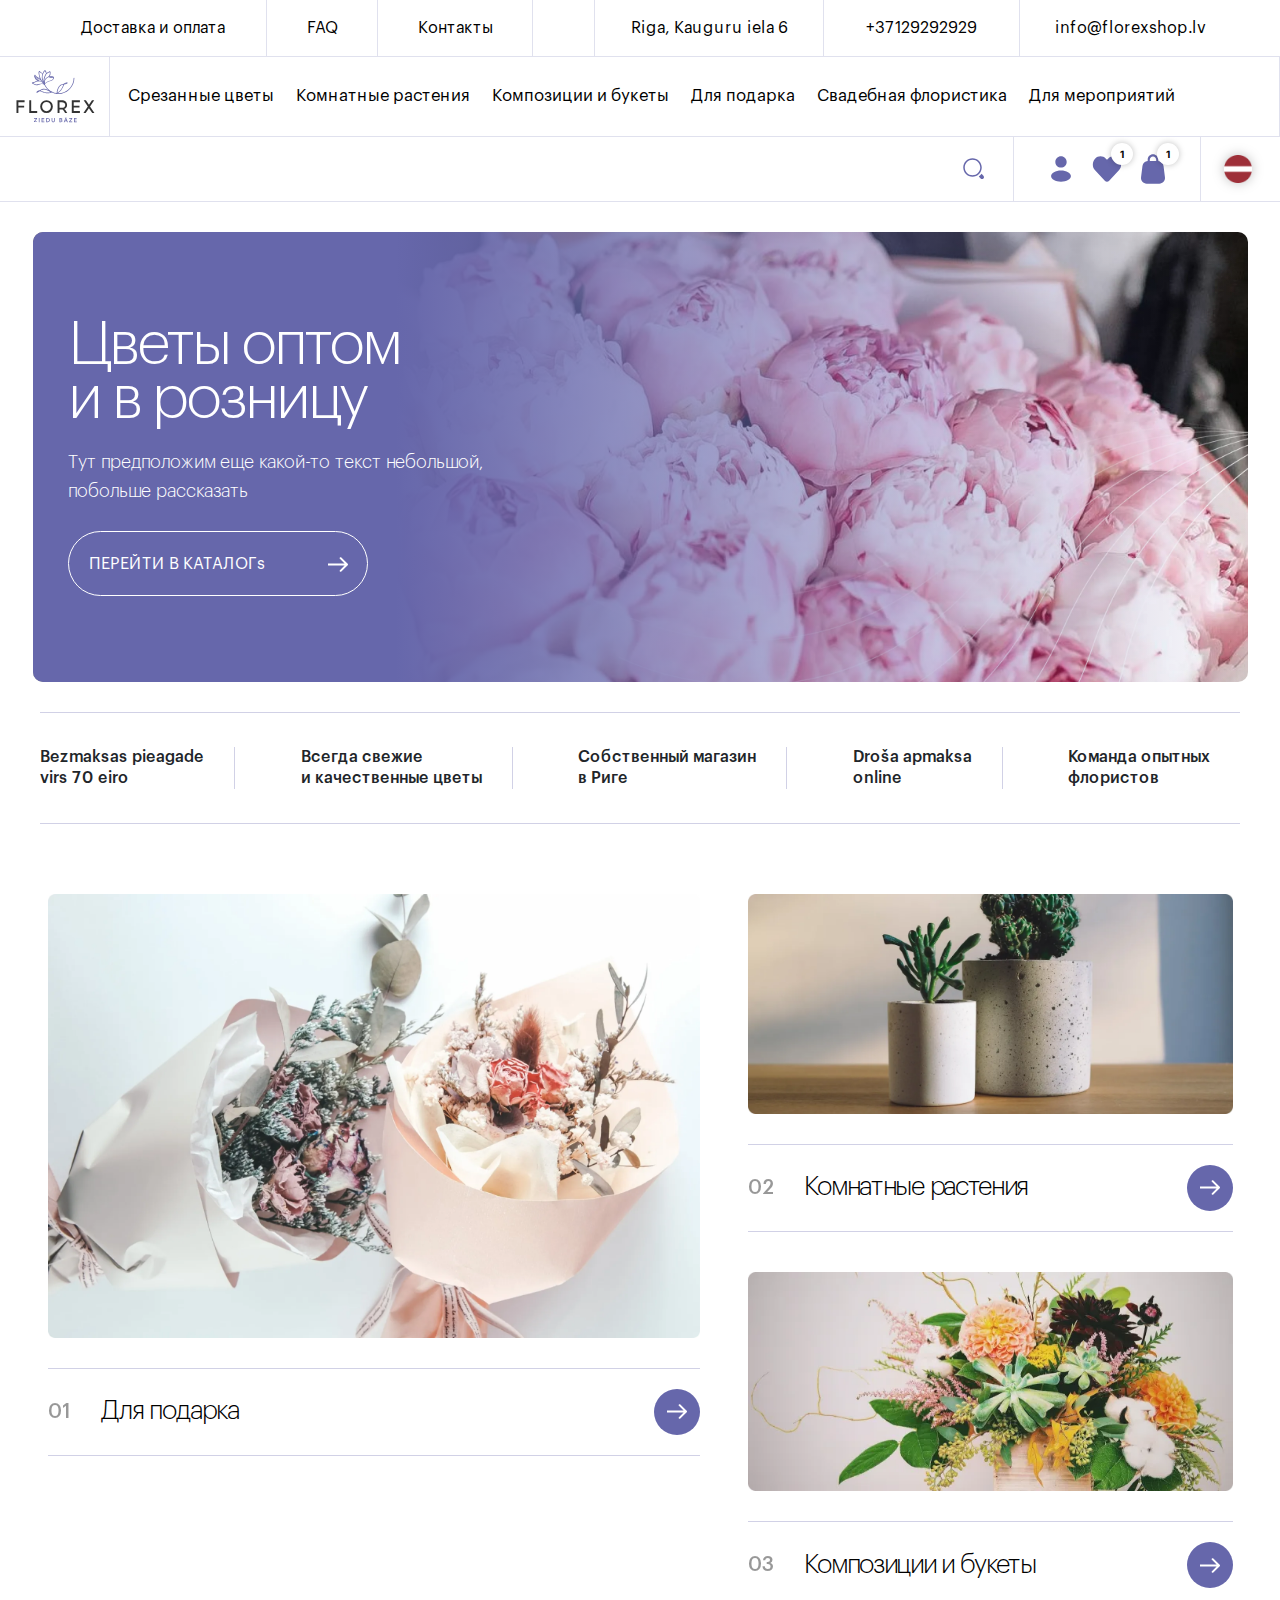
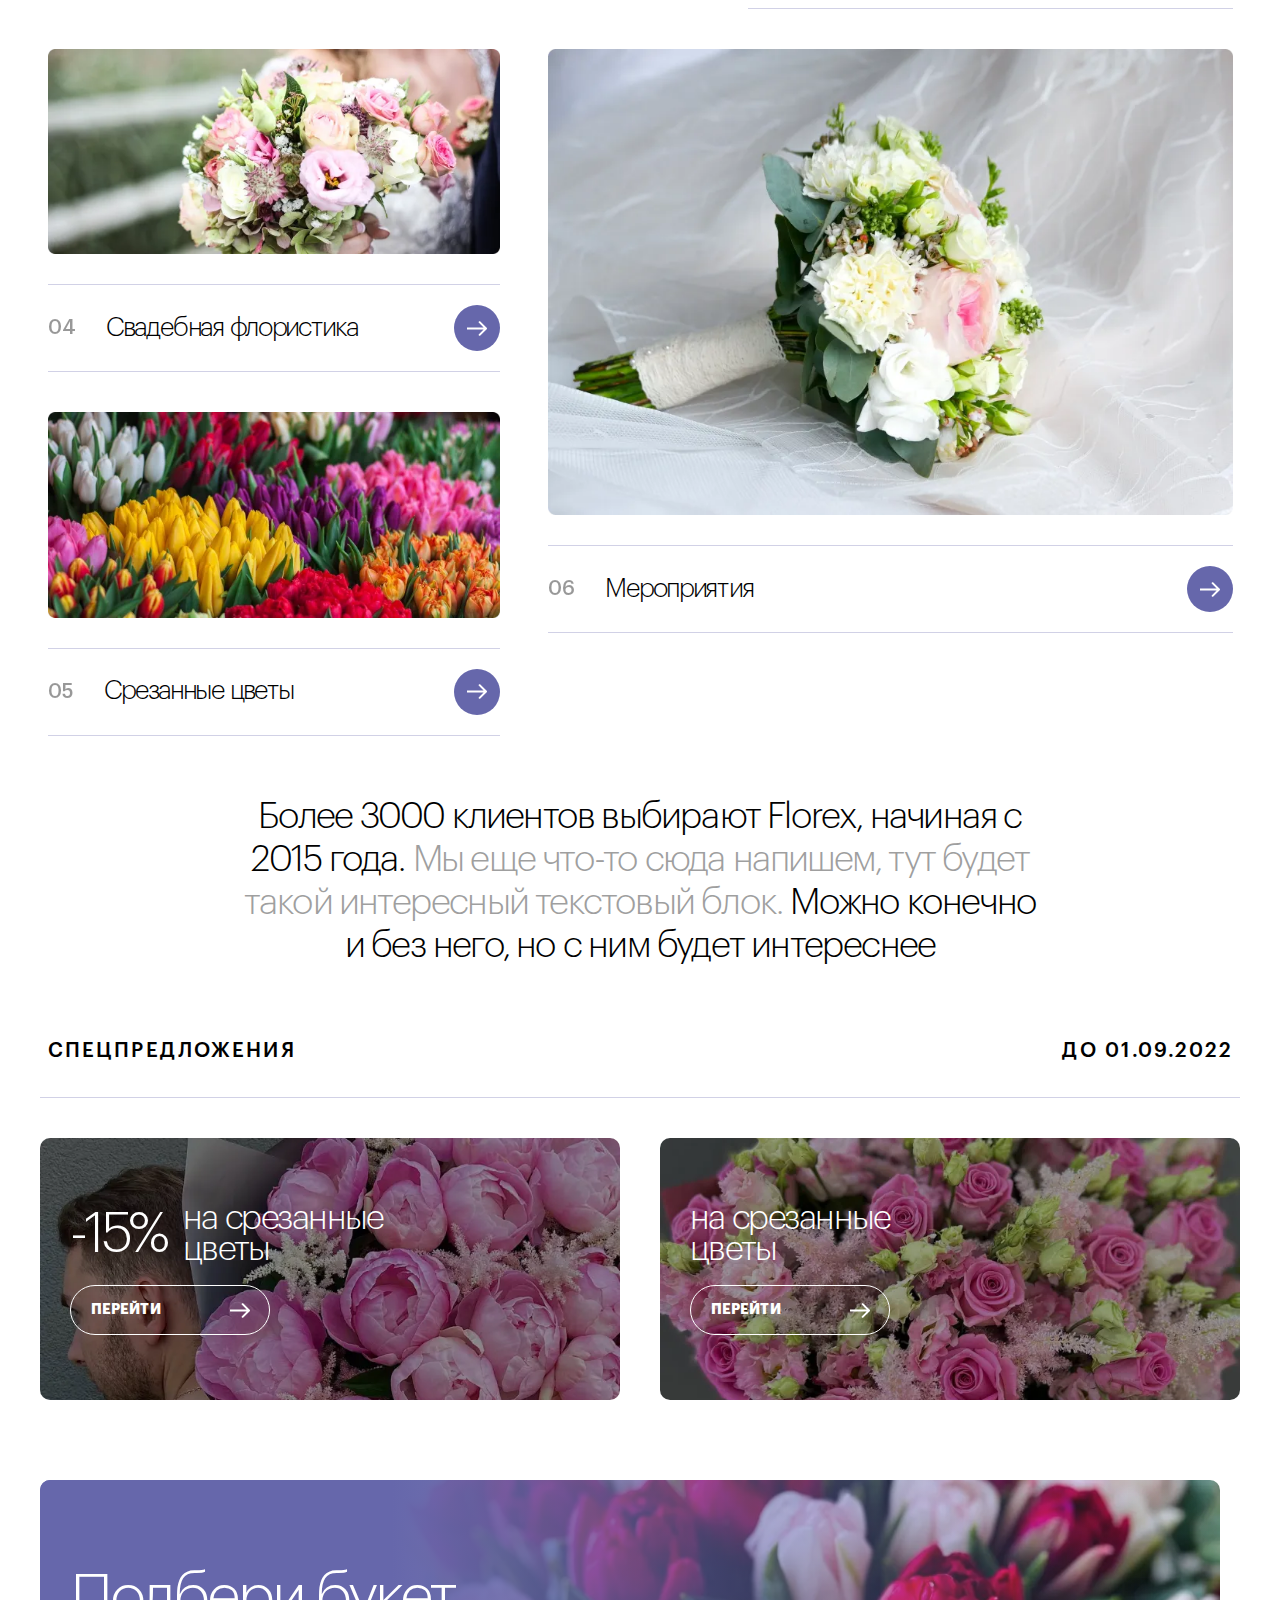
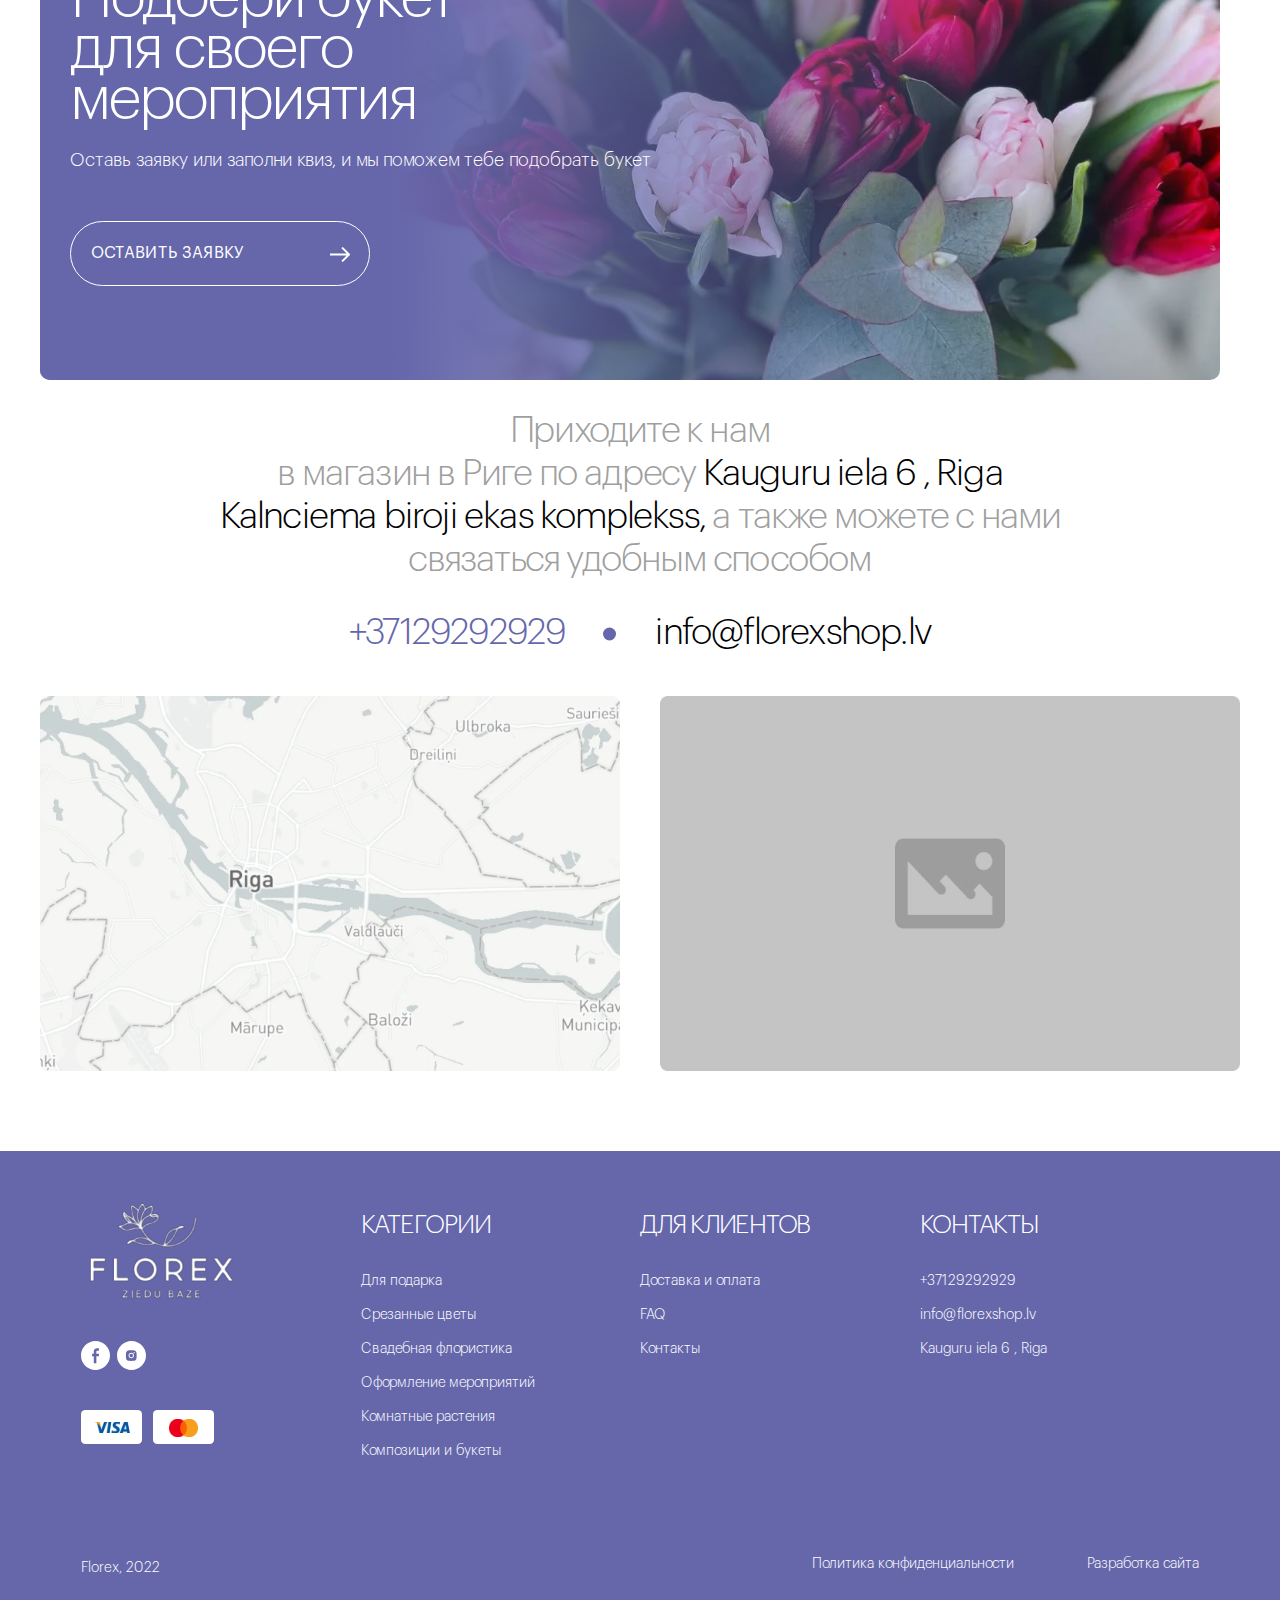
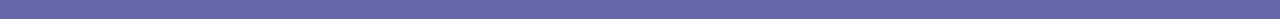
<file: index.html>
<!doctype html>
<html lang="en">

<head>
  <meta charset="utf-8">
  <meta name="viewport" content="width=device-width, initial-scale=1">
  <title>Florex</title>
  <link rel="stylesheet" href="css/bootstrap.min.css">
  <link rel="stylesheet" href="css/swiper-bundle.min.css">
  <link rel="stylesheet" href="css/ion.rangeSlider.min.css">
  <link rel="stylesheet" href="css/main.css">
  <link rel="stylesheet" href="css/responsive.css">
</head>

<body>
  <!-- ======================== -->
  <!-- ======================== -->
  <!-- ======================== -->
  <header>
    <div class="nav__top d-none d-lg-block">
      <nav class="navbar navbar-expand-lg p-0 h-100">
        <div class="container-fluid">
          <button class="navbar-toggler" type="button" data-bs-toggle="collapse" data-bs-target="#navbarNavDropdown"
            aria-controls="navbarNavDropdown" aria-expanded="false" aria-label="Toggle navigation">
            <span class="navbar-toggler-icon"></span>
          </button>
          <div class="collapse navbar-collapse justify-content-between align-items-center" id="navbarNavDropdown">
            <ul class="navbar-nav w-100 d-flex justify-content-between">
              <div class="d-flex align-items-center">
                <li class="nav-item">
                  <a class="nav-link" href="cart_01.html">Доставка и оплата</a>
                </li>
                <li class="nav-item">
                  <a class="nav-link" href="#">FAQ</a>
                </li>
                <li class="nav-item">
                  <a class="nav-link" href="../contact_404/contact.html">Контакты</a>
                </li>
              </div>
              <div class="w-100 d-none">
                <form class="position-relative h-100" role="search">
                  <input class="form-control bg-transparent me-2 h-100 w-100 shadow-none" type="search"
                    placeholder="Поиск по каталогу..." aria-label="Search">
                  <button class="btn position-absolute" type="submit">
                    <svg width="25" height="25" viewBox="0 0 25 25" xmlns="http://www.w3.org/2000/svg">
                      <path fill-rule="evenodd" clip-rule="evenodd"
                        d="M19.0104 10.9377C19.0104 15.3962 15.396 19.0106 10.9375 19.0106C6.47893 19.0106 2.86456 15.3962 2.86456 10.9377C2.86456 6.47911 6.47893 2.86475 10.9375 2.86475C15.396 2.86475 19.0104 6.47911 19.0104 10.9377ZM10.9375 20.5731C16.259 20.5731 20.5729 16.2592 20.5729 10.9377C20.5729 5.61617 16.259 1.30225 10.9375 1.30225C5.61599 1.30225 1.30206 5.61617 1.30206 10.9377C1.30206 16.2592 5.61599 20.5731 10.9375 20.5731ZM22.3142 22.3144C21.511 23.1176 20.2087 23.1176 19.4055 22.3144L17.4545 20.3635C18.5901 19.5768 19.5767 18.5903 20.3633 17.4547L22.3142 19.4056C23.1175 20.2089 23.1175 21.5112 22.3142 22.3144Z" />
                    </svg>

                  </button>
                </form>
              </div>



              <div class="right d-flex align-items-center">
                <li class="nav-item">
                  <a class="nav-link " href="#">Riga, Kauguru iela 6</a>
                </li>
                <li class="nav-item">
                  <a class="nav-link" href="#">+37129292929</a>
                </li>
                <li class="nav-item">
                  <a class="nav-link" href="#">info@florexshop.lv</a>
                </li>
              </div>

            </ul>

          </div>
        </div>
      </nav>
    </div>
    <div class="nav__bottom d-none d-lg-block">
      <nav class="navbar navbar-expand-lg h-100 p-0 flex-column">
        <div class="container-fluid h-100">
          <a class="navbar-brand p-0 m-0 h-100" href="index.html">
            <img src="images/logo.svg" alt="">
          </a>
          <button class="navbar-toggler" type="button" data-bs-toggle="collapse"
            data-bs-target="#navbarSupportedContent" aria-controls="navbarSupportedContent" aria-expanded="false"
            aria-label="Toggle navigation">
            <span class="navbar-toggler-icon"></span>
          </button>
          <div class="collapse navbar-collapse h-100" id="navbarSupportedContent">
            <ul class="navbar-nav mb-2 mb-lg-0 h-100 align-items-center">
              <li class="nav-item">
                <a class="nav-link" href="#">Срезанные цветы</a>
              </li>
              <li class="nav-item">
                <a class="nav-link" href="#">Комнатные растения</a>
              </li>
              <li class="nav-item">
                <a class="nav-link" href="#">Композиции и букеты</a>
              </li>
              <li class="nav-item">
                <a class="nav-link" href="#">Для подарка</a>
              </li>
              <li class="nav-item">
                <a class="nav-link" href="#">Свадебная флористика</a>
              </li>
              <li class="nav-item">
                <a class="nav-link pe-0" href="#">Для мероприятий</a>
              </li>
            </ul>
            <ul class="search__bar">
              <li><a href="#">
                  <svg width="34" height="34" viewBox="0 0 34 34" fill="none" xmlns="http://www.w3.org/2000/svg">
                    <path fill-rule="evenodd" clip-rule="evenodd"
                      d="M25.8542 14.8752C25.8542 20.9388 20.9386 25.8543 14.875 25.8543C8.81138 25.8543 3.89584 20.9388 3.89584 14.8752C3.89584 8.81154 8.81138 3.896 14.875 3.896C20.9386 3.896 25.8542 8.81154 25.8542 14.8752ZM14.875 27.9793C22.1122 27.9793 27.9792 22.1124 27.9792 14.8752C27.9792 7.63793 22.1122 1.771 14.875 1.771C7.63778 1.771 1.77084 7.63793 1.77084 14.8752C1.77084 22.1124 7.63778 27.9793 14.875 27.9793ZM30.3474 30.3475C29.255 31.4399 27.4839 31.4399 26.3915 30.3475L23.7382 27.6943C25.2826 26.6244 26.6243 25.2827 27.6941 23.7383L30.3474 26.3916C31.4398 27.484 31.4398 29.2551 30.3474 30.3475Z"
                      fill="#6667AB" />
                  </svg>
                </a>
                <input type="text" class="form-control" placeholder="Search">
              </li>
            </ul>
            <ul class="shopping__bar">
              <li class="buy__bar">
                <a href="#">
                  <svg width="34" height="34" viewBox="0 0 34 34" fill="none" xmlns="http://www.w3.org/2000/svg">
                    <path fill-rule="evenodd" clip-rule="evenodd"
                      d="M17 15.5833C20.1296 15.5833 22.6667 13.0463 22.6667 9.91667C22.6667 6.78705 20.1296 4.25 17 4.25C13.8704 4.25 11.3333 6.78705 11.3333 9.91667C11.3333 13.0463 13.8704 15.5833 17 15.5833ZM17 29.75C22.4768 29.75 26.9167 27.2129 26.9167 24.0833C26.9167 20.9537 22.4768 18.4167 17 18.4167C11.5232 18.4167 7.08334 20.9537 7.08334 24.0833C7.08334 27.2129 11.5232 29.75 17 29.75Z"
                      fill="#6667AB" />
                  </svg>
                  <div class="add__number d-none">1</div>
                </a>
              </li>
              <li class="buy__bar">
                <a href="#" type="button" data-bs-toggle="modal" data-bs-target="#exampleModal">
                  <svg width="34" height="34" viewBox="0 0 34 34" fill="none" xmlns="http://www.w3.org/2000/svg">
                    <path
                      d="M18.0838 6.66157L17 7.82598L15.9162 6.66158C12.9233 3.44614 8.07089 3.44614 5.07801 6.66157C2.08512 9.877 2.08512 15.0902 5.078 18.3057L14.8324 28.7854C16.0295 30.0715 17.9705 30.0715 19.1676 28.7854L28.922 18.3057C31.9149 15.0902 31.9149 9.877 28.922 6.66157C25.9291 3.44614 21.0767 3.44614 18.0838 6.66157Z"
                      fill="#6667AB" />
                  </svg>
                  <div class="add__number">1</div>
                </a>
              </li>
              <li class="buy__bar me-0">
                <a href="#" type="button" data-bs-toggle="offcanvas" data-bs-target="#offcanvasRight"
                  aria-controls="offcanvasRight">
                  <svg width="34" height="34" viewBox="0 0 34 34" fill="none" xmlns="http://www.w3.org/2000/svg">
                    <path fill-rule="evenodd" clip-rule="evenodd"
                      d="M17 2.30225C14.066 2.30225 11.6875 4.68073 11.6875 7.61475V9.04526C9.00675 9.23221 6.80075 11.2922 6.46288 13.9952L5.04621 25.3285C4.62344 28.7107 7.26063 31.6981 10.6691 31.6981H23.3309C26.7394 31.6981 29.3766 28.7107 28.9538 25.3285L27.5372 13.9952C27.1993 11.2922 24.9933 9.23221 22.3125 9.04526V7.61475C22.3125 4.68073 19.934 2.30225 17 2.30225ZM20.1875 9.03141V7.61475C20.1875 5.85434 18.7604 4.42725 17 4.42725C15.2396 4.42725 13.8125 5.85434 13.8125 7.61475V9.03141H20.1875Z"
                      fill="#6667AB" />
                  </svg>
                  <div class="add__number">1</div>
                </a>
              </li>
            </ul>
            <ul class="flag__bar">
              <li>
                <div class="dropdown border-0 shadow-none">
                  <a class="btn dropdown-toggle  border-0 shadow-none d-flex align-items-center" href="#" role="button"
                    data-bs-toggle="dropdown" aria-expanded="false">
                    <div class="dropdown__img"><img class="w-100" src="images/flag_Latvian.png" alt=""></div>
                    <div class="dropdown__text">Latviski</div>
                  </a>

                  <ul class="dropdown-menu">
                    <li>
                      <a class="dropdown-item" href="#">
                        <div class="dropdown__img"><img class="w-100" src="images/Russian.png" alt=""></div>
                        <div class="dropdown__text">Russian</div>
                      </a>
                    </li>
                    <li>
                      <a class="dropdown-item" href="#">
                        <div class="dropdown__img"><img class="w-100" src="images/Germany.png" alt=""></div>
                        <div class="dropdown__text">Germany</div>
                      </a>
                    </li>
                    <li>
                      <a class="dropdown-item" href="#">
                        <div class="dropdown__img"><img class="w-100" src="images/Spain.png" alt=""></div>
                        <div class="dropdown__text">Spain</div>
                      </a>
                    </li>
                  </ul>
                </div>
                </a>
              </li>
            </ul>
          </div>
        </div>

      </nav>
    </div>
    <!-- END HEADER NEXT LINE  -->
    <div class="spearte__header nav__bottom h-auto justify-content-end align-items-center">
      <ul class="search__bar py-4 pe-5 h-100">
        <li><a href="#" class="field">
            <svg width="34" height="34" viewBox="0 0 34 34" fill="none" xmlns="http://www.w3.org/2000/svg">
              <path fill-rule="evenodd" clip-rule="evenodd"
                d="M25.8542 14.8752C25.8542 20.9388 20.9386 25.8543 14.875 25.8543C8.81138 25.8543 3.89584 20.9388 3.89584 14.8752C3.89584 8.81154 8.81138 3.896 14.875 3.896C20.9386 3.896 25.8542 8.81154 25.8542 14.8752ZM14.875 27.9793C22.1122 27.9793 27.9792 22.1124 27.9792 14.8752C27.9792 7.63793 22.1122 1.771 14.875 1.771C7.63778 1.771 1.77084 7.63793 1.77084 14.8752C1.77084 22.1124 7.63778 27.9793 14.875 27.9793ZM30.3474 30.3475C29.255 31.4399 27.4839 31.4399 26.3915 30.3475L23.7382 27.6943C25.2826 26.6244 26.6243 25.2827 27.6941 23.7383L30.3474 26.3916C31.4398 27.484 31.4398 29.2551 30.3474 30.3475Z"
                fill="#6667AB" />
            </svg>
          </a>

          <input type="text" class="form-control" placeholder="Search">
        </li>
      </ul>
      <ul class="shopping__bar py-4 px-5 w-auto">
        <li class="buy__bar">
          <a href="#">
            <svg width="34" height="34" viewBox="0 0 34 34" fill="none" xmlns="http://www.w3.org/2000/svg">
              <path fill-rule="evenodd" clip-rule="evenodd"
                d="M17 15.5833C20.1296 15.5833 22.6667 13.0463 22.6667 9.91667C22.6667 6.78705 20.1296 4.25 17 4.25C13.8704 4.25 11.3333 6.78705 11.3333 9.91667C11.3333 13.0463 13.8704 15.5833 17 15.5833ZM17 29.75C22.4768 29.75 26.9167 27.2129 26.9167 24.0833C26.9167 20.9537 22.4768 18.4167 17 18.4167C11.5232 18.4167 7.08334 20.9537 7.08334 24.0833C7.08334 27.2129 11.5232 29.75 17 29.75Z"
                fill="#6667AB" />
            </svg>
            <div class="add__number d-none">1</div>
          </a>
        </li>
        <li class="buy__bar">
          <a href="#" type="button" data-bs-toggle="modal" data-bs-target="#exampleModal">
            <svg width="34" height="34" viewBox="0 0 34 34" fill="none" xmlns="http://www.w3.org/2000/svg">
              <path
                d="M18.0838 6.66157L17 7.82598L15.9162 6.66158C12.9233 3.44614 8.07089 3.44614 5.07801 6.66157C2.08512 9.877 2.08512 15.0902 5.078 18.3057L14.8324 28.7854C16.0295 30.0715 17.9705 30.0715 19.1676 28.7854L28.922 18.3057C31.9149 15.0902 31.9149 9.877 28.922 6.66157C25.9291 3.44614 21.0767 3.44614 18.0838 6.66157Z"
                fill="#6667AB" />
            </svg>
            <div class="add__number">1</div>
          </a>
        </li>
        <li class="buy__bar me-0">
          <a href="#" type="button" data-bs-toggle="offcanvas" data-bs-target="#offcanvasRight"
            aria-controls="offcanvasRight">
            <svg width="34" height="34" viewBox="0 0 34 34" fill="none" xmlns="http://www.w3.org/2000/svg">
              <path fill-rule="evenodd" clip-rule="evenodd"
                d="M17 2.30225C14.066 2.30225 11.6875 4.68073 11.6875 7.61475V9.04526C9.00675 9.23221 6.80075 11.2922 6.46288 13.9952L5.04621 25.3285C4.62344 28.7107 7.26063 31.6981 10.6691 31.6981H23.3309C26.7394 31.6981 29.3766 28.7107 28.9538 25.3285L27.5372 13.9952C27.1993 11.2922 24.9933 9.23221 22.3125 9.04526V7.61475C22.3125 4.68073 19.934 2.30225 17 2.30225ZM20.1875 9.03141V7.61475C20.1875 5.85434 18.7604 4.42725 17 4.42725C15.2396 4.42725 13.8125 5.85434 13.8125 7.61475V9.03141H20.1875Z"
                fill="#6667AB" />
            </svg>
            <div class="add__number">1</div>
          </a>
        </li>
      </ul>
      <ul class="flag__bar ms-4 me-0">
        <li>
          <div class="dropdown border-0 shadow-none">
            <a class="btn dropdown-toggle  border-0 shadow-none d-flex align-items-center" href="#" role="button"
              data-bs-toggle="dropdown" aria-expanded="false">
              <div class="dropdown__img"><img class="w-100" src="images/flag_Latvian.png" alt=""></div>
              <div class="dropdown__text">Latviski</div>
            </a>

            <ul class="dropdown-menu">
              <li>
                <a class="dropdown-item" href="#">
                  <div class="dropdown__img"><img class="w-100" src="images/Russian.png" alt=""></div>
                  <div class="dropdown__text">Russian</div>
                </a>
              </li>
              <li>
                <a class="dropdown-item" href="#">
                  <div class="dropdown__img"><img class="w-100" src="images/Germany.png" alt=""></div>
                  <div class="dropdown__text">Germany</div>
                </a>
              </li>
              <li>
                <a class="dropdown-item" href="#">
                  <div class="dropdown__img"><img class="w-100" src="images/Spain.png" alt=""></div>
                  <div class="dropdown__text">Spain</div>
                </a>
              </li>
            </ul>
          </div>
          </a>
        </li>
      </ul>
    </div>
    <!-- MOBO VIEW  -->
    <div class="d-block d-lg-none h-100 mobile">
      <div class="mobo bg-white h-100 d-flex align-items-center justify-content-between">
        <div class="h-100">
          <a class="brand p-0 m-0 h-100" href="index.html">
            <img src="images/logo.svg" alt="">
          </a>
        </div>
        <div class="small__menu">
          <a class="btn border-0 rounded-0" data-bs-toggle="offcanvas" href="#offcanvasExample" role="button"
            aria-controls="offcanvasExample">
            <img src="images/menu.svg" alt="">
          </a>
        </div>
        <div class="mobo__shopping">
          <ul class="shopping__bar">
            <li class="buy__bar">
              <a href="#">
                <svg width="34" height="34" viewBox="0 0 34 34" fill="none" xmlns="http://www.w3.org/2000/svg">
                  <path fill-rule="evenodd" clip-rule="evenodd"
                    d="M17 15.5833C20.1296 15.5833 22.6667 13.0463 22.6667 9.91667C22.6667 6.78705 20.1296 4.25 17 4.25C13.8704 4.25 11.3333 6.78705 11.3333 9.91667C11.3333 13.0463 13.8704 15.5833 17 15.5833ZM17 29.75C22.4768 29.75 26.9167 27.2129 26.9167 24.0833C26.9167 20.9537 22.4768 18.4167 17 18.4167C11.5232 18.4167 7.08334 20.9537 7.08334 24.0833C7.08334 27.2129 11.5232 29.75 17 29.75Z"
                    fill="#6667AB" />
                </svg>
              </a>
            </li>
            <li class="buy__bar">
              <a href="#" type="button" data-bs-toggle="modal" data-bs-target="#exampleModal">
                <svg width="34" height="34" viewBox="0 0 34 34" fill="none" xmlns="http://www.w3.org/2000/svg">
                  <path
                    d="M18.0838 6.66157L17 7.82598L15.9162 6.66158C12.9233 3.44614 8.07089 3.44614 5.07801 6.66157C2.08512 9.877 2.08512 15.0902 5.078 18.3057L14.8324 28.7854C16.0295 30.0715 17.9705 30.0715 19.1676 28.7854L28.922 18.3057C31.9149 15.0902 31.9149 9.877 28.922 6.66157C25.9291 3.44614 21.0767 3.44614 18.0838 6.66157Z"
                    fill="#6667AB" />
                </svg>
                <div class="add__number">1</div>
              </a>
            </li>
            <li class="buy__bar ">
              <a href="#" type="button" data-bs-toggle="offcanvas" data-bs-target="#offcanvasRight"
                aria-controls="offcanvasRight">
                <svg width="34" height="34" viewBox="0 0 34 34" fill="none" xmlns="http://www.w3.org/2000/svg">
                  <path fill-rule="evenodd" clip-rule="evenodd"
                    d="M17 2.30225C14.066 2.30225 11.6875 4.68073 11.6875 7.61475V9.04526C9.00675 9.23221 6.80075 11.2922 6.46288 13.9952L5.04621 25.3285C4.62344 28.7107 7.26063 31.6981 10.6691 31.6981H23.3309C26.7394 31.6981 29.3766 28.7107 28.9538 25.3285L27.5372 13.9952C27.1993 11.2922 24.9933 9.23221 22.3125 9.04526V7.61475C22.3125 4.68073 19.934 2.30225 17 2.30225ZM20.1875 9.03141V7.61475C20.1875 5.85434 18.7604 4.42725 17 4.42725C15.2396 4.42725 13.8125 5.85434 13.8125 7.61475V9.03141H20.1875Z"
                    fill="#6667AB" />
                </svg>
                <div class="add__number">1</div>
              </a>
            </li>
          </ul>
        </div>
      </div>
      <div class="offcanvas offcanvas-start w-100" tabindex="-1" id="offcanvasExample"
        aria-labelledby="offcanvasExampleLabel">
        <div class="offcanvas-header">
          <button type="button" class="btn-close ms-auto shadow-none" data-bs-dismiss="offcanvas"
            aria-label="Close"></button>
        </div>
        <div class="offcanvas-body">
          <form class="d-flex position-relative serach__menu" role="search">
            <input class="form-control me-2 searchField shadow-none" type="search" placeholder="Поиск"
              aria-label="Search">
            <button class="btn position-absolute btn-close shadow-none" type="submit"></button>
            <ul class="menuSearch">
              <li class="media">
                <div class="img">
                  <img src="images/gallery_01.png" alt="">
                </div>
                <div class="media-body">
                  <p>Сезонное предложение </p>
                  <p>PINK ORCHID</p>
                </div>
              </li>
              <li class="media">
                <div class="img">
                  <img src="images/gallery_01.png" alt="">
                </div>
                <div class="media-body">
                  <p>Сезонное предложение </p>
                  <p>Red ORCHID</p>
                </div>
              </li>
              <li class="media">
                <div class="img">
                  <img src="images/gallery_01.png" alt="">
                </div>
                <div class="media-body">
                  <p>Сезонное предложение </p>
                  <p>Brown ORCHID</p>
                </div>
              </li>
            </ul>
          </form>
          <ul class="menu">
            <li><a href="#">Срезанные цветы</a></li>
            <li><a href="#">kомнатные растения</a></li>
            <li><a href="#">Композиции и букеты</a></li>
            <li><a href="#">Для подарка</a></li>
            <li><a href="#">Свадебная флористика</a></li>
            <li><a href="#">Для мероприятий</a></li>
          </ul>
          <ul class="menu">
            <li><a href="#">Доставка и оплата</a></li>
            <li><a href="#">FAQ</a></li>
            <li><a href="#">Контакты</a></li>
          </ul>
          <ul class="menu">
            <li><a href="#">Riga, Kauguru iela 6</a></li>
            <li><a href="#">+37129292929</a></li>
            <li><a href="#">info@florexshop.lv</a></li>
          </ul>
          <ul class="flag">
            <li class="d-flex align-items-center">
              <div class="flag__img"><img class="w-100" src="images/flag_Latvian.png" alt=""></div>
              <div class="flag__text">Latviski</div>
            </li>
          </ul>


        </div>

      </div>
  </header>
  <div class="offcanvas carty offcanvas-end" tabindex="-1" id="offcanvasRight" aria-labelledby="offcanvasRightLabel">
    <div class="offcanvas-header">
      <button type="button" class="btn-close text-white m-0" data-bs-dismiss="offcanvas" aria-label="Close"></button>

      <h5 class="offcanvas-title" id="offcanvasRightLabel">Tavs iepirkumu grozs</h5>
    </div>
    <div class="offcanvas-body">
      <div class="total__items row justify-content-between ">
        <div>
          <div class="items__layouts bb__line">
            <div class="items__layouts_dele">
              <a href="#">
                <svg width="16" height="20" viewBox="0 0 16 20" fill="none" xmlns="http://www.w3.org/2000/svg">
                  <path fill-rule="evenodd" clip-rule="evenodd"
                    d="M5.40627 0.890599C5.7772 0.334202 6.40166 0 7.07037 0H8.92963C9.59834 0 10.2228 0.334202 10.5937 0.8906L11.5 2.25H15.25C15.6642 2.25 16 2.58579 16 3C16 3.41421 15.6642 3.75 15.25 3.75H0.75C0.335786 3.75 0 3.41421 0 3C0 2.58579 0.335786 2.25 0.75 2.25H4.5L5.40627 0.890599ZM11 20H5C2.79086 20 1 18.2091 1 16V5H15V16C15 18.2091 13.2091 20 11 20ZM6 8.25C6.41421 8.25 6.75 8.58579 6.75 9V16C6.75 16.4142 6.41421 16.75 6 16.75C5.58579 16.75 5.25 16.4142 5.25 16L5.25 9C5.25 8.58579 5.58579 8.25 6 8.25ZM10 8.25C10.4142 8.25 10.75 8.58579 10.75 9V16C10.75 16.4142 10.4142 16.75 10 16.75C9.58579 16.75 9.25 16.4142 9.25 16V9C9.25 8.58579 9.58579 8.25 10 8.25Z"
                    fill="#6667AB" />
                </svg>
              </a>

            </div>
            <div class="items__layouts_img">
              <img class="w-100" src="images/demo__pro.png" alt="">
            </div>
            <div class="items__layouts_tittle d-flex flex-column h-100">
              <div class="items__layouts_tittle_name">Сезонное предложение
                PINK ORCHID</div>
              <div class="items__layouts_prize ms-0 d-none">
                <div class="items__layouts_tittle_name">€30.00</div>
              </div>
            </div>
            <div class="items__layouts_prize">
              <div class="items__layouts_tittle_name">€30.00</div>
            </div>


          </div>
          <div class="items__layouts bb__line">
            <div class="items__layouts_dele">
              <a href="#">
                <svg width="16" height="20" viewBox="0 0 16 20" fill="none" xmlns="http://www.w3.org/2000/svg">
                  <path fill-rule="evenodd" clip-rule="evenodd"
                    d="M5.40627 0.890599C5.7772 0.334202 6.40166 0 7.07037 0H8.92963C9.59834 0 10.2228 0.334202 10.5937 0.8906L11.5 2.25H15.25C15.6642 2.25 16 2.58579 16 3C16 3.41421 15.6642 3.75 15.25 3.75H0.75C0.335786 3.75 0 3.41421 0 3C0 2.58579 0.335786 2.25 0.75 2.25H4.5L5.40627 0.890599ZM11 20H5C2.79086 20 1 18.2091 1 16V5H15V16C15 18.2091 13.2091 20 11 20ZM6 8.25C6.41421 8.25 6.75 8.58579 6.75 9V16C6.75 16.4142 6.41421 16.75 6 16.75C5.58579 16.75 5.25 16.4142 5.25 16L5.25 9C5.25 8.58579 5.58579 8.25 6 8.25ZM10 8.25C10.4142 8.25 10.75 8.58579 10.75 9V16C10.75 16.4142 10.4142 16.75 10 16.75C9.58579 16.75 9.25 16.4142 9.25 16V9C9.25 8.58579 9.58579 8.25 10 8.25Z"
                    fill="#6667AB" />
                </svg>
              </a>

            </div>
            <div class="items__layouts_img">
              <img class="w-100" src="images/demo__pro.png" alt="">
            </div>
            <div class="items__layouts_tittle d-flex flex-column h-100">
              <div class="items__layouts_tittle_name">Сезонное предложение
                PINK ORCHID</div>
              <div class="items__layouts_prize ms-0 d-none">
                <div class="items__layouts_tittle_name">€30.00</div>
              </div>
            </div>
            <div class="items__layouts_prize">
              <div class="items__layouts_tittle_name">€30.00</div>
            </div>


          </div>
          <div class="items__layouts bb__line">
            <div class="items__layouts_dele">
              <a href="#">
                <svg width="16" height="20" viewBox="0 0 16 20" fill="none" xmlns="http://www.w3.org/2000/svg">
                  <path fill-rule="evenodd" clip-rule="evenodd"
                    d="M5.40627 0.890599C5.7772 0.334202 6.40166 0 7.07037 0H8.92963C9.59834 0 10.2228 0.334202 10.5937 0.8906L11.5 2.25H15.25C15.6642 2.25 16 2.58579 16 3C16 3.41421 15.6642 3.75 15.25 3.75H0.75C0.335786 3.75 0 3.41421 0 3C0 2.58579 0.335786 2.25 0.75 2.25H4.5L5.40627 0.890599ZM11 20H5C2.79086 20 1 18.2091 1 16V5H15V16C15 18.2091 13.2091 20 11 20ZM6 8.25C6.41421 8.25 6.75 8.58579 6.75 9V16C6.75 16.4142 6.41421 16.75 6 16.75C5.58579 16.75 5.25 16.4142 5.25 16L5.25 9C5.25 8.58579 5.58579 8.25 6 8.25ZM10 8.25C10.4142 8.25 10.75 8.58579 10.75 9V16C10.75 16.4142 10.4142 16.75 10 16.75C9.58579 16.75 9.25 16.4142 9.25 16V9C9.25 8.58579 9.58579 8.25 10 8.25Z"
                    fill="#6667AB" />
                </svg>
              </a>

            </div>
            <div class="items__layouts_img">
              <img class="w-100" src="images/demo__pro.png" alt="">
            </div>
            <div class="items__layouts_tittle d-flex flex-column h-100">
              <div class="items__layouts_tittle_name">Сезонное предложение
                PINK ORCHID</div>
              <div class="items__layouts_prize ms-0 d-none">
                <div class="items__layouts_tittle_name">€30.00</div>
              </div>
            </div>
            <div class="items__layouts_prize">
              <div class="items__layouts_tittle_name">€30.00</div>
            </div>


          </div>
        </div>
        <div class="total__bill_amount bb__line">
          <div class="total__bill_amount_head">Kopsumma</div>
          <div class="total__bill_amount_prize">€120.00</div>
        </div>
        <div class="total__bill_btns">
          <a href="#" class="total__bill_btn">ОТКРЫТЬ КОРЗИНУ</a>
          <a href="#" class="total__bill_btn outline">ОТКРЫТЬ КОРЗИНУ</a>
        </div>
      </div>
    </div>
  </div>
  <!-- MOADAL -->
  <div class="modal fade" id="exampleModal" tabindex="-1" aria-labelledby="exampleModalLabel" aria-hidden="true">
    <div class="modal-dialog">
      <div class="modal-content">
        <div class="modal-header">
          <button type="button" class="btn shadow-none ms-auto" data-bs-dismiss="modal" aria-label="Close">
            <svg width="28" height="27" viewBox="0 0 28 27" fill="none" xmlns="http://www.w3.org/2000/svg">
              <path d="M1.50913 1L26.71 26.2009M1 26.2009L26.2009 1" stroke="#6667AB" />
            </svg>

          </button>
        </div>
        <div class="modal-body">
          <h3>Ссылка скопирована <br>
            в буфер обмена</h3>
          <p>
            www.florexshop.lv/category/offers/pink-orchid
          </p>
          <div class="product__item_add d-flex justify-content-center mb-md-5 pb-5">
            <a href="#" class="product__item_add_btn mx-auto">
              СКОПИРОВАТЬ ЕЩЕ РАЗ
            </a>
          </div>
        </div>

      </div>
    </div>
  </div>
  <!-- ======================== -->
  <!-- ======================== -->
  <!-- ======================== -->
  <!-- ======================== -->
  <section class="hero">
    <div class="container-fluid my__container">
      <div class="row">
        <div class="col-12 mx-auto px-0 mobo">
          <div class="hero__layout">
            <div class="hero__layer">
              <div class="col-xl-7 col-md-9">
                <h2 class="hero__tittle">
                  Цветы оптом <br class="d-none d-lg-block">
                  и в розницу
                </h2>
                <p class="hero__text">
                  Тут предположим еще какой-то текст небольшой, <br> побольше рассказать
                </p>
                <a href="#" class="hero__btn">
                  ПЕРЕЙТИ В КАТАЛОГs
                  <span>
                    <svg width="20" height="15" viewBox="0 0 20 15" fill="none" xmlns="http://www.w3.org/2000/svg">
                      <path
                        d="M19.7071 8.20711C20.0976 7.81658 20.0976 7.18342 19.7071 6.79289L13.3431 0.428932C12.9526 0.0384078 12.3195 0.0384078 11.9289 0.428932C11.5384 0.819457 11.5384 1.45262 11.9289 1.84315L17.5858 7.5L11.9289 13.1569C11.5384 13.5474 11.5384 14.1805 11.9289 14.5711C12.3195 14.9616 12.9526 14.9616 13.3431 14.5711L19.7071 8.20711ZM0 8.5H19V6.5H0V8.5Z"
                        fill="white" />
                    </svg>

                  </span>
                </a>
              </div>
            </div>
          </div>
        </div>
      </div>
    </div>
  </section>
  <!-- ======================== -->
  <!-- ======================== -->
  <!-- ======================== -->
  <!-- ======================== -->
  <section class="sub__cards">
    <div class="container-fluid my__container">
      <div class="row mx-0">
        <div class="col-12 mx-auto px-0">
          <div class="sub__cards__layout">
            <div class="sub__card ps-0">
              <div class="sub__card__img d-block d-lg-none">
                <svg width="34" height="34" viewBox="0 0 34 34" xmlns="http://www.w3.org/2000/svg">
                  <path
                    d="M30.2712 14.3896L29.7582 14.9368L30.2712 14.3896ZM26.3174 10.683L26.8304 10.1358L26.3174 10.683ZM8.5 5H14.1667V3.5H8.5V5ZM19.0833 9.91667V26.9167H20.5833V9.91667H19.0833ZM3.58333 21.25V9.91667H2.08333V21.25H3.58333ZM14.1667 5C16.8821 5 19.0833 7.20127 19.0833 9.91667H20.5833C20.5833 6.37284 17.7105 3.5 14.1667 3.5V5ZM8.5 3.5C4.95617 3.5 2.08333 6.37284 2.08333 9.91667H3.58333C3.58333 7.20127 5.7846 5 8.5 5V3.5ZM19.8333 10.6667H24.3796V9.16667H19.8333V10.6667ZM25.8044 11.2301L29.7582 14.9368L30.7841 13.8425L26.8304 10.1358L25.8044 11.2301ZM30.4167 16.4567V24.0833H31.9167V16.4567H30.4167ZM29.7582 14.9368C30.1783 15.3306 30.4167 15.8808 30.4167 16.4567H31.9167C31.9167 15.4662 31.5067 14.5199 30.7841 13.8425L29.7582 14.9368ZM28.3333 27.6667C30.3123 27.6667 31.9167 26.0624 31.9167 24.0833H30.4167C30.4167 25.2339 29.4839 26.1667 28.3333 26.1667V27.6667ZM24.3796 10.6667C24.9089 10.6667 25.4183 10.8681 25.8044 11.2301L26.8304 10.1358C26.1662 9.51318 25.2899 9.16667 24.3796 9.16667V10.6667ZM12 26.9167C12 28.0673 11.0673 29 9.91666 29V30.5C11.8957 30.5 13.5 28.8957 13.5 26.9167H12ZM9.91666 29C8.76607 29 7.83333 28.0673 7.83333 26.9167H6.33333C6.33333 28.8957 7.93764 30.5 9.91666 30.5V29ZM9.91666 24.8333C11.0673 24.8333 12 25.7661 12 26.9167H13.5C13.5 24.9376 11.8957 23.3333 9.91666 23.3333V24.8333ZM27.5833 26.9167C27.5833 28.0673 26.6506 29 25.5 29V30.5C27.479 30.5 29.0833 28.8957 29.0833 26.9167H27.5833ZM25.5 29C24.3494 29 23.4167 28.0673 23.4167 26.9167H21.9167C21.9167 28.8957 23.521 30.5 25.5 30.5V29ZM23.4167 26.9167C23.4167 25.7661 24.3494 24.8333 25.5 24.8333V23.3333C23.521 23.3333 21.9167 24.9376 21.9167 26.9167H23.4167ZM25.5 24.8333C26.6506 24.8333 27.5833 25.7661 27.5833 26.9167H29.0833C29.0833 24.9376 27.479 23.3333 25.5 23.3333V24.8333ZM19.8333 27.6667H22.6667V26.1667H19.8333V27.6667ZM7.83333 26.9167C7.83333 26.8726 7.83469 26.8289 7.83735 26.7857L6.3402 26.6934C6.33564 26.7673 6.33333 26.8418 6.33333 26.9167H7.83333ZM7.83735 26.7857C7.90454 25.6965 8.81009 24.8333 9.91666 24.8333V23.3333C8.0126 23.3333 6.45587 24.818 6.3402 26.6934L7.83735 26.7857ZM7.27499 26.013C5.15185 25.4688 3.58333 23.5416 3.58333 21.25H2.08333C2.08333 24.2432 4.13203 26.7559 6.90256 27.4661L7.27499 26.013ZM12.75 27.6667H19.8333V26.1667H12.75V27.6667Z" />
                </svg>
              </div>
              <div class="sub__card__tittle">
                Bezmaksas pieagade <br>
                virs 70 eiro
              </div>
            </div>
            <div class="sub__card ">
              <div class="sub__card__img d-block d-lg-none">
                <svg width="34" height="34" viewBox="0 0 34 34" xmlns="http://www.w3.org/2000/svg">
                  <path
                    d="M30.2712 14.3896L29.7582 14.9368L30.2712 14.3896ZM26.3174 10.683L26.8304 10.1358L26.3174 10.683ZM8.5 5H14.1667V3.5H8.5V5ZM19.0833 9.91667V26.9167H20.5833V9.91667H19.0833ZM3.58333 21.25V9.91667H2.08333V21.25H3.58333ZM14.1667 5C16.8821 5 19.0833 7.20127 19.0833 9.91667H20.5833C20.5833 6.37284 17.7105 3.5 14.1667 3.5V5ZM8.5 3.5C4.95617 3.5 2.08333 6.37284 2.08333 9.91667H3.58333C3.58333 7.20127 5.7846 5 8.5 5V3.5ZM19.8333 10.6667H24.3796V9.16667H19.8333V10.6667ZM25.8044 11.2301L29.7582 14.9368L30.7841 13.8425L26.8304 10.1358L25.8044 11.2301ZM30.4167 16.4567V24.0833H31.9167V16.4567H30.4167ZM29.7582 14.9368C30.1783 15.3306 30.4167 15.8808 30.4167 16.4567H31.9167C31.9167 15.4662 31.5067 14.5199 30.7841 13.8425L29.7582 14.9368ZM28.3333 27.6667C30.3123 27.6667 31.9167 26.0624 31.9167 24.0833H30.4167C30.4167 25.2339 29.4839 26.1667 28.3333 26.1667V27.6667ZM24.3796 10.6667C24.9089 10.6667 25.4183 10.8681 25.8044 11.2301L26.8304 10.1358C26.1662 9.51318 25.2899 9.16667 24.3796 9.16667V10.6667ZM12 26.9167C12 28.0673 11.0673 29 9.91666 29V30.5C11.8957 30.5 13.5 28.8957 13.5 26.9167H12ZM9.91666 29C8.76607 29 7.83333 28.0673 7.83333 26.9167H6.33333C6.33333 28.8957 7.93764 30.5 9.91666 30.5V29ZM9.91666 24.8333C11.0673 24.8333 12 25.7661 12 26.9167H13.5C13.5 24.9376 11.8957 23.3333 9.91666 23.3333V24.8333ZM27.5833 26.9167C27.5833 28.0673 26.6506 29 25.5 29V30.5C27.479 30.5 29.0833 28.8957 29.0833 26.9167H27.5833ZM25.5 29C24.3494 29 23.4167 28.0673 23.4167 26.9167H21.9167C21.9167 28.8957 23.521 30.5 25.5 30.5V29ZM23.4167 26.9167C23.4167 25.7661 24.3494 24.8333 25.5 24.8333V23.3333C23.521 23.3333 21.9167 24.9376 21.9167 26.9167H23.4167ZM25.5 24.8333C26.6506 24.8333 27.5833 25.7661 27.5833 26.9167H29.0833C29.0833 24.9376 27.479 23.3333 25.5 23.3333V24.8333ZM19.8333 27.6667H22.6667V26.1667H19.8333V27.6667ZM7.83333 26.9167C7.83333 26.8726 7.83469 26.8289 7.83735 26.7857L6.3402 26.6934C6.33564 26.7673 6.33333 26.8418 6.33333 26.9167H7.83333ZM7.83735 26.7857C7.90454 25.6965 8.81009 24.8333 9.91666 24.8333V23.3333C8.0126 23.3333 6.45587 24.818 6.3402 26.6934L7.83735 26.7857ZM7.27499 26.013C5.15185 25.4688 3.58333 23.5416 3.58333 21.25H2.08333C2.08333 24.2432 4.13203 26.7559 6.90256 27.4661L7.27499 26.013ZM12.75 27.6667H19.8333V26.1667H12.75V27.6667Z" />
                </svg>
              </div>
              <div class="sub__card__tittle">
                Всегда свежие <br>
                и качественные цветы
              </div>
            </div>
            <div class="sub__card">
              <div class="sub__card__img d-block d-lg-none">
                <svg width="34" height="34" viewBox="0 0 34 34" xmlns="http://www.w3.org/2000/svg">
                  <path
                    d="M30.2712 14.3896L29.7582 14.9368L30.2712 14.3896ZM26.3174 10.683L26.8304 10.1358L26.3174 10.683ZM8.5 5H14.1667V3.5H8.5V5ZM19.0833 9.91667V26.9167H20.5833V9.91667H19.0833ZM3.58333 21.25V9.91667H2.08333V21.25H3.58333ZM14.1667 5C16.8821 5 19.0833 7.20127 19.0833 9.91667H20.5833C20.5833 6.37284 17.7105 3.5 14.1667 3.5V5ZM8.5 3.5C4.95617 3.5 2.08333 6.37284 2.08333 9.91667H3.58333C3.58333 7.20127 5.7846 5 8.5 5V3.5ZM19.8333 10.6667H24.3796V9.16667H19.8333V10.6667ZM25.8044 11.2301L29.7582 14.9368L30.7841 13.8425L26.8304 10.1358L25.8044 11.2301ZM30.4167 16.4567V24.0833H31.9167V16.4567H30.4167ZM29.7582 14.9368C30.1783 15.3306 30.4167 15.8808 30.4167 16.4567H31.9167C31.9167 15.4662 31.5067 14.5199 30.7841 13.8425L29.7582 14.9368ZM28.3333 27.6667C30.3123 27.6667 31.9167 26.0624 31.9167 24.0833H30.4167C30.4167 25.2339 29.4839 26.1667 28.3333 26.1667V27.6667ZM24.3796 10.6667C24.9089 10.6667 25.4183 10.8681 25.8044 11.2301L26.8304 10.1358C26.1662 9.51318 25.2899 9.16667 24.3796 9.16667V10.6667ZM12 26.9167C12 28.0673 11.0673 29 9.91666 29V30.5C11.8957 30.5 13.5 28.8957 13.5 26.9167H12ZM9.91666 29C8.76607 29 7.83333 28.0673 7.83333 26.9167H6.33333C6.33333 28.8957 7.93764 30.5 9.91666 30.5V29ZM9.91666 24.8333C11.0673 24.8333 12 25.7661 12 26.9167H13.5C13.5 24.9376 11.8957 23.3333 9.91666 23.3333V24.8333ZM27.5833 26.9167C27.5833 28.0673 26.6506 29 25.5 29V30.5C27.479 30.5 29.0833 28.8957 29.0833 26.9167H27.5833ZM25.5 29C24.3494 29 23.4167 28.0673 23.4167 26.9167H21.9167C21.9167 28.8957 23.521 30.5 25.5 30.5V29ZM23.4167 26.9167C23.4167 25.7661 24.3494 24.8333 25.5 24.8333V23.3333C23.521 23.3333 21.9167 24.9376 21.9167 26.9167H23.4167ZM25.5 24.8333C26.6506 24.8333 27.5833 25.7661 27.5833 26.9167H29.0833C29.0833 24.9376 27.479 23.3333 25.5 23.3333V24.8333ZM19.8333 27.6667H22.6667V26.1667H19.8333V27.6667ZM7.83333 26.9167C7.83333 26.8726 7.83469 26.8289 7.83735 26.7857L6.3402 26.6934C6.33564 26.7673 6.33333 26.8418 6.33333 26.9167H7.83333ZM7.83735 26.7857C7.90454 25.6965 8.81009 24.8333 9.91666 24.8333V23.3333C8.0126 23.3333 6.45587 24.818 6.3402 26.6934L7.83735 26.7857ZM7.27499 26.013C5.15185 25.4688 3.58333 23.5416 3.58333 21.25H2.08333C2.08333 24.2432 4.13203 26.7559 6.90256 27.4661L7.27499 26.013ZM12.75 27.6667H19.8333V26.1667H12.75V27.6667Z" />
                </svg>
              </div>
              <div class="sub__card__tittle">
                Собственный магазин <br>
                в Риге
              </div>
            </div>
            <div class="sub__card">
              <div class="sub__card__img d-block d-lg-none">
                <svg width="34" height="34" viewBox="0 0 34 34" xmlns="http://www.w3.org/2000/svg">
                  <path
                    d="M30.2712 14.3896L29.7582 14.9368L30.2712 14.3896ZM26.3174 10.683L26.8304 10.1358L26.3174 10.683ZM8.5 5H14.1667V3.5H8.5V5ZM19.0833 9.91667V26.9167H20.5833V9.91667H19.0833ZM3.58333 21.25V9.91667H2.08333V21.25H3.58333ZM14.1667 5C16.8821 5 19.0833 7.20127 19.0833 9.91667H20.5833C20.5833 6.37284 17.7105 3.5 14.1667 3.5V5ZM8.5 3.5C4.95617 3.5 2.08333 6.37284 2.08333 9.91667H3.58333C3.58333 7.20127 5.7846 5 8.5 5V3.5ZM19.8333 10.6667H24.3796V9.16667H19.8333V10.6667ZM25.8044 11.2301L29.7582 14.9368L30.7841 13.8425L26.8304 10.1358L25.8044 11.2301ZM30.4167 16.4567V24.0833H31.9167V16.4567H30.4167ZM29.7582 14.9368C30.1783 15.3306 30.4167 15.8808 30.4167 16.4567H31.9167C31.9167 15.4662 31.5067 14.5199 30.7841 13.8425L29.7582 14.9368ZM28.3333 27.6667C30.3123 27.6667 31.9167 26.0624 31.9167 24.0833H30.4167C30.4167 25.2339 29.4839 26.1667 28.3333 26.1667V27.6667ZM24.3796 10.6667C24.9089 10.6667 25.4183 10.8681 25.8044 11.2301L26.8304 10.1358C26.1662 9.51318 25.2899 9.16667 24.3796 9.16667V10.6667ZM12 26.9167C12 28.0673 11.0673 29 9.91666 29V30.5C11.8957 30.5 13.5 28.8957 13.5 26.9167H12ZM9.91666 29C8.76607 29 7.83333 28.0673 7.83333 26.9167H6.33333C6.33333 28.8957 7.93764 30.5 9.91666 30.5V29ZM9.91666 24.8333C11.0673 24.8333 12 25.7661 12 26.9167H13.5C13.5 24.9376 11.8957 23.3333 9.91666 23.3333V24.8333ZM27.5833 26.9167C27.5833 28.0673 26.6506 29 25.5 29V30.5C27.479 30.5 29.0833 28.8957 29.0833 26.9167H27.5833ZM25.5 29C24.3494 29 23.4167 28.0673 23.4167 26.9167H21.9167C21.9167 28.8957 23.521 30.5 25.5 30.5V29ZM23.4167 26.9167C23.4167 25.7661 24.3494 24.8333 25.5 24.8333V23.3333C23.521 23.3333 21.9167 24.9376 21.9167 26.9167H23.4167ZM25.5 24.8333C26.6506 24.8333 27.5833 25.7661 27.5833 26.9167H29.0833C29.0833 24.9376 27.479 23.3333 25.5 23.3333V24.8333ZM19.8333 27.6667H22.6667V26.1667H19.8333V27.6667ZM7.83333 26.9167C7.83333 26.8726 7.83469 26.8289 7.83735 26.7857L6.3402 26.6934C6.33564 26.7673 6.33333 26.8418 6.33333 26.9167H7.83333ZM7.83735 26.7857C7.90454 25.6965 8.81009 24.8333 9.91666 24.8333V23.3333C8.0126 23.3333 6.45587 24.818 6.3402 26.6934L7.83735 26.7857ZM7.27499 26.013C5.15185 25.4688 3.58333 23.5416 3.58333 21.25H2.08333C2.08333 24.2432 4.13203 26.7559 6.90256 27.4661L7.27499 26.013ZM12.75 27.6667H19.8333V26.1667H12.75V27.6667Z" />
                </svg>
              </div>
              <div class="sub__card__tittle">
                Droša apmaksa <br>
                online
              </div>
            </div>
            <div class="sub__card border-end-0">
              <div class="sub__card__img d-block d-lg-none">
                <svg width="34" height="34" viewBox="0 0 34 34" xmlns="http://www.w3.org/2000/svg">
                  <path
                    d="M30.2712 14.3896L29.7582 14.9368L30.2712 14.3896ZM26.3174 10.683L26.8304 10.1358L26.3174 10.683ZM8.5 5H14.1667V3.5H8.5V5ZM19.0833 9.91667V26.9167H20.5833V9.91667H19.0833ZM3.58333 21.25V9.91667H2.08333V21.25H3.58333ZM14.1667 5C16.8821 5 19.0833 7.20127 19.0833 9.91667H20.5833C20.5833 6.37284 17.7105 3.5 14.1667 3.5V5ZM8.5 3.5C4.95617 3.5 2.08333 6.37284 2.08333 9.91667H3.58333C3.58333 7.20127 5.7846 5 8.5 5V3.5ZM19.8333 10.6667H24.3796V9.16667H19.8333V10.6667ZM25.8044 11.2301L29.7582 14.9368L30.7841 13.8425L26.8304 10.1358L25.8044 11.2301ZM30.4167 16.4567V24.0833H31.9167V16.4567H30.4167ZM29.7582 14.9368C30.1783 15.3306 30.4167 15.8808 30.4167 16.4567H31.9167C31.9167 15.4662 31.5067 14.5199 30.7841 13.8425L29.7582 14.9368ZM28.3333 27.6667C30.3123 27.6667 31.9167 26.0624 31.9167 24.0833H30.4167C30.4167 25.2339 29.4839 26.1667 28.3333 26.1667V27.6667ZM24.3796 10.6667C24.9089 10.6667 25.4183 10.8681 25.8044 11.2301L26.8304 10.1358C26.1662 9.51318 25.2899 9.16667 24.3796 9.16667V10.6667ZM12 26.9167C12 28.0673 11.0673 29 9.91666 29V30.5C11.8957 30.5 13.5 28.8957 13.5 26.9167H12ZM9.91666 29C8.76607 29 7.83333 28.0673 7.83333 26.9167H6.33333C6.33333 28.8957 7.93764 30.5 9.91666 30.5V29ZM9.91666 24.8333C11.0673 24.8333 12 25.7661 12 26.9167H13.5C13.5 24.9376 11.8957 23.3333 9.91666 23.3333V24.8333ZM27.5833 26.9167C27.5833 28.0673 26.6506 29 25.5 29V30.5C27.479 30.5 29.0833 28.8957 29.0833 26.9167H27.5833ZM25.5 29C24.3494 29 23.4167 28.0673 23.4167 26.9167H21.9167C21.9167 28.8957 23.521 30.5 25.5 30.5V29ZM23.4167 26.9167C23.4167 25.7661 24.3494 24.8333 25.5 24.8333V23.3333C23.521 23.3333 21.9167 24.9376 21.9167 26.9167H23.4167ZM25.5 24.8333C26.6506 24.8333 27.5833 25.7661 27.5833 26.9167H29.0833C29.0833 24.9376 27.479 23.3333 25.5 23.3333V24.8333ZM19.8333 27.6667H22.6667V26.1667H19.8333V27.6667ZM7.83333 26.9167C7.83333 26.8726 7.83469 26.8289 7.83735 26.7857L6.3402 26.6934C6.33564 26.7673 6.33333 26.8418 6.33333 26.9167H7.83333ZM7.83735 26.7857C7.90454 25.6965 8.81009 24.8333 9.91666 24.8333V23.3333C8.0126 23.3333 6.45587 24.818 6.3402 26.6934L7.83735 26.7857ZM7.27499 26.013C5.15185 25.4688 3.58333 23.5416 3.58333 21.25H2.08333C2.08333 24.2432 4.13203 26.7559 6.90256 27.4661L7.27499 26.013ZM12.75 27.6667H19.8333V26.1667H12.75V27.6667Z" />
                </svg>
              </div>
              <div class="sub__card__tittle">
                Команда опытных <br>
                флористов
              </div>
            </div>

          </div>
        </div>
      </div>
    </div>

  </section>
  <!-- ======================== -->
  <!-- ======================== -->
  <!-- ======================== -->
  <!-- ======================== -->
  <section class="cards">
    <div class="cards__layout">
      <div class="container-fluid my__container">
        <div class="row mx-0">
          <div class="col-12 mx-auto px-0">
            <div class="grids__cards">
              <div class="row mx-0">
                <div class="col-lg-7 e">
                  <!-- 001  -->
                  <div class="card top__01">
                    <div class="card__img">
                      <img class="w-100" src="images/card__01.webp" alt="">
                    </div>
                    <div class="card__info">
                      <div class="d-flex align-items-center">
                        <p class="card__info_no">01</p>
                        <p class="card__info_tittle">Для подарка</p>
                      </div>
                      <a href="#" class="card__info_arrow">
                        <svg width="20" height="15" viewBox="0 0 20 15" xmlns="http://www.w3.org/2000/svg">
                          <path
                            d="M19.7071 8.20711C20.0976 7.81658 20.0976 7.18342 19.7071 6.79289L13.3431 0.428932C12.9526 0.0384078 12.3195 0.0384078 11.9289 0.428932C11.5384 0.819457 11.5384 1.45262 11.9289 1.84315L17.5858 7.5L11.9289 13.1569C11.5384 13.5474 11.5384 14.1805 11.9289 14.5711C12.3195 14.9616 12.9526 14.9616 13.3431 14.5711L19.7071 8.20711ZM0 8.5H19V6.5H0V8.5Z">
                          </path>
                        </svg>
                      </a>

                    </div>
                  </div>
                  <!-- 001 END -->
                </div>
                <div class="col-lg-5">
                  <!-- 001  -->
                  <div class="card ">
                    <div class="card__img">
                      <img class="w-100" src="images/card__02.webp" alt="">
                    </div>
                    <div class="card__info">
                      <div class="d-flex align-items-center">
                        <p class="card__info_no">02</p>
                        <p class="card__info_tittle">Комнатные растения</p>
                      </div>
                      <a href="#" class="card__info_arrow">
                        <svg width="20" height="15" viewBox="0 0 20 15" xmlns="http://www.w3.org/2000/svg">
                          <path
                            d="M19.7071 8.20711C20.0976 7.81658 20.0976 7.18342 19.7071 6.79289L13.3431 0.428932C12.9526 0.0384078 12.3195 0.0384078 11.9289 0.428932C11.5384 0.819457 11.5384 1.45262 11.9289 1.84315L17.5858 7.5L11.9289 13.1569C11.5384 13.5474 11.5384 14.1805 11.9289 14.5711C12.3195 14.9616 12.9526 14.9616 13.3431 14.5711L19.7071 8.20711ZM0 8.5H19V6.5H0V8.5Z">
                          </path>
                        </svg>
                      </a>

                    </div>
                  </div>
                  <div class="card item_02 mb-0">
                    <div class="card__img">
                      <img class="w-100" src="images/card__03.webp" alt="">
                    </div>
                    <div class="card__info ">
                      <div class="d-flex align-items-center">
                        <p class="card__info_no">03</p>
                        <p class="card__info_tittle">Композиции и букеты</p>
                      </div>
                      <a href="#" class="card__info_arrow">
                        <svg width="20" height="15" viewBox="0 0 20 15" xmlns="http://www.w3.org/2000/svg">
                          <path
                            d="M19.7071 8.20711C20.0976 7.81658 20.0976 7.18342 19.7071 6.79289L13.3431 0.428932C12.9526 0.0384078 12.3195 0.0384078 11.9289 0.428932C11.5384 0.819457 11.5384 1.45262 11.9289 1.84315L17.5858 7.5L11.9289 13.1569C11.5384 13.5474 11.5384 14.1805 11.9289 14.5711C12.3195 14.9616 12.9526 14.9616 13.3431 14.5711L19.7071 8.20711ZM0 8.5H19V6.5H0V8.5Z">
                          </path>
                        </svg>
                      </a>

                    </div>
                  </div>
                  <!-- 001 END -->
                </div>
              </div>

              <div class="row mx-0">

                <div class="col-lg-5 e ">
                  <!-- 001  -->
                  <div class="card item_02 top__">
                    <div class="card__img">
                      <img class="w-100" src="images/card__04.webp" alt="">
                    </div>
                    <div class="card__info">
                      <div class="d-flex align-items-center">
                        <p class="card__info_no">04</p>
                        <p class="card__info_tittle">Свадебная флористика</p>
                      </div>
                      <a href="#" class="card__info_arrow">
                        <svg width="20" height="15" viewBox="0 0 20 15" xmlns="http://www.w3.org/2000/svg">
                          <path
                            d="M19.7071 8.20711C20.0976 7.81658 20.0976 7.18342 19.7071 6.79289L13.3431 0.428932C12.9526 0.0384078 12.3195 0.0384078 11.9289 0.428932C11.5384 0.819457 11.5384 1.45262 11.9289 1.84315L17.5858 7.5L11.9289 13.1569C11.5384 13.5474 11.5384 14.1805 11.9289 14.5711C12.3195 14.9616 12.9526 14.9616 13.3431 14.5711L19.7071 8.20711ZM0 8.5H19V6.5H0V8.5Z">
                          </path>
                        </svg>
                      </a>

                    </div>
                  </div>
                  <div class="card item_02 mb-0">
                    <div class="card__img">
                      <img class="w-100" src="images/card__05.webp" alt="">
                    </div>
                    <div class="card__info">
                      <div class="d-flex align-items-center">
                        <p class="card__info_no">05</p>
                        <p class="card__info_tittle">Срезанные цветы</p>
                      </div>
                      <a href="#" class="card__info_arrow">
                        <svg width="20" height="15" viewBox="0 0 20 15" xmlns="http://www.w3.org/2000/svg">
                          <path
                            d="M19.7071 8.20711C20.0976 7.81658 20.0976 7.18342 19.7071 6.79289L13.3431 0.428932C12.9526 0.0384078 12.3195 0.0384078 11.9289 0.428932C11.5384 0.819457 11.5384 1.45262 11.9289 1.84315L17.5858 7.5L11.9289 13.1569C11.5384 13.5474 11.5384 14.1805 11.9289 14.5711C12.3195 14.9616 12.9526 14.9616 13.3431 14.5711L19.7071 8.20711ZM0 8.5H19V6.5H0V8.5Z">
                          </path>
                        </svg>
                      </a>

                    </div>
                  </div>
                  <!-- 001 END -->
                </div>
                <div class="col-lg-7">
                  <div class="card mb-0">
                    <!-- 001  -->

                    <div class="card__img">
                      <img class="w-100" src="images/card__06.webp" alt="">
                    </div>
                    <div class="card__info">
                      <div class="d-flex align-items-center">
                        <p class="card__info_no">06</p>
                        <p class="card__info_tittle">Мероприятия</p>
                      </div>
                      <a href="#" class="card__info_arrow">
                        <svg width="20" height="15" viewBox="0 0 20 15" xmlns="http://www.w3.org/2000/svg">
                          <path
                            d="M19.7071 8.20711C20.0976 7.81658 20.0976 7.18342 19.7071 6.79289L13.3431 0.428932C12.9526 0.0384078 12.3195 0.0384078 11.9289 0.428932C11.5384 0.819457 11.5384 1.45262 11.9289 1.84315L17.5858 7.5L11.9289 13.1569C11.5384 13.5474 11.5384 14.1805 11.9289 14.5711C12.3195 14.9616 12.9526 14.9616 13.3431 14.5711L19.7071 8.20711ZM0 8.5H19V6.5H0V8.5Z">
                          </path>
                        </svg>
                      </a>

                    </div>
                  </div>
                  <!-- 001 END -->
                </div>
              </div>

            </div>
          </div>
        </div>

      </div>
    </div>
  </section>

  <section class="section__tittle">
    <div class="container-fluid">
      <div class="row mx-auto">
        <div class="col-md-8 px-md-5 px-3 mx-auto">
          <h2 class="section__heading">
            Более 3000 клиентов выбирают Florex,
            начиная с 2015 года. <span>Мы еще что-то сюда напишем, тут будет такой интересный текстовый блок.</span>
            Можно конечно и без него, но с ним будет интереснее
          </h2>
        </div>
      </div>
    </div>
  </section>


  <section class="three__cards">
    <div class="container-fluid my__container">
      <div class="row mx-0">
        <div class="three__cards_head_layout">
          <div class="three__cards_head_layout_left">СПЕЦПРЕДЛОЖЕНИЯ</div>
          <div class="three__cards_head_layout_right">ДО 01.09.2022</div>
        </div>
      </div>
      <div class="row mx-0">
        <div class="col-12 mx-auto px-0">
          <div class="row mx-auto justify-content-between">
            <div class="col-lg-6 ps-0 pe_2">
              <div class="hero__layout fif one">
                <div class="hero__layer">
                  <div class="col">
                    <h2 class="hero__tittle d-flex align-items-center">
                      <div class="discount">-15%</div>
                      <div class="hero__tittle__fif">на срезанные <br> цветы</div>
                    </h2>
                    <a href="#" class="hero__btn md">
                      ПЕРЕЙТИ
                      <span>
                        <svg width="20" height="15" viewBox="0 0 20 15" fill="none" xmlns="http://www.w3.org/2000/svg">
                          <path
                            d="M19.7071 8.20711C20.0976 7.81658 20.0976 7.18342 19.7071 6.79289L13.3431 0.428932C12.9526 0.0384078 12.3195 0.0384078 11.9289 0.428932C11.5384 0.819457 11.5384 1.45262 11.9289 1.84315L17.5858 7.5L11.9289 13.1569C11.5384 13.5474 11.5384 14.1805 11.9289 14.5711C12.3195 14.9616 12.9526 14.9616 13.3431 14.5711L19.7071 8.20711ZM0 8.5H19V6.5H0V8.5Z"
                            fill="white" />
                        </svg>

                      </span>
                    </a>
                  </div>
                </div>
              </div>
            </div>
            <div class="col-lg-6 pe-0 ps_2">
              <div class="hero__layout fif two">
                <div class="hero__layer">
                  <div class="col">
                    <h2 class="hero__tittle d-flex align-items-center">
                      <div class="hero__tittle__fif">на срезанные <br> цветы</div>
                    </h2>
                    <a href="#" class="hero__btn md">
                      ПЕРЕЙТИ
                      <span>
                        <svg width="20" height="15" viewBox="0 0 20 15" fill="none" xmlns="http://www.w3.org/2000/svg">
                          <path
                            d="M19.7071 8.20711C20.0976 7.81658 20.0976 7.18342 19.7071 6.79289L13.3431 0.428932C12.9526 0.0384078 12.3195 0.0384078 11.9289 0.428932C11.5384 0.819457 11.5384 1.45262 11.9289 1.84315L17.5858 7.5L11.9289 13.1569C11.5384 13.5474 11.5384 14.1805 11.9289 14.5711C12.3195 14.9616 12.9526 14.9616 13.3431 14.5711L19.7071 8.20711ZM0 8.5H19V6.5H0V8.5Z"
                            fill="white" />
                        </svg>

                      </span>
                    </a>
                  </div>
                </div>
              </div>
            </div>
          </div>
          <div class="row mx-auto justify-content-between">
            <div class="col ps-0 pe_2">
              <div class="hero__layout big three">
                <div class="hero__layer">
                  <div class="col">
                    <h2 class="hero__tittle d-flex align-items-center">
                      Подбери букет <br>
                      для своего <br> мероприятия
                    </h2>
                    <p class="hero__text">
                      Оставь заявку или заполни квиз, и мы поможем тебе подобрать букет
                    </p>
                    <a href="#" class="hero__btn">
                      ОСТАВИТЬ ЗАЯВКУ
                      <span>
                        <svg width="20" height="15" viewBox="0 0 20 15" fill="none" xmlns="http://www.w3.org/2000/svg">
                          <path
                            d="M19.7071 8.20711C20.0976 7.81658 20.0976 7.18342 19.7071 6.79289L13.3431 0.428932C12.9526 0.0384078 12.3195 0.0384078 11.9289 0.428932C11.5384 0.819457 11.5384 1.45262 11.9289 1.84315L17.5858 7.5L11.9289 13.1569C11.5384 13.5474 11.5384 14.1805 11.9289 14.5711C12.3195 14.9616 12.9526 14.9616 13.3431 14.5711L19.7071 8.20711ZM0 8.5H19V6.5H0V8.5Z"
                            fill="white" />
                        </svg>

                      </span>
                    </a>
                  </div>
                </div>
              </div>
            </div>

          </div>
        </div>
      </div>
    </div>
  </section>

  <section class="section__tittle">
    <div class="container-fluid my__container">
      <div class="row mx-auto">
        <div class="col px-md-5 mx-auto">
          <h2 class="section__heading">
            <span>Приходите к нам</span><br>
            <span>в магазин в Риге по адресу</span> Kauguru iela 6 , Riga <br>
            Kalnciema biroji ekas komplekss, <span>а также можете с нами <br>связаться удобным способом</span>
          </h2>
          <div class="section__contact">
            <ul class="d-flex align-items-center justify-content-center">
              <li><a class="number" href="">+37129292929</a></li>
              <li class="ms-0"><a href="">info@florexshop.lv</a></li>
            </ul>
          </div>
        </div>
      </div>
    </div>
  </section>

  <section class="three__cards contact">
    <div class="container-fluid my__container">
      <div class="row mx-0">
        <div class="col-12 mx-auto px-0">
          <div class="row mx-auto justify-content-between">
            <div class="col-lg-6 ps-0 pe_2">
              <div class="hero__layout fif h-100">
                <div class="hero__layer p-0">
                  <div class="col">
                    <img class="w-100" src="images/Map.webp" alt="">
                  </div>
                </div>
              </div>
            </div>
            <div class="col-lg-6 pe-0 ps_2">
              <div class="hero__layout fif h-100">
                <div class="hero__layer p-0">
                  <div class="col">
                    <img class="w-100" src="images/dummy.webp" alt="">
                  </div>
                </div>
              </div>
            </div>
          </div>
        </div>
      </div>
    </div>
  </section>

  <footer id="f">
    <div class="container-fluid h-100">
      <div class="d-flex flex-column justify-content-between h-100">
        <div class="row mx-0 justify-content-start">
          <div class="col-lg-3 px-0 ">
            <div class="d-flex justify-content-between align-items-center">
              <div class="footer__logo">
                <a href="#"><img class="w-100" src="../images/white__logo.svg" alt=""></a>

              </div>
              <ul class="footer__media_link d-flex d-lg-none">
                <li><a href="#"><img class="w-100" src="../images/facebook.svg" alt=""></a></li>
                <li><a href="#"><img class="w-100" src="../images/insta.svg" alt=""></a></li>
              </ul>
            </div>
            <ul class="footer__media_link d-none d-lg-flex">
              <li><a href="#"><img class="w-100" src="../images/facebook.svg" alt=""></a></li>
              <li><a href="#"><img class="w-100" src="../images/insta.svg" alt=""></a></li>
            </ul>
            <ul class="footer__media_card order-1 d-none d-lg-flex">
              <li><a href="#"><img class="w-100" src="../images/visa.svg" alt=""></a></li>
              <li><a href="#"><img class="w-100" src="../images/master.svg" alt=""></a></li>
            </ul>

          </div>
          <div class="col-lg-3 px-0 footer__inner_m">
            <div class="footer__menu">КАТЕГОРИИ</div>
            <ul class="footer__menu_list">
              <li><a class="text-white" href="#">Для подарка</a></li>
              <li><a class="text-white" href="#">Срезанные цветы</a></li>
              <li><a class="text-white" href="#">Свадебная флористика</a></li>
              <li><a class="text-white" href="#">Оформление мероприятий</a></li>
              <li><a class="text-white" href="#">Комнатные растения</a></li>
              <li><a class="text-white" href="#">Композиции и букеты</a></li>
            </ul>
          </div>
          <div class="col-lg-3 px-0 footer__inner_m">
            <div class="footer__menu">ДЛЯ КЛИЕНТОВ</div>
            <ul class="footer__menu_list">
              <li><a class="text-white" href="#">Доставка и оплата</a></li>
              <li><a class="text-white" href="#">FAQ</a></li>
              <li><a class="text-white" href="#">Контакты</a></li>
            </ul>
          </div>
          <div class="col-lg-3 px-0 footer__inner_m">
            <div class="footer__menu">КОНТАКТЫ</div>
            <ul class="footer__menu_list">
              <li><a class="text-white" href="#">+37129292929</a></li>
              <li><a class="text-white" href="#">info@florexshop.lv</a></li>
              <li><a class="text-white" href="#">Kauguru iela 6 , Riga</a></li>
            </ul>
          </div>
          <ul class="footer__media_card d-flex d-lg-none ps-0  my-5">
            <li><a href="#"><img class="w-100" src="../images/visa.svg" alt=""></a></li>
            <li><a href="#"><img class="w-100" src="../images/master.svg" alt=""></a></li>
          </ul>
        </div>
        <div class="row tapy d-none d-lg-block">
          <div class="col d-flex justify-content-between align-items-center flex-wrap">
            <div class="footer__invent">Florex, 2022</div>
            <ul class="footer__menu_list d-flex align-items-center">
              <li class=""><a class="text-white" href="#">Политика конфиденциальности</a></li>
              <li class="me-0"><a class="text-white" href="#">Разработка сайта</a></li>
            </ul>
          </div>
        </div>
        <div class="row tapy d-block d-lg-none">
          <div class="col d-flex justify-content-between align-items-center flex-wrap">
            <ul class="footer__menu_list d-flex align-items-center">
              <li class=""><a class="text-white" href="#">Политика <br> конфиденциальности</a></li>
            </ul>
            <div class="d-flex justify-content-between w-100 my-5">
              <div class="footer__invent">Florex, 2022</div>
              <ul class="footer__menu_list d-flex align-items-end">
                <li class="me-0 ms-auto text-end"><a class="text-white" href="#">Разработка сайта</a></li>
              </ul>
            </div>

          </div>
        </div>
      </div>
    </div>
  </footer>
  <script src="js/jquery.min.js"></script>
  <script src="js/bootstrap.bundle.min.js"></script>
  <script src="js/ion.rangeSlider.min.js"></script>
  <script src="js/swiper-bundle.min.js"></script>
  <script src="js/main.js"></script>
 
</body>

</html>
</file>
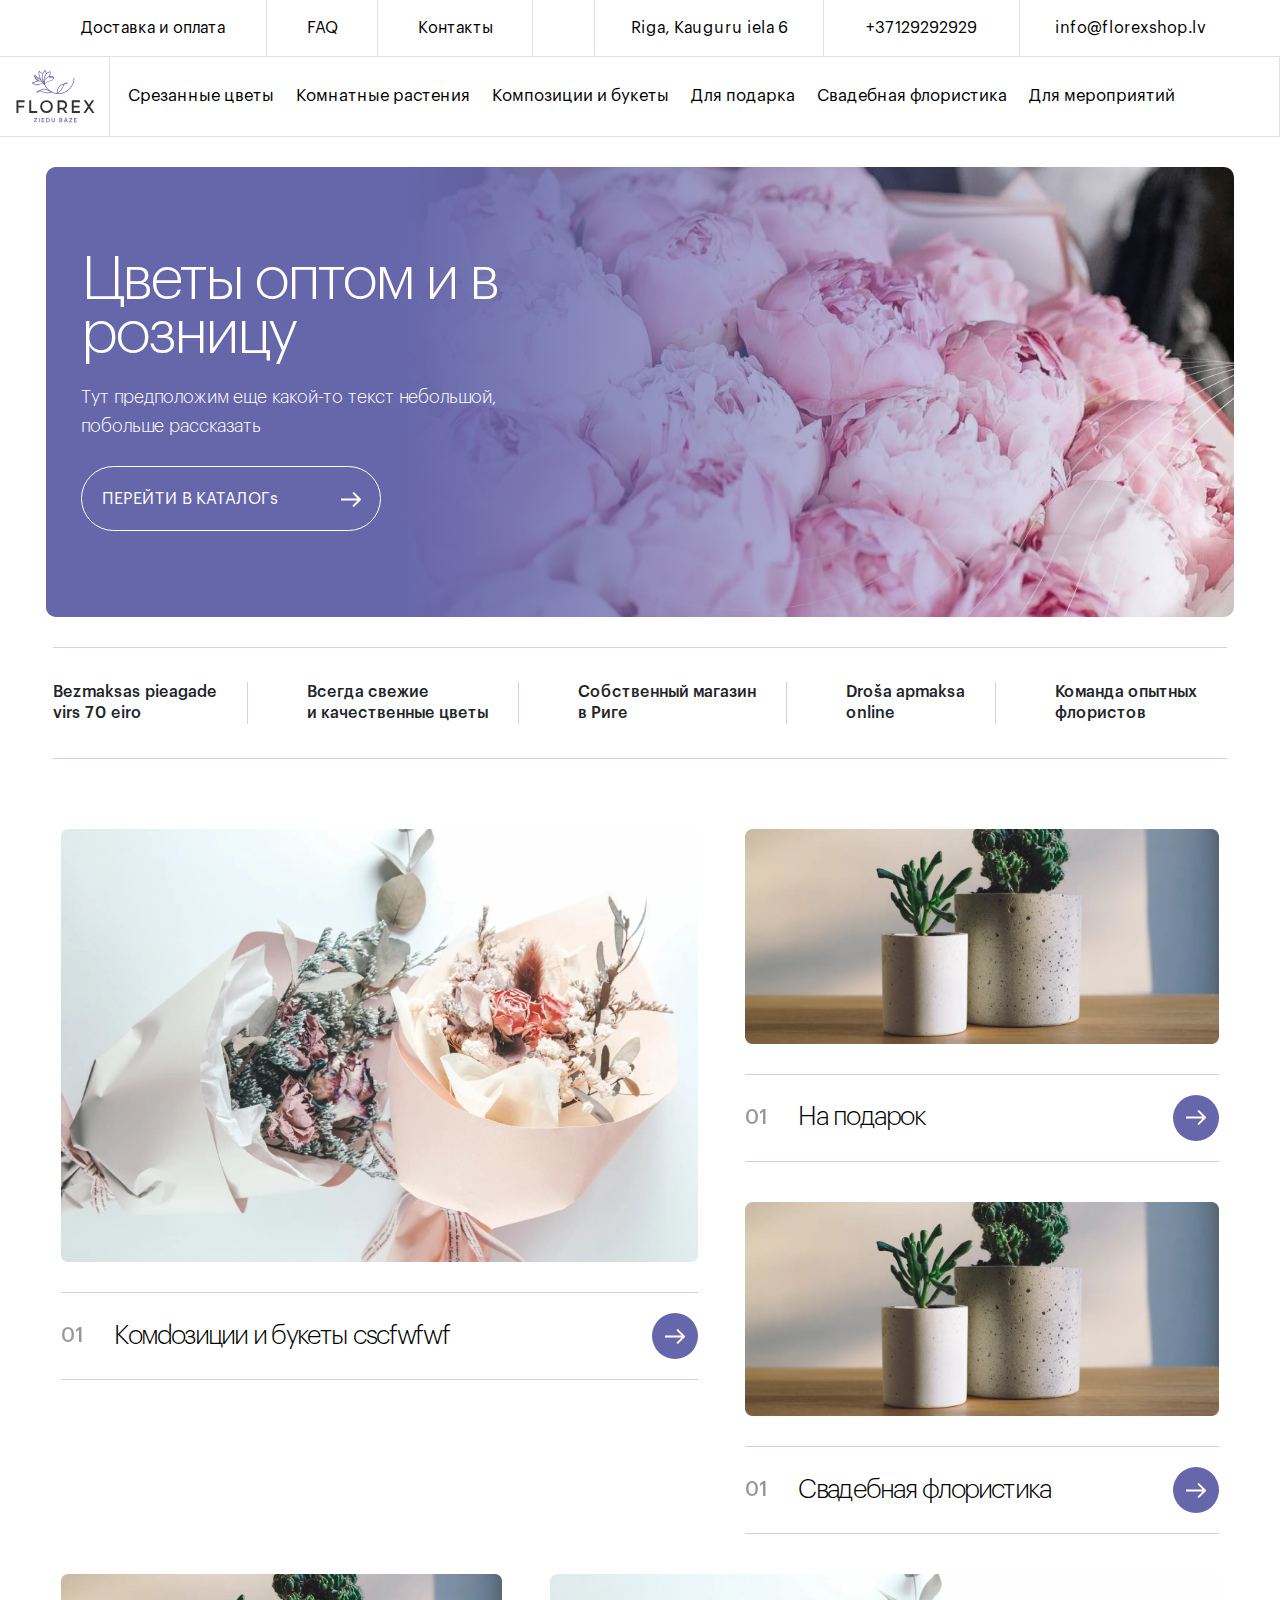
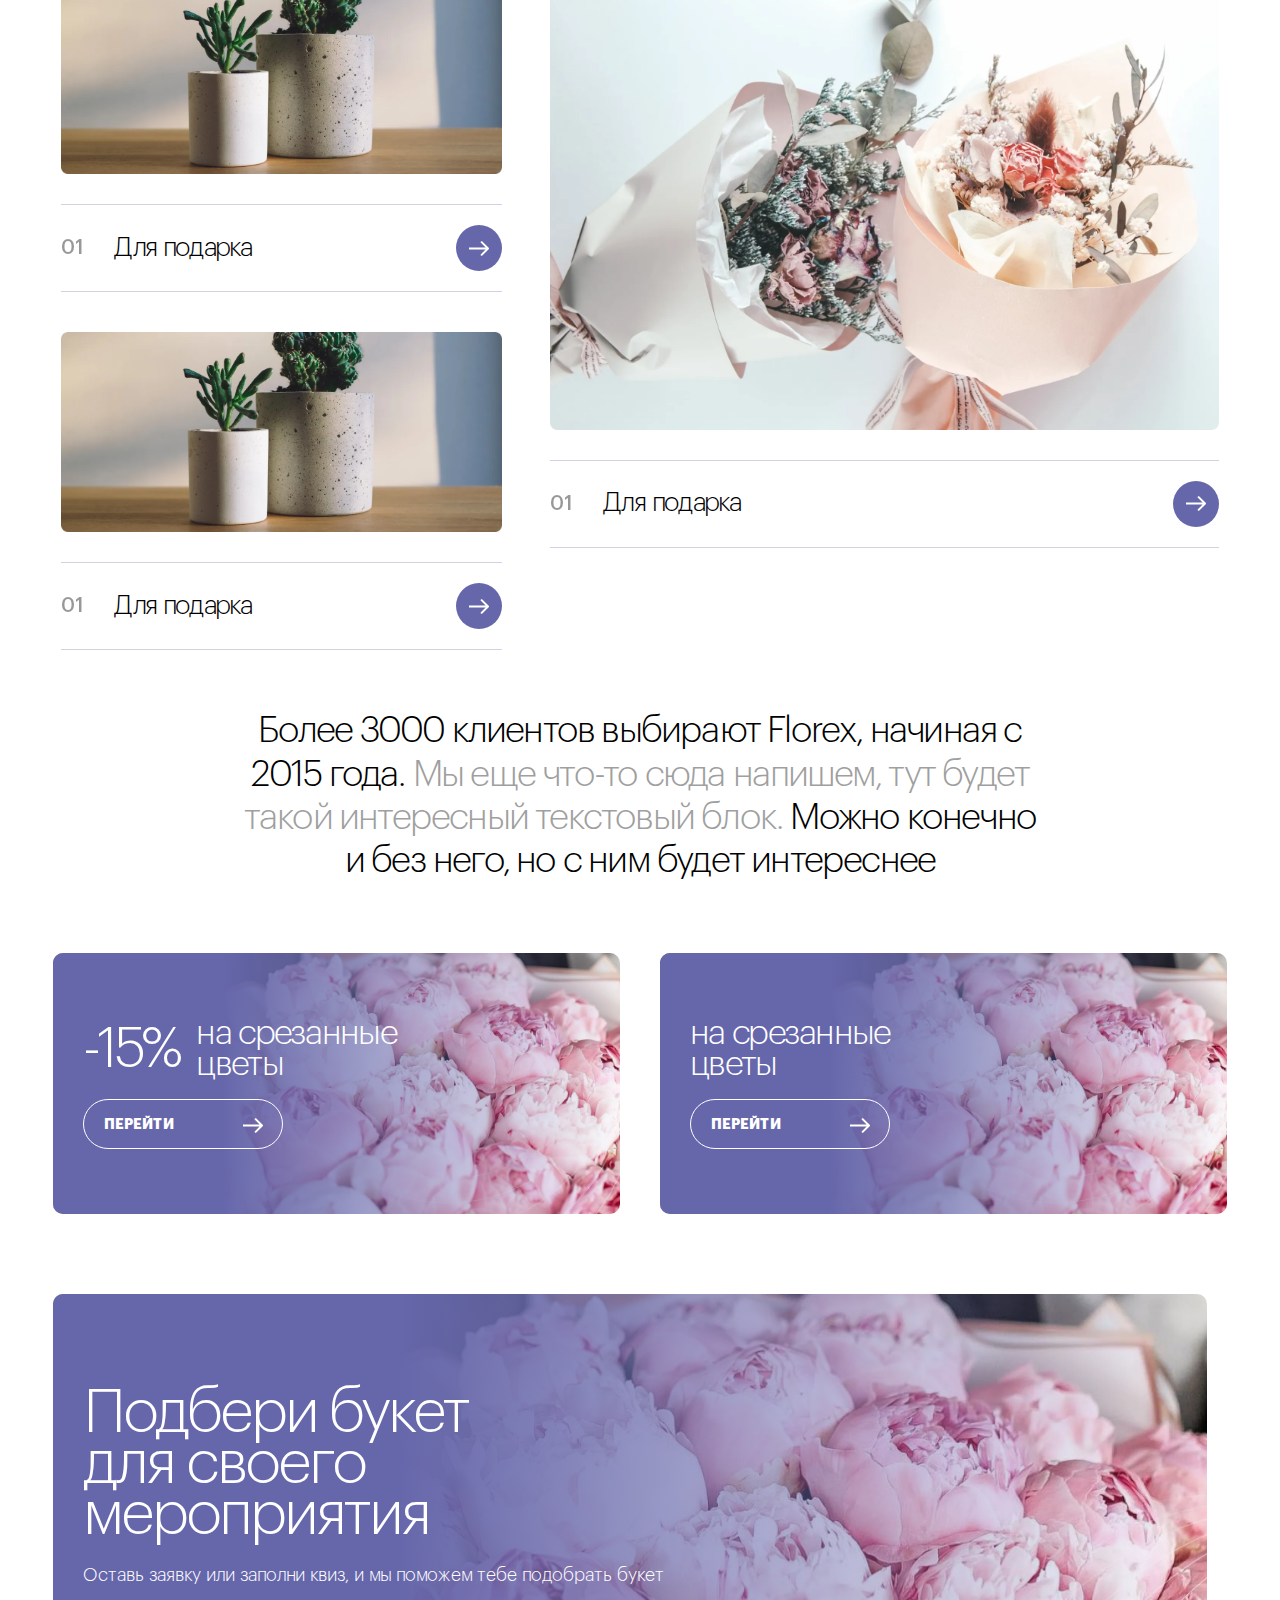
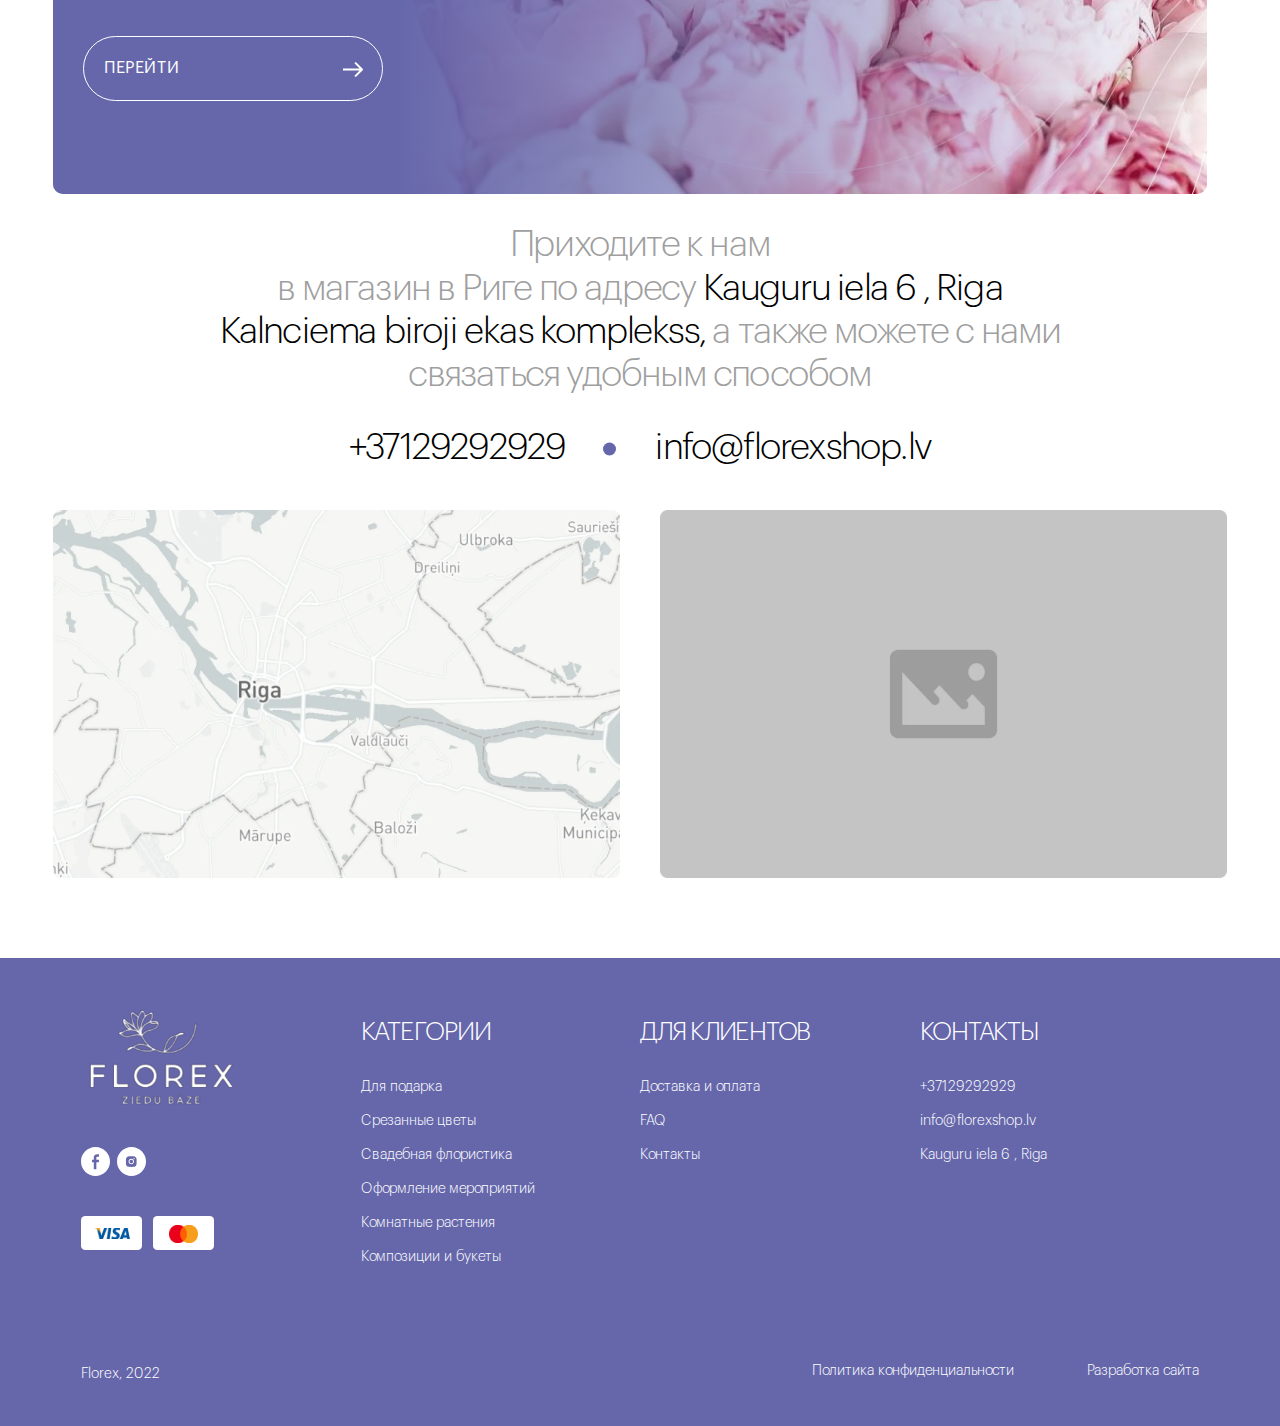
<file: home_01.html>
<!doctype html>
<html lang="en">

<head>
  <meta charset="utf-8">
  <meta name="viewport" content="width=device-width, initial-scale=1">
  <title>Florex</title>
  <link rel="stylesheet" href="css/bootstrap.min.css">
  <link rel="stylesheet" href="css/main.css">
  <link rel="stylesheet" href="css/responsive.css">
</head>

<body>
  <header>
    <div class="nav__top d-none d-lg-block">
      <nav class="navbar navbar-expand-lg p-0 h-100">
        <div class="container-fluid">
          <button class="navbar-toggler" type="button" data-bs-toggle="collapse" data-bs-target="#navbarNavDropdown"
            aria-controls="navbarNavDropdown" aria-expanded="false" aria-label="Toggle navigation">
            <span class="navbar-toggler-icon"></span>
          </button>
          <div class="collapse navbar-collapse justify-content-between align-items-center" id="navbarNavDropdown">
            <ul class="navbar-nav w-100 d-flex justify-content-between">
              <div class="d-flex align-items-center">
                <li class="nav-item">
                  <a class="nav-link" href="#">Доставка и оплата</a>
                </li>
                <li class="nav-item">
                  <a class="nav-link" href="#">FAQ</a>
                </li>
                <li class="nav-item">
                  <a class="nav-link" href="#">Контакты</a>
                </li>
              </div>
              <div class="w-100 d-none">
                <form class="position-relative h-100" role="search">
                  <input class="form-control bg-transparent me-2 h-100 w-100 shadow-none" type="search"
                    placeholder="Поиск по каталогу..." aria-label="Search">
                  <button class="btn position-absolute" type="submit">
                    <svg width="25" height="25" viewBox="0 0 25 25" xmlns="http://www.w3.org/2000/svg">
                      <path fill-rule="evenodd" clip-rule="evenodd"
                        d="M19.0104 10.9377C19.0104 15.3962 15.396 19.0106 10.9375 19.0106C6.47893 19.0106 2.86456 15.3962 2.86456 10.9377C2.86456 6.47911 6.47893 2.86475 10.9375 2.86475C15.396 2.86475 19.0104 6.47911 19.0104 10.9377ZM10.9375 20.5731C16.259 20.5731 20.5729 16.2592 20.5729 10.9377C20.5729 5.61617 16.259 1.30225 10.9375 1.30225C5.61599 1.30225 1.30206 5.61617 1.30206 10.9377C1.30206 16.2592 5.61599 20.5731 10.9375 20.5731ZM22.3142 22.3144C21.511 23.1176 20.2087 23.1176 19.4055 22.3144L17.4545 20.3635C18.5901 19.5768 19.5767 18.5903 20.3633 17.4547L22.3142 19.4056C23.1175 20.2089 23.1175 21.5112 22.3142 22.3144Z" />
                    </svg>

                  </button>
                </form>
              </div>



              <div class="right d-flex align-items-center">
                <li class="nav-item">
                  <a class="nav-link " href="#">Riga, Kauguru iela 6</a>
                </li>
                <li class="nav-item">
                  <a class="nav-link" href="#">+37129292929</a>
                </li>
                <li class="nav-item">
                  <a class="nav-link" href="#">info@florexshop.lv</a>
                </li>
              </div>

            </ul>

          </div>
        </div>
      </nav>
    </div>
    <div class="nav__bottom d-none d-lg-block">
      <nav class="navbar navbar-expand-lg h-100 p-0">
        <div class="container-fluid h-100">
          <a class="navbar-brand p-0 m-0 h-100" href="#">
            <img src="images/logo.svg" alt="">
          </a>
          <button class="navbar-toggler" type="button" data-bs-toggle="collapse"
            data-bs-target="#navbarSupportedContent" aria-controls="navbarSupportedContent" aria-expanded="false"
            aria-label="Toggle navigation">
            <span class="navbar-toggler-icon"></span>
          </button>
          <div class="collapse navbar-collapse h-100" id="navbarSupportedContent">
            <ul class="navbar-nav mb-2 mb-lg-0 h-100 align-items-center">

              <li class="nav-item">
                <a class="nav-link" href="#">Срезанные цветы</a>
              </li>
              <li class="nav-item">
                <a class="nav-link" href="#">Комнатные растения</a>
              </li>
              <li class="nav-item">
                <a class="nav-link" href="#">Композиции и букеты</a>
              </li>
              <li class="nav-item">
                <a class="nav-link" href="#">Для подарка</a>
              </li>
              <li class="nav-item">
                <a class="nav-link" href="#">Свадебная флористика</a>
              </li>
              <li class="nav-item">
                <a class="nav-link pe-0" href="#">Для мероприятий</a>
              </li>



            </ul>
            <ul class="search__bar">
              <li><a href="#">
                  <svg width="34" height="34" viewBox="0 0 34 34" fill="none" xmlns="http://www.w3.org/2000/svg">
                    <path fill-rule="evenodd" clip-rule="evenodd"
                      d="M25.8542 14.8752C25.8542 20.9388 20.9386 25.8543 14.875 25.8543C8.81138 25.8543 3.89584 20.9388 3.89584 14.8752C3.89584 8.81154 8.81138 3.896 14.875 3.896C20.9386 3.896 25.8542 8.81154 25.8542 14.8752ZM14.875 27.9793C22.1122 27.9793 27.9792 22.1124 27.9792 14.8752C27.9792 7.63793 22.1122 1.771 14.875 1.771C7.63778 1.771 1.77084 7.63793 1.77084 14.8752C1.77084 22.1124 7.63778 27.9793 14.875 27.9793ZM30.3474 30.3475C29.255 31.4399 27.4839 31.4399 26.3915 30.3475L23.7382 27.6943C25.2826 26.6244 26.6243 25.2827 27.6941 23.7383L30.3474 26.3916C31.4398 27.484 31.4398 29.2551 30.3474 30.3475Z"
                      fill="#6667AB" />
                  </svg>
                </a></li>
            </ul>
            <ul class="shopping__bar">
              <li class="buy__bar">
                <a href="#">
                  <svg width="34" height="34" viewBox="0 0 34 34" fill="none" xmlns="http://www.w3.org/2000/svg">
                    <path fill-rule="evenodd" clip-rule="evenodd"
                      d="M17 15.5833C20.1296 15.5833 22.6667 13.0463 22.6667 9.91667C22.6667 6.78705 20.1296 4.25 17 4.25C13.8704 4.25 11.3333 6.78705 11.3333 9.91667C11.3333 13.0463 13.8704 15.5833 17 15.5833ZM17 29.75C22.4768 29.75 26.9167 27.2129 26.9167 24.0833C26.9167 20.9537 22.4768 18.4167 17 18.4167C11.5232 18.4167 7.08334 20.9537 7.08334 24.0833C7.08334 27.2129 11.5232 29.75 17 29.75Z"
                      fill="#6667AB" />
                  </svg>
                  <div class="add__number d-none">1</div>
                </a>
              </li>
              <li class="buy__bar">
                <a href="#">
                  <svg width="34" height="34" viewBox="0 0 34 34" fill="none" xmlns="http://www.w3.org/2000/svg">
                    <path
                      d="M18.0838 6.66157L17 7.82598L15.9162 6.66158C12.9233 3.44614 8.07089 3.44614 5.07801 6.66157C2.08512 9.877 2.08512 15.0902 5.078 18.3057L14.8324 28.7854C16.0295 30.0715 17.9705 30.0715 19.1676 28.7854L28.922 18.3057C31.9149 15.0902 31.9149 9.877 28.922 6.66157C25.9291 3.44614 21.0767 3.44614 18.0838 6.66157Z"
                      fill="#6667AB" />
                  </svg>
                  <div class="add__number">1</div>
                </a>
              </li>
              <li class="buy__bar me-0">
                <a href="#">
                  <svg width="34" height="34" viewBox="0 0 34 34" fill="none" xmlns="http://www.w3.org/2000/svg">
                    <path fill-rule="evenodd" clip-rule="evenodd"
                      d="M17 2.30225C14.066 2.30225 11.6875 4.68073 11.6875 7.61475V9.04526C9.00675 9.23221 6.80075 11.2922 6.46288 13.9952L5.04621 25.3285C4.62344 28.7107 7.26063 31.6981 10.6691 31.6981H23.3309C26.7394 31.6981 29.3766 28.7107 28.9538 25.3285L27.5372 13.9952C27.1993 11.2922 24.9933 9.23221 22.3125 9.04526V7.61475C22.3125 4.68073 19.934 2.30225 17 2.30225ZM20.1875 9.03141V7.61475C20.1875 5.85434 18.7604 4.42725 17 4.42725C15.2396 4.42725 13.8125 5.85434 13.8125 7.61475V9.03141H20.1875Z"
                      fill="#6667AB" />
                  </svg>
                  <div class="add__number">1</div>
                </a>
              </li>
            </ul>
            <ul class="flag__bar">
              <li>
                <div class="dropdown border-0 shadow-none">
                  <a class="btn dropdown-toggle  border-0 shadow-none d-flex align-items-center" href="#" role="button"
                    data-bs-toggle="dropdown" aria-expanded="false">
                    <div class="dropdown__img"><img class="w-100" src="images/flag_Latvian.png" alt=""></div>
                    <div class="dropdown__text">Latviski</div>
                  </a>

                  <ul class="dropdown-menu">
                    <li>
                      <a class="dropdown-item" href="#">
                        <div class="dropdown__img"><img class="w-100" src="images/flag_Latvian.png" alt=""></div>
                        <div class="dropdown__text">Latviski</div>
                      </a>
                    </li>
                    <li>
                      <a class="dropdown-item" href="#">
                        <div class="dropdown__img"><img class="w-100" src="images/flag_Latvian.png" alt=""></div>
                        <div class="dropdown__text">Latviski</div>
                      </a>
                    </li>
                    <li>
                      <a class="dropdown-item" href="#">
                        <div class="dropdown__img"><img class="w-100" src="images/flag_Latvian.png" alt=""></div>
                        <div class="dropdown__text">Latviski</div>
                      </a>
                    </li>
                  </ul>
                </div>
                </a>
              </li>
            </ul>
          </div>
        </div>
      </nav>
    </div>
    <!-- MOBO VIEW  -->
    <div class="d-block d-lg-none h-100 mobile">
      <div class="mobo bg-white h-100 d-flex align-items-center justify-content-between">
        <div class="h-100">
          <a class="brand p-0 m-0 h-100" href="#">
            <img src="images/logo.svg" alt="">
          </a>
        </div>
        <div>
          <a class="btn border-0 rounded-0" data-bs-toggle="offcanvas" href="#offcanvasExample" role="button"
            aria-controls="offcanvasExample">
            <img src="images/menu.svg" alt="">
          </a>
        </div>
        <div class="mobo__shopping">
          <ul class="shopping__bar">
            <li class="buy__bar">
              <a href="#">
                <svg width="34" height="34" viewBox="0 0 34 34" fill="none" xmlns="http://www.w3.org/2000/svg">
                  <path fill-rule="evenodd" clip-rule="evenodd"
                    d="M17 15.5833C20.1296 15.5833 22.6667 13.0463 22.6667 9.91667C22.6667 6.78705 20.1296 4.25 17 4.25C13.8704 4.25 11.3333 6.78705 11.3333 9.91667C11.3333 13.0463 13.8704 15.5833 17 15.5833ZM17 29.75C22.4768 29.75 26.9167 27.2129 26.9167 24.0833C26.9167 20.9537 22.4768 18.4167 17 18.4167C11.5232 18.4167 7.08334 20.9537 7.08334 24.0833C7.08334 27.2129 11.5232 29.75 17 29.75Z"
                    fill="#6667AB" />
                </svg>
                <div class="add__number d-none">1</div>
              </a>
            </li>
            <li class="buy__bar">
              <a href="#">
                <svg width="34" height="34" viewBox="0 0 34 34" fill="none" xmlns="http://www.w3.org/2000/svg">
                  <path
                    d="M18.0838 6.66157L17 7.82598L15.9162 6.66158C12.9233 3.44614 8.07089 3.44614 5.07801 6.66157C2.08512 9.877 2.08512 15.0902 5.078 18.3057L14.8324 28.7854C16.0295 30.0715 17.9705 30.0715 19.1676 28.7854L28.922 18.3057C31.9149 15.0902 31.9149 9.877 28.922 6.66157C25.9291 3.44614 21.0767 3.44614 18.0838 6.66157Z"
                    fill="#6667AB" />
                </svg>
                <div class="add__number">1</div>
              </a>
            </li>
            <li class="buy__bar ">
              <a href="#">
                <svg width="34" height="34" viewBox="0 0 34 34" fill="none" xmlns="http://www.w3.org/2000/svg">
                  <path fill-rule="evenodd" clip-rule="evenodd"
                    d="M17 2.30225C14.066 2.30225 11.6875 4.68073 11.6875 7.61475V9.04526C9.00675 9.23221 6.80075 11.2922 6.46288 13.9952L5.04621 25.3285C4.62344 28.7107 7.26063 31.6981 10.6691 31.6981H23.3309C26.7394 31.6981 29.3766 28.7107 28.9538 25.3285L27.5372 13.9952C27.1993 11.2922 24.9933 9.23221 22.3125 9.04526V7.61475C22.3125 4.68073 19.934 2.30225 17 2.30225ZM20.1875 9.03141V7.61475C20.1875 5.85434 18.7604 4.42725 17 4.42725C15.2396 4.42725 13.8125 5.85434 13.8125 7.61475V9.03141H20.1875Z"
                    fill="#6667AB" />
                </svg>
                <div class="add__number">1</div>
              </a>
            </li>
          </ul>
        </div>
      </div>
      <div class="offcanvas offcanvas-start w-100" tabindex="-1" id="offcanvasExample"
        aria-labelledby="offcanvasExampleLabel">
        <div class="offcanvas-header">
          <button type="button" class="btn-close ms-auto shadow-none" data-bs-dismiss="offcanvas"
            aria-label="Close"></button>
        </div>
        <div class="offcanvas-body">
          <form class="d-flex position-relative serach__menu" role="search">
            <input class="form-control me-2 shadow-none" type="search" placeholder="Поиск" aria-label="Search">
            <button class="btn position-absolute btn-close shadow-none" type="submit"></button>
          </form>
          <ul class="menu">
            <li><a href="#">Срезанные цветы</a></li>
            <li><a href="#">kомнатные растения</a></li>
            <li><a href="#">Композиции и букеты</a></li>
            <li><a href="#">Для подарка</a></li>
            <li><a href="#">Свадебная флористика</a></li>
            <li><a href="#">Для мероприятий</a></li>
          </ul>
          <ul class="menu">
            <li><a href="#">Доставка и оплата</a></li>
            <li><a href="#">FAQ</a></li>
            <li><a href="#">Контакты</a></li>
          </ul>
          <ul class="menu">
            <li><a href="#">Riga, Kauguru iela 6</a></li>
            <li><a href="#">+37129292929</a></li>
            <li><a href="#">info@florexshop.lv</a></li>
          </ul>
          <ul class="flag">
            <li class="d-flex align-items-center">
              <div class="flag__img"><img class="w-100" src="images/flag_Latvian.png" alt=""></div>
              <div class="flag__text">Latviski</div>
            </li>
          </ul>


        </div>

      </div>
  </header>
  <!-- ======================== -->
  <!-- ======================== -->
  <!-- ======================== -->
  <!-- ======================== -->
  <section class="hero">
    <div class="container-fluid">
      <div class="row">
        <div class="col-11 mx-auto px-0">
          <div class="hero__layout">
            <div class="hero__layer">
              <div class="col-xl-6 col-md-9">
                <h2 class="hero__tittle">
                  Цветы оптом
                  и в розницу
                </h2>
                <p class="hero__text">
                  Тут предположим еще какой-то текст небольшой, <br> побольше рассказать
                </p>
                <a href="#" class="hero__btn">
                  ПЕРЕЙТИ В КАТАЛОГs
                  <span>
                    <svg width="20" height="15" viewBox="0 0 20 15" fill="none" xmlns="http://www.w3.org/2000/svg">
                      <path
                        d="M19.7071 8.20711C20.0976 7.81658 20.0976 7.18342 19.7071 6.79289L13.3431 0.428932C12.9526 0.0384078 12.3195 0.0384078 11.9289 0.428932C11.5384 0.819457 11.5384 1.45262 11.9289 1.84315L17.5858 7.5L11.9289 13.1569C11.5384 13.5474 11.5384 14.1805 11.9289 14.5711C12.3195 14.9616 12.9526 14.9616 13.3431 14.5711L19.7071 8.20711ZM0 8.5H19V6.5H0V8.5Z"
                        fill="white" />
                    </svg>
  
                  </span>
                </a>
              </div>
            </div>
          </div>
        </div>
      </div>
    </div>
  </section>
  <!-- ======================== -->
  <!-- ======================== -->
  <!-- ======================== -->
  <!-- ======================== -->
  <section class="sub__cards">
    <div class="container-fluid">
      <div class="row mx-0">
        <div class="col-11 mx-auto px-0">
          <div class="sub__cards__layout">
            <div class="sub__card ps-0">
              <div class="sub__card__img d-block d-lg-none">
                <svg width="34" height="34" viewBox="0 0 34 34"  xmlns="http://www.w3.org/2000/svg">
                  <path d="M30.2712 14.3896L29.7582 14.9368L30.2712 14.3896ZM26.3174 10.683L26.8304 10.1358L26.3174 10.683ZM8.5 5H14.1667V3.5H8.5V5ZM19.0833 9.91667V26.9167H20.5833V9.91667H19.0833ZM3.58333 21.25V9.91667H2.08333V21.25H3.58333ZM14.1667 5C16.8821 5 19.0833 7.20127 19.0833 9.91667H20.5833C20.5833 6.37284 17.7105 3.5 14.1667 3.5V5ZM8.5 3.5C4.95617 3.5 2.08333 6.37284 2.08333 9.91667H3.58333C3.58333 7.20127 5.7846 5 8.5 5V3.5ZM19.8333 10.6667H24.3796V9.16667H19.8333V10.6667ZM25.8044 11.2301L29.7582 14.9368L30.7841 13.8425L26.8304 10.1358L25.8044 11.2301ZM30.4167 16.4567V24.0833H31.9167V16.4567H30.4167ZM29.7582 14.9368C30.1783 15.3306 30.4167 15.8808 30.4167 16.4567H31.9167C31.9167 15.4662 31.5067 14.5199 30.7841 13.8425L29.7582 14.9368ZM28.3333 27.6667C30.3123 27.6667 31.9167 26.0624 31.9167 24.0833H30.4167C30.4167 25.2339 29.4839 26.1667 28.3333 26.1667V27.6667ZM24.3796 10.6667C24.9089 10.6667 25.4183 10.8681 25.8044 11.2301L26.8304 10.1358C26.1662 9.51318 25.2899 9.16667 24.3796 9.16667V10.6667ZM12 26.9167C12 28.0673 11.0673 29 9.91666 29V30.5C11.8957 30.5 13.5 28.8957 13.5 26.9167H12ZM9.91666 29C8.76607 29 7.83333 28.0673 7.83333 26.9167H6.33333C6.33333 28.8957 7.93764 30.5 9.91666 30.5V29ZM9.91666 24.8333C11.0673 24.8333 12 25.7661 12 26.9167H13.5C13.5 24.9376 11.8957 23.3333 9.91666 23.3333V24.8333ZM27.5833 26.9167C27.5833 28.0673 26.6506 29 25.5 29V30.5C27.479 30.5 29.0833 28.8957 29.0833 26.9167H27.5833ZM25.5 29C24.3494 29 23.4167 28.0673 23.4167 26.9167H21.9167C21.9167 28.8957 23.521 30.5 25.5 30.5V29ZM23.4167 26.9167C23.4167 25.7661 24.3494 24.8333 25.5 24.8333V23.3333C23.521 23.3333 21.9167 24.9376 21.9167 26.9167H23.4167ZM25.5 24.8333C26.6506 24.8333 27.5833 25.7661 27.5833 26.9167H29.0833C29.0833 24.9376 27.479 23.3333 25.5 23.3333V24.8333ZM19.8333 27.6667H22.6667V26.1667H19.8333V27.6667ZM7.83333 26.9167C7.83333 26.8726 7.83469 26.8289 7.83735 26.7857L6.3402 26.6934C6.33564 26.7673 6.33333 26.8418 6.33333 26.9167H7.83333ZM7.83735 26.7857C7.90454 25.6965 8.81009 24.8333 9.91666 24.8333V23.3333C8.0126 23.3333 6.45587 24.818 6.3402 26.6934L7.83735 26.7857ZM7.27499 26.013C5.15185 25.4688 3.58333 23.5416 3.58333 21.25H2.08333C2.08333 24.2432 4.13203 26.7559 6.90256 27.4661L7.27499 26.013ZM12.75 27.6667H19.8333V26.1667H12.75V27.6667Z" />
                  </svg>
              </div>
              <div class="sub__card__tittle">
                Bezmaksas pieagade <br>
                virs 70 eiro
              </div>
            </div>
            <div class="sub__card ">
              <div class="sub__card__img d-block d-lg-none">
                <svg width="34" height="34" viewBox="0 0 34 34"  xmlns="http://www.w3.org/2000/svg">
                  <path d="M30.2712 14.3896L29.7582 14.9368L30.2712 14.3896ZM26.3174 10.683L26.8304 10.1358L26.3174 10.683ZM8.5 5H14.1667V3.5H8.5V5ZM19.0833 9.91667V26.9167H20.5833V9.91667H19.0833ZM3.58333 21.25V9.91667H2.08333V21.25H3.58333ZM14.1667 5C16.8821 5 19.0833 7.20127 19.0833 9.91667H20.5833C20.5833 6.37284 17.7105 3.5 14.1667 3.5V5ZM8.5 3.5C4.95617 3.5 2.08333 6.37284 2.08333 9.91667H3.58333C3.58333 7.20127 5.7846 5 8.5 5V3.5ZM19.8333 10.6667H24.3796V9.16667H19.8333V10.6667ZM25.8044 11.2301L29.7582 14.9368L30.7841 13.8425L26.8304 10.1358L25.8044 11.2301ZM30.4167 16.4567V24.0833H31.9167V16.4567H30.4167ZM29.7582 14.9368C30.1783 15.3306 30.4167 15.8808 30.4167 16.4567H31.9167C31.9167 15.4662 31.5067 14.5199 30.7841 13.8425L29.7582 14.9368ZM28.3333 27.6667C30.3123 27.6667 31.9167 26.0624 31.9167 24.0833H30.4167C30.4167 25.2339 29.4839 26.1667 28.3333 26.1667V27.6667ZM24.3796 10.6667C24.9089 10.6667 25.4183 10.8681 25.8044 11.2301L26.8304 10.1358C26.1662 9.51318 25.2899 9.16667 24.3796 9.16667V10.6667ZM12 26.9167C12 28.0673 11.0673 29 9.91666 29V30.5C11.8957 30.5 13.5 28.8957 13.5 26.9167H12ZM9.91666 29C8.76607 29 7.83333 28.0673 7.83333 26.9167H6.33333C6.33333 28.8957 7.93764 30.5 9.91666 30.5V29ZM9.91666 24.8333C11.0673 24.8333 12 25.7661 12 26.9167H13.5C13.5 24.9376 11.8957 23.3333 9.91666 23.3333V24.8333ZM27.5833 26.9167C27.5833 28.0673 26.6506 29 25.5 29V30.5C27.479 30.5 29.0833 28.8957 29.0833 26.9167H27.5833ZM25.5 29C24.3494 29 23.4167 28.0673 23.4167 26.9167H21.9167C21.9167 28.8957 23.521 30.5 25.5 30.5V29ZM23.4167 26.9167C23.4167 25.7661 24.3494 24.8333 25.5 24.8333V23.3333C23.521 23.3333 21.9167 24.9376 21.9167 26.9167H23.4167ZM25.5 24.8333C26.6506 24.8333 27.5833 25.7661 27.5833 26.9167H29.0833C29.0833 24.9376 27.479 23.3333 25.5 23.3333V24.8333ZM19.8333 27.6667H22.6667V26.1667H19.8333V27.6667ZM7.83333 26.9167C7.83333 26.8726 7.83469 26.8289 7.83735 26.7857L6.3402 26.6934C6.33564 26.7673 6.33333 26.8418 6.33333 26.9167H7.83333ZM7.83735 26.7857C7.90454 25.6965 8.81009 24.8333 9.91666 24.8333V23.3333C8.0126 23.3333 6.45587 24.818 6.3402 26.6934L7.83735 26.7857ZM7.27499 26.013C5.15185 25.4688 3.58333 23.5416 3.58333 21.25H2.08333C2.08333 24.2432 4.13203 26.7559 6.90256 27.4661L7.27499 26.013ZM12.75 27.6667H19.8333V26.1667H12.75V27.6667Z" />
                  </svg>
              </div>
              <div class="sub__card__tittle">
                Всегда свежие <br>
                и качественные цветы
              </div>
            </div>
            <div class="sub__card">
              <div class="sub__card__img d-block d-lg-none">
                <svg width="34" height="34" viewBox="0 0 34 34"  xmlns="http://www.w3.org/2000/svg">
                  <path d="M30.2712 14.3896L29.7582 14.9368L30.2712 14.3896ZM26.3174 10.683L26.8304 10.1358L26.3174 10.683ZM8.5 5H14.1667V3.5H8.5V5ZM19.0833 9.91667V26.9167H20.5833V9.91667H19.0833ZM3.58333 21.25V9.91667H2.08333V21.25H3.58333ZM14.1667 5C16.8821 5 19.0833 7.20127 19.0833 9.91667H20.5833C20.5833 6.37284 17.7105 3.5 14.1667 3.5V5ZM8.5 3.5C4.95617 3.5 2.08333 6.37284 2.08333 9.91667H3.58333C3.58333 7.20127 5.7846 5 8.5 5V3.5ZM19.8333 10.6667H24.3796V9.16667H19.8333V10.6667ZM25.8044 11.2301L29.7582 14.9368L30.7841 13.8425L26.8304 10.1358L25.8044 11.2301ZM30.4167 16.4567V24.0833H31.9167V16.4567H30.4167ZM29.7582 14.9368C30.1783 15.3306 30.4167 15.8808 30.4167 16.4567H31.9167C31.9167 15.4662 31.5067 14.5199 30.7841 13.8425L29.7582 14.9368ZM28.3333 27.6667C30.3123 27.6667 31.9167 26.0624 31.9167 24.0833H30.4167C30.4167 25.2339 29.4839 26.1667 28.3333 26.1667V27.6667ZM24.3796 10.6667C24.9089 10.6667 25.4183 10.8681 25.8044 11.2301L26.8304 10.1358C26.1662 9.51318 25.2899 9.16667 24.3796 9.16667V10.6667ZM12 26.9167C12 28.0673 11.0673 29 9.91666 29V30.5C11.8957 30.5 13.5 28.8957 13.5 26.9167H12ZM9.91666 29C8.76607 29 7.83333 28.0673 7.83333 26.9167H6.33333C6.33333 28.8957 7.93764 30.5 9.91666 30.5V29ZM9.91666 24.8333C11.0673 24.8333 12 25.7661 12 26.9167H13.5C13.5 24.9376 11.8957 23.3333 9.91666 23.3333V24.8333ZM27.5833 26.9167C27.5833 28.0673 26.6506 29 25.5 29V30.5C27.479 30.5 29.0833 28.8957 29.0833 26.9167H27.5833ZM25.5 29C24.3494 29 23.4167 28.0673 23.4167 26.9167H21.9167C21.9167 28.8957 23.521 30.5 25.5 30.5V29ZM23.4167 26.9167C23.4167 25.7661 24.3494 24.8333 25.5 24.8333V23.3333C23.521 23.3333 21.9167 24.9376 21.9167 26.9167H23.4167ZM25.5 24.8333C26.6506 24.8333 27.5833 25.7661 27.5833 26.9167H29.0833C29.0833 24.9376 27.479 23.3333 25.5 23.3333V24.8333ZM19.8333 27.6667H22.6667V26.1667H19.8333V27.6667ZM7.83333 26.9167C7.83333 26.8726 7.83469 26.8289 7.83735 26.7857L6.3402 26.6934C6.33564 26.7673 6.33333 26.8418 6.33333 26.9167H7.83333ZM7.83735 26.7857C7.90454 25.6965 8.81009 24.8333 9.91666 24.8333V23.3333C8.0126 23.3333 6.45587 24.818 6.3402 26.6934L7.83735 26.7857ZM7.27499 26.013C5.15185 25.4688 3.58333 23.5416 3.58333 21.25H2.08333C2.08333 24.2432 4.13203 26.7559 6.90256 27.4661L7.27499 26.013ZM12.75 27.6667H19.8333V26.1667H12.75V27.6667Z" />
                  </svg>
              </div>
              <div class="sub__card__tittle">
                Собственный магазин <br>
      в Риге
              </div>
            </div>
            <div class="sub__card">
              <div class="sub__card__img d-block d-lg-none">
                <svg width="34" height="34" viewBox="0 0 34 34"  xmlns="http://www.w3.org/2000/svg">
                  <path d="M30.2712 14.3896L29.7582 14.9368L30.2712 14.3896ZM26.3174 10.683L26.8304 10.1358L26.3174 10.683ZM8.5 5H14.1667V3.5H8.5V5ZM19.0833 9.91667V26.9167H20.5833V9.91667H19.0833ZM3.58333 21.25V9.91667H2.08333V21.25H3.58333ZM14.1667 5C16.8821 5 19.0833 7.20127 19.0833 9.91667H20.5833C20.5833 6.37284 17.7105 3.5 14.1667 3.5V5ZM8.5 3.5C4.95617 3.5 2.08333 6.37284 2.08333 9.91667H3.58333C3.58333 7.20127 5.7846 5 8.5 5V3.5ZM19.8333 10.6667H24.3796V9.16667H19.8333V10.6667ZM25.8044 11.2301L29.7582 14.9368L30.7841 13.8425L26.8304 10.1358L25.8044 11.2301ZM30.4167 16.4567V24.0833H31.9167V16.4567H30.4167ZM29.7582 14.9368C30.1783 15.3306 30.4167 15.8808 30.4167 16.4567H31.9167C31.9167 15.4662 31.5067 14.5199 30.7841 13.8425L29.7582 14.9368ZM28.3333 27.6667C30.3123 27.6667 31.9167 26.0624 31.9167 24.0833H30.4167C30.4167 25.2339 29.4839 26.1667 28.3333 26.1667V27.6667ZM24.3796 10.6667C24.9089 10.6667 25.4183 10.8681 25.8044 11.2301L26.8304 10.1358C26.1662 9.51318 25.2899 9.16667 24.3796 9.16667V10.6667ZM12 26.9167C12 28.0673 11.0673 29 9.91666 29V30.5C11.8957 30.5 13.5 28.8957 13.5 26.9167H12ZM9.91666 29C8.76607 29 7.83333 28.0673 7.83333 26.9167H6.33333C6.33333 28.8957 7.93764 30.5 9.91666 30.5V29ZM9.91666 24.8333C11.0673 24.8333 12 25.7661 12 26.9167H13.5C13.5 24.9376 11.8957 23.3333 9.91666 23.3333V24.8333ZM27.5833 26.9167C27.5833 28.0673 26.6506 29 25.5 29V30.5C27.479 30.5 29.0833 28.8957 29.0833 26.9167H27.5833ZM25.5 29C24.3494 29 23.4167 28.0673 23.4167 26.9167H21.9167C21.9167 28.8957 23.521 30.5 25.5 30.5V29ZM23.4167 26.9167C23.4167 25.7661 24.3494 24.8333 25.5 24.8333V23.3333C23.521 23.3333 21.9167 24.9376 21.9167 26.9167H23.4167ZM25.5 24.8333C26.6506 24.8333 27.5833 25.7661 27.5833 26.9167H29.0833C29.0833 24.9376 27.479 23.3333 25.5 23.3333V24.8333ZM19.8333 27.6667H22.6667V26.1667H19.8333V27.6667ZM7.83333 26.9167C7.83333 26.8726 7.83469 26.8289 7.83735 26.7857L6.3402 26.6934C6.33564 26.7673 6.33333 26.8418 6.33333 26.9167H7.83333ZM7.83735 26.7857C7.90454 25.6965 8.81009 24.8333 9.91666 24.8333V23.3333C8.0126 23.3333 6.45587 24.818 6.3402 26.6934L7.83735 26.7857ZM7.27499 26.013C5.15185 25.4688 3.58333 23.5416 3.58333 21.25H2.08333C2.08333 24.2432 4.13203 26.7559 6.90256 27.4661L7.27499 26.013ZM12.75 27.6667H19.8333V26.1667H12.75V27.6667Z" />
                  </svg>
              </div>
              <div class="sub__card__tittle">
                Droša apmaksa <br>
                online
              </div>
            </div>
            <div class="sub__card border-end-0">
              <div class="sub__card__img d-block d-lg-none">
                <svg width="34" height="34" viewBox="0 0 34 34"  xmlns="http://www.w3.org/2000/svg">
                  <path d="M30.2712 14.3896L29.7582 14.9368L30.2712 14.3896ZM26.3174 10.683L26.8304 10.1358L26.3174 10.683ZM8.5 5H14.1667V3.5H8.5V5ZM19.0833 9.91667V26.9167H20.5833V9.91667H19.0833ZM3.58333 21.25V9.91667H2.08333V21.25H3.58333ZM14.1667 5C16.8821 5 19.0833 7.20127 19.0833 9.91667H20.5833C20.5833 6.37284 17.7105 3.5 14.1667 3.5V5ZM8.5 3.5C4.95617 3.5 2.08333 6.37284 2.08333 9.91667H3.58333C3.58333 7.20127 5.7846 5 8.5 5V3.5ZM19.8333 10.6667H24.3796V9.16667H19.8333V10.6667ZM25.8044 11.2301L29.7582 14.9368L30.7841 13.8425L26.8304 10.1358L25.8044 11.2301ZM30.4167 16.4567V24.0833H31.9167V16.4567H30.4167ZM29.7582 14.9368C30.1783 15.3306 30.4167 15.8808 30.4167 16.4567H31.9167C31.9167 15.4662 31.5067 14.5199 30.7841 13.8425L29.7582 14.9368ZM28.3333 27.6667C30.3123 27.6667 31.9167 26.0624 31.9167 24.0833H30.4167C30.4167 25.2339 29.4839 26.1667 28.3333 26.1667V27.6667ZM24.3796 10.6667C24.9089 10.6667 25.4183 10.8681 25.8044 11.2301L26.8304 10.1358C26.1662 9.51318 25.2899 9.16667 24.3796 9.16667V10.6667ZM12 26.9167C12 28.0673 11.0673 29 9.91666 29V30.5C11.8957 30.5 13.5 28.8957 13.5 26.9167H12ZM9.91666 29C8.76607 29 7.83333 28.0673 7.83333 26.9167H6.33333C6.33333 28.8957 7.93764 30.5 9.91666 30.5V29ZM9.91666 24.8333C11.0673 24.8333 12 25.7661 12 26.9167H13.5C13.5 24.9376 11.8957 23.3333 9.91666 23.3333V24.8333ZM27.5833 26.9167C27.5833 28.0673 26.6506 29 25.5 29V30.5C27.479 30.5 29.0833 28.8957 29.0833 26.9167H27.5833ZM25.5 29C24.3494 29 23.4167 28.0673 23.4167 26.9167H21.9167C21.9167 28.8957 23.521 30.5 25.5 30.5V29ZM23.4167 26.9167C23.4167 25.7661 24.3494 24.8333 25.5 24.8333V23.3333C23.521 23.3333 21.9167 24.9376 21.9167 26.9167H23.4167ZM25.5 24.8333C26.6506 24.8333 27.5833 25.7661 27.5833 26.9167H29.0833C29.0833 24.9376 27.479 23.3333 25.5 23.3333V24.8333ZM19.8333 27.6667H22.6667V26.1667H19.8333V27.6667ZM7.83333 26.9167C7.83333 26.8726 7.83469 26.8289 7.83735 26.7857L6.3402 26.6934C6.33564 26.7673 6.33333 26.8418 6.33333 26.9167H7.83333ZM7.83735 26.7857C7.90454 25.6965 8.81009 24.8333 9.91666 24.8333V23.3333C8.0126 23.3333 6.45587 24.818 6.3402 26.6934L7.83735 26.7857ZM7.27499 26.013C5.15185 25.4688 3.58333 23.5416 3.58333 21.25H2.08333C2.08333 24.2432 4.13203 26.7559 6.90256 27.4661L7.27499 26.013ZM12.75 27.6667H19.8333V26.1667H12.75V27.6667Z" />
                  </svg>
              </div>
              <div class="sub__card__tittle">
                Команда опытных <br>
      флористов
              </div>
            </div>
      
          </div>
        </div>
      </div>
    </div>
    
  </section>
    <!-- ======================== -->
  <!-- ======================== -->
  <!-- ======================== -->
  <!-- ======================== -->
  <section class="cards">
    <div class="cards__layout">
      <div class="container-fluid">
        <div class="row mx-0">
          <div class="col-11 mx-auto px-0">
            <div class="grids__cards">
              <div class="container-fluid">
                <div class="row mx-0">
                  <div class="col-lg-7 e">
                    <!-- 001  -->
                    <div class="card">
                      <div class="card__img">
                        <img class="w-100" src="images/card__01.webp" alt="">
                      </div>
                      <div class="card__info">
                        <div class="d-flex align-items-center">
                          <p class="card__info_no">01</p>
                          <p class="card__info_tittle">Комdозиции и букеты cscfwfwf</p>
                        </div>
                        <a href="#" class="card__info_arrow">
                          <svg width="20" height="15" viewBox="0 0 20 15"  xmlns="http://www.w3.org/2000/svg">
                            <path d="M19.7071 8.20711C20.0976 7.81658 20.0976 7.18342 19.7071 6.79289L13.3431 0.428932C12.9526 0.0384078 12.3195 0.0384078 11.9289 0.428932C11.5384 0.819457 11.5384 1.45262 11.9289 1.84315L17.5858 7.5L11.9289 13.1569C11.5384 13.5474 11.5384 14.1805 11.9289 14.5711C12.3195 14.9616 12.9526 14.9616 13.3431 14.5711L19.7071 8.20711ZM0 8.5H19V6.5H0V8.5Z" ></path>
                          </svg>
                        </a>
            
                      </div>
                    </div>
                    <!-- 001 END -->
                  </div>
                  <div class="col-lg-5">
                     <!-- 001  -->
                    <div class="card item_02">
                      <div class="card__img">
                        <img class="w-100" src="images/card__02.webp" alt="">
                      </div>
                      <div class="card__info">
                        <div class="d-flex align-items-center">
                          <p class="card__info_no">01</p>
                          <p class="card__info_tittle">На подарок</p>
                        </div>
                        <a href="#" class="card__info_arrow">
                          <svg width="20" height="15" viewBox="0 0 20 15"  xmlns="http://www.w3.org/2000/svg">
                            <path d="M19.7071 8.20711C20.0976 7.81658 20.0976 7.18342 19.7071 6.79289L13.3431 0.428932C12.9526 0.0384078 12.3195 0.0384078 11.9289 0.428932C11.5384 0.819457 11.5384 1.45262 11.9289 1.84315L17.5858 7.5L11.9289 13.1569C11.5384 13.5474 11.5384 14.1805 11.9289 14.5711C12.3195 14.9616 12.9526 14.9616 13.3431 14.5711L19.7071 8.20711ZM0 8.5H19V6.5H0V8.5Z" ></path>
                          </svg>
                        </a>
      
                      </div>
                    </div>
                    <div class="card item_02 mb-0">
                      <div class="card__img">
                        <img class="w-100" src="images/card__02.webp" alt="">
                      </div>
                      <div class="card__info ">
                        <div class="d-flex align-items-center">
                          <p class="card__info_no">01</p>
                          <p class="card__info_tittle">Свадебная флористика</p>
                        </div>
                        <a href="#" class="card__info_arrow">
                          <svg width="20" height="15" viewBox="0 0 20 15"  xmlns="http://www.w3.org/2000/svg">
                            <path d="M19.7071 8.20711C20.0976 7.81658 20.0976 7.18342 19.7071 6.79289L13.3431 0.428932C12.9526 0.0384078 12.3195 0.0384078 11.9289 0.428932C11.5384 0.819457 11.5384 1.45262 11.9289 1.84315L17.5858 7.5L11.9289 13.1569C11.5384 13.5474 11.5384 14.1805 11.9289 14.5711C12.3195 14.9616 12.9526 14.9616 13.3431 14.5711L19.7071 8.20711ZM0 8.5H19V6.5H0V8.5Z" ></path>
                          </svg>
                        </a>
      
                      </div>
                    </div>
               <!-- 001 END -->
                  </div>
                </div>
      
                <div class="row mx-0">
                  
                  <div class="col-lg-5 e ">
                     <!-- 001  -->
                    <div class="card item_02 top__">
                      <div class="card__img">
                        <img class="w-100" src="images/card__02.webp" alt="">
                      </div>
                      <div class="card__info">
                        <div class="d-flex align-items-center">
                          <p class="card__info_no">01</p>
                          <p class="card__info_tittle">Для подарка</p>
                        </div>
                        <a href="#" class="card__info_arrow">
                          <svg width="20" height="15" viewBox="0 0 20 15"  xmlns="http://www.w3.org/2000/svg">
                            <path d="M19.7071 8.20711C20.0976 7.81658 20.0976 7.18342 19.7071 6.79289L13.3431 0.428932C12.9526 0.0384078 12.3195 0.0384078 11.9289 0.428932C11.5384 0.819457 11.5384 1.45262 11.9289 1.84315L17.5858 7.5L11.9289 13.1569C11.5384 13.5474 11.5384 14.1805 11.9289 14.5711C12.3195 14.9616 12.9526 14.9616 13.3431 14.5711L19.7071 8.20711ZM0 8.5H19V6.5H0V8.5Z" ></path>
                          </svg>
                        </a>
      
                      </div>
                    </div>
                    <div class="card item_02 mb-0">
                      <div class="card__img">
                        <img class="w-100" src="images/card__02.webp" alt="">
                      </div>
                      <div class="card__info">
                        <div class="d-flex align-items-center">
                          <p class="card__info_no">01</p>
                          <p class="card__info_tittle">Для подарка</p>
                        </div>
                        <a href="#" class="card__info_arrow">
                          <svg width="20" height="15" viewBox="0 0 20 15"  xmlns="http://www.w3.org/2000/svg">
                            <path d="M19.7071 8.20711C20.0976 7.81658 20.0976 7.18342 19.7071 6.79289L13.3431 0.428932C12.9526 0.0384078 12.3195 0.0384078 11.9289 0.428932C11.5384 0.819457 11.5384 1.45262 11.9289 1.84315L17.5858 7.5L11.9289 13.1569C11.5384 13.5474 11.5384 14.1805 11.9289 14.5711C12.3195 14.9616 12.9526 14.9616 13.3431 14.5711L19.7071 8.20711ZM0 8.5H19V6.5H0V8.5Z" ></path>
                          </svg>
                        </a>
      
                      </div>
                    </div>
               <!-- 001 END -->
                  </div>
                  <div class="col-lg-7">
                     <div class="card mb-0" >
                      <!-- 001  -->
                      
                      <div class="card__img">
                        <img class="w-100" src="images/card__01.webp" alt="">
                      </div>
                      <div class="card__info">
                        <div class="d-flex align-items-center">
                          <p class="card__info_no">01</p>
                          <p class="card__info_tittle">Для подарка</p>
                        </div>
                        <a href="#" class="card__info_arrow">
                          <svg width="20" height="15" viewBox="0 0 20 15"  xmlns="http://www.w3.org/2000/svg">
                            <path d="M19.7071 8.20711C20.0976 7.81658 20.0976 7.18342 19.7071 6.79289L13.3431 0.428932C12.9526 0.0384078 12.3195 0.0384078 11.9289 0.428932C11.5384 0.819457 11.5384 1.45262 11.9289 1.84315L17.5858 7.5L11.9289 13.1569C11.5384 13.5474 11.5384 14.1805 11.9289 14.5711C12.3195 14.9616 12.9526 14.9616 13.3431 14.5711L19.7071 8.20711ZM0 8.5H19V6.5H0V8.5Z" ></path>
                          </svg>
                        </a>
            
                      </div>
                    </div>
               <!-- 001 END -->
                  </div>
                </div>
              </div>
      
            </div>
          </div>
        </div>
        
      </div>
    </div>
  </section>

  <section class="section__tittle">
    <div class="container-fluid">
      <div class="row mx-auto">
        <div class="col-md-8 px-md-5 px-3 mx-auto">
          <h2 class="section__heading">
            Более 3000 клиентов выбирают Florex,
            начиная с 2015 года. <span>Мы еще что-то сюда напишем, тут будет такой интересный текстовый блок.</span> Можно конечно и без него, но с ним будет интереснее
          </h2>
        </div>
      </div>
    </div>
  </section>


  <section class="three__cards">
    <div class="container-fluid">
      <div class="row mx-0">
        <div class="col-11 mx-auto px-0">
          <div class="row mx-auto justify-content-between">
            <div class="col-lg-6 ps-0 pe_2">
              <div class="hero__layout fif">
                <div class="hero__layer">
                  <div class="col">
                    <h2 class="hero__tittle d-flex align-items-center">
                      <div class="discount">-15%</div>
                      <div class="hero__tittle__fif">на срезанные <br> цветы</div>
                    </h2>
                    <a href="#" class="hero__btn md">
                      ПЕРЕЙТИ
                      <span>
                        <svg width="20" height="15" viewBox="0 0 20 15" fill="none" xmlns="http://www.w3.org/2000/svg">
                          <path
                            d="M19.7071 8.20711C20.0976 7.81658 20.0976 7.18342 19.7071 6.79289L13.3431 0.428932C12.9526 0.0384078 12.3195 0.0384078 11.9289 0.428932C11.5384 0.819457 11.5384 1.45262 11.9289 1.84315L17.5858 7.5L11.9289 13.1569C11.5384 13.5474 11.5384 14.1805 11.9289 14.5711C12.3195 14.9616 12.9526 14.9616 13.3431 14.5711L19.7071 8.20711ZM0 8.5H19V6.5H0V8.5Z"
                            fill="white" />
                        </svg>
      
                      </span>
                    </a>
                  </div>
                </div>
              </div>
            </div>
            <div class="col-lg-6 pe-0 ps_2">
              <div class="hero__layout fif">
                <div class="hero__layer">
                  <div class="col">
                    <h2 class="hero__tittle d-flex align-items-center">
                      <div class="hero__tittle__fif">на срезанные <br> цветы</div>
                    </h2>
                    <a href="#" class="hero__btn md">
                      ПЕРЕЙТИ
                      <span>
                        <svg width="20" height="15" viewBox="0 0 20 15" fill="none" xmlns="http://www.w3.org/2000/svg">
                          <path
                            d="M19.7071 8.20711C20.0976 7.81658 20.0976 7.18342 19.7071 6.79289L13.3431 0.428932C12.9526 0.0384078 12.3195 0.0384078 11.9289 0.428932C11.5384 0.819457 11.5384 1.45262 11.9289 1.84315L17.5858 7.5L11.9289 13.1569C11.5384 13.5474 11.5384 14.1805 11.9289 14.5711C12.3195 14.9616 12.9526 14.9616 13.3431 14.5711L19.7071 8.20711ZM0 8.5H19V6.5H0V8.5Z"
                            fill="white" />
                        </svg>
      
                      </span>
                    </a>
                  </div>
                </div>
              </div>
            </div>
          </div>
          <div class="row mx-auto justify-content-between">
            <div class="col ps-0 pe_2">
              <div class="hero__layout big">
                <div class="hero__layer">
                  <div class="col">
                    <h2 class="hero__tittle d-flex align-items-center">
                      Подбери букет  <br>
для своего <br> мероприятия
                    </h2>
                    <p class="hero__text">
                      Оставь заявку или заполни квиз, и мы поможем тебе подобрать букет
                    </p>
                    <a href="#" class="hero__btn">
                      ПЕРЕЙТИ
                      <span>
                        <svg width="20" height="15" viewBox="0 0 20 15" fill="none" xmlns="http://www.w3.org/2000/svg">
                          <path
                            d="M19.7071 8.20711C20.0976 7.81658 20.0976 7.18342 19.7071 6.79289L13.3431 0.428932C12.9526 0.0384078 12.3195 0.0384078 11.9289 0.428932C11.5384 0.819457 11.5384 1.45262 11.9289 1.84315L17.5858 7.5L11.9289 13.1569C11.5384 13.5474 11.5384 14.1805 11.9289 14.5711C12.3195 14.9616 12.9526 14.9616 13.3431 14.5711L19.7071 8.20711ZM0 8.5H19V6.5H0V8.5Z"
                            fill="white" />
                        </svg>
      
                      </span>
                    </a>
                  </div>
                </div>
              </div>
            </div>
            
          </div>
        </div>
        
      </div>
    </div>
  </section>

  <section class="section__tittle">
    <div class="container-fluid">
      <div class="row mx-auto">
        <div class="col px-md-5 mx-auto">
          <h2 class="section__heading">
            <span>Приходите к нам</span><br>
<span>в магазин в Риге по адресу</span> Kauguru iela 6 , Riga <br>
Kalnciema biroji ekas komplekss, <span>а также можете с нами <br>связаться удобным способом</span>
          </h2>
          <div class="section__contact">
            <ul class="d-flex align-items-center justify-content-center">
              <li><a href="">+37129292929</a></li>
              <li class="ms-0"><a href="">info@florexshop.lv</a></li>
            </ul>
          </div>
        </div>
      </div>
    </div>
  </section>

  <section class="three__cards contact">
    <div class="container-fluid">
      <div class="row mx-0">
        <div class="col-11 mx-auto px-0">
          <div class="row mx-auto justify-content-between">
            <div class="col-lg-6 ps-0 pe_2">
              <div class="hero__layout fif h-100">
                <div class="hero__layer p-0">
                  <div class="col">
                    <img class="w-100" src="images/Map.webp" alt="">
                  </div>
                </div>
              </div>
            </div>
            <div class="col-lg-6 pe-0 ps_2">
              <div class="hero__layout fif h-100">
                <div class="hero__layer p-0">
                  <div class="col">
                    <img class="w-100" src="images/dummy.webp" alt="">
                  </div>
                </div>
              </div>
            </div>
          </div>
        </div>
      </div>
    </div>
  </section>

  <footer>
    <div class="container-fluid h-100">
      <div class="d-flex flex-column justify-content-between h-100">
        <div class="row mx-0 justify-content-start">
          <div class="col-lg-3 px-0 ">
            <div class="footer__logo"><a href="#"><img class="w-100" src="images/white__logo.svg" alt=""></a></div>
            <ul class="footer__media_link">
              <li><a href="#"><img class="w-100" src="images/facebook.svg" alt=""></a></li>
              <li><a href="#"><img class="w-100" src="images/insta.svg" alt=""></a></li>
            </ul>
            <ul class="footer__media_card">
              <li><a href="#"><img class="w-100" src="images/visa.svg" alt=""></a></li>
              <li><a href="#"><img class="w-100" src="images/master.svg" alt=""></a></li>
            </ul>
            
          </div>
          <div class="col-lg-3 px-0 footer__inner_m">
            <div class="footer__menu">КАТЕГОРИИ</div>
            <ul class="footer__menu_list">
              <li><a class="text-white" href="#">Для подарка</a></li>
              <li><a class="text-white" href="#">Срезанные цветы</a></li>
              <li><a class="text-white" href="#">Свадебная флористика</a></li>
              <li><a class="text-white" href="#">Оформление мероприятий</a></li>
              <li><a class="text-white" href="#">Комнатные растения</a></li>
              <li><a class="text-white" href="#">Композиции и букеты</a></li>
            </ul>
          </div>
          <div class="col-lg-3 px-0 footer__inner_m">
            <div class="footer__menu">ДЛЯ КЛИЕНТОВ</div>
            <ul class="footer__menu_list">
              <li><a class="text-white" href="#">Доставка и оплата</a></li>
              <li><a class="text-white" href="#">FAQ</a></li>
              <li><a class="text-white" href="#">Контакты</a></li>
            </ul>
          </div>
          <div class="col-lg-3 px-0 footer__inner_m">
            <div class="footer__menu">КОНТАКТЫ</div>
            <ul class="footer__menu_list">
              <li><a class="text-white" href="#">+37129292929</a></li>
              <li><a class="text-white" href="#">info@florexshop.lv</a></li>
              <li><a class="text-white" href="#">Kauguru iela 6 , Riga</a></li>
            </ul>
          </div>
        </div>
        <div class="row tapy">
          <div class="col d-flex justify-content-between align-items-center">
            <div class="footer__invent">Florex, 2022</div>
            <ul class="footer__menu_list d-flex align-items-center">
              <li class=""><a class="text-white" href="#">Политика конфиденциальности</a></li>
              <li class="me-0"><a class="text-white" href="#">Разработка сайта</a></li>
            </ul>
          </div>
        </div>
      </div>
    </div>
  </footer>

  <script src="js/bootstrap.bundle.min.js"></script>
  <script src="js/main.js"></script>
</body>

</html>
</file>
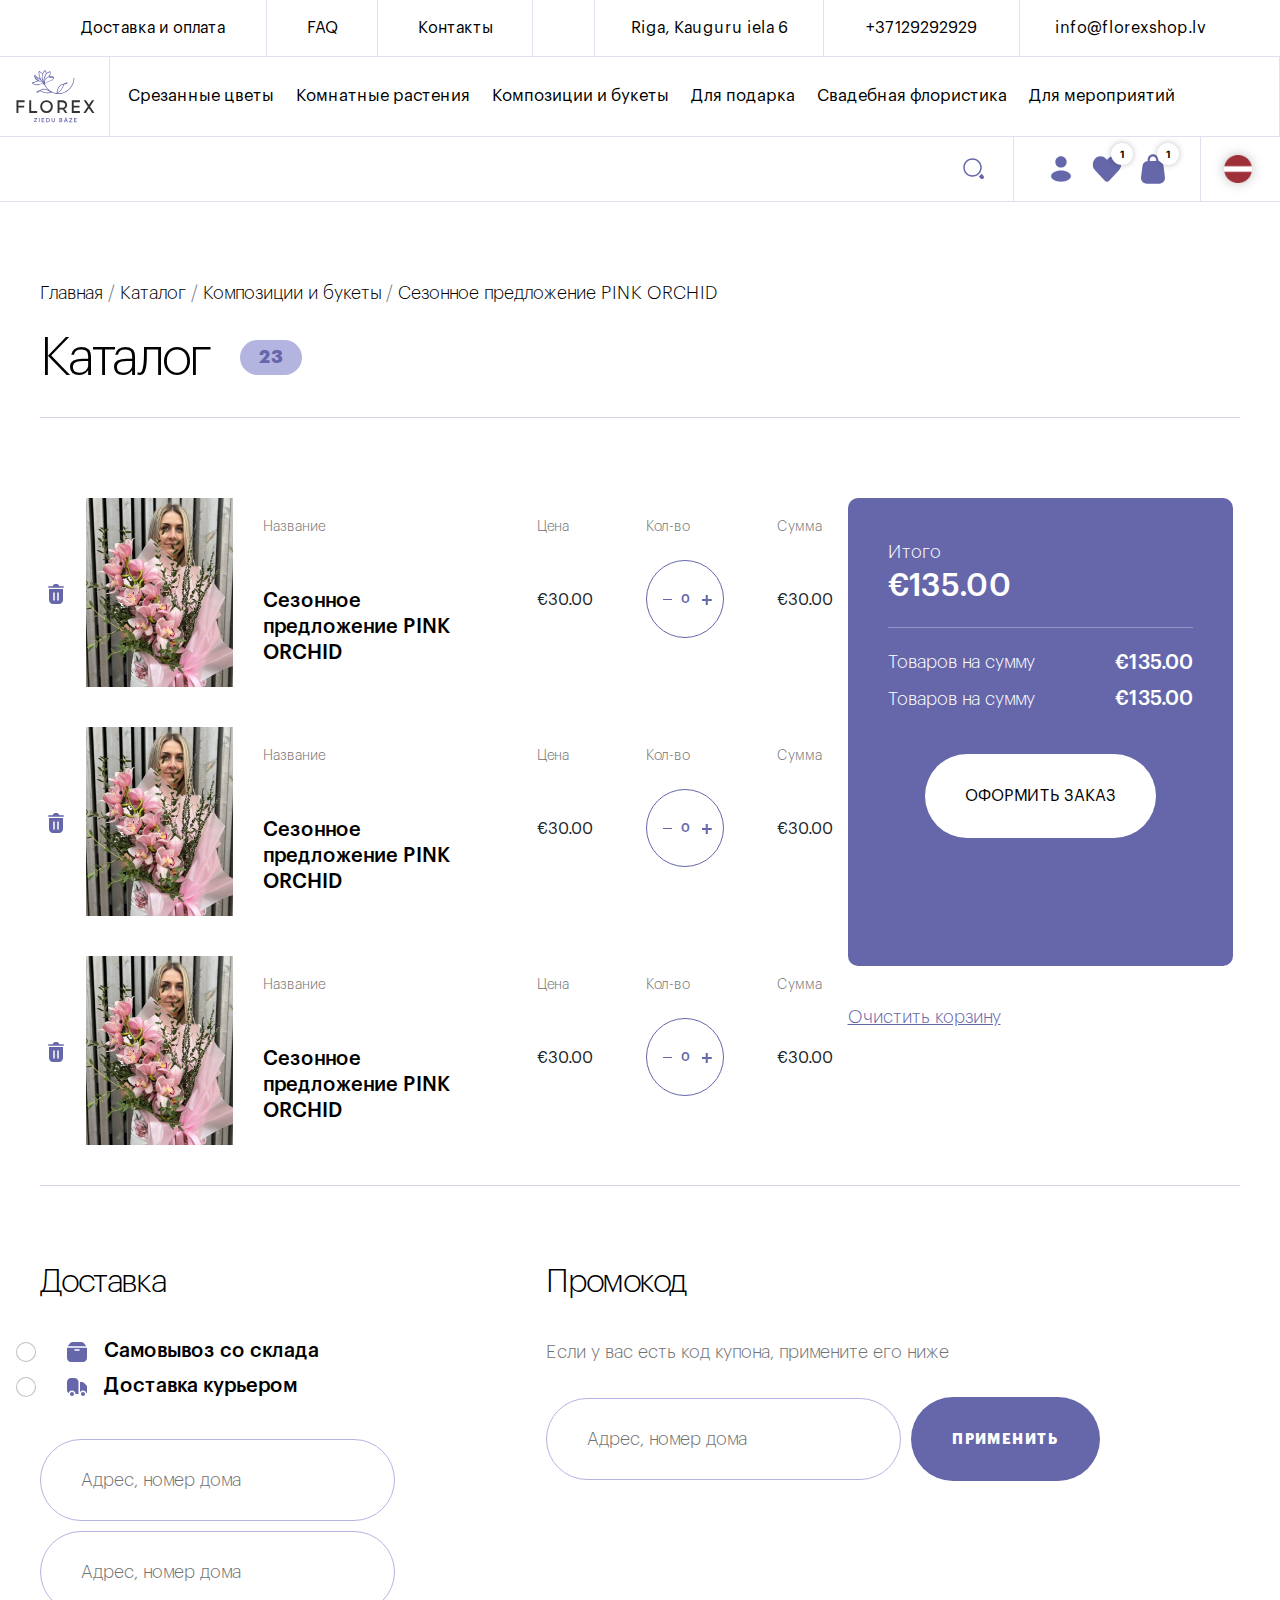
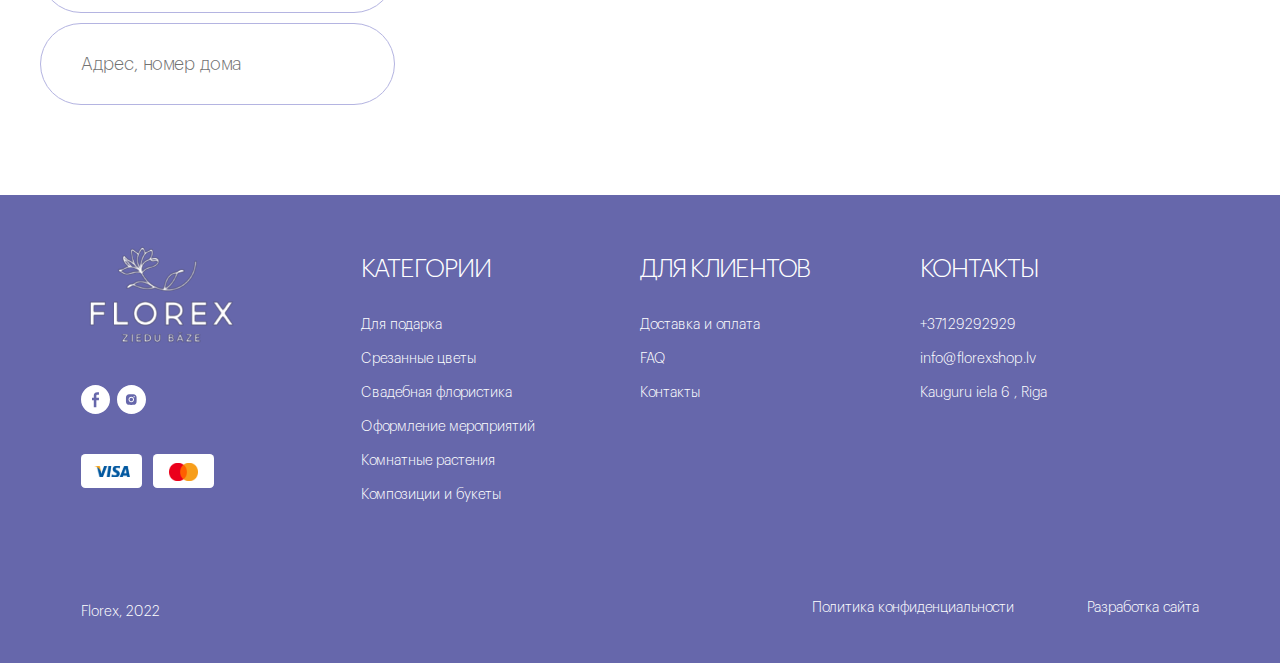
<file: cart/cart_01.html>
<!doctype html>
<html lang="en">

<head>
    <meta charset="utf-8">
    <meta name="viewport" content="width=device-width, initial-scale=1">
    <title>CART HOME</title>
    <link rel="stylesheet" href="../css/bootstrap.min.css">
    <link rel="stylesheet" href="../css/swiper-bundle.min.css">
    <link rel="stylesheet" href="../css/ion.rangeSlider.min.css">
    <link rel="stylesheet" href="../css/main.css">
    <link rel="stylesheet" href="../css/responsive.css">
</head>

<body>
    <!-- ======================== -->
    <!-- ======================== -->
    <!-- ======================== -->
    <header>
      <div class="nav__top d-none d-lg-block">
        <nav class="navbar navbar-expand-lg p-0 h-100">
          <div class="container-fluid">
            <button class="navbar-toggler" type="button" data-bs-toggle="collapse" data-bs-target="#navbarNavDropdown"
              aria-controls="navbarNavDropdown" aria-expanded="false" aria-label="Toggle navigation">
              <span class="navbar-toggler-icon"></span>
            </button>
            <div class="collapse navbar-collapse justify-content-between align-items-center" id="navbarNavDropdown">
              <ul class="navbar-nav w-100 d-flex justify-content-between">
                <div class="d-flex align-items-center">
                  <li class="nav-item">
                    <a class="nav-link" href="cart_01.html">Доставка и оплата</a>
                  </li>
                  <li class="nav-item">
                    <a class="nav-link" href="#">FAQ</a>
                  </li>
                  <li class="nav-item">
                    <a class="nav-link" href="../contact_404/contact.html">Контакты</a>
                  </li>
                </div>
                <div class="w-100 d-none">
                  <form class="position-relative h-100" role="search">
                    <input class="form-control bg-transparent me-2 h-100 w-100 shadow-none" type="search"
                      placeholder="Поиск по каталогу..." aria-label="Search">
                    <button class="btn position-absolute" type="submit">
                      <svg width="25" height="25" viewBox="0 0 25 25" xmlns="http://www.w3.org/2000/svg">
                        <path fill-rule="evenodd" clip-rule="evenodd"
                          d="M19.0104 10.9377C19.0104 15.3962 15.396 19.0106 10.9375 19.0106C6.47893 19.0106 2.86456 15.3962 2.86456 10.9377C2.86456 6.47911 6.47893 2.86475 10.9375 2.86475C15.396 2.86475 19.0104 6.47911 19.0104 10.9377ZM10.9375 20.5731C16.259 20.5731 20.5729 16.2592 20.5729 10.9377C20.5729 5.61617 16.259 1.30225 10.9375 1.30225C5.61599 1.30225 1.30206 5.61617 1.30206 10.9377C1.30206 16.2592 5.61599 20.5731 10.9375 20.5731ZM22.3142 22.3144C21.511 23.1176 20.2087 23.1176 19.4055 22.3144L17.4545 20.3635C18.5901 19.5768 19.5767 18.5903 20.3633 17.4547L22.3142 19.4056C23.1175 20.2089 23.1175 21.5112 22.3142 22.3144Z" />
                      </svg>
  
                    </button>
                  </form>
                </div>
   
                
                <div class="right d-flex align-items-center">
                  <li class="nav-item">
                    <a class="nav-link " href="#">Riga, Kauguru iela 6</a>
                  </li>
                  <li class="nav-item">
                    <a class="nav-link" href="#">+37129292929</a>
                  </li>
                  <li class="nav-item">
                    <a class="nav-link" href="#">info@florexshop.lv</a>
                  </li>
                </div>
  
              </ul>
  
            </div>
          </div>
        </nav>
      </div>
      <div class="nav__bottom d-none d-lg-block">
        <nav class="navbar navbar-expand-lg h-100 p-0 flex-column">
          <div class="container-fluid h-100">
            <a class="navbar-brand p-0 m-0 h-100" href="index.html">
              <img src="../images/logo.svg" alt="">
            </a>
            <button class="navbar-toggler" type="button" data-bs-toggle="collapse"
              data-bs-target="#navbarSupportedContent" aria-controls="navbarSupportedContent" aria-expanded="false"
              aria-label="Toggle navigation">
              <span class="navbar-toggler-icon"></span>
            </button>
            <div class="collapse navbar-collapse h-100" id="navbarSupportedContent">
              <ul class="navbar-nav mb-2 mb-lg-0 h-100 align-items-center">
                <li class="nav-item">
                  <a class="nav-link" href="#">Срезанные цветы</a>
                </li>
                <li class="nav-item">
                  <a class="nav-link" href="#">Комнатные растения</a>
                </li>
                <li class="nav-item">
                  <a class="nav-link" href="#">Композиции и букеты</a>
                </li>
                <li class="nav-item">
                  <a class="nav-link" href="#">Для подарка</a>
                </li>
                <li class="nav-item">
                  <a class="nav-link" href="#">Свадебная флористика</a>
                </li>
                <li class="nav-item">
                  <a class="nav-link pe-0" href="#">Для мероприятий</a>
                </li>
              </ul>
              <ul class="search__bar">
                <li><a href="#">
                    <svg width="34" height="34" viewBox="0 0 34 34" fill="none" xmlns="http://www.w3.org/2000/svg">
                      <path fill-rule="evenodd" clip-rule="evenodd"
                        d="M25.8542 14.8752C25.8542 20.9388 20.9386 25.8543 14.875 25.8543C8.81138 25.8543 3.89584 20.9388 3.89584 14.8752C3.89584 8.81154 8.81138 3.896 14.875 3.896C20.9386 3.896 25.8542 8.81154 25.8542 14.8752ZM14.875 27.9793C22.1122 27.9793 27.9792 22.1124 27.9792 14.8752C27.9792 7.63793 22.1122 1.771 14.875 1.771C7.63778 1.771 1.77084 7.63793 1.77084 14.8752C1.77084 22.1124 7.63778 27.9793 14.875 27.9793ZM30.3474 30.3475C29.255 31.4399 27.4839 31.4399 26.3915 30.3475L23.7382 27.6943C25.2826 26.6244 26.6243 25.2827 27.6941 23.7383L30.3474 26.3916C31.4398 27.484 31.4398 29.2551 30.3474 30.3475Z"
                        fill="#6667AB" />
                    </svg>
                  </a>
                  <input type="text" class="form-control" placeholder="Search">
                </li>
              </ul>
              <ul class="shopping__bar">
                <li class="buy__bar">
                  <a href="#">
                    <svg width="34" height="34" viewBox="0 0 34 34" fill="none" xmlns="http://www.w3.org/2000/svg">
                      <path fill-rule="evenodd" clip-rule="evenodd"
                        d="M17 15.5833C20.1296 15.5833 22.6667 13.0463 22.6667 9.91667C22.6667 6.78705 20.1296 4.25 17 4.25C13.8704 4.25 11.3333 6.78705 11.3333 9.91667C11.3333 13.0463 13.8704 15.5833 17 15.5833ZM17 29.75C22.4768 29.75 26.9167 27.2129 26.9167 24.0833C26.9167 20.9537 22.4768 18.4167 17 18.4167C11.5232 18.4167 7.08334 20.9537 7.08334 24.0833C7.08334 27.2129 11.5232 29.75 17 29.75Z"
                        fill="#6667AB" />
                    </svg>
                    <div class="add__number d-none">1</div>
                  </a>
                </li>
                <li class="buy__bar">
                  <a href="#" type="button" data-bs-toggle="modal" data-bs-target="#exampleModal">
                    <svg width="34" height="34" viewBox="0 0 34 34" fill="none" xmlns="http://www.w3.org/2000/svg">
                      <path
                        d="M18.0838 6.66157L17 7.82598L15.9162 6.66158C12.9233 3.44614 8.07089 3.44614 5.07801 6.66157C2.08512 9.877 2.08512 15.0902 5.078 18.3057L14.8324 28.7854C16.0295 30.0715 17.9705 30.0715 19.1676 28.7854L28.922 18.3057C31.9149 15.0902 31.9149 9.877 28.922 6.66157C25.9291 3.44614 21.0767 3.44614 18.0838 6.66157Z"
                        fill="#6667AB" />
                    </svg>
                    <div class="add__number">1</div>
                  </a>
                </li>
                <li class="buy__bar me-0">
                  <a href="#" type="button" data-bs-toggle="offcanvas" data-bs-target="#offcanvasRight"
                    aria-controls="offcanvasRight">
                    <svg width="34" height="34" viewBox="0 0 34 34" fill="none" xmlns="http://www.w3.org/2000/svg">
                      <path fill-rule="evenodd" clip-rule="evenodd"
                        d="M17 2.30225C14.066 2.30225 11.6875 4.68073 11.6875 7.61475V9.04526C9.00675 9.23221 6.80075 11.2922 6.46288 13.9952L5.04621 25.3285C4.62344 28.7107 7.26063 31.6981 10.6691 31.6981H23.3309C26.7394 31.6981 29.3766 28.7107 28.9538 25.3285L27.5372 13.9952C27.1993 11.2922 24.9933 9.23221 22.3125 9.04526V7.61475C22.3125 4.68073 19.934 2.30225 17 2.30225ZM20.1875 9.03141V7.61475C20.1875 5.85434 18.7604 4.42725 17 4.42725C15.2396 4.42725 13.8125 5.85434 13.8125 7.61475V9.03141H20.1875Z"
                        fill="#6667AB" />
                    </svg>
                    <div class="add__number">1</div>
                  </a>
                </li>
              </ul>
              <ul class="flag__bar">
                <li>
                  <div class="dropdown border-0 shadow-none">
                    <a class="btn dropdown-toggle  border-0 shadow-none d-flex align-items-center" href="#" role="button"
                      data-bs-toggle="dropdown" aria-expanded="false">
                      <div class="dropdown__img"><img class="w-100" src="../images/flag_Latvian.png" alt=""></div>
                      <div class="dropdown__text">Latviski</div>
                    </a>
  
                    <ul class="dropdown-menu">
                      <li>
                        <a class="dropdown-item" href="#">
                          <div class="dropdown__img"><img class="w-100" src="../images/Russian.png" alt=""></div>
                          <div class="dropdown__text">Russian</div>
                        </a>
                      </li>
                      <li>
                        <a class="dropdown-item" href="#">
                          <div class="dropdown__img"><img class="w-100" src="../images/Germany.png" alt=""></div>
                          <div class="dropdown__text">Germany</div>
                        </a>
                      </li>
                      <li>
                        <a class="dropdown-item" href="#">
                          <div class="dropdown__img"><img class="w-100" src="../images/Spain.png" alt=""></div>
                          <div class="dropdown__text">Spain</div>
                        </a>
                      </li>
                    </ul>
                  </div>
                  </a>
                </li>
              </ul>
            </div>
          </div>
  
        </nav>
      </div>
      <!-- END HEADER NEXT LINE  -->
      <div class="spearte__header nav__bottom h-auto justify-content-end align-items-center">
        <ul class="search__bar py-4 pe-5 h-100">
          <li><a href="#" class="field">
              <svg width="34" height="34" viewBox="0 0 34 34" fill="none" xmlns="http://www.w3.org/2000/svg">
                <path fill-rule="evenodd" clip-rule="evenodd"
                  d="M25.8542 14.8752C25.8542 20.9388 20.9386 25.8543 14.875 25.8543C8.81138 25.8543 3.89584 20.9388 3.89584 14.8752C3.89584 8.81154 8.81138 3.896 14.875 3.896C20.9386 3.896 25.8542 8.81154 25.8542 14.8752ZM14.875 27.9793C22.1122 27.9793 27.9792 22.1124 27.9792 14.8752C27.9792 7.63793 22.1122 1.771 14.875 1.771C7.63778 1.771 1.77084 7.63793 1.77084 14.8752C1.77084 22.1124 7.63778 27.9793 14.875 27.9793ZM30.3474 30.3475C29.255 31.4399 27.4839 31.4399 26.3915 30.3475L23.7382 27.6943C25.2826 26.6244 26.6243 25.2827 27.6941 23.7383L30.3474 26.3916C31.4398 27.484 31.4398 29.2551 30.3474 30.3475Z"
                  fill="#6667AB" />
              </svg>
            </a>
  
            <input type="text" class="form-control" placeholder="Search">
          </li>
        </ul>
        <ul class="shopping__bar py-4 px-5 w-auto">
          <li class="buy__bar">
            <a href="#">
              <svg width="34" height="34" viewBox="0 0 34 34" fill="none" xmlns="http://www.w3.org/2000/svg">
                <path fill-rule="evenodd" clip-rule="evenodd"
                  d="M17 15.5833C20.1296 15.5833 22.6667 13.0463 22.6667 9.91667C22.6667 6.78705 20.1296 4.25 17 4.25C13.8704 4.25 11.3333 6.78705 11.3333 9.91667C11.3333 13.0463 13.8704 15.5833 17 15.5833ZM17 29.75C22.4768 29.75 26.9167 27.2129 26.9167 24.0833C26.9167 20.9537 22.4768 18.4167 17 18.4167C11.5232 18.4167 7.08334 20.9537 7.08334 24.0833C7.08334 27.2129 11.5232 29.75 17 29.75Z"
                  fill="#6667AB" />
              </svg>
              <div class="add__number d-none">1</div>
            </a>
          </li>
          <li class="buy__bar">
            <a href="#" type="button" data-bs-toggle="modal" data-bs-target="#exampleModal">
              <svg width="34" height="34" viewBox="0 0 34 34" fill="none" xmlns="http://www.w3.org/2000/svg">
                <path
                  d="M18.0838 6.66157L17 7.82598L15.9162 6.66158C12.9233 3.44614 8.07089 3.44614 5.07801 6.66157C2.08512 9.877 2.08512 15.0902 5.078 18.3057L14.8324 28.7854C16.0295 30.0715 17.9705 30.0715 19.1676 28.7854L28.922 18.3057C31.9149 15.0902 31.9149 9.877 28.922 6.66157C25.9291 3.44614 21.0767 3.44614 18.0838 6.66157Z"
                  fill="#6667AB" />
              </svg>
              <div class="add__number">1</div>
            </a>
          </li>
          <li class="buy__bar me-0">
            <a href="#" type="button" data-bs-toggle="offcanvas" data-bs-target="#offcanvasRight"
              aria-controls="offcanvasRight">
              <svg width="34" height="34" viewBox="0 0 34 34" fill="none" xmlns="http://www.w3.org/2000/svg">
                <path fill-rule="evenodd" clip-rule="evenodd"
                  d="M17 2.30225C14.066 2.30225 11.6875 4.68073 11.6875 7.61475V9.04526C9.00675 9.23221 6.80075 11.2922 6.46288 13.9952L5.04621 25.3285C4.62344 28.7107 7.26063 31.6981 10.6691 31.6981H23.3309C26.7394 31.6981 29.3766 28.7107 28.9538 25.3285L27.5372 13.9952C27.1993 11.2922 24.9933 9.23221 22.3125 9.04526V7.61475C22.3125 4.68073 19.934 2.30225 17 2.30225ZM20.1875 9.03141V7.61475C20.1875 5.85434 18.7604 4.42725 17 4.42725C15.2396 4.42725 13.8125 5.85434 13.8125 7.61475V9.03141H20.1875Z"
                  fill="#6667AB" />
              </svg>
              <div class="add__number">1</div>
            </a>
          </li>
        </ul>
        <ul class="flag__bar ms-4 me-0">
          <li>
            <div class="dropdown border-0 shadow-none">
              <a class="btn dropdown-toggle  border-0 shadow-none d-flex align-items-center" href="#" role="button"
                data-bs-toggle="dropdown" aria-expanded="false">
                <div class="dropdown__img"><img class="w-100" src="../images/flag_Latvian.png" alt=""></div>
                <div class="dropdown__text">Latviski</div>
              </a>
  
              <ul class="dropdown-menu">
                <li>
                  <a class="dropdown-item" href="#">
                    <div class="dropdown__img"><img class="w-100" src="../images/Russian.png" alt=""></div>
                    <div class="dropdown__text">Russian</div>
                  </a>
                </li>
                <li>
                  <a class="dropdown-item" href="#">
                    <div class="dropdown__img"><img class="w-100" src="../images/Germany.png" alt=""></div>
                    <div class="dropdown__text">Germany</div>
                  </a>
                </li>
                <li>
                  <a class="dropdown-item" href="#">
                    <div class="dropdown__img"><img class="w-100" src="../images/Spain.png" alt=""></div>
                    <div class="dropdown__text">Spain</div>
                  </a>
                </li>
              </ul>
            </div>
            </a>
          </li>
        </ul>
      </div>
      <!-- MOBO VIEW  -->
      <div class="d-block d-lg-none h-100 mobile">
        <div class="mobo bg-white h-100 d-flex align-items-center justify-content-between">
          <div class="h-100">
            <a class="brand p-0 m-0 h-100" href="index.html">
              <img src="../images/logo.svg" alt="">
            </a>
          </div>
          <div class="small__menu">
            <a class="btn border-0 rounded-0" data-bs-toggle="offcanvas" href="#offcanvasExample" role="button"
              aria-controls="offcanvasExample">
              <img src="../images/menu.svg" alt="">
            </a>
          </div>
          <div class="mobo__shopping">
            <ul class="shopping__bar">
              <li class="buy__bar">
                <a href="#">
                  <svg width="34" height="34" viewBox="0 0 34 34" fill="none" xmlns="http://www.w3.org/2000/svg">
                    <path fill-rule="evenodd" clip-rule="evenodd"
                      d="M17 15.5833C20.1296 15.5833 22.6667 13.0463 22.6667 9.91667C22.6667 6.78705 20.1296 4.25 17 4.25C13.8704 4.25 11.3333 6.78705 11.3333 9.91667C11.3333 13.0463 13.8704 15.5833 17 15.5833ZM17 29.75C22.4768 29.75 26.9167 27.2129 26.9167 24.0833C26.9167 20.9537 22.4768 18.4167 17 18.4167C11.5232 18.4167 7.08334 20.9537 7.08334 24.0833C7.08334 27.2129 11.5232 29.75 17 29.75Z"
                      fill="#6667AB" />
                  </svg>
                </a>
              </li>
              <li class="buy__bar">
                <a href="#" type="button" data-bs-toggle="modal" data-bs-target="#exampleModal">
                  <svg width="34" height="34" viewBox="0 0 34 34" fill="none" xmlns="http://www.w3.org/2000/svg">
                    <path
                      d="M18.0838 6.66157L17 7.82598L15.9162 6.66158C12.9233 3.44614 8.07089 3.44614 5.07801 6.66157C2.08512 9.877 2.08512 15.0902 5.078 18.3057L14.8324 28.7854C16.0295 30.0715 17.9705 30.0715 19.1676 28.7854L28.922 18.3057C31.9149 15.0902 31.9149 9.877 28.922 6.66157C25.9291 3.44614 21.0767 3.44614 18.0838 6.66157Z"
                      fill="#6667AB" />
                  </svg>
                  <div class="add__number">1</div>
                </a>
              </li>
              <li class="buy__bar ">
                <a href="#" type="button" data-bs-toggle="offcanvas" data-bs-target="#offcanvasRight"
                  aria-controls="offcanvasRight">
                  <svg width="34" height="34" viewBox="0 0 34 34" fill="none" xmlns="http://www.w3.org/2000/svg">
                    <path fill-rule="evenodd" clip-rule="evenodd"
                      d="M17 2.30225C14.066 2.30225 11.6875 4.68073 11.6875 7.61475V9.04526C9.00675 9.23221 6.80075 11.2922 6.46288 13.9952L5.04621 25.3285C4.62344 28.7107 7.26063 31.6981 10.6691 31.6981H23.3309C26.7394 31.6981 29.3766 28.7107 28.9538 25.3285L27.5372 13.9952C27.1993 11.2922 24.9933 9.23221 22.3125 9.04526V7.61475C22.3125 4.68073 19.934 2.30225 17 2.30225ZM20.1875 9.03141V7.61475C20.1875 5.85434 18.7604 4.42725 17 4.42725C15.2396 4.42725 13.8125 5.85434 13.8125 7.61475V9.03141H20.1875Z"
                      fill="#6667AB" />
                  </svg>
                  <div class="add__number">1</div>
                </a>
              </li>
            </ul>
          </div>
        </div>
        <div class="offcanvas offcanvas-start w-100" tabindex="-1" id="offcanvasExample"
          aria-labelledby="offcanvasExampleLabel">
          <div class="offcanvas-header">
            <button type="button" class="btn-close ms-auto shadow-none" data-bs-dismiss="offcanvas"
              aria-label="Close"></button>
          </div>
          <div class="offcanvas-body">
            <form class="d-flex position-relative serach__menu" role="search">
              <input class="form-control me-2 searchField shadow-none" type="search" placeholder="Поиск"
                aria-label="Search">
              <button class="btn position-absolute btn-close shadow-none" type="submit"></button>
              <ul class="menuSearch">
                <li class="media">
                  <div class="img">
                    <img src="../images/gallery_01.png" alt="">
                  </div>
                  <div class="media-body">
                    <p>Сезонное предложение </p>
                    <p>PINK ORCHID</p>
                  </div>
                </li>
                <li class="media">
                  <div class="img">
                    <img src="../images/gallery_01.png" alt="">
                  </div>
                  <div class="media-body">
                    <p>Сезонное предложение </p>
                    <p>Red ORCHID</p>
                  </div>
                </li>
                <li class="media">
                  <div class="img">
                    <img src="../images/gallery_01.png" alt="">
                  </div>
                  <div class="media-body">
                    <p>Сезонное предложение </p>
                    <p>Brown ORCHID</p>
                  </div>
                </li>
              </ul>
            </form>
            <ul class="menu">
              <li><a href="#">Срезанные цветы</a></li>
              <li><a href="#">kомнатные растения</a></li>
              <li><a href="#">Композиции и букеты</a></li>
              <li><a href="#">Для подарка</a></li>
              <li><a href="#">Свадебная флористика</a></li>
              <li><a href="#">Для мероприятий</a></li>
            </ul>
            <ul class="menu">
              <li><a href="#">Доставка и оплата</a></li>
              <li><a href="#">FAQ</a></li>
              <li><a href="#">Контакты</a></li>
            </ul>
            <ul class="menu">
              <li><a href="#">Riga, Kauguru iela 6</a></li>
              <li><a href="#">+37129292929</a></li>
              <li><a href="#">info@florexshop.lv</a></li>
            </ul>
            <ul class="flag">
              <li class="d-flex align-items-center">
                <div class="flag__img"><img class="w-100" src="../images/flag_Latvian.png" alt=""></div>
                <div class="flag__text">Latviski</div>
              </li>
            </ul>
  
  
          </div>
  
        </div>
    </header>
    <div class="offcanvas carty offcanvas-end" tabindex="-1" id="offcanvasRight" aria-labelledby="offcanvasRightLabel">
        <div class="offcanvas-header">
            <button type="button" class="btn-close text-white m-0" data-bs-dismiss="offcanvas"
                aria-label="Close"></button>

            <h5 class="offcanvas-title" id="offcanvasRightLabel">Tavs iepirkumu grozs</h5>
        </div>
        <div class="offcanvas-body">
            <div class="total__items row justify-content-between ">
                <div>
                    <div class="items__layouts bb__line">
                        <div class="items__layouts_dele">
                            <a href="#">
                                <svg width="16" height="20" viewBox="0 0 16 20" fill="none"
                                    xmlns="http://www.w3.org/2000/svg">
                                    <path fill-rule="evenodd" clip-rule="evenodd"
                                        d="M5.40627 0.890599C5.7772 0.334202 6.40166 0 7.07037 0H8.92963C9.59834 0 10.2228 0.334202 10.5937 0.8906L11.5 2.25H15.25C15.6642 2.25 16 2.58579 16 3C16 3.41421 15.6642 3.75 15.25 3.75H0.75C0.335786 3.75 0 3.41421 0 3C0 2.58579 0.335786 2.25 0.75 2.25H4.5L5.40627 0.890599ZM11 20H5C2.79086 20 1 18.2091 1 16V5H15V16C15 18.2091 13.2091 20 11 20ZM6 8.25C6.41421 8.25 6.75 8.58579 6.75 9V16C6.75 16.4142 6.41421 16.75 6 16.75C5.58579 16.75 5.25 16.4142 5.25 16L5.25 9C5.25 8.58579 5.58579 8.25 6 8.25ZM10 8.25C10.4142 8.25 10.75 8.58579 10.75 9V16C10.75 16.4142 10.4142 16.75 10 16.75C9.58579 16.75 9.25 16.4142 9.25 16V9C9.25 8.58579 9.58579 8.25 10 8.25Z"
                                        fill="#6667AB" />
                                </svg>
                            </a>

                        </div>
                        <div class="items__layouts_img">
                            <img class="w-100" src="../images/demo__pro.png" alt="">
                        </div>
                        <div class="items__layouts_tittle d-flex flex-column h-100">
                            <div class="items__layouts_tittle_name">Сезонное предложение
                                PINK ORCHID</div>
                            <div class="items__layouts_prize ms-0 d-none">
                                <div class="items__layouts_tittle_name">€30.00</div>
                            </div>
                        </div>
                        <div class="items__layouts_prize">
                            <div class="items__layouts_tittle_name">€30.00</div>
                        </div>


                    </div>
                    <div class="items__layouts bb__line">
                        <div class="items__layouts_dele">
                            <a href="#">
                                <svg width="16" height="20" viewBox="0 0 16 20" fill="none"
                                    xmlns="http://www.w3.org/2000/svg">
                                    <path fill-rule="evenodd" clip-rule="evenodd"
                                        d="M5.40627 0.890599C5.7772 0.334202 6.40166 0 7.07037 0H8.92963C9.59834 0 10.2228 0.334202 10.5937 0.8906L11.5 2.25H15.25C15.6642 2.25 16 2.58579 16 3C16 3.41421 15.6642 3.75 15.25 3.75H0.75C0.335786 3.75 0 3.41421 0 3C0 2.58579 0.335786 2.25 0.75 2.25H4.5L5.40627 0.890599ZM11 20H5C2.79086 20 1 18.2091 1 16V5H15V16C15 18.2091 13.2091 20 11 20ZM6 8.25C6.41421 8.25 6.75 8.58579 6.75 9V16C6.75 16.4142 6.41421 16.75 6 16.75C5.58579 16.75 5.25 16.4142 5.25 16L5.25 9C5.25 8.58579 5.58579 8.25 6 8.25ZM10 8.25C10.4142 8.25 10.75 8.58579 10.75 9V16C10.75 16.4142 10.4142 16.75 10 16.75C9.58579 16.75 9.25 16.4142 9.25 16V9C9.25 8.58579 9.58579 8.25 10 8.25Z"
                                        fill="#6667AB" />
                                </svg>
                            </a>

                        </div>
                        <div class="items__layouts_img">
                            <img class="w-100" src="../images/demo__pro.png" alt="">
                        </div>
                        <div class="items__layouts_tittle d-flex flex-column h-100">
                            <div class="items__layouts_tittle_name">Сезонное предложение
                                PINK ORCHID</div>
                            <div class="items__layouts_prize ms-0 d-none">
                                <div class="items__layouts_tittle_name">€30.00</div>
                            </div>
                        </div>
                        <div class="items__layouts_prize">
                            <div class="items__layouts_tittle_name">€30.00</div>
                        </div>


                    </div>
                    <div class="items__layouts bb__line">
                        <div class="items__layouts_dele">
                            <a href="#">
                                <svg width="16" height="20" viewBox="0 0 16 20" fill="none"
                                    xmlns="http://www.w3.org/2000/svg">
                                    <path fill-rule="evenodd" clip-rule="evenodd"
                                        d="M5.40627 0.890599C5.7772 0.334202 6.40166 0 7.07037 0H8.92963C9.59834 0 10.2228 0.334202 10.5937 0.8906L11.5 2.25H15.25C15.6642 2.25 16 2.58579 16 3C16 3.41421 15.6642 3.75 15.25 3.75H0.75C0.335786 3.75 0 3.41421 0 3C0 2.58579 0.335786 2.25 0.75 2.25H4.5L5.40627 0.890599ZM11 20H5C2.79086 20 1 18.2091 1 16V5H15V16C15 18.2091 13.2091 20 11 20ZM6 8.25C6.41421 8.25 6.75 8.58579 6.75 9V16C6.75 16.4142 6.41421 16.75 6 16.75C5.58579 16.75 5.25 16.4142 5.25 16L5.25 9C5.25 8.58579 5.58579 8.25 6 8.25ZM10 8.25C10.4142 8.25 10.75 8.58579 10.75 9V16C10.75 16.4142 10.4142 16.75 10 16.75C9.58579 16.75 9.25 16.4142 9.25 16V9C9.25 8.58579 9.58579 8.25 10 8.25Z"
                                        fill="#6667AB" />
                                </svg>
                            </a>

                        </div>
                        <div class="items__layouts_img">
                            <img class="w-100" src="../images/demo__pro.png" alt="">
                        </div>
                        <div class="items__layouts_tittle d-flex flex-column h-100">
                            <div class="items__layouts_tittle_name">Сезонное предложение
                                PINK ORCHID</div>
                            <div class="items__layouts_prize ms-0 d-none">
                                <div class="items__layouts_tittle_name">€30.00</div>
                            </div>
                        </div>
                        <div class="items__layouts_prize">
                            <div class="items__layouts_tittle_name">€30.00</div>
                        </div>


                    </div>
                </div>
                <div class="total__bill_amount bb__line">
                    <div class="total__bill_amount_head">Kopsumma</div>
                    <div class="total__bill_amount_prize">€120.00</div>
                </div>
                <div class="total__bill_btns">
                    <a href="#" class="total__bill_btn">ОТКРЫТЬ КОРЗИНУ</a>
                    <a href="#" class="total__bill_btn outline">ОТКРЫТЬ КОРЗИНУ</a>
                </div>
            </div>
        </div>
    </div>
    <!-- MOADAL -->
    <div class="modal fade" id="exampleModal" tabindex="-1" aria-labelledby="exampleModalLabel" aria-hidden="true">
        <div class="modal-dialog">
            <div class="modal-content">
                <div class="modal-header">
                    <button type="button" class="btn shadow-none ms-auto" data-bs-dismiss="modal" aria-label="Close">
                        <svg width="28" height="27" viewBox="0 0 28 27" fill="none" xmlns="http://www.w3.org/2000/svg">
                            <path d="M1.50913 1L26.71 26.2009M1 26.2009L26.2009 1" stroke="#6667AB" />
                        </svg>

                    </button>
                </div>
                <div class="modal-body">
                    <h3>Ссылка скопирована <br>
                        в буфер обмена</h3>
                    <p>
                        www.florexshop.lv/category/offers/pink-orchid
                    </p>
                    <div class="product__item_add d-flex justify-content-center mb-md-5 pb-5">
                        <a href="#" class="product__item_add_btn mx-auto">
                            СКОПИРОВАТЬ ЕЩЕ РАЗ
                        </a>
                    </div>
                </div>

            </div>
        </div>
    </div>
    <!-- ======================== -->
    <!-- ======================== -->
    <!-- ======================== -->
    <!-- ======================== -->
    <section class="head__border start__space end__space">
        <div class="container-fluid my__container">
            <nav aria-label="breadcrumb">
                <ol class="breadcrumb">
                    <li class="breadcrumb-item"><a href="#">Главная</a></li>
                    <li class="breadcrumb-item"><a href="#">Каталог</a></li>
                    <li class="breadcrumb-item"><a href="#">Композиции и букеты</a></li>
                    <li class="breadcrumb-item active" aria-current="page">Сезонное предложение PINK ORCHID</li>
                </ol>
            </nav>
          

        </div>
        <div class="container-fluid my__container">
            <div class="filter__item_layout bb__line">
                <h2 class="head__border__tittle text-start border-bottom-0">
                    Каталог
                </h2>
                <div class="filter__item">
                    23
                </div>
            </div>
            <div class="total__items row justify-content-between bb__line">
                <div class="col-xl-8">
                    <div class="items__layouts">
                        <div class="items__layouts_dele">
                            <a href="#">
                                <svg width="16" height="20" viewBox="0 0 16 20" fill="none"
                                    xmlns="http://www.w3.org/2000/svg">
                                    <path fill-rule="evenodd" clip-rule="evenodd"
                                        d="M5.40627 0.890599C5.7772 0.334202 6.40166 0 7.07037 0H8.92963C9.59834 0 10.2228 0.334202 10.5937 0.8906L11.5 2.25H15.25C15.6642 2.25 16 2.58579 16 3C16 3.41421 15.6642 3.75 15.25 3.75H0.75C0.335786 3.75 0 3.41421 0 3C0 2.58579 0.335786 2.25 0.75 2.25H4.5L5.40627 0.890599ZM11 20H5C2.79086 20 1 18.2091 1 16V5H15V16C15 18.2091 13.2091 20 11 20ZM6 8.25C6.41421 8.25 6.75 8.58579 6.75 9V16C6.75 16.4142 6.41421 16.75 6 16.75C5.58579 16.75 5.25 16.4142 5.25 16L5.25 9C5.25 8.58579 5.58579 8.25 6 8.25ZM10 8.25C10.4142 8.25 10.75 8.58579 10.75 9V16C10.75 16.4142 10.4142 16.75 10 16.75C9.58579 16.75 9.25 16.4142 9.25 16V9C9.25 8.58579 9.58579 8.25 10 8.25Z"
                                        fill="#6667AB" />
                                </svg>
                            </a>

                        </div>
                        <div class="items__layouts_img">
                            <img class="w-100" src="../images/gallery_01.png" alt="">
                        </div>
                        <div class="media-body">
                        <div class="items__layouts_tittle d-flex flex-column h-100">
                            <div class="items__layouts_tittle_bar">Название</div>
                            <div class="items__layouts_tittle_name">Сезонное предложение
                                PINK ORCHID</div>
                        </div>
                        <div class="items__layouts_prize mb-auto">
                            <div class="items__layouts_tittle_bar">Цена</div>
                            <div class="items__layouts_tittle_name">€30.00</div>
                        </div>
                        <div class="items__layouts_counter mb-auto">
                            <div class="items__layouts_tittle_bar">Кол-во</div>
                            <div class="items__layouts_tittle_name">
                                <div class="product__item_add_counter">
                                    <div class="frame">
                                        <div class=" d-flex align-items-center justify-content-between">
                                            <div class="button col col-1">
                                                <button id="minus-btn">
                                                    <svg width="9" height="1" viewBox="0 0 9 1"
                                                        xmlns="http://www.w3.org/2000/svg">
                                                        <line y1="0.5" x2="9" y2="0.5"></line>
                                                    </svg>

                                                </button>
                                            </div>
                                            <div class="number col col-2">
                                                <div id="count">0</div>
                                            </div>
                                            <div class="button col col-1">
                                                <button id="plus-btn">
                                                    <svg width="10" height="10" viewBox="0 0 10 10"
                                                        xmlns="http://www.w3.org/2000/svg">
                                                        <path
                                                            d="M4.20259 5.49569H0V4.50431H4.20259V0H5.23707V4.50431H9.43966V5.49569H5.23707V10H4.20259V5.49569Z">
                                                        </path>
                                                    </svg>

                                                </button>
                                            </div>
                                        </div>
                                    </div>
                                    <style>

                                    </style>

                                </div>
                            </div>
                        </div>
                        <div class="items__layouts_tottal_prize mb-auto">
                            <div class="items__layouts_tittle_bar">Сумма</div>
                            <div class="items__layouts_tittle_name">€30.00</div>
                        </div>
                    </div>
                     </div>
                     <div class="items__layouts">
                        <div class="items__layouts_dele">
                            <a href="#">
                                <svg width="16" height="20" viewBox="0 0 16 20" fill="none"
                                    xmlns="http://www.w3.org/2000/svg">
                                    <path fill-rule="evenodd" clip-rule="evenodd"
                                        d="M5.40627 0.890599C5.7772 0.334202 6.40166 0 7.07037 0H8.92963C9.59834 0 10.2228 0.334202 10.5937 0.8906L11.5 2.25H15.25C15.6642 2.25 16 2.58579 16 3C16 3.41421 15.6642 3.75 15.25 3.75H0.75C0.335786 3.75 0 3.41421 0 3C0 2.58579 0.335786 2.25 0.75 2.25H4.5L5.40627 0.890599ZM11 20H5C2.79086 20 1 18.2091 1 16V5H15V16C15 18.2091 13.2091 20 11 20ZM6 8.25C6.41421 8.25 6.75 8.58579 6.75 9V16C6.75 16.4142 6.41421 16.75 6 16.75C5.58579 16.75 5.25 16.4142 5.25 16L5.25 9C5.25 8.58579 5.58579 8.25 6 8.25ZM10 8.25C10.4142 8.25 10.75 8.58579 10.75 9V16C10.75 16.4142 10.4142 16.75 10 16.75C9.58579 16.75 9.25 16.4142 9.25 16V9C9.25 8.58579 9.58579 8.25 10 8.25Z"
                                        fill="#6667AB" />
                                </svg>
                            </a>

                        </div>
                        <div class="items__layouts_img">
                            <img class="w-100" src="../images/gallery_01.png" alt="">
                        </div>
                        <div class="media-body">
                        <div class="items__layouts_tittle d-flex flex-column h-100">
                            <div class="items__layouts_tittle_bar">Название</div>
                            <div class="items__layouts_tittle_name">Сезонное предложение
                                PINK ORCHID</div>
                        </div>
                        <div class="items__layouts_prize mb-auto">
                            <div class="items__layouts_tittle_bar">Цена</div>
                            <div class="items__layouts_tittle_name">€30.00</div>
                        </div>
                        <div class="items__layouts_counter mb-auto">
                            <div class="items__layouts_tittle_bar">Кол-во</div>
                            <div class="items__layouts_tittle_name">
                                <div class="product__item_add_counter">
                                    <div class="frame">
                                        <div class=" d-flex align-items-center justify-content-between">
                                            <div class="button col col-1">
                                                <button id="minus-btn">
                                                    <svg width="9" height="1" viewBox="0 0 9 1"
                                                        xmlns="http://www.w3.org/2000/svg">
                                                        <line y1="0.5" x2="9" y2="0.5"></line>
                                                    </svg>

                                                </button>
                                            </div>
                                            <div class="number col col-2">
                                                <div id="count">0</div>
                                            </div>
                                            <div class="button col col-1">
                                                <button id="plus-btn">
                                                    <svg width="10" height="10" viewBox="0 0 10 10"
                                                        xmlns="http://www.w3.org/2000/svg">
                                                        <path
                                                            d="M4.20259 5.49569H0V4.50431H4.20259V0H5.23707V4.50431H9.43966V5.49569H5.23707V10H4.20259V5.49569Z">
                                                        </path>
                                                    </svg>

                                                </button>
                                            </div>
                                        </div>
                                    </div>
                                    <style>

                                    </style>

                                </div>
                            </div>
                        </div>
                        <div class="items__layouts_tottal_prize mb-auto">
                            <div class="items__layouts_tittle_bar">Сумма</div>
                            <div class="items__layouts_tittle_name">€30.00</div>
                        </div>
                    </div>
                     </div>
                     <div class="items__layouts">
                        <div class="items__layouts_dele">
                            <a href="#">
                                <svg width="16" height="20" viewBox="0 0 16 20" fill="none"
                                    xmlns="http://www.w3.org/2000/svg">
                                    <path fill-rule="evenodd" clip-rule="evenodd"
                                        d="M5.40627 0.890599C5.7772 0.334202 6.40166 0 7.07037 0H8.92963C9.59834 0 10.2228 0.334202 10.5937 0.8906L11.5 2.25H15.25C15.6642 2.25 16 2.58579 16 3C16 3.41421 15.6642 3.75 15.25 3.75H0.75C0.335786 3.75 0 3.41421 0 3C0 2.58579 0.335786 2.25 0.75 2.25H4.5L5.40627 0.890599ZM11 20H5C2.79086 20 1 18.2091 1 16V5H15V16C15 18.2091 13.2091 20 11 20ZM6 8.25C6.41421 8.25 6.75 8.58579 6.75 9V16C6.75 16.4142 6.41421 16.75 6 16.75C5.58579 16.75 5.25 16.4142 5.25 16L5.25 9C5.25 8.58579 5.58579 8.25 6 8.25ZM10 8.25C10.4142 8.25 10.75 8.58579 10.75 9V16C10.75 16.4142 10.4142 16.75 10 16.75C9.58579 16.75 9.25 16.4142 9.25 16V9C9.25 8.58579 9.58579 8.25 10 8.25Z"
                                        fill="#6667AB" />
                                </svg>
                            </a>

                        </div>
                        <div class="items__layouts_img">
                            <img class="w-100" src="../images/gallery_01.png" alt="">
                        </div>
                        <div class="media-body">
                        <div class="items__layouts_tittle d-flex flex-column h-100">
                            <div class="items__layouts_tittle_bar">Название</div>
                            <div class="items__layouts_tittle_name">Сезонное предложение
                                PINK ORCHID</div>
                        </div>
                        <div class="items__layouts_prize mb-auto">
                            <div class="items__layouts_tittle_bar">Цена</div>
                            <div class="items__layouts_tittle_name">€30.00</div>
                        </div>
                        <div class="items__layouts_counter mb-auto">
                            <div class="items__layouts_tittle_bar">Кол-во</div>
                            <div class="items__layouts_tittle_name">
                                <div class="product__item_add_counter">
                                    <div class="frame">
                                        <div class=" d-flex align-items-center justify-content-between">
                                            <div class="button col col-1">
                                                <button id="minus-btn">
                                                    <svg width="9" height="1" viewBox="0 0 9 1"
                                                        xmlns="http://www.w3.org/2000/svg">
                                                        <line y1="0.5" x2="9" y2="0.5"></line>
                                                    </svg>

                                                </button>
                                            </div>
                                            <div class="number col col-2">
                                                <div id="count">0</div>
                                            </div>
                                            <div class="button col col-1">
                                                <button id="plus-btn">
                                                    <svg width="10" height="10" viewBox="0 0 10 10"
                                                        xmlns="http://www.w3.org/2000/svg">
                                                        <path
                                                            d="M4.20259 5.49569H0V4.50431H4.20259V0H5.23707V4.50431H9.43966V5.49569H5.23707V10H4.20259V5.49569Z">
                                                        </path>
                                                    </svg>

                                                </button>
                                            </div>
                                        </div>
                                    </div>
                                    <style>

                                    </style>

                                </div>
                            </div>
                        </div>
                        <div class="items__layouts_tottal_prize mb-auto">
                            <div class="items__layouts_tittle_bar">Сумма</div>
                            <div class="items__layouts_tittle_name">€30.00</div>
                        </div>
                    </div>
                     </div>
                </div>
          
                <div class="col-xl-4 d-none d-xl-block">
                    <div class="total__bill">
                        <div class="total__bill_head_small">Итого</div>
                        <div class="total__bill_head">€135.00</div>
                        <div class="products__prize">
                            <div class="products__prize_name">Товаров на сумму</div>
                            <div class="products__prize_amount">€135.00</div>
                        </div>
                        <div class="products__prize">
                            <div class="products__prize_name">Товаров на сумму</div>
                            <div class="products__prize_amount">€135.00</div>
                        </div>
                        <div class="text-center text-xl-start">
                        <a href="" class="products__pay_btn mx-xl-start mx-auto">
                            ОФОРМИТЬ ЗАКАЗ
                        </a>
                        <br>
                        <a href="" class="total__bill__message d-xl-inline-none d-inline-block text-white">
                            Очистить корзину
                        </a>
                    </div>
                    </div>
                    <a href="" class="total__bill__message d-xl-inline-block d-none">
                        Очистить корзину
                    </a>

                </div>
            </div>

        </div>
    </section>

    <!-- ======================== -->
    <!-- ======================== -->
    <!-- ======================== -->
    <!-- ======================== -->
    <section class="head__border start__space end__space">
        <div class="container-fluid my__container">

            <div class="row flex-wrap">
                <div class="col-lg-5">
                    <div class="fill_form">
                        <div class="fill_form_tittle">Доставка</div>
                        <div class="fill_form_checks">
                            <div class="form-check">
                                <input class="form-check-input" type="checkbox" value="" id="flexCheckDefault">
                                <label class="form-check-label" for="flexCheckDefault">
                                    <span>
                                        <svg width="24" height="24" viewBox="0 0 24 24" fill="none"
                                            xmlns="http://www.w3.org/2000/svg">
                                            <path fill-rule="evenodd" clip-rule="evenodd"
                                                d="M22 18V8.40312C22 8.18314 21.9819 7.96475 21.9463 7.75H2.05367C2.01813 7.96475 2 8.18314 2 8.40312V18C2 20.2091 3.79086 22 6 22H18C20.2091 22 22 20.2091 22 18ZM2.62893 6.25H21.3711C21.295 6.13093 21.2124 6.01552 21.1235 5.90434L19.201 3.50122C18.4419 2.55236 17.2926 2 16.0775 2H7.9225C6.70736 2 5.55811 2.55236 4.79902 3.50122L2.87652 5.90434C2.78758 6.01552 2.70499 6.13093 2.62893 6.25ZM9.25 10C9.25 9.58579 9.58579 9.25 10 9.25H14C14.4142 9.25 14.75 9.58579 14.75 10C14.75 10.4142 14.4142 10.75 14 10.75H10C9.58579 10.75 9.25 10.4142 9.25 10Z"
                                                fill="#6667AB" />
                                        </svg>

                                    </span>
                                    Самовывоз со склада
                                </label>
                            </div>
                            <div class="form-check">
                                <input class="form-check-input" type="checkbox" value="" id="flexCheckDefault1">
                                <label class="form-check-label" for="flexCheckDefault1">
                                    <span>
                                        <svg width="24" height="24" viewBox="0 0 24 24" fill="none"
                                            xmlns="http://www.w3.org/2000/svg">
                                            <path fill-rule="evenodd" clip-rule="evenodd"
                                                d="M6 3.06216H9.5C11.7091 3.06216 13.5 4.85303 13.5 7.06216V19.0622H10.5C10.5 17.1292 8.933 15.5622 7 15.5622C5.34384 15.5622 3.95711 16.7118 3.59319 18.2573C2.62551 17.5273 2 16.3678 2 15.0622V7.06216C2 4.85303 3.79086 3.06216 6 3.06216ZM9 19.0622C9 20.1667 8.10457 21.0622 7 21.0622C5.89543 21.0622 5 20.1667 5 19.0622C5 19.0202 5.00129 18.9785 5.00384 18.9371C5.06838 17.8908 5.93742 17.0622 7 17.0622C8.10457 17.0622 9 17.9576 9 19.0622ZM20 19.0622C20 20.1667 19.1046 21.0622 18 21.0622C16.8954 21.0622 16 20.1667 16 19.0622C16 17.9576 16.8954 17.0622 18 17.0622C19.1046 17.0622 20 17.9576 20 19.0622ZM18 15.5622C19.7222 15.5622 21.1538 16.806 21.4456 18.4443C21.7891 18.0851 22 17.5983 22 17.0622V11.6786C22 11.1258 21.7712 10.5976 21.3679 10.2196L18.577 7.60309C18.2063 7.25557 17.7172 7.06216 17.2091 7.06216H15V17.2584C15.6124 16.242 16.7268 15.5622 18 15.5622Z"
                                                fill="#6667AB" />
                                        </svg>


                                    </span>
                                    Доставка курьером
                                </label>
                            </div>

                        </div>
                        <div class="fill_form_feilds">
                            <input class="form-control" type="text" placeholder="Адрес, номер дома">
                            <input class="form-control" type="text" placeholder="Адрес, номер дома">
                            <input class="form-control" type="text" placeholder="Адрес, номер дома">
                        </div>
                    </div>
                </div>
                <div class="col-lg-7">
                    <div class="fill_form">
                        <div class="fill_form_tittle">Промокод</div>
                        <div class="fill_form_tittle_small">Если у вас есть код купона, примените его ниже</div>

                        <div class="fill_form_feilds newsletter cart_01">
                            <input class="form-control" type="text" placeholder="Адрес, номер дома">
                            <button class="btn" type="submit">ПРИМЕНИТЬ</button>

                        </div>
                    </div>
                </div>
            </div>

        </div>
    </section>
    <!-- ======================== -->
    <!-- ======================== -->
    <!-- ======================== -->

    <div class="container-fluid px-4 mb-5 mb-xl-0">
        <div class="total__bill d-block d-xl-none">
            <div class="total__bill_head_small">Итого</div>
            <div class="total__bill_head">€135.00</div>
            <div class="products__prize">
                <div class="products__prize_name">Товаров на сумму</div>
                <div class="products__prize_amount">€135.00</div>
            </div>
            <div class="products__prize">
                <div class="products__prize_name">Товаров на сумму</div>
                <div class="products__prize_amount">€135.00</div>
            </div>
            <div class="text-center text-xl-start">
            <a href="" class="products__pay_btn mx-xl-start mx-auto">
                ОФОРМИТЬ ЗАКАЗ
            </a>
            <br>
            <a href="" class="total__bill__message d-xl-inline-none d-inline-block text-white">
                Очистить корзину
            </a>
        </div>
        </div>
    </div>

    <footer id="f">
        <div class="container-fluid h-100">
            <div class="d-flex flex-column justify-content-between h-100">
                <div class="row mx-0 justify-content-start">
                    <div class="col-lg-3 px-0 ">
                        <div class="d-flex justify-content-between align-items-center">
                            <div class="footer__logo">
                                <a href="#"><img class="w-100" src="../images/white__logo.svg" alt=""></a>

                            </div>
                            <ul class="footer__media_link d-flex d-lg-none">
                                <li><a href="#"><img class="w-100" src="../images/facebook.svg" alt=""></a></li>
                                <li><a href="#"><img class="w-100" src="../images/insta.svg" alt=""></a></li>
                            </ul>
                        </div>
                        <ul class="footer__media_link d-none d-lg-flex">
                            <li><a href="#"><img class="w-100" src="../images/facebook.svg" alt=""></a></li>
                            <li><a href="#"><img class="w-100" src="../images/insta.svg" alt=""></a></li>
                        </ul>
                        <ul class="footer__media_card order-1 d-none d-lg-flex">
                            <li><a href="#"><img class="w-100" src="../images/visa.svg" alt=""></a></li>
                            <li><a href="#"><img class="w-100" src="../images/master.svg" alt=""></a></li>
                        </ul>

                    </div>
                    <div class="col-lg-3 px-0 footer__inner_m">
                        <div class="footer__menu">КАТЕГОРИИ</div>
                        <ul class="footer__menu_list">
                            <li><a class="text-white" href="#">Для подарка</a></li>
                            <li><a class="text-white" href="#">Срезанные цветы</a></li>
                            <li><a class="text-white" href="#">Свадебная флористика</a></li>
                            <li><a class="text-white" href="#">Оформление мероприятий</a></li>
                            <li><a class="text-white" href="#">Комнатные растения</a></li>
                            <li><a class="text-white" href="#">Композиции и букеты</a></li>
                        </ul>
                    </div>
                    <div class="col-lg-3 px-0 footer__inner_m">
                        <div class="footer__menu">ДЛЯ КЛИЕНТОВ</div>
                        <ul class="footer__menu_list">
                            <li><a class="text-white" href="#">Доставка и оплата</a></li>
                            <li><a class="text-white" href="#">FAQ</a></li>
                            <li><a class="text-white" href="#">Контакты</a></li>
                        </ul>
                    </div>
                    <div class="col-lg-3 px-0 footer__inner_m">
                        <div class="footer__menu">КОНТАКТЫ</div>
                        <ul class="footer__menu_list">
                            <li><a class="text-white" href="#">+37129292929</a></li>
                            <li><a class="text-white" href="#">info@florexshop.lv</a></li>
                            <li><a class="text-white" href="#">Kauguru iela 6 , Riga</a></li>
                        </ul>
                    </div>
                    <ul class="footer__media_card d-flex d-lg-none ps-0  my-5">
                        <li><a href="#"><img class="w-100" src="../images/visa.svg" alt=""></a></li>
                        <li><a href="#"><img class="w-100" src="../images/master.svg" alt=""></a></li>
                    </ul>
                </div>
                <div class="row tapy d-none d-lg-block">
                    <div class="col d-flex justify-content-between align-items-center flex-wrap">
                        <div class="footer__invent">Florex, 2022</div>
                        <ul class="footer__menu_list d-flex align-items-center">
                            <li class=""><a class="text-white" href="#">Политика конфиденциальности</a></li>
                            <li class="me-0"><a class="text-white" href="#">Разработка сайта</a></li>
                        </ul>
                    </div>
                </div>
                <div class="row tapy d-block d-lg-none">
                    <div class="col d-flex justify-content-between align-items-center flex-wrap">
                        <ul class="footer__menu_list d-flex align-items-center">
                            <li class=""><a class="text-white" href="#">Политика <br> конфиденциальности</a></li>
                        </ul>
                        <div class="d-flex justify-content-between w-100 my-5">
                            <div class="footer__invent">Florex, 2022</div>
                            <ul class="footer__menu_list d-flex align-items-end">
                                <li class="me-0 ms-auto text-end"><a class="text-white" href="#">Разработка сайта</a>
                                </li>
                            </ul>
                        </div>

                    </div>
                </div>
            </div>
        </div>
    </footer>





    <script src="../js/jquery.min.js"></script>
    <script src="../js/bootstrap.bundle.min.js"></script>
    <script src="../js/ion.rangeSlider.min.js"></script>
    <script src="../js/swiper-bundle.min.js"></script>
    <script src="../js/main.js"></script>

 

</body>

</html>
</file>
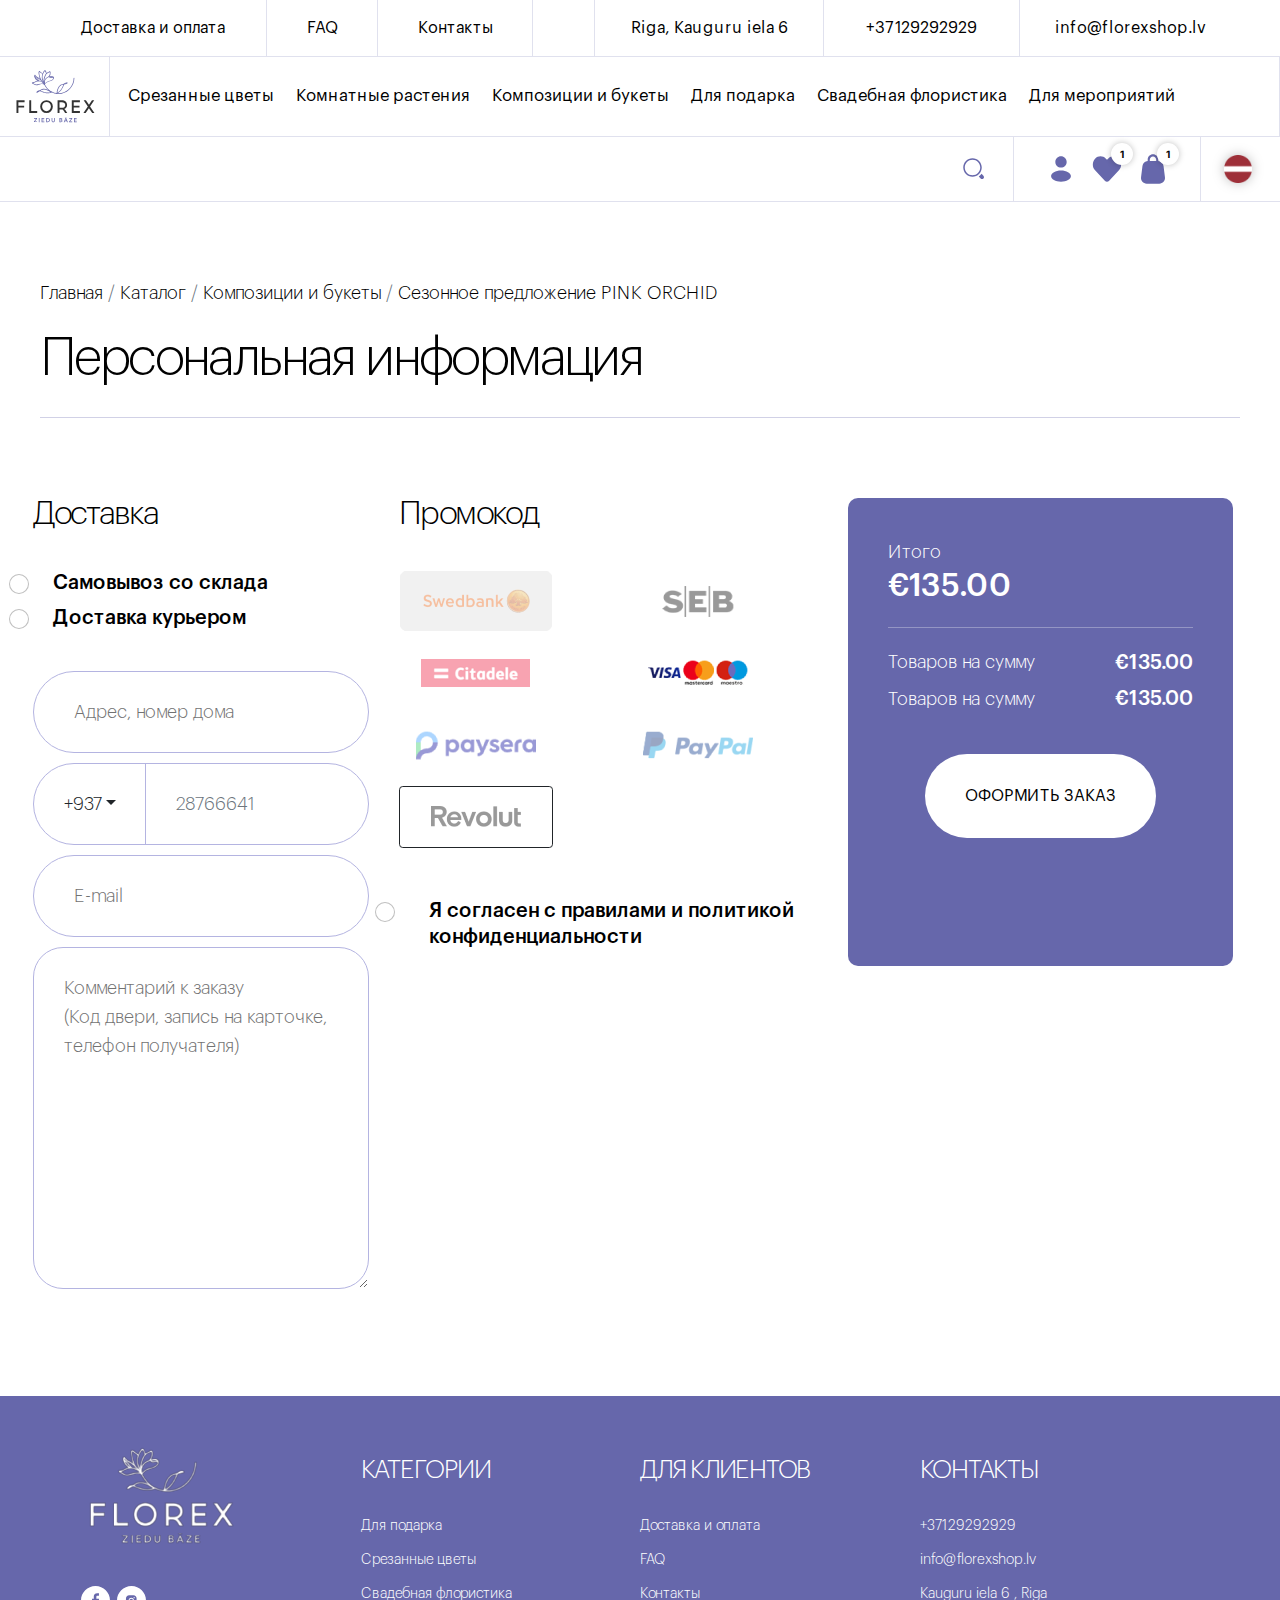
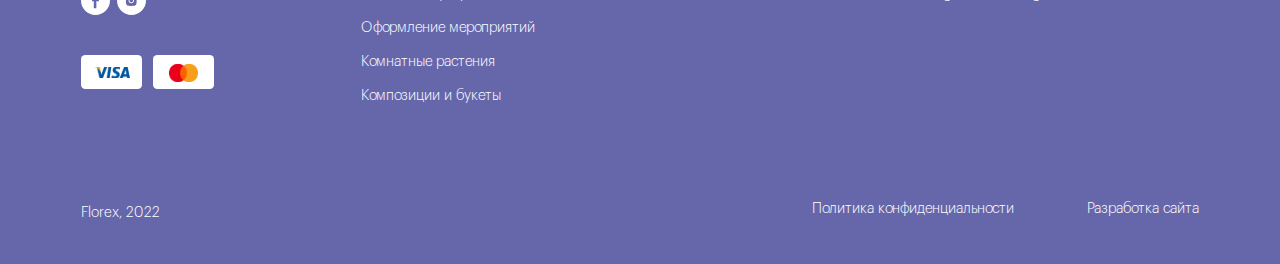
<file: cart/cart_02.html>
<!doctype html>
<html lang="en">

<head>
    <meta charset="utf-8">
    <meta name="viewport" content="width=device-width, initial-scale=1">
    <title>CART 02</title>
    <link rel="stylesheet" href="../css/bootstrap.min.css">
    <link rel="stylesheet" href="../css/swiper-bundle.min.css">
    <link rel="stylesheet" href="../css/ion.rangeSlider.min.css">
    <link rel="stylesheet" href="../css/main.css">
    <link rel="stylesheet" href="../css/responsive.css">
</head>

<body>
    <!-- ======================== -->
    <!-- ======================== -->
    <!-- ======================== -->
    <header>
      <div class="nav__top d-none d-lg-block">
        <nav class="navbar navbar-expand-lg p-0 h-100">
          <div class="container-fluid">
            <button class="navbar-toggler" type="button" data-bs-toggle="collapse" data-bs-target="#navbarNavDropdown"
              aria-controls="navbarNavDropdown" aria-expanded="false" aria-label="Toggle navigation">
              <span class="navbar-toggler-icon"></span>
            </button>
            <div class="collapse navbar-collapse justify-content-between align-items-center" id="navbarNavDropdown">
              <ul class="navbar-nav w-100 d-flex justify-content-between">
                <div class="d-flex align-items-center">
                  <li class="nav-item">
                    <a class="nav-link" href="cart_01.html">Доставка и оплата</a>
                  </li>
                  <li class="nav-item">
                    <a class="nav-link" href="#">FAQ</a>
                  </li>
                  <li class="nav-item">
                    <a class="nav-link" href="../contact_404/contact.html">Контакты</a>
                  </li>
                </div>
                <div class="w-100 d-none">
                  <form class="position-relative h-100" role="search">
                    <input class="form-control bg-transparent me-2 h-100 w-100 shadow-none" type="search"
                      placeholder="Поиск по каталогу..." aria-label="Search">
                    <button class="btn position-absolute" type="submit">
                      <svg width="25" height="25" viewBox="0 0 25 25" xmlns="http://www.w3.org/2000/svg">
                        <path fill-rule="evenodd" clip-rule="evenodd"
                          d="M19.0104 10.9377C19.0104 15.3962 15.396 19.0106 10.9375 19.0106C6.47893 19.0106 2.86456 15.3962 2.86456 10.9377C2.86456 6.47911 6.47893 2.86475 10.9375 2.86475C15.396 2.86475 19.0104 6.47911 19.0104 10.9377ZM10.9375 20.5731C16.259 20.5731 20.5729 16.2592 20.5729 10.9377C20.5729 5.61617 16.259 1.30225 10.9375 1.30225C5.61599 1.30225 1.30206 5.61617 1.30206 10.9377C1.30206 16.2592 5.61599 20.5731 10.9375 20.5731ZM22.3142 22.3144C21.511 23.1176 20.2087 23.1176 19.4055 22.3144L17.4545 20.3635C18.5901 19.5768 19.5767 18.5903 20.3633 17.4547L22.3142 19.4056C23.1175 20.2089 23.1175 21.5112 22.3142 22.3144Z" />
                      </svg>
  
                    </button>
                  </form>
                </div>
   
                
                <div class="right d-flex align-items-center">
                  <li class="nav-item">
                    <a class="nav-link " href="#">Riga, Kauguru iela 6</a>
                  </li>
                  <li class="nav-item">
                    <a class="nav-link" href="#">+37129292929</a>
                  </li>
                  <li class="nav-item">
                    <a class="nav-link" href="#">info@florexshop.lv</a>
                  </li>
                </div>
  
              </ul>
  
            </div>
          </div>
        </nav>
      </div>
      <div class="nav__bottom d-none d-lg-block">
        <nav class="navbar navbar-expand-lg h-100 p-0 flex-column">
          <div class="container-fluid h-100">
            <a class="navbar-brand p-0 m-0 h-100" href="index.html">
              <img src="../images/logo.svg" alt="">
            </a>
            <button class="navbar-toggler" type="button" data-bs-toggle="collapse"
              data-bs-target="#navbarSupportedContent" aria-controls="navbarSupportedContent" aria-expanded="false"
              aria-label="Toggle navigation">
              <span class="navbar-toggler-icon"></span>
            </button>
            <div class="collapse navbar-collapse h-100" id="navbarSupportedContent">
              <ul class="navbar-nav mb-2 mb-lg-0 h-100 align-items-center">
                <li class="nav-item">
                  <a class="nav-link" href="#">Срезанные цветы</a>
                </li>
                <li class="nav-item">
                  <a class="nav-link" href="#">Комнатные растения</a>
                </li>
                <li class="nav-item">
                  <a class="nav-link" href="#">Композиции и букеты</a>
                </li>
                <li class="nav-item">
                  <a class="nav-link" href="#">Для подарка</a>
                </li>
                <li class="nav-item">
                  <a class="nav-link" href="#">Свадебная флористика</a>
                </li>
                <li class="nav-item">
                  <a class="nav-link pe-0" href="#">Для мероприятий</a>
                </li>
              </ul>
              <ul class="search__bar">
                <li><a href="#">
                    <svg width="34" height="34" viewBox="0 0 34 34" fill="none" xmlns="http://www.w3.org/2000/svg">
                      <path fill-rule="evenodd" clip-rule="evenodd"
                        d="M25.8542 14.8752C25.8542 20.9388 20.9386 25.8543 14.875 25.8543C8.81138 25.8543 3.89584 20.9388 3.89584 14.8752C3.89584 8.81154 8.81138 3.896 14.875 3.896C20.9386 3.896 25.8542 8.81154 25.8542 14.8752ZM14.875 27.9793C22.1122 27.9793 27.9792 22.1124 27.9792 14.8752C27.9792 7.63793 22.1122 1.771 14.875 1.771C7.63778 1.771 1.77084 7.63793 1.77084 14.8752C1.77084 22.1124 7.63778 27.9793 14.875 27.9793ZM30.3474 30.3475C29.255 31.4399 27.4839 31.4399 26.3915 30.3475L23.7382 27.6943C25.2826 26.6244 26.6243 25.2827 27.6941 23.7383L30.3474 26.3916C31.4398 27.484 31.4398 29.2551 30.3474 30.3475Z"
                        fill="#6667AB" />
                    </svg>
                  </a>
                  <input type="text" class="form-control" placeholder="Search">
                </li>
              </ul>
              <ul class="shopping__bar">
                <li class="buy__bar">
                  <a href="#">
                    <svg width="34" height="34" viewBox="0 0 34 34" fill="none" xmlns="http://www.w3.org/2000/svg">
                      <path fill-rule="evenodd" clip-rule="evenodd"
                        d="M17 15.5833C20.1296 15.5833 22.6667 13.0463 22.6667 9.91667C22.6667 6.78705 20.1296 4.25 17 4.25C13.8704 4.25 11.3333 6.78705 11.3333 9.91667C11.3333 13.0463 13.8704 15.5833 17 15.5833ZM17 29.75C22.4768 29.75 26.9167 27.2129 26.9167 24.0833C26.9167 20.9537 22.4768 18.4167 17 18.4167C11.5232 18.4167 7.08334 20.9537 7.08334 24.0833C7.08334 27.2129 11.5232 29.75 17 29.75Z"
                        fill="#6667AB" />
                    </svg>
                    <div class="add__number d-none">1</div>
                  </a>
                </li>
                <li class="buy__bar">
                  <a href="#" type="button" data-bs-toggle="modal" data-bs-target="#exampleModal">
                    <svg width="34" height="34" viewBox="0 0 34 34" fill="none" xmlns="http://www.w3.org/2000/svg">
                      <path
                        d="M18.0838 6.66157L17 7.82598L15.9162 6.66158C12.9233 3.44614 8.07089 3.44614 5.07801 6.66157C2.08512 9.877 2.08512 15.0902 5.078 18.3057L14.8324 28.7854C16.0295 30.0715 17.9705 30.0715 19.1676 28.7854L28.922 18.3057C31.9149 15.0902 31.9149 9.877 28.922 6.66157C25.9291 3.44614 21.0767 3.44614 18.0838 6.66157Z"
                        fill="#6667AB" />
                    </svg>
                    <div class="add__number">1</div>
                  </a>
                </li>
                <li class="buy__bar me-0">
                  <a href="#" type="button" data-bs-toggle="offcanvas" data-bs-target="#offcanvasRight"
                    aria-controls="offcanvasRight">
                    <svg width="34" height="34" viewBox="0 0 34 34" fill="none" xmlns="http://www.w3.org/2000/svg">
                      <path fill-rule="evenodd" clip-rule="evenodd"
                        d="M17 2.30225C14.066 2.30225 11.6875 4.68073 11.6875 7.61475V9.04526C9.00675 9.23221 6.80075 11.2922 6.46288 13.9952L5.04621 25.3285C4.62344 28.7107 7.26063 31.6981 10.6691 31.6981H23.3309C26.7394 31.6981 29.3766 28.7107 28.9538 25.3285L27.5372 13.9952C27.1993 11.2922 24.9933 9.23221 22.3125 9.04526V7.61475C22.3125 4.68073 19.934 2.30225 17 2.30225ZM20.1875 9.03141V7.61475C20.1875 5.85434 18.7604 4.42725 17 4.42725C15.2396 4.42725 13.8125 5.85434 13.8125 7.61475V9.03141H20.1875Z"
                        fill="#6667AB" />
                    </svg>
                    <div class="add__number">1</div>
                  </a>
                </li>
              </ul>
              <ul class="flag__bar">
                <li>
                  <div class="dropdown border-0 shadow-none">
                    <a class="btn dropdown-toggle  border-0 shadow-none d-flex align-items-center" href="#" role="button"
                      data-bs-toggle="dropdown" aria-expanded="false">
                      <div class="dropdown__img"><img class="w-100" src="../images/flag_Latvian.png" alt=""></div>
                      <div class="dropdown__text">Latviski</div>
                    </a>
  
                    <ul class="dropdown-menu">
                      <li>
                        <a class="dropdown-item" href="#">
                          <div class="dropdown__img"><img class="w-100" src="../images/Russian.png" alt=""></div>
                          <div class="dropdown__text">Russian</div>
                        </a>
                      </li>
                      <li>
                        <a class="dropdown-item" href="#">
                          <div class="dropdown__img"><img class="w-100" src="../images/Germany.png" alt=""></div>
                          <div class="dropdown__text">Germany</div>
                        </a>
                      </li>
                      <li>
                        <a class="dropdown-item" href="#">
                          <div class="dropdown__img"><img class="w-100" src="../images/Spain.png" alt=""></div>
                          <div class="dropdown__text">Spain</div>
                        </a>
                      </li>
                    </ul>
                  </div>
                  </a>
                </li>
              </ul>
            </div>
          </div>
  
        </nav>
      </div>
      <!-- END HEADER NEXT LINE  -->
      <div class="spearte__header nav__bottom h-auto justify-content-end align-items-center">
        <ul class="search__bar py-4 pe-5 h-100">
          <li><a href="#" class="field">
              <svg width="34" height="34" viewBox="0 0 34 34" fill="none" xmlns="http://www.w3.org/2000/svg">
                <path fill-rule="evenodd" clip-rule="evenodd"
                  d="M25.8542 14.8752C25.8542 20.9388 20.9386 25.8543 14.875 25.8543C8.81138 25.8543 3.89584 20.9388 3.89584 14.8752C3.89584 8.81154 8.81138 3.896 14.875 3.896C20.9386 3.896 25.8542 8.81154 25.8542 14.8752ZM14.875 27.9793C22.1122 27.9793 27.9792 22.1124 27.9792 14.8752C27.9792 7.63793 22.1122 1.771 14.875 1.771C7.63778 1.771 1.77084 7.63793 1.77084 14.8752C1.77084 22.1124 7.63778 27.9793 14.875 27.9793ZM30.3474 30.3475C29.255 31.4399 27.4839 31.4399 26.3915 30.3475L23.7382 27.6943C25.2826 26.6244 26.6243 25.2827 27.6941 23.7383L30.3474 26.3916C31.4398 27.484 31.4398 29.2551 30.3474 30.3475Z"
                  fill="#6667AB" />
              </svg>
            </a>
  
            <input type="text" class="form-control" placeholder="Search">
          </li>
        </ul>
        <ul class="shopping__bar py-4 px-5 w-auto">
          <li class="buy__bar">
            <a href="#">
              <svg width="34" height="34" viewBox="0 0 34 34" fill="none" xmlns="http://www.w3.org/2000/svg">
                <path fill-rule="evenodd" clip-rule="evenodd"
                  d="M17 15.5833C20.1296 15.5833 22.6667 13.0463 22.6667 9.91667C22.6667 6.78705 20.1296 4.25 17 4.25C13.8704 4.25 11.3333 6.78705 11.3333 9.91667C11.3333 13.0463 13.8704 15.5833 17 15.5833ZM17 29.75C22.4768 29.75 26.9167 27.2129 26.9167 24.0833C26.9167 20.9537 22.4768 18.4167 17 18.4167C11.5232 18.4167 7.08334 20.9537 7.08334 24.0833C7.08334 27.2129 11.5232 29.75 17 29.75Z"
                  fill="#6667AB" />
              </svg>
              <div class="add__number d-none">1</div>
            </a>
          </li>
          <li class="buy__bar">
            <a href="#" type="button" data-bs-toggle="modal" data-bs-target="#exampleModal">
              <svg width="34" height="34" viewBox="0 0 34 34" fill="none" xmlns="http://www.w3.org/2000/svg">
                <path
                  d="M18.0838 6.66157L17 7.82598L15.9162 6.66158C12.9233 3.44614 8.07089 3.44614 5.07801 6.66157C2.08512 9.877 2.08512 15.0902 5.078 18.3057L14.8324 28.7854C16.0295 30.0715 17.9705 30.0715 19.1676 28.7854L28.922 18.3057C31.9149 15.0902 31.9149 9.877 28.922 6.66157C25.9291 3.44614 21.0767 3.44614 18.0838 6.66157Z"
                  fill="#6667AB" />
              </svg>
              <div class="add__number">1</div>
            </a>
          </li>
          <li class="buy__bar me-0">
            <a href="#" type="button" data-bs-toggle="offcanvas" data-bs-target="#offcanvasRight"
              aria-controls="offcanvasRight">
              <svg width="34" height="34" viewBox="0 0 34 34" fill="none" xmlns="http://www.w3.org/2000/svg">
                <path fill-rule="evenodd" clip-rule="evenodd"
                  d="M17 2.30225C14.066 2.30225 11.6875 4.68073 11.6875 7.61475V9.04526C9.00675 9.23221 6.80075 11.2922 6.46288 13.9952L5.04621 25.3285C4.62344 28.7107 7.26063 31.6981 10.6691 31.6981H23.3309C26.7394 31.6981 29.3766 28.7107 28.9538 25.3285L27.5372 13.9952C27.1993 11.2922 24.9933 9.23221 22.3125 9.04526V7.61475C22.3125 4.68073 19.934 2.30225 17 2.30225ZM20.1875 9.03141V7.61475C20.1875 5.85434 18.7604 4.42725 17 4.42725C15.2396 4.42725 13.8125 5.85434 13.8125 7.61475V9.03141H20.1875Z"
                  fill="#6667AB" />
              </svg>
              <div class="add__number">1</div>
            </a>
          </li>
        </ul>
        <ul class="flag__bar ms-4 me-0">
          <li>
            <div class="dropdown border-0 shadow-none">
              <a class="btn dropdown-toggle  border-0 shadow-none d-flex align-items-center" href="#" role="button"
                data-bs-toggle="dropdown" aria-expanded="false">
                <div class="dropdown__img"><img class="w-100" src="../images/flag_Latvian.png" alt=""></div>
                <div class="dropdown__text">Latviski</div>
              </a>
  
              <ul class="dropdown-menu">
                <li>
                  <a class="dropdown-item" href="#">
                    <div class="dropdown__img"><img class="w-100" src="../images/Russian.png" alt=""></div>
                    <div class="dropdown__text">Russian</div>
                  </a>
                </li>
                <li>
                  <a class="dropdown-item" href="#">
                    <div class="dropdown__img"><img class="w-100" src="../images/Germany.png" alt=""></div>
                    <div class="dropdown__text">Germany</div>
                  </a>
                </li>
                <li>
                  <a class="dropdown-item" href="#">
                    <div class="dropdown__img"><img class="w-100" src="../images/Spain.png" alt=""></div>
                    <div class="dropdown__text">Spain</div>
                  </a>
                </li>
              </ul>
            </div>
            </a>
          </li>
        </ul>
      </div>
      <!-- MOBO VIEW  -->
      <div class="d-block d-lg-none h-100 mobile">
        <div class="mobo bg-white h-100 d-flex align-items-center justify-content-between">
          <div class="h-100">
            <a class="brand p-0 m-0 h-100" href="index.html">
              <img src="../images/logo.svg" alt="">
            </a>
          </div>
          <div class="small__menu">
            <a class="btn border-0 rounded-0" data-bs-toggle="offcanvas" href="#offcanvasExample" role="button"
              aria-controls="offcanvasExample">
              <img src="../images/menu.svg" alt="">
            </a>
          </div>
          <div class="mobo__shopping">
            <ul class="shopping__bar">
              <li class="buy__bar">
                <a href="#">
                  <svg width="34" height="34" viewBox="0 0 34 34" fill="none" xmlns="http://www.w3.org/2000/svg">
                    <path fill-rule="evenodd" clip-rule="evenodd"
                      d="M17 15.5833C20.1296 15.5833 22.6667 13.0463 22.6667 9.91667C22.6667 6.78705 20.1296 4.25 17 4.25C13.8704 4.25 11.3333 6.78705 11.3333 9.91667C11.3333 13.0463 13.8704 15.5833 17 15.5833ZM17 29.75C22.4768 29.75 26.9167 27.2129 26.9167 24.0833C26.9167 20.9537 22.4768 18.4167 17 18.4167C11.5232 18.4167 7.08334 20.9537 7.08334 24.0833C7.08334 27.2129 11.5232 29.75 17 29.75Z"
                      fill="#6667AB" />
                  </svg>
                </a>
              </li>
              <li class="buy__bar">
                <a href="#" type="button" data-bs-toggle="modal" data-bs-target="#exampleModal">
                  <svg width="34" height="34" viewBox="0 0 34 34" fill="none" xmlns="http://www.w3.org/2000/svg">
                    <path
                      d="M18.0838 6.66157L17 7.82598L15.9162 6.66158C12.9233 3.44614 8.07089 3.44614 5.07801 6.66157C2.08512 9.877 2.08512 15.0902 5.078 18.3057L14.8324 28.7854C16.0295 30.0715 17.9705 30.0715 19.1676 28.7854L28.922 18.3057C31.9149 15.0902 31.9149 9.877 28.922 6.66157C25.9291 3.44614 21.0767 3.44614 18.0838 6.66157Z"
                      fill="#6667AB" />
                  </svg>
                  <div class="add__number">1</div>
                </a>
              </li>
              <li class="buy__bar ">
                <a href="#" type="button" data-bs-toggle="offcanvas" data-bs-target="#offcanvasRight"
                  aria-controls="offcanvasRight">
                  <svg width="34" height="34" viewBox="0 0 34 34" fill="none" xmlns="http://www.w3.org/2000/svg">
                    <path fill-rule="evenodd" clip-rule="evenodd"
                      d="M17 2.30225C14.066 2.30225 11.6875 4.68073 11.6875 7.61475V9.04526C9.00675 9.23221 6.80075 11.2922 6.46288 13.9952L5.04621 25.3285C4.62344 28.7107 7.26063 31.6981 10.6691 31.6981H23.3309C26.7394 31.6981 29.3766 28.7107 28.9538 25.3285L27.5372 13.9952C27.1993 11.2922 24.9933 9.23221 22.3125 9.04526V7.61475C22.3125 4.68073 19.934 2.30225 17 2.30225ZM20.1875 9.03141V7.61475C20.1875 5.85434 18.7604 4.42725 17 4.42725C15.2396 4.42725 13.8125 5.85434 13.8125 7.61475V9.03141H20.1875Z"
                      fill="#6667AB" />
                  </svg>
                  <div class="add__number">1</div>
                </a>
              </li>
            </ul>
          </div>
        </div>
        <div class="offcanvas offcanvas-start w-100" tabindex="-1" id="offcanvasExample"
          aria-labelledby="offcanvasExampleLabel">
          <div class="offcanvas-header">
            <button type="button" class="btn-close ms-auto shadow-none" data-bs-dismiss="offcanvas"
              aria-label="Close"></button>
          </div>
          <div class="offcanvas-body">
            <form class="d-flex position-relative serach__menu" role="search">
              <input class="form-control me-2 searchField shadow-none" type="search" placeholder="Поиск"
                aria-label="Search">
              <button class="btn position-absolute btn-close shadow-none" type="submit"></button>
              <ul class="menuSearch">
                <li class="media">
                  <div class="img">
                    <img src="../images/gallery_01.png" alt="">
                  </div>
                  <div class="media-body">
                    <p>Сезонное предложение </p>
                    <p>PINK ORCHID</p>
                  </div>
                </li>
                <li class="media">
                  <div class="img">
                    <img src="../images/gallery_01.png" alt="">
                  </div>
                  <div class="media-body">
                    <p>Сезонное предложение </p>
                    <p>Red ORCHID</p>
                  </div>
                </li>
                <li class="media">
                  <div class="img">
                    <img src="../images/gallery_01.png" alt="">
                  </div>
                  <div class="media-body">
                    <p>Сезонное предложение </p>
                    <p>Brown ORCHID</p>
                  </div>
                </li>
              </ul>
            </form>
            <ul class="menu">
              <li><a href="#">Срезанные цветы</a></li>
              <li><a href="#">kомнатные растения</a></li>
              <li><a href="#">Композиции и букеты</a></li>
              <li><a href="#">Для подарка</a></li>
              <li><a href="#">Свадебная флористика</a></li>
              <li><a href="#">Для мероприятий</a></li>
            </ul>
            <ul class="menu">
              <li><a href="#">Доставка и оплата</a></li>
              <li><a href="#">FAQ</a></li>
              <li><a href="#">Контакты</a></li>
            </ul>
            <ul class="menu">
              <li><a href="#">Riga, Kauguru iela 6</a></li>
              <li><a href="#">+37129292929</a></li>
              <li><a href="#">info@florexshop.lv</a></li>
            </ul>
            <ul class="flag">
              <li class="d-flex align-items-center">
                <div class="flag__img"><img class="w-100" src="../images/flag_Latvian.png" alt=""></div>
                <div class="flag__text">Latviski</div>
              </li>
            </ul>
  
  
          </div>
  
        </div>
    </header>
    <div class="offcanvas carty offcanvas-end" tabindex="-1" id="offcanvasRight" aria-labelledby="offcanvasRightLabel">
        <div class="offcanvas-header">
            <button type="button" class="btn-close text-white m-0" data-bs-dismiss="offcanvas" aria-label="Close"></button>

            <h5 class="offcanvas-title" id="offcanvasRightLabel">Tavs iepirkumu grozs</h5>
        </div>
        <div class="offcanvas-body">
            <div class="total__items row justify-content-between ">
                <div>
                    <div class="items__layouts bb__line">
                        <div class="items__layouts_dele">
                            <a href="#">
                                <svg width="16" height="20" viewBox="0 0 16 20" fill="none" xmlns="http://www.w3.org/2000/svg">
                                    <path fill-rule="evenodd" clip-rule="evenodd" d="M5.40627 0.890599C5.7772 0.334202 6.40166 0 7.07037 0H8.92963C9.59834 0 10.2228 0.334202 10.5937 0.8906L11.5 2.25H15.25C15.6642 2.25 16 2.58579 16 3C16 3.41421 15.6642 3.75 15.25 3.75H0.75C0.335786 3.75 0 3.41421 0 3C0 2.58579 0.335786 2.25 0.75 2.25H4.5L5.40627 0.890599ZM11 20H5C2.79086 20 1 18.2091 1 16V5H15V16C15 18.2091 13.2091 20 11 20ZM6 8.25C6.41421 8.25 6.75 8.58579 6.75 9V16C6.75 16.4142 6.41421 16.75 6 16.75C5.58579 16.75 5.25 16.4142 5.25 16L5.25 9C5.25 8.58579 5.58579 8.25 6 8.25ZM10 8.25C10.4142 8.25 10.75 8.58579 10.75 9V16C10.75 16.4142 10.4142 16.75 10 16.75C9.58579 16.75 9.25 16.4142 9.25 16V9C9.25 8.58579 9.58579 8.25 10 8.25Z" fill="#6667AB"/>
                                    </svg>
                            </a>
                                
                        </div>
                        <div class="items__layouts_img">
                            <img class="w-100" src="../images/demo__pro.png" alt="">
                        </div>
                        <div class="items__layouts_tittle d-flex flex-column h-100">
                            <div class="items__layouts_tittle_name">Сезонное предложение 
                                PINK ORCHID</div>
                                <div class="items__layouts_prize ms-0 d-none">
                                    <div class="items__layouts_tittle_name">€30.00</div>
                                </div>
                        </div>
                        <div class="items__layouts_prize">
                            <div class="items__layouts_tittle_name">€30.00</div>
                        </div>
                        
                        
                    </div>
                    <div class="items__layouts bb__line">
                        <div class="items__layouts_dele">
                            <a href="#">
                                <svg width="16" height="20" viewBox="0 0 16 20" fill="none" xmlns="http://www.w3.org/2000/svg">
                                    <path fill-rule="evenodd" clip-rule="evenodd" d="M5.40627 0.890599C5.7772 0.334202 6.40166 0 7.07037 0H8.92963C9.59834 0 10.2228 0.334202 10.5937 0.8906L11.5 2.25H15.25C15.6642 2.25 16 2.58579 16 3C16 3.41421 15.6642 3.75 15.25 3.75H0.75C0.335786 3.75 0 3.41421 0 3C0 2.58579 0.335786 2.25 0.75 2.25H4.5L5.40627 0.890599ZM11 20H5C2.79086 20 1 18.2091 1 16V5H15V16C15 18.2091 13.2091 20 11 20ZM6 8.25C6.41421 8.25 6.75 8.58579 6.75 9V16C6.75 16.4142 6.41421 16.75 6 16.75C5.58579 16.75 5.25 16.4142 5.25 16L5.25 9C5.25 8.58579 5.58579 8.25 6 8.25ZM10 8.25C10.4142 8.25 10.75 8.58579 10.75 9V16C10.75 16.4142 10.4142 16.75 10 16.75C9.58579 16.75 9.25 16.4142 9.25 16V9C9.25 8.58579 9.58579 8.25 10 8.25Z" fill="#6667AB"/>
                                    </svg>
                            </a>
                                
                        </div>
                        <div class="items__layouts_img">
                            <img class="w-100" src="../images/demo__pro.png" alt="">
                        </div>
                        <div class="items__layouts_tittle d-flex flex-column h-100">
                            <div class="items__layouts_tittle_name">Сезонное предложение 
                                PINK ORCHID</div>
                                <div class="items__layouts_prize ms-0 d-none">
                                    <div class="items__layouts_tittle_name">€30.00</div>
                                </div>
                        </div>
                        <div class="items__layouts_prize">
                            <div class="items__layouts_tittle_name">€30.00</div>
                        </div>
                        
                        
                    </div>
                    <div class="items__layouts bb__line">
                        <div class="items__layouts_dele">
                            <a href="#">
                                <svg width="16" height="20" viewBox="0 0 16 20" fill="none" xmlns="http://www.w3.org/2000/svg">
                                    <path fill-rule="evenodd" clip-rule="evenodd" d="M5.40627 0.890599C5.7772 0.334202 6.40166 0 7.07037 0H8.92963C9.59834 0 10.2228 0.334202 10.5937 0.8906L11.5 2.25H15.25C15.6642 2.25 16 2.58579 16 3C16 3.41421 15.6642 3.75 15.25 3.75H0.75C0.335786 3.75 0 3.41421 0 3C0 2.58579 0.335786 2.25 0.75 2.25H4.5L5.40627 0.890599ZM11 20H5C2.79086 20 1 18.2091 1 16V5H15V16C15 18.2091 13.2091 20 11 20ZM6 8.25C6.41421 8.25 6.75 8.58579 6.75 9V16C6.75 16.4142 6.41421 16.75 6 16.75C5.58579 16.75 5.25 16.4142 5.25 16L5.25 9C5.25 8.58579 5.58579 8.25 6 8.25ZM10 8.25C10.4142 8.25 10.75 8.58579 10.75 9V16C10.75 16.4142 10.4142 16.75 10 16.75C9.58579 16.75 9.25 16.4142 9.25 16V9C9.25 8.58579 9.58579 8.25 10 8.25Z" fill="#6667AB"/>
                                    </svg>
                            </a>
                                
                        </div>
                        <div class="items__layouts_img">
                            <img class="w-100" src="../images/demo__pro.png" alt="">
                        </div>
                        <div class="items__layouts_tittle d-flex flex-column h-100">
                            <div class="items__layouts_tittle_name">Сезонное предложение 
                                PINK ORCHID</div>
                                <div class="items__layouts_prize ms-0 d-none">
                                    <div class="items__layouts_tittle_name">€30.00</div>
                                </div>
                        </div>
                        <div class="items__layouts_prize">
                            <div class="items__layouts_tittle_name">€30.00</div>
                        </div>
                        
                        
                    </div>
                </div>
                <div class="total__bill_amount bb__line">
                    <div class="total__bill_amount_head">Kopsumma</div>
                    <div class="total__bill_amount_prize">€120.00</div>
                </div>
                <div class="total__bill_btns">
                    <a href="#" class="total__bill_btn">ОТКРЫТЬ КОРЗИНУ</a>
                    <a href="#" class="total__bill_btn outline">ОТКРЫТЬ КОРЗИНУ</a>
                </div>
            </div>
        </div>
    </div>
     <!-- MOADAL -->
    <div class="modal fade" id="exampleModal" tabindex="-1" aria-labelledby="exampleModalLabel" aria-hidden="true">
        <div class="modal-dialog">
        <div class="modal-content">
            <div class="modal-header">
            <button type="button" class="btn shadow-none ms-auto" data-bs-dismiss="modal" aria-label="Close">
                <svg width="28" height="27" viewBox="0 0 28 27" fill="none" xmlns="http://www.w3.org/2000/svg">
                    <path d="M1.50913 1L26.71 26.2009M1 26.2009L26.2009 1" stroke="#6667AB"/>
                    </svg>
                    
            </button>
            </div>
            <div class="modal-body">
            <h3>Ссылка скопирована <br>
                в буфер обмена</h3>
                <p>
                    www.florexshop.lv/category/offers/pink-orchid
                </p>
                <div class="product__item_add d-flex justify-content-center mb-md-5 pb-5">
                    <a href="#" class="product__item_add_btn mx-auto">
                        СКОПИРОВАТЬ ЕЩЕ РАЗ
                    </a>
                </div>
            </div>
            
        </div>
        </div>
    </div>
    <!-- ======================== -->
    <!-- ======================== -->
    <!-- ======================== -->
    <!-- ======================== -->
    <section class="head__border start__space end__space">
        <div class="container-fluid my__container">
                    <nav aria-label="breadcrumb">
                        <ol class="breadcrumb">
                            <li class="breadcrumb-item"><a href="#">Главная</a></li>
                            <li class="breadcrumb-item"><a href="#">Каталог</a></li>
                            <li class="breadcrumb-item"><a href="#">Композиции и букеты</a></li>
                            <li class="breadcrumb-item active" aria-current="page">Сезонное предложение PINK ORCHID</li>
                        </ol>
                    </nav>

            </div>
            <div class="container-fluid my__container">
                    <div class="filter__item_layout bb__line">
                        <h2 class="head__border__tittle text-start border-bottom-0">
                            Персональная информация
                        </h2>
                    </div>
                    <div class="total__items row justify-content-between">
                        <div class="col-xl-8 ps-0">
                            <div class="row flex-wrap">
                                <div class="col-lg-5 px-lg-0">
                                    <div class="fill_form">
                                        <div class="fill_form_tittle">Доставка</div>
                                        <div class="fill_form_checks">
                                            <div class="form-check">
                                                <input class="form-check-input" type="checkbox" value="" id="flexCheckDefault">
                                                <label class="form-check-label" for="flexCheckDefault">
                                                  
                                                  Самовывоз со склада
                                                </label>
                                            </div>
                                            <div class="form-check">
                                                <input class="form-check-input" type="checkbox" value="" id="flexCheckDefault1">
                                                <label class="form-check-label" for="flexCheckDefault1">
                                                    
                                                      Доставка курьером
                                                </label>
                                            </div>


                                              
                                        </div>
                                        <div class="fill_form_feilds">
                                            <input class="form-control" type="text" placeholder="Адрес, номер дома">
                                        </div>
                                        <div class="">
                                            <div class="input-group mb-3">
                                                <button class="btn border-0 shadow-none dropdown-toggle" type="button" data-bs-toggle="dropdown" aria-expanded="false">+937</button>
                                                <ul class="dropdown-menu ">
                                                  <li><a class="dropdown-item" href="#">+937</a></li>
                                                  <li><a class="dropdown-item" href="#">+937</a></li>
                                                  <li><a class="dropdown-item" href="#">+937</a></li>
                                                  <li><a class="dropdown-item" href="#">+937</a></li>
                                                </ul>
                                                <input type="text" class="form-control shadow-none border-0 bg-transparent" placeholder="28766641" aria-label="Text input with dropdown button">
                                            </div>
                                        </div>
                                        <div class="fill_form_feilds">
                                            <input class="form-control" type="text" placeholder="E-mail">
                                        </div>
                                        <div class="fill_form_feilds">
                                            <textarea class="text__area" name="message" cols="30" rows="10" placeholder="Комментарий к заказу 
(Код двери, запись на карточке, 
телефон получателя)"></textarea>
                                        </div>
                                    </div>
                                </div>
                                <div class="col-lg-7 ps-lg-5">
                                    <div class="fill_form">
                                        <div class="fill_form_tittle">Промокод</div>
                                        
                                        <ul class="checkBtn">
                                            <li>
                                            <div class="check__btn">
                                                <input type="radio" class="btn-check bg-transparent" name="options" id="option1" autocomplete="off" checked>
                                                <label class="btn shadow-none bg-transparent p-0" for="option1"><img src="../images/swiedbank.png" alt=""></label>
                                            </div>
                                        </li>
                                        <li>
                                            <div class="check__btn">
                                                <input type="radio" class="btn-check bg-transparent" name="options" id="option2" autocomplete="off" checked>
                                                <label class="btn shadow-none bg-transparent p-0" for="option2"><img src="../images/seb.png" alt=""></label>
                                            </div>
                                        </li>
                                    <li>
                                            <div class="check__btn">
                                                <input type="radio" class="btn-check bg-transparent" name="options" id="option3" autocomplete="off" checked>
                                                <label class="btn shadow-none bg-transparent p-0" for="option3"><img src="../images/citadele.png" alt=""></label>
                                            </div>
                                        </li>  <li>
                                            <div class="check__btn">
                                                <input type="radio" class="btn-check bg-transparent" name="options" id="option4" autocomplete="off" checked>
                                                <label class="btn shadow-none bg-transparent p-0" for="option4"><img src="../images/visam.png" alt=""></label>
                                            </div>
                                        </li>  <li>
                                            <div class="check__btn">
                                                <input type="radio" class="btn-check bg-transparent" name="options" id="option5" autocomplete="off" checked>
                                                <label class="btn shadow-none bg-transparent p-0" for="option5"><img src="../images/paysera.png" alt=""></label>
                                            </div>
                                        </li>  <li>
                                            <div class="check__btn">
                                                <input type="radio" class="btn-check bg-transparent" name="options" id="option6" autocomplete="off" checked>
                                                <label class="btn shadow-none bg-transparent p-0" for="option6"><img src="../images/paypal.png" alt=""></label>
                                            </div>
                                        </li>  <li>
                                            <div class="check__btn">
                                                <input type="radio" class="btn-check bg-transparent" name="options" id="option7" autocomplete="off" checked>
                                                <label class="btn shadow-none bg-transparent p-0" for="option7"><img src="../images/revoult.png" alt=""></label>
                                            </div>
                                        </li>
                                        </ul>
                                        <div class="fill_form_checks card_select">
                                            <div class="form-check">
                                                <input class="form-check-input" type="checkbox" value="" id="flexCheck1">
                                                <label class="form-check-label" for="flexCheck1">
                                                  
                                                    Я согласен с правилами и политикой конфиденциальности
                                                </label>
                                            </div>
                                        </div>
                                    </div>
                                </div>
                            </div>
                        </div>
                        
                <div class="col-xl-4 d-none d-xl-block">
                            <div class="total__bill ">
                                <div class="total__bill_head_small">Итого</div>
                                <div class="total__bill_head">€135.00</div>
                                <div class="products__prize">
                                    <div class="products__prize_name">Товаров на сумму</div>
                                    <div class="products__prize_amount">€135.00</div>
                                </div>
                                <div class="products__prize">
                                    <div class="products__prize_name">Товаров на сумму</div>
                                    <div class="products__prize_amount">€135.00</div>
                                </div>
                                <div class="text-center text-xl-start">
                                <a href="" class="products__pay_btn mx-xl-start mx-auto">
                                    ОФОРМИТЬ ЗАКАЗ
                                </a>
                                <br>
                                <a href="" class="total__bill__message d-xl-inline-none d-inline-block text-white">
                                    Очистить корзину
                                </a>
                            </div>
                            </div>
                           
                            
                        </div>
                    </div>
             
        </div>
        </div>
    </section>
    <div class="container-fluid px-4 mb-5 mb-xl-0">
        <div class="total__bill d-block d-xl-none">
            <div class="total__bill_head_small">Итого</div>
            <div class="total__bill_head">€135.00</div>
            <div class="products__prize">
                <div class="products__prize_name">Товаров на сумму</div>
                <div class="products__prize_amount">€135.00</div>
            </div>
            <div class="products__prize">
                <div class="products__prize_name">Товаров на сумму</div>
                <div class="products__prize_amount">€135.00</div>
            </div>
            <div class="text-center text-xl-start">
            <a href="" class="products__pay_btn mx-xl-start mx-auto">
                ОФОРМИТЬ ЗАКАЗ
            </a>
            <br>
            <a href="" class="total__bill__message d-xl-inline-none d-inline-block text-white">
                Очистить корзину
            </a>
        </div>
        </div>
    </div>
    <!-- ======================== -->
    <!-- ======================== -->
    <!-- ======================== -->
    <!-- ======================== -->

    <!-- ======================== -->
    <!-- ======================== -->
    <!-- ======================== -->



    <footer id="f">
        <div class="container-fluid h-100">
            <div class="d-flex flex-column justify-content-between h-100">
                <div class="row mx-0 justify-content-start">
                    <div class="col-lg-3 px-0 ">
                        <div class="d-flex justify-content-between align-items-center">
                            <div class="footer__logo">
                                <a href="#"><img class="w-100" src="../images/white__logo.svg" alt=""></a>
    
                            </div>
                            <ul class="footer__media_link d-flex d-lg-none">
                                <li><a href="#"><img class="w-100" src="../images/facebook.svg" alt=""></a></li>
                                <li><a href="#"><img class="w-100" src="../images/insta.svg" alt=""></a></li>
                            </ul>
                        </div>
                        <ul class="footer__media_link d-none d-lg-flex">
                            <li><a href="#"><img class="w-100" src="../images/facebook.svg" alt=""></a></li>
                            <li><a href="#"><img class="w-100" src="../images/insta.svg" alt=""></a></li>
                        </ul>
                        <ul class="footer__media_card order-1 d-none d-lg-flex">
                            <li><a href="#"><img class="w-100" src="../images/visa.svg" alt=""></a></li>
                            <li><a href="#"><img class="w-100" src="../images/master.svg" alt=""></a></li>
                        </ul>
    
                    </div>
                    <div class="col-lg-3 px-0 footer__inner_m">
                        <div class="footer__menu">КАТЕГОРИИ</div>
                        <ul class="footer__menu_list">
                            <li><a class="text-white" href="#">Для подарка</a></li>
                            <li><a class="text-white" href="#">Срезанные цветы</a></li>
                            <li><a class="text-white" href="#">Свадебная флористика</a></li>
                            <li><a class="text-white" href="#">Оформление мероприятий</a></li>
                            <li><a class="text-white" href="#">Комнатные растения</a></li>
                            <li><a class="text-white" href="#">Композиции и букеты</a></li>
                        </ul>
                    </div>
                    <div class="col-lg-3 px-0 footer__inner_m">
                        <div class="footer__menu">ДЛЯ КЛИЕНТОВ</div>
                        <ul class="footer__menu_list">
                            <li><a class="text-white" href="#">Доставка и оплата</a></li>
                            <li><a class="text-white" href="#">FAQ</a></li>
                            <li><a class="text-white" href="#">Контакты</a></li>
                        </ul>
                    </div>
                    <div class="col-lg-3 px-0 footer__inner_m">
                        <div class="footer__menu">КОНТАКТЫ</div>
                        <ul class="footer__menu_list">
                            <li><a class="text-white" href="#">+37129292929</a></li>
                            <li><a class="text-white" href="#">info@florexshop.lv</a></li>
                            <li><a class="text-white" href="#">Kauguru iela 6 , Riga</a></li>
                        </ul>
                    </div>
                    <ul class="footer__media_card d-flex d-lg-none ps-0  my-5">
                        <li><a href="#"><img class="w-100" src="../images/visa.svg" alt=""></a></li>
                        <li><a href="#"><img class="w-100" src="../images/master.svg" alt=""></a></li>
                    </ul>
                </div>
                <div class="row tapy d-none d-lg-block">
                    <div class="col d-flex justify-content-between align-items-center flex-wrap">
                        <div class="footer__invent">Florex, 2022</div>
                        <ul class="footer__menu_list d-flex align-items-center">
                            <li class=""><a class="text-white" href="#">Политика конфиденциальности</a></li>
                            <li class="me-0"><a class="text-white" href="#">Разработка сайта</a></li>
                        </ul>
                    </div>
                </div>
                <div class="row tapy d-block d-lg-none">
                    <div class="col d-flex justify-content-between align-items-center flex-wrap">
                        <ul class="footer__menu_list d-flex align-items-center">
                            <li class=""><a class="text-white" href="#">Политика <br> конфиденциальности</a></li>
                        </ul>
                        <div class="d-flex justify-content-between w-100 my-5">
                            <div class="footer__invent">Florex, 2022</div>
                            <ul class="footer__menu_list d-flex align-items-end">
                                <li class="me-0 ms-auto text-end"><a class="text-white" href="#">Разработка сайта</a></li>
                            </ul>
                        </div>
    
                    </div>
                </div>
            </div>
        </div>
         </footer>




         <script src="../js/jquery.min.js"></script>
    <script src="../js/bootstrap.bundle.min.js"></script>
    <script src="../js/ion.rangeSlider.min.js"></script>
    <script src="../js/swiper-bundle.min.js"></script>
    <script src="../js/main.js"></script>
</body>

</html>
</file>
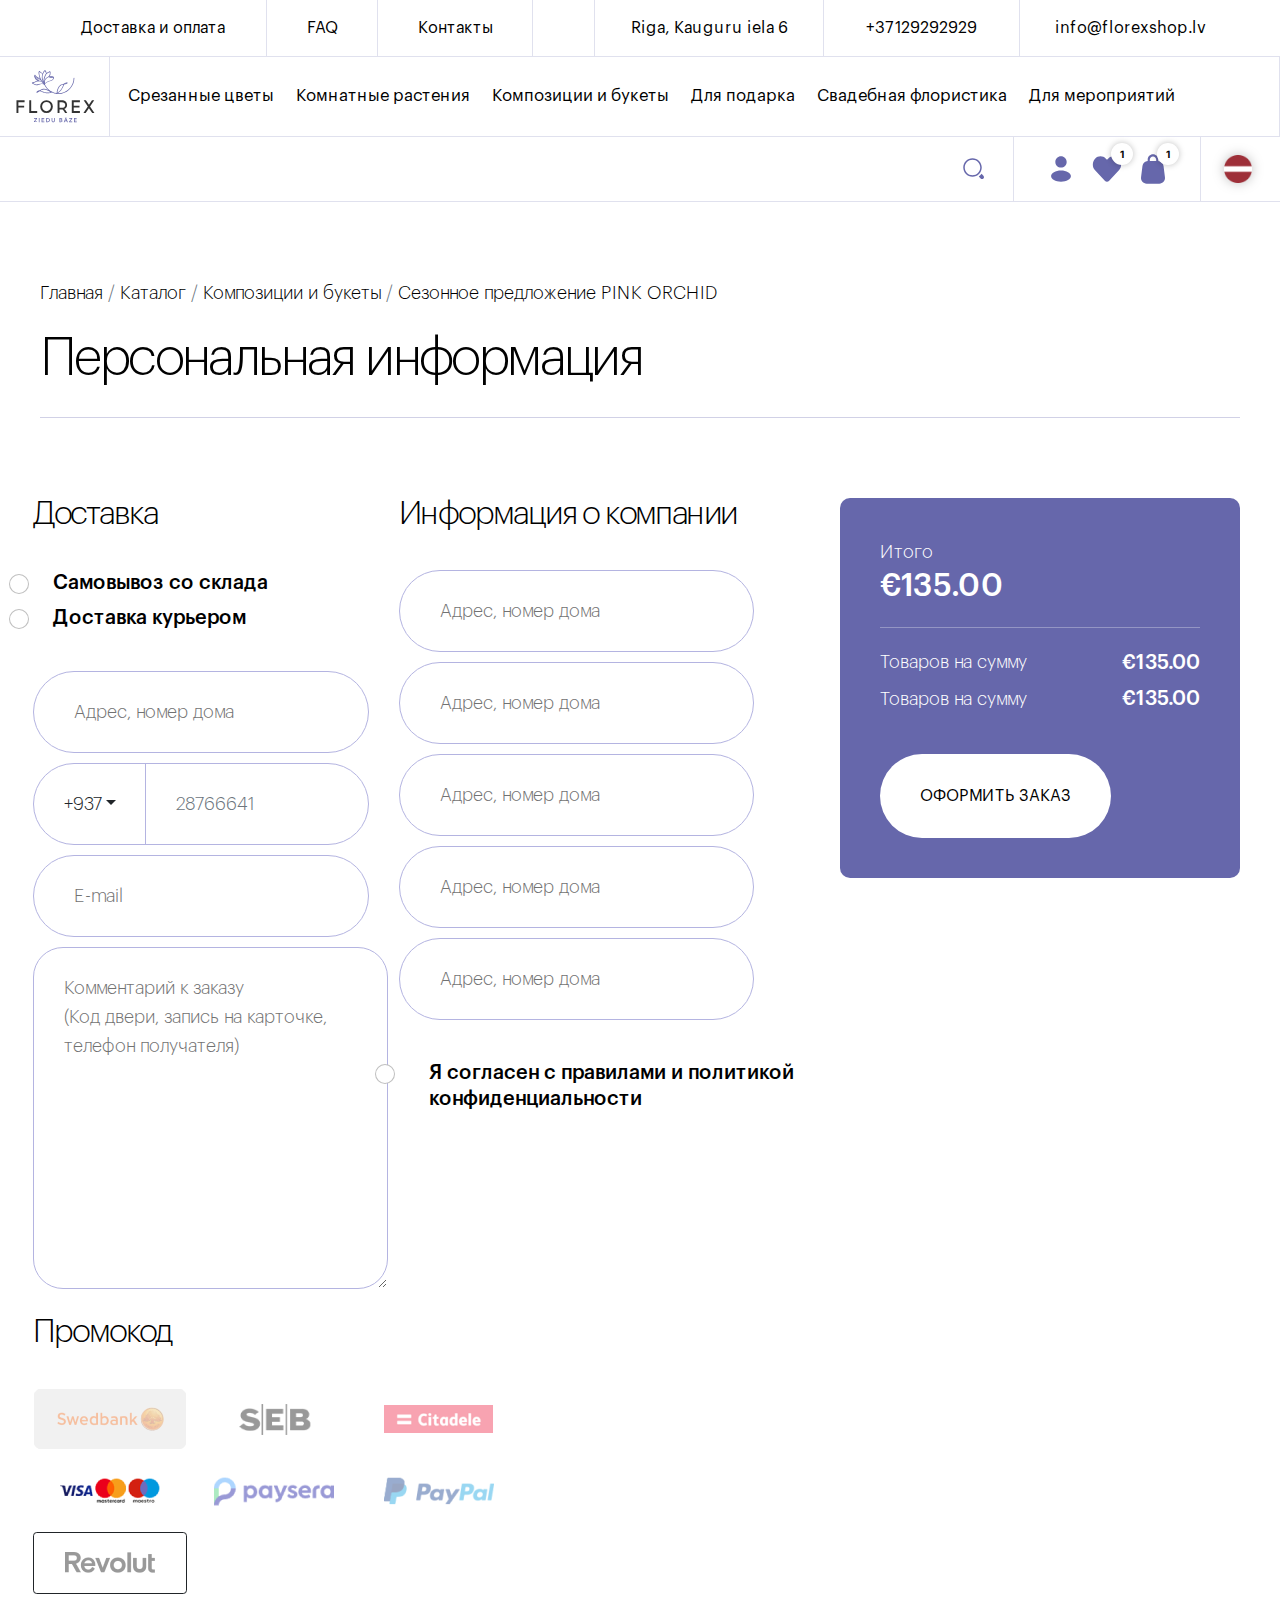
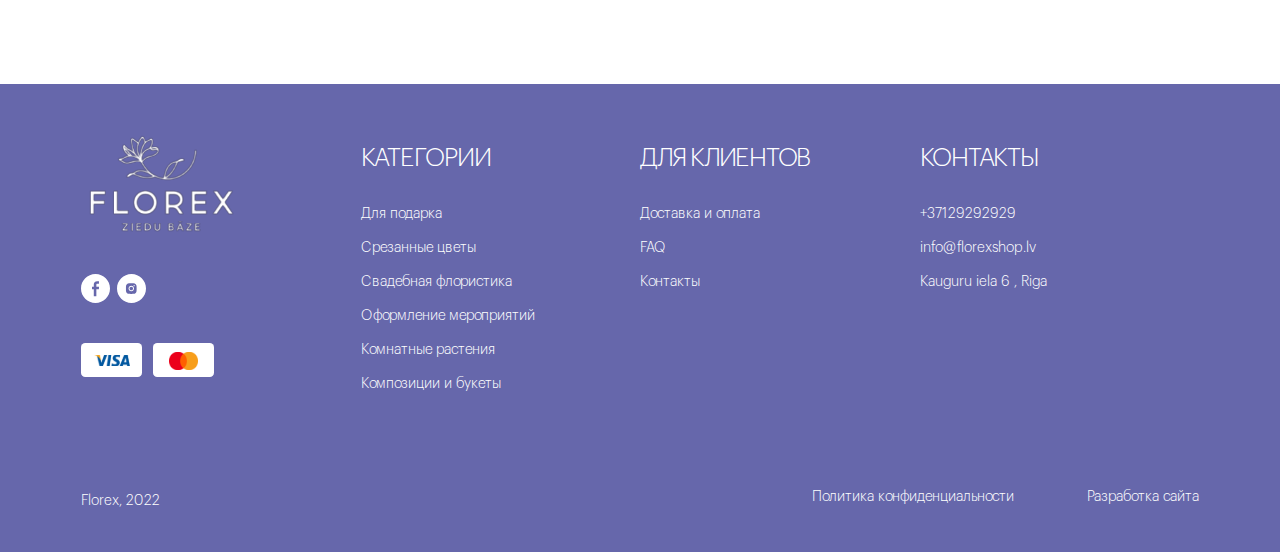
<file: cart/cart_03.html>
<!doctype html>
<html lang="en">

<head>
    <meta charset="utf-8">
    <meta name="viewport" content="width=device-width, initial-scale=1">
    <title>CART 03</title>
    <link rel="stylesheet" href="../css/bootstrap.min.css">
    <link rel="stylesheet" href="../css/swiper-bundle.min.css">
    <link rel="stylesheet" href="../css/ion.rangeSlider.min.css">
    <link rel="stylesheet" href="../css/main.css">
    <link rel="stylesheet" href="../css/responsive.css">
</head>

<body>
    <!-- ======================== -->
    <!-- ======================== -->
    <!-- ======================== -->
    <header>
      <div class="nav__top d-none d-lg-block">
        <nav class="navbar navbar-expand-lg p-0 h-100">
          <div class="container-fluid">
            <button class="navbar-toggler" type="button" data-bs-toggle="collapse" data-bs-target="#navbarNavDropdown"
              aria-controls="navbarNavDropdown" aria-expanded="false" aria-label="Toggle navigation">
              <span class="navbar-toggler-icon"></span>
            </button>
            <div class="collapse navbar-collapse justify-content-between align-items-center" id="navbarNavDropdown">
              <ul class="navbar-nav w-100 d-flex justify-content-between">
                <div class="d-flex align-items-center">
                  <li class="nav-item">
                    <a class="nav-link" href="cart_01.html">Доставка и оплата</a>
                  </li>
                  <li class="nav-item">
                    <a class="nav-link" href="#">FAQ</a>
                  </li>
                  <li class="nav-item">
                    <a class="nav-link" href="../contact_404/contact.html">Контакты</a>
                  </li>
                </div>
                <div class="w-100 d-none">
                  <form class="position-relative h-100" role="search">
                    <input class="form-control bg-transparent me-2 h-100 w-100 shadow-none" type="search"
                      placeholder="Поиск по каталогу..." aria-label="Search">
                    <button class="btn position-absolute" type="submit">
                      <svg width="25" height="25" viewBox="0 0 25 25" xmlns="http://www.w3.org/2000/svg">
                        <path fill-rule="evenodd" clip-rule="evenodd"
                          d="M19.0104 10.9377C19.0104 15.3962 15.396 19.0106 10.9375 19.0106C6.47893 19.0106 2.86456 15.3962 2.86456 10.9377C2.86456 6.47911 6.47893 2.86475 10.9375 2.86475C15.396 2.86475 19.0104 6.47911 19.0104 10.9377ZM10.9375 20.5731C16.259 20.5731 20.5729 16.2592 20.5729 10.9377C20.5729 5.61617 16.259 1.30225 10.9375 1.30225C5.61599 1.30225 1.30206 5.61617 1.30206 10.9377C1.30206 16.2592 5.61599 20.5731 10.9375 20.5731ZM22.3142 22.3144C21.511 23.1176 20.2087 23.1176 19.4055 22.3144L17.4545 20.3635C18.5901 19.5768 19.5767 18.5903 20.3633 17.4547L22.3142 19.4056C23.1175 20.2089 23.1175 21.5112 22.3142 22.3144Z" />
                      </svg>
  
                    </button>
                  </form>
                </div>
   
                
                <div class="right d-flex align-items-center">
                  <li class="nav-item">
                    <a class="nav-link " href="#">Riga, Kauguru iela 6</a>
                  </li>
                  <li class="nav-item">
                    <a class="nav-link" href="#">+37129292929</a>
                  </li>
                  <li class="nav-item">
                    <a class="nav-link" href="#">info@florexshop.lv</a>
                  </li>
                </div>
  
              </ul>
  
            </div>
          </div>
        </nav>
      </div>
      <div class="nav__bottom d-none d-lg-block">
        <nav class="navbar navbar-expand-lg h-100 p-0 flex-column">
          <div class="container-fluid h-100">
            <a class="navbar-brand p-0 m-0 h-100" href="index.html">
              <img src="../images/logo.svg" alt="">
            </a>
            <button class="navbar-toggler" type="button" data-bs-toggle="collapse"
              data-bs-target="#navbarSupportedContent" aria-controls="navbarSupportedContent" aria-expanded="false"
              aria-label="Toggle navigation">
              <span class="navbar-toggler-icon"></span>
            </button>
            <div class="collapse navbar-collapse h-100" id="navbarSupportedContent">
              <ul class="navbar-nav mb-2 mb-lg-0 h-100 align-items-center">
                <li class="nav-item">
                  <a class="nav-link" href="#">Срезанные цветы</a>
                </li>
                <li class="nav-item">
                  <a class="nav-link" href="#">Комнатные растения</a>
                </li>
                <li class="nav-item">
                  <a class="nav-link" href="#">Композиции и букеты</a>
                </li>
                <li class="nav-item">
                  <a class="nav-link" href="#">Для подарка</a>
                </li>
                <li class="nav-item">
                  <a class="nav-link" href="#">Свадебная флористика</a>
                </li>
                <li class="nav-item">
                  <a class="nav-link pe-0" href="#">Для мероприятий</a>
                </li>
              </ul>
              <ul class="search__bar">
                <li><a href="#">
                    <svg width="34" height="34" viewBox="0 0 34 34" fill="none" xmlns="http://www.w3.org/2000/svg">
                      <path fill-rule="evenodd" clip-rule="evenodd"
                        d="M25.8542 14.8752C25.8542 20.9388 20.9386 25.8543 14.875 25.8543C8.81138 25.8543 3.89584 20.9388 3.89584 14.8752C3.89584 8.81154 8.81138 3.896 14.875 3.896C20.9386 3.896 25.8542 8.81154 25.8542 14.8752ZM14.875 27.9793C22.1122 27.9793 27.9792 22.1124 27.9792 14.8752C27.9792 7.63793 22.1122 1.771 14.875 1.771C7.63778 1.771 1.77084 7.63793 1.77084 14.8752C1.77084 22.1124 7.63778 27.9793 14.875 27.9793ZM30.3474 30.3475C29.255 31.4399 27.4839 31.4399 26.3915 30.3475L23.7382 27.6943C25.2826 26.6244 26.6243 25.2827 27.6941 23.7383L30.3474 26.3916C31.4398 27.484 31.4398 29.2551 30.3474 30.3475Z"
                        fill="#6667AB" />
                    </svg>
                  </a>
                  <input type="text" class="form-control" placeholder="Search">
                </li>
              </ul>
              <ul class="shopping__bar">
                <li class="buy__bar">
                  <a href="#">
                    <svg width="34" height="34" viewBox="0 0 34 34" fill="none" xmlns="http://www.w3.org/2000/svg">
                      <path fill-rule="evenodd" clip-rule="evenodd"
                        d="M17 15.5833C20.1296 15.5833 22.6667 13.0463 22.6667 9.91667C22.6667 6.78705 20.1296 4.25 17 4.25C13.8704 4.25 11.3333 6.78705 11.3333 9.91667C11.3333 13.0463 13.8704 15.5833 17 15.5833ZM17 29.75C22.4768 29.75 26.9167 27.2129 26.9167 24.0833C26.9167 20.9537 22.4768 18.4167 17 18.4167C11.5232 18.4167 7.08334 20.9537 7.08334 24.0833C7.08334 27.2129 11.5232 29.75 17 29.75Z"
                        fill="#6667AB" />
                    </svg>
                    <div class="add__number d-none">1</div>
                  </a>
                </li>
                <li class="buy__bar">
                  <a href="#" type="button" data-bs-toggle="modal" data-bs-target="#exampleModal">
                    <svg width="34" height="34" viewBox="0 0 34 34" fill="none" xmlns="http://www.w3.org/2000/svg">
                      <path
                        d="M18.0838 6.66157L17 7.82598L15.9162 6.66158C12.9233 3.44614 8.07089 3.44614 5.07801 6.66157C2.08512 9.877 2.08512 15.0902 5.078 18.3057L14.8324 28.7854C16.0295 30.0715 17.9705 30.0715 19.1676 28.7854L28.922 18.3057C31.9149 15.0902 31.9149 9.877 28.922 6.66157C25.9291 3.44614 21.0767 3.44614 18.0838 6.66157Z"
                        fill="#6667AB" />
                    </svg>
                    <div class="add__number">1</div>
                  </a>
                </li>
                <li class="buy__bar me-0">
                  <a href="#" type="button" data-bs-toggle="offcanvas" data-bs-target="#offcanvasRight"
                    aria-controls="offcanvasRight">
                    <svg width="34" height="34" viewBox="0 0 34 34" fill="none" xmlns="http://www.w3.org/2000/svg">
                      <path fill-rule="evenodd" clip-rule="evenodd"
                        d="M17 2.30225C14.066 2.30225 11.6875 4.68073 11.6875 7.61475V9.04526C9.00675 9.23221 6.80075 11.2922 6.46288 13.9952L5.04621 25.3285C4.62344 28.7107 7.26063 31.6981 10.6691 31.6981H23.3309C26.7394 31.6981 29.3766 28.7107 28.9538 25.3285L27.5372 13.9952C27.1993 11.2922 24.9933 9.23221 22.3125 9.04526V7.61475C22.3125 4.68073 19.934 2.30225 17 2.30225ZM20.1875 9.03141V7.61475C20.1875 5.85434 18.7604 4.42725 17 4.42725C15.2396 4.42725 13.8125 5.85434 13.8125 7.61475V9.03141H20.1875Z"
                        fill="#6667AB" />
                    </svg>
                    <div class="add__number">1</div>
                  </a>
                </li>
              </ul>
              <ul class="flag__bar">
                <li>
                  <div class="dropdown border-0 shadow-none">
                    <a class="btn dropdown-toggle  border-0 shadow-none d-flex align-items-center" href="#" role="button"
                      data-bs-toggle="dropdown" aria-expanded="false">
                      <div class="dropdown__img"><img class="w-100" src="../images/flag_Latvian.png" alt=""></div>
                      <div class="dropdown__text">Latviski</div>
                    </a>
  
                    <ul class="dropdown-menu">
                      <li>
                        <a class="dropdown-item" href="#">
                          <div class="dropdown__img"><img class="w-100" src="../images/Russian.png" alt=""></div>
                          <div class="dropdown__text">Russian</div>
                        </a>
                      </li>
                      <li>
                        <a class="dropdown-item" href="#">
                          <div class="dropdown__img"><img class="w-100" src="../images/Germany.png" alt=""></div>
                          <div class="dropdown__text">Germany</div>
                        </a>
                      </li>
                      <li>
                        <a class="dropdown-item" href="#">
                          <div class="dropdown__img"><img class="w-100" src="../images/Spain.png" alt=""></div>
                          <div class="dropdown__text">Spain</div>
                        </a>
                      </li>
                    </ul>
                  </div>
                  </a>
                </li>
              </ul>
            </div>
          </div>
  
        </nav>
      </div>
      <!-- END HEADER NEXT LINE  -->
      <div class="spearte__header nav__bottom h-auto justify-content-end align-items-center">
        <ul class="search__bar py-4 pe-5 h-100">
          <li><a href="#" class="field">
              <svg width="34" height="34" viewBox="0 0 34 34" fill="none" xmlns="http://www.w3.org/2000/svg">
                <path fill-rule="evenodd" clip-rule="evenodd"
                  d="M25.8542 14.8752C25.8542 20.9388 20.9386 25.8543 14.875 25.8543C8.81138 25.8543 3.89584 20.9388 3.89584 14.8752C3.89584 8.81154 8.81138 3.896 14.875 3.896C20.9386 3.896 25.8542 8.81154 25.8542 14.8752ZM14.875 27.9793C22.1122 27.9793 27.9792 22.1124 27.9792 14.8752C27.9792 7.63793 22.1122 1.771 14.875 1.771C7.63778 1.771 1.77084 7.63793 1.77084 14.8752C1.77084 22.1124 7.63778 27.9793 14.875 27.9793ZM30.3474 30.3475C29.255 31.4399 27.4839 31.4399 26.3915 30.3475L23.7382 27.6943C25.2826 26.6244 26.6243 25.2827 27.6941 23.7383L30.3474 26.3916C31.4398 27.484 31.4398 29.2551 30.3474 30.3475Z"
                  fill="#6667AB" />
              </svg>
            </a>
  
            <input type="text" class="form-control" placeholder="Search">
          </li>
        </ul>
        <ul class="shopping__bar py-4 px-5 w-auto">
          <li class="buy__bar">
            <a href="#">
              <svg width="34" height="34" viewBox="0 0 34 34" fill="none" xmlns="http://www.w3.org/2000/svg">
                <path fill-rule="evenodd" clip-rule="evenodd"
                  d="M17 15.5833C20.1296 15.5833 22.6667 13.0463 22.6667 9.91667C22.6667 6.78705 20.1296 4.25 17 4.25C13.8704 4.25 11.3333 6.78705 11.3333 9.91667C11.3333 13.0463 13.8704 15.5833 17 15.5833ZM17 29.75C22.4768 29.75 26.9167 27.2129 26.9167 24.0833C26.9167 20.9537 22.4768 18.4167 17 18.4167C11.5232 18.4167 7.08334 20.9537 7.08334 24.0833C7.08334 27.2129 11.5232 29.75 17 29.75Z"
                  fill="#6667AB" />
              </svg>
              <div class="add__number d-none">1</div>
            </a>
          </li>
          <li class="buy__bar">
            <a href="#" type="button" data-bs-toggle="modal" data-bs-target="#exampleModal">
              <svg width="34" height="34" viewBox="0 0 34 34" fill="none" xmlns="http://www.w3.org/2000/svg">
                <path
                  d="M18.0838 6.66157L17 7.82598L15.9162 6.66158C12.9233 3.44614 8.07089 3.44614 5.07801 6.66157C2.08512 9.877 2.08512 15.0902 5.078 18.3057L14.8324 28.7854C16.0295 30.0715 17.9705 30.0715 19.1676 28.7854L28.922 18.3057C31.9149 15.0902 31.9149 9.877 28.922 6.66157C25.9291 3.44614 21.0767 3.44614 18.0838 6.66157Z"
                  fill="#6667AB" />
              </svg>
              <div class="add__number">1</div>
            </a>
          </li>
          <li class="buy__bar me-0">
            <a href="#" type="button" data-bs-toggle="offcanvas" data-bs-target="#offcanvasRight"
              aria-controls="offcanvasRight">
              <svg width="34" height="34" viewBox="0 0 34 34" fill="none" xmlns="http://www.w3.org/2000/svg">
                <path fill-rule="evenodd" clip-rule="evenodd"
                  d="M17 2.30225C14.066 2.30225 11.6875 4.68073 11.6875 7.61475V9.04526C9.00675 9.23221 6.80075 11.2922 6.46288 13.9952L5.04621 25.3285C4.62344 28.7107 7.26063 31.6981 10.6691 31.6981H23.3309C26.7394 31.6981 29.3766 28.7107 28.9538 25.3285L27.5372 13.9952C27.1993 11.2922 24.9933 9.23221 22.3125 9.04526V7.61475C22.3125 4.68073 19.934 2.30225 17 2.30225ZM20.1875 9.03141V7.61475C20.1875 5.85434 18.7604 4.42725 17 4.42725C15.2396 4.42725 13.8125 5.85434 13.8125 7.61475V9.03141H20.1875Z"
                  fill="#6667AB" />
              </svg>
              <div class="add__number">1</div>
            </a>
          </li>
        </ul>
        <ul class="flag__bar ms-4 me-0">
          <li>
            <div class="dropdown border-0 shadow-none">
              <a class="btn dropdown-toggle  border-0 shadow-none d-flex align-items-center" href="#" role="button"
                data-bs-toggle="dropdown" aria-expanded="false">
                <div class="dropdown__img"><img class="w-100" src="../images/flag_Latvian.png" alt=""></div>
                <div class="dropdown__text">Latviski</div>
              </a>
  
              <ul class="dropdown-menu">
                <li>
                  <a class="dropdown-item" href="#">
                    <div class="dropdown__img"><img class="w-100" src="../images/Russian.png" alt=""></div>
                    <div class="dropdown__text">Russian</div>
                  </a>
                </li>
                <li>
                  <a class="dropdown-item" href="#">
                    <div class="dropdown__img"><img class="w-100" src="../images/Germany.png" alt=""></div>
                    <div class="dropdown__text">Germany</div>
                  </a>
                </li>
                <li>
                  <a class="dropdown-item" href="#">
                    <div class="dropdown__img"><img class="w-100" src="../images/Spain.png" alt=""></div>
                    <div class="dropdown__text">Spain</div>
                  </a>
                </li>
              </ul>
            </div>
            </a>
          </li>
        </ul>
      </div>
      <!-- MOBO VIEW  -->
      <div class="d-block d-lg-none h-100 mobile">
        <div class="mobo bg-white h-100 d-flex align-items-center justify-content-between">
          <div class="h-100">
            <a class="brand p-0 m-0 h-100" href="index.html">
              <img src="../images/logo.svg" alt="">
            </a>
          </div>
          <div class="small__menu">
            <a class="btn border-0 rounded-0" data-bs-toggle="offcanvas" href="#offcanvasExample" role="button"
              aria-controls="offcanvasExample">
              <img src="../images/menu.svg" alt="">
            </a>
          </div>
          <div class="mobo__shopping">
            <ul class="shopping__bar">
              <li class="buy__bar">
                <a href="#">
                  <svg width="34" height="34" viewBox="0 0 34 34" fill="none" xmlns="http://www.w3.org/2000/svg">
                    <path fill-rule="evenodd" clip-rule="evenodd"
                      d="M17 15.5833C20.1296 15.5833 22.6667 13.0463 22.6667 9.91667C22.6667 6.78705 20.1296 4.25 17 4.25C13.8704 4.25 11.3333 6.78705 11.3333 9.91667C11.3333 13.0463 13.8704 15.5833 17 15.5833ZM17 29.75C22.4768 29.75 26.9167 27.2129 26.9167 24.0833C26.9167 20.9537 22.4768 18.4167 17 18.4167C11.5232 18.4167 7.08334 20.9537 7.08334 24.0833C7.08334 27.2129 11.5232 29.75 17 29.75Z"
                      fill="#6667AB" />
                  </svg>
                </a>
              </li>
              <li class="buy__bar">
                <a href="#" type="button" data-bs-toggle="modal" data-bs-target="#exampleModal">
                  <svg width="34" height="34" viewBox="0 0 34 34" fill="none" xmlns="http://www.w3.org/2000/svg">
                    <path
                      d="M18.0838 6.66157L17 7.82598L15.9162 6.66158C12.9233 3.44614 8.07089 3.44614 5.07801 6.66157C2.08512 9.877 2.08512 15.0902 5.078 18.3057L14.8324 28.7854C16.0295 30.0715 17.9705 30.0715 19.1676 28.7854L28.922 18.3057C31.9149 15.0902 31.9149 9.877 28.922 6.66157C25.9291 3.44614 21.0767 3.44614 18.0838 6.66157Z"
                      fill="#6667AB" />
                  </svg>
                  <div class="add__number">1</div>
                </a>
              </li>
              <li class="buy__bar ">
                <a href="#" type="button" data-bs-toggle="offcanvas" data-bs-target="#offcanvasRight"
                  aria-controls="offcanvasRight">
                  <svg width="34" height="34" viewBox="0 0 34 34" fill="none" xmlns="http://www.w3.org/2000/svg">
                    <path fill-rule="evenodd" clip-rule="evenodd"
                      d="M17 2.30225C14.066 2.30225 11.6875 4.68073 11.6875 7.61475V9.04526C9.00675 9.23221 6.80075 11.2922 6.46288 13.9952L5.04621 25.3285C4.62344 28.7107 7.26063 31.6981 10.6691 31.6981H23.3309C26.7394 31.6981 29.3766 28.7107 28.9538 25.3285L27.5372 13.9952C27.1993 11.2922 24.9933 9.23221 22.3125 9.04526V7.61475C22.3125 4.68073 19.934 2.30225 17 2.30225ZM20.1875 9.03141V7.61475C20.1875 5.85434 18.7604 4.42725 17 4.42725C15.2396 4.42725 13.8125 5.85434 13.8125 7.61475V9.03141H20.1875Z"
                      fill="#6667AB" />
                  </svg>
                  <div class="add__number">1</div>
                </a>
              </li>
            </ul>
          </div>
        </div>
        <div class="offcanvas offcanvas-start w-100" tabindex="-1" id="offcanvasExample"
          aria-labelledby="offcanvasExampleLabel">
          <div class="offcanvas-header">
            <button type="button" class="btn-close ms-auto shadow-none" data-bs-dismiss="offcanvas"
              aria-label="Close"></button>
          </div>
          <div class="offcanvas-body">
            <form class="d-flex position-relative serach__menu" role="search">
              <input class="form-control me-2 searchField shadow-none" type="search" placeholder="Поиск"
                aria-label="Search">
              <button class="btn position-absolute btn-close shadow-none" type="submit"></button>
              <ul class="menuSearch">
                <li class="media">
                  <div class="img">
                    <img src="../images/gallery_01.png" alt="">
                  </div>
                  <div class="media-body">
                    <p>Сезонное предложение </p>
                    <p>PINK ORCHID</p>
                  </div>
                </li>
                <li class="media">
                  <div class="img">
                    <img src="../images/gallery_01.png" alt="">
                  </div>
                  <div class="media-body">
                    <p>Сезонное предложение </p>
                    <p>Red ORCHID</p>
                  </div>
                </li>
                <li class="media">
                  <div class="img">
                    <img src="../images/gallery_01.png" alt="">
                  </div>
                  <div class="media-body">
                    <p>Сезонное предложение </p>
                    <p>Brown ORCHID</p>
                  </div>
                </li>
              </ul>
            </form>
            <ul class="menu">
              <li><a href="#">Срезанные цветы</a></li>
              <li><a href="#">kомнатные растения</a></li>
              <li><a href="#">Композиции и букеты</a></li>
              <li><a href="#">Для подарка</a></li>
              <li><a href="#">Свадебная флористика</a></li>
              <li><a href="#">Для мероприятий</a></li>
            </ul>
            <ul class="menu">
              <li><a href="#">Доставка и оплата</a></li>
              <li><a href="#">FAQ</a></li>
              <li><a href="#">Контакты</a></li>
            </ul>
            <ul class="menu">
              <li><a href="#">Riga, Kauguru iela 6</a></li>
              <li><a href="#">+37129292929</a></li>
              <li><a href="#">info@florexshop.lv</a></li>
            </ul>
            <ul class="flag">
              <li class="d-flex align-items-center">
                <div class="flag__img"><img class="w-100" src="../images/flag_Latvian.png" alt=""></div>
                <div class="flag__text">Latviski</div>
              </li>
            </ul>
  
  
          </div>
  
        </div>
    </header>
    <div class="offcanvas carty offcanvas-end" tabindex="-1" id="offcanvasRight" aria-labelledby="offcanvasRightLabel">
        <div class="offcanvas-header">
            <button type="button" class="btn-close text-white m-0" data-bs-dismiss="offcanvas" aria-label="Close"></button>

            <h5 class="offcanvas-title" id="offcanvasRightLabel">Tavs iepirkumu grozs</h5>
        </div>
        <div class="offcanvas-body">
            <div class="total__items row justify-content-between ">
                <div>
                    <div class="items__layouts bb__line">
                        <div class="items__layouts_dele">
                            <a href="#">
                                <svg width="16" height="20" viewBox="0 0 16 20" fill="none" xmlns="http://www.w3.org/2000/svg">
                                    <path fill-rule="evenodd" clip-rule="evenodd" d="M5.40627 0.890599C5.7772 0.334202 6.40166 0 7.07037 0H8.92963C9.59834 0 10.2228 0.334202 10.5937 0.8906L11.5 2.25H15.25C15.6642 2.25 16 2.58579 16 3C16 3.41421 15.6642 3.75 15.25 3.75H0.75C0.335786 3.75 0 3.41421 0 3C0 2.58579 0.335786 2.25 0.75 2.25H4.5L5.40627 0.890599ZM11 20H5C2.79086 20 1 18.2091 1 16V5H15V16C15 18.2091 13.2091 20 11 20ZM6 8.25C6.41421 8.25 6.75 8.58579 6.75 9V16C6.75 16.4142 6.41421 16.75 6 16.75C5.58579 16.75 5.25 16.4142 5.25 16L5.25 9C5.25 8.58579 5.58579 8.25 6 8.25ZM10 8.25C10.4142 8.25 10.75 8.58579 10.75 9V16C10.75 16.4142 10.4142 16.75 10 16.75C9.58579 16.75 9.25 16.4142 9.25 16V9C9.25 8.58579 9.58579 8.25 10 8.25Z" fill="#6667AB"/>
                                    </svg>
                            </a>
                                
                        </div>
                        <div class="items__layouts_img">
                            <img class="w-100" src="../images/demo__pro.png" alt="">
                        </div>
                        <div class="items__layouts_tittle d-flex flex-column h-100">
                            <div class="items__layouts_tittle_name">Сезонное предложение 
                                PINK ORCHID</div>
                                <div class="items__layouts_prize ms-0 d-none">
                                    <div class="items__layouts_tittle_name">€30.00</div>
                                </div>
                        </div>
                        <div class="items__layouts_prize">
                            <div class="items__layouts_tittle_name">€30.00</div>
                        </div>
                        
                        
                    </div>
                    <div class="items__layouts bb__line">
                        <div class="items__layouts_dele">
                            <a href="#">
                                <svg width="16" height="20" viewBox="0 0 16 20" fill="none" xmlns="http://www.w3.org/2000/svg">
                                    <path fill-rule="evenodd" clip-rule="evenodd" d="M5.40627 0.890599C5.7772 0.334202 6.40166 0 7.07037 0H8.92963C9.59834 0 10.2228 0.334202 10.5937 0.8906L11.5 2.25H15.25C15.6642 2.25 16 2.58579 16 3C16 3.41421 15.6642 3.75 15.25 3.75H0.75C0.335786 3.75 0 3.41421 0 3C0 2.58579 0.335786 2.25 0.75 2.25H4.5L5.40627 0.890599ZM11 20H5C2.79086 20 1 18.2091 1 16V5H15V16C15 18.2091 13.2091 20 11 20ZM6 8.25C6.41421 8.25 6.75 8.58579 6.75 9V16C6.75 16.4142 6.41421 16.75 6 16.75C5.58579 16.75 5.25 16.4142 5.25 16L5.25 9C5.25 8.58579 5.58579 8.25 6 8.25ZM10 8.25C10.4142 8.25 10.75 8.58579 10.75 9V16C10.75 16.4142 10.4142 16.75 10 16.75C9.58579 16.75 9.25 16.4142 9.25 16V9C9.25 8.58579 9.58579 8.25 10 8.25Z" fill="#6667AB"/>
                                    </svg>
                            </a>
                                
                        </div>
                        <div class="items__layouts_img">
                            <img class="w-100" src="../images/demo__pro.png" alt="">
                        </div>
                        <div class="items__layouts_tittle d-flex flex-column h-100">
                            <div class="items__layouts_tittle_name">Сезонное предложение 
                                PINK ORCHID</div>
                                <div class="items__layouts_prize ms-0 d-none">
                                    <div class="items__layouts_tittle_name">€30.00</div>
                                </div>
                        </div>
                        <div class="items__layouts_prize">
                            <div class="items__layouts_tittle_name">€30.00</div>
                        </div>
                        
                        
                    </div>
                    <div class="items__layouts bb__line">
                        <div class="items__layouts_dele">
                            <a href="#">
                                <svg width="16" height="20" viewBox="0 0 16 20" fill="none" xmlns="http://www.w3.org/2000/svg">
                                    <path fill-rule="evenodd" clip-rule="evenodd" d="M5.40627 0.890599C5.7772 0.334202 6.40166 0 7.07037 0H8.92963C9.59834 0 10.2228 0.334202 10.5937 0.8906L11.5 2.25H15.25C15.6642 2.25 16 2.58579 16 3C16 3.41421 15.6642 3.75 15.25 3.75H0.75C0.335786 3.75 0 3.41421 0 3C0 2.58579 0.335786 2.25 0.75 2.25H4.5L5.40627 0.890599ZM11 20H5C2.79086 20 1 18.2091 1 16V5H15V16C15 18.2091 13.2091 20 11 20ZM6 8.25C6.41421 8.25 6.75 8.58579 6.75 9V16C6.75 16.4142 6.41421 16.75 6 16.75C5.58579 16.75 5.25 16.4142 5.25 16L5.25 9C5.25 8.58579 5.58579 8.25 6 8.25ZM10 8.25C10.4142 8.25 10.75 8.58579 10.75 9V16C10.75 16.4142 10.4142 16.75 10 16.75C9.58579 16.75 9.25 16.4142 9.25 16V9C9.25 8.58579 9.58579 8.25 10 8.25Z" fill="#6667AB"/>
                                    </svg>
                            </a>
                                
                        </div>
                        <div class="items__layouts_img">
                            <img class="w-100" src="../images/demo__pro.png" alt="">
                        </div>
                        <div class="items__layouts_tittle d-flex flex-column h-100">
                            <div class="items__layouts_tittle_name">Сезонное предложение 
                                PINK ORCHID</div>
                                <div class="items__layouts_prize ms-0 d-none">
                                    <div class="items__layouts_tittle_name">€30.00</div>
                                </div>
                        </div>
                        <div class="items__layouts_prize">
                            <div class="items__layouts_tittle_name">€30.00</div>
                        </div>
                        
                        
                    </div>
                </div>
                <div class="total__bill_amount bb__line">
                    <div class="total__bill_amount_head">Kopsumma</div>
                    <div class="total__bill_amount_prize">€120.00</div>
                </div>
                <div class="total__bill_btns">
                    <a href="#" class="total__bill_btn">ОТКРЫТЬ КОРЗИНУ</a>
                    <a href="#" class="total__bill_btn outline">ОТКРЫТЬ КОРЗИНУ</a>
                </div>
            </div>
        </div>
    </div>
     <!-- MOADAL -->
    <div class="modal fade" id="exampleModal" tabindex="-1" aria-labelledby="exampleModalLabel" aria-hidden="true">
        <div class="modal-dialog">
        <div class="modal-content">
            <div class="modal-header">
            <button type="button" class="btn shadow-none ms-auto" data-bs-dismiss="modal" aria-label="Close">
                <svg width="28" height="27" viewBox="0 0 28 27" fill="none" xmlns="http://www.w3.org/2000/svg">
                    <path d="M1.50913 1L26.71 26.2009M1 26.2009L26.2009 1" stroke="#6667AB"/>
                    </svg>
                    
            </button>
            </div>
            <div class="modal-body">
            <h3>Ссылка скопирована <br>
                в буфер обмена</h3>
                <p>
                    www.florexshop.lv/category/offers/pink-orchid
                </p>
                <div class="product__item_add d-flex justify-content-center mb-md-5 pb-5">
                    <a href="#" class="product__item_add_btn mx-auto">
                        СКОПИРОВАТЬ ЕЩЕ РАЗ
                    </a>
                </div>
            </div>
            
        </div>
        </div>
    </div>
    <!-- ======================== -->
    <!-- ======================== -->
    <!-- ======================== -->
    <!-- ======================== -->
    <section class="head__border start__space end__space">
        <div class="container-fluid my__container">
                    <nav aria-label="breadcrumb">
                        <ol class="breadcrumb">
                            <li class="breadcrumb-item"><a href="#">Главная</a></li>
                            <li class="breadcrumb-item"><a href="#">Каталог</a></li>
                            <li class="breadcrumb-item"><a href="#">Композиции и букеты</a></li>
                            <li class="breadcrumb-item active" aria-current="page">Сезонное предложение PINK ORCHID</li>
                        </ol>
                    </nav>

                    <div class="filter__item_layout bb__line">
                        <h2 class="head__border__tittle text-start border-bottom-0">
                            Персональная информация
                        </h2>
                    </div>
                    

                    <div class="total__items row justify-content-between">
                        <div class="col-lg-8 ps-0">
                            <div class="row flex-wrap">
                                <div class="col-lg-5 px-lg-0">
                                    <div class="fill_form">
                                        <div class="fill_form_tittle">Доставка</div>
                                        <div class="fill_form_checks">
                                            <div class="form-check">
                                                <input class="form-check-input" type="checkbox" value="" id="flexCheckDefault">
                                                <label class="form-check-label" for="flexCheckDefault">
                                                  
                                                  Самовывоз со склада
                                                </label>
                                            </div>
                                            <div class="form-check">
                                                <input class="form-check-input" type="checkbox" value="" id="flexCheckDefault1">
                                                <label class="form-check-label" for="flexCheckDefault1">
                                                    
                                                      Доставка курьером
                                                </label>
                                            </div>


                                              
                                        </div>
                                        <div class="fill_form_feilds">
                                            <input class="form-control" type="text" placeholder="Адрес, номер дома">
                                        </div>
                                        <div class="">
                                            <div class="input-group mb-3 three__355">
                                                <button class="btn border-0 shadow-none dropdown-toggle" type="button" data-bs-toggle="dropdown" aria-expanded="false">+937</button>
                                                <ul class="dropdown-menu ">
                                                  <li><a class="dropdown-item" href="#">+937</a></li>
                                                  <li><a class="dropdown-item" href="#">+937</a></li>
                                                  <li><a class="dropdown-item" href="#">+937</a></li>
                                                  <li><a class="dropdown-item" href="#">+937</a></li>
                                                </ul>
                                                <input type="text" class="form-control shadow-none border-0 bg-transparent" placeholder="28766641" aria-label="Text input with dropdown button">
                                            </div>
                                        </div>
                                        <div class="fill_form_feilds">
                                            <input class="form-control" type="text" placeholder="E-mail">
                                        </div>
                                        <div class="fill_form_feilds">
                                            <textarea class="text__area three__355" style="width: 355px;" name="message" cols="30" rows="10" placeholder="Комментарий к заказу 
(Код двери, запись на карточке, 
телефон получателя)"></textarea>
                                        </div>
                                        
                                    </div>
                                </div>
                                <div class="col-lg-7 ps-lg-5">
                                    <div class="fill_form">
                                        <div class="fill_form_tittle">Информация о компании</div>
                                        
                                        <div class="fill_form_feilds">
                                            <input class="form-control" type="text" placeholder="Адрес, номер дома">
                                            <input class="form-control" type="text" placeholder="Адрес, номер дома">
                                            <input class="form-control" type="text" placeholder="Адрес, номер дома">
                                            <input class="form-control" type="text" placeholder="Адрес, номер дома">
                                            <input class="form-control" type="text" placeholder="Адрес, номер дома">
                                        </div>
                                        <div class="fill_form_checks card_select">
                                            <div class="form-check">
                                                <input class="form-check-input" type="checkbox" value="" id="flexCheck1">
                                                <label class="form-check-label" for="flexCheck1">
                                                  
                                                    Я согласен с правилами и политикой конфиденциальности
                                                </label>
                                            </div>
                                        </div>
                                        
                                    </div>
                                </div>
                            </div>
                            <div class="row">
                                <div class="col-lg-9 ps-0">
                                    <div class="fill_form">
                                        <div class="fill_form_tittle">Промокод</div>
                                        
                                        <ul class="checkBtn">
                                            <li>
                                            <div class="check__btn">
                                                <input type="radio" class="btn-check bg-transparent" name="options" id="option1" autocomplete="off" checked>
                                                <label class="btn shadow-none bg-transparent p-0" for="option1"><img src="../images/swiedbank.png" alt=""></label>
                                            </div>
                                        </li>
                                        <li>
                                            <div class="check__btn">
                                                <input type="radio" class="btn-check bg-transparent" name="options" id="option2" autocomplete="off" checked>
                                                <label class="btn shadow-none bg-transparent p-0" for="option2"><img src="../images/seb.png" alt=""></label>
                                            </div>
                                        </li>
                                    <li>
                                            <div class="check__btn">
                                                <input type="radio" class="btn-check bg-transparent" name="options" id="option3" autocomplete="off" checked>
                                                <label class="btn shadow-none bg-transparent p-0" for="option3"><img src="../images/citadele.png" alt=""></label>
                                            </div>
                                        </li>  <li>
                                            <div class="check__btn">
                                                <input type="radio" class="btn-check bg-transparent" name="options" id="option4" autocomplete="off" checked>
                                                <label class="btn shadow-none bg-transparent p-0" for="option4"><img src="../images/visam.png" alt=""></label>
                                            </div>
                                        </li>  <li>
                                            <div class="check__btn">
                                                <input type="radio" class="btn-check bg-transparent" name="options" id="option5" autocomplete="off" checked>
                                                <label class="btn shadow-none bg-transparent p-0" for="option5"><img src="../images/paysera.png" alt=""></label>
                                            </div>
                                        </li>  <li>
                                            <div class="check__btn">
                                                <input type="radio" class="btn-check bg-transparent" name="options" id="option6" autocomplete="off" checked>
                                                <label class="btn shadow-none bg-transparent p-0" for="option6"><img src="../images/paypal.png" alt=""></label>
                                            </div>
                                        </li>  <li>
                                            <div class="check__btn">
                                                <input type="radio" class="btn-check bg-transparent" name="options" id="option7" autocomplete="off" checked>
                                                <label class="btn shadow-none bg-transparent p-0" for="option7"><img src="../images/revoult.png" alt=""></label>
                                            </div>
                                        </li>
                                        </ul>
                                        
                                    </div>
                                </div>
                            </div>
                        </div>
                        
                        <div class="col-lg-4 d-none d-md-block px-0">
                            <div class="total__bill">
                                <div class="total__bill_head_small">Итого</div>
                                <div class="total__bill_head">€135.00</div>
                                <div class="products__prize">
                                    <div class="products__prize_name">Товаров на сумму</div>
                                    <div class="products__prize_amount">€135.00</div>
                                </div>
                                <div class="products__prize">
                                    <div class="products__prize_name">Товаров на сумму</div>
                                    <div class="products__prize_amount">€135.00</div>
                                </div>
                                <a href="" class="products__pay_btn">
                                    ОФОРМИТЬ ЗАКАЗ
                                </a>
                            </div>
                           
                            
                        </div>
                    </div>
        </div>
    </section>

    <!-- ======================== -->
    <!-- ======================== -->
    <!-- ======================== -->
    <!-- ======================== -->

    <!-- ======================== -->
    <!-- ======================== -->
    <!-- ======================== -->



    <footer id="f">
        <div class="container-fluid h-100">
            <div class="d-flex flex-column justify-content-between h-100">
                <div class="row mx-0 justify-content-start">
                    <div class="col-lg-3 px-0 ">
                        <div class="d-flex justify-content-between align-items-center">
                            <div class="footer__logo">
                                <a href="#"><img class="w-100" src="../images/white__logo.svg" alt=""></a>
    
                            </div>
                            <ul class="footer__media_link d-flex d-lg-none">
                                <li><a href="#"><img class="w-100" src="../images/facebook.svg" alt=""></a></li>
                                <li><a href="#"><img class="w-100" src="../images/insta.svg" alt=""></a></li>
                            </ul>
                        </div>
                        <ul class="footer__media_link d-none d-lg-flex">
                            <li><a href="#"><img class="w-100" src="../images/facebook.svg" alt=""></a></li>
                            <li><a href="#"><img class="w-100" src="../images/insta.svg" alt=""></a></li>
                        </ul>
                        <ul class="footer__media_card order-1 d-none d-lg-flex">
                            <li><a href="#"><img class="w-100" src="../images/visa.svg" alt=""></a></li>
                            <li><a href="#"><img class="w-100" src="../images/master.svg" alt=""></a></li>
                        </ul>
    
                    </div>
                    <div class="col-lg-3 px-0 footer__inner_m">
                        <div class="footer__menu">КАТЕГОРИИ</div>
                        <ul class="footer__menu_list">
                            <li><a class="text-white" href="#">Для подарка</a></li>
                            <li><a class="text-white" href="#">Срезанные цветы</a></li>
                            <li><a class="text-white" href="#">Свадебная флористика</a></li>
                            <li><a class="text-white" href="#">Оформление мероприятий</a></li>
                            <li><a class="text-white" href="#">Комнатные растения</a></li>
                            <li><a class="text-white" href="#">Композиции и букеты</a></li>
                        </ul>
                    </div>
                    <div class="col-lg-3 px-0 footer__inner_m">
                        <div class="footer__menu">ДЛЯ КЛИЕНТОВ</div>
                        <ul class="footer__menu_list">
                            <li><a class="text-white" href="#">Доставка и оплата</a></li>
                            <li><a class="text-white" href="#">FAQ</a></li>
                            <li><a class="text-white" href="#">Контакты</a></li>
                        </ul>
                    </div>
                    <div class="col-lg-3 px-0 footer__inner_m">
                        <div class="footer__menu">КОНТАКТЫ</div>
                        <ul class="footer__menu_list">
                            <li><a class="text-white" href="#">+37129292929</a></li>
                            <li><a class="text-white" href="#">info@florexshop.lv</a></li>
                            <li><a class="text-white" href="#">Kauguru iela 6 , Riga</a></li>
                        </ul>
                    </div>
                    <ul class="footer__media_card d-flex d-lg-none ps-0  my-5">
                        <li><a href="#"><img class="w-100" src="../images/visa.svg" alt=""></a></li>
                        <li><a href="#"><img class="w-100" src="../images/master.svg" alt=""></a></li>
                    </ul>
                </div>
                <div class="row tapy d-none d-lg-block">
                    <div class="col d-flex justify-content-between align-items-center flex-wrap">
                        <div class="footer__invent">Florex, 2022</div>
                        <ul class="footer__menu_list d-flex align-items-center">
                            <li class=""><a class="text-white" href="#">Политика конфиденциальности</a></li>
                            <li class="me-0"><a class="text-white" href="#">Разработка сайта</a></li>
                        </ul>
                    </div>
                </div>
                <div class="row tapy d-block d-lg-none">
                    <div class="col d-flex justify-content-between align-items-center flex-wrap">
                        <ul class="footer__menu_list d-flex align-items-center">
                            <li class=""><a class="text-white" href="#">Политика <br> конфиденциальности</a></li>
                        </ul>
                        <div class="d-flex justify-content-between w-100 my-5">
                            <div class="footer__invent">Florex, 2022</div>
                            <ul class="footer__menu_list d-flex align-items-end">
                                <li class="me-0 ms-auto text-end"><a class="text-white" href="#">Разработка сайта</a></li>
                            </ul>
                        </div>
    
                    </div>
                </div>
            </div>
        </div>
         </footer>

         <script src="../js/jquery.min.js"></script>
         <script src="../js/bootstrap.bundle.min.js"></script>
         <script src="../js/ion.rangeSlider.min.js"></script>
         <script src="../js/swiper-bundle.min.js"></script>
         <script src="../js/main.js"></script>
</body>

</html>
</file>
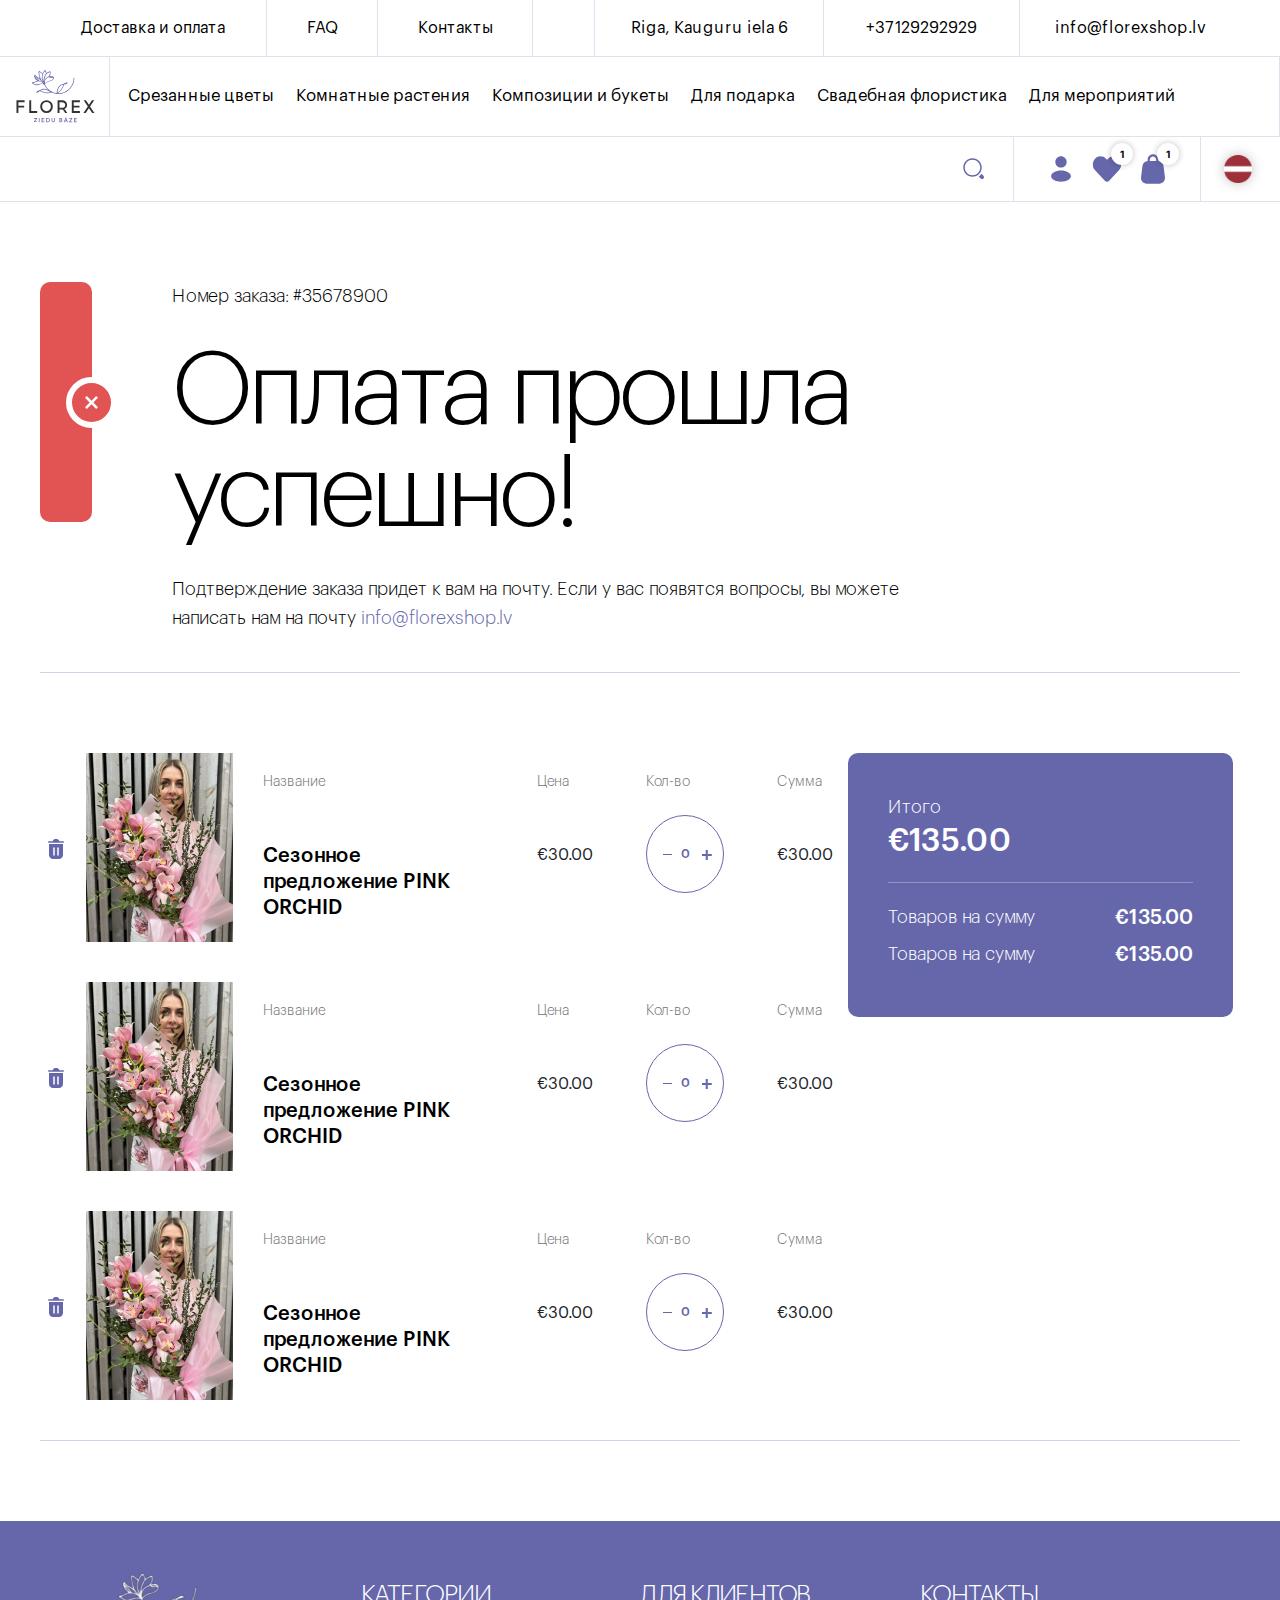
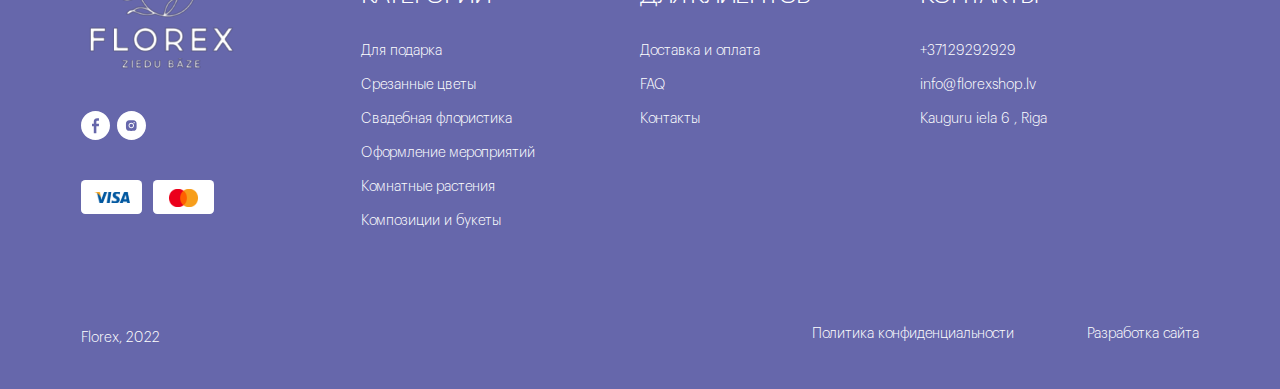
<file: cart/payment__failed.html>
<!doctype html>
<html lang="en">

<head>
    <meta charset="utf-8">
    <meta name="viewport" content="width=device-width, initial-scale=1">
    <title>payment Failed</title>
    <link rel="stylesheet" href="../css/bootstrap.min.css">
    <link rel="stylesheet" href="../css/swiper-bundle.min.css">
    <link rel="stylesheet" href="../css/ion.rangeSlider.min.css">
    <link rel="stylesheet" href="../css/main.css">
    <link rel="stylesheet" href="../css/responsive.css">
</head>

<body>
    <!-- ======================== -->
    <!-- ======================== -->
    <!-- ======================== -->
    <header>
      <div class="nav__top d-none d-lg-block">
        <nav class="navbar navbar-expand-lg p-0 h-100">
          <div class="container-fluid">
            <button class="navbar-toggler" type="button" data-bs-toggle="collapse" data-bs-target="#navbarNavDropdown"
              aria-controls="navbarNavDropdown" aria-expanded="false" aria-label="Toggle navigation">
              <span class="navbar-toggler-icon"></span>
            </button>
            <div class="collapse navbar-collapse justify-content-between align-items-center" id="navbarNavDropdown">
              <ul class="navbar-nav w-100 d-flex justify-content-between">
                <div class="d-flex align-items-center">
                  <li class="nav-item">
                    <a class="nav-link" href="cart_01.html">Доставка и оплата</a>
                  </li>
                  <li class="nav-item">
                    <a class="nav-link" href="#">FAQ</a>
                  </li>
                  <li class="nav-item">
                    <a class="nav-link" href="../contact_404/contact.html">Контакты</a>
                  </li>
                </div>
                <div class="w-100 d-none">
                  <form class="position-relative h-100" role="search">
                    <input class="form-control bg-transparent me-2 h-100 w-100 shadow-none" type="search"
                      placeholder="Поиск по каталогу..." aria-label="Search">
                    <button class="btn position-absolute" type="submit">
                      <svg width="25" height="25" viewBox="0 0 25 25" xmlns="http://www.w3.org/2000/svg">
                        <path fill-rule="evenodd" clip-rule="evenodd"
                          d="M19.0104 10.9377C19.0104 15.3962 15.396 19.0106 10.9375 19.0106C6.47893 19.0106 2.86456 15.3962 2.86456 10.9377C2.86456 6.47911 6.47893 2.86475 10.9375 2.86475C15.396 2.86475 19.0104 6.47911 19.0104 10.9377ZM10.9375 20.5731C16.259 20.5731 20.5729 16.2592 20.5729 10.9377C20.5729 5.61617 16.259 1.30225 10.9375 1.30225C5.61599 1.30225 1.30206 5.61617 1.30206 10.9377C1.30206 16.2592 5.61599 20.5731 10.9375 20.5731ZM22.3142 22.3144C21.511 23.1176 20.2087 23.1176 19.4055 22.3144L17.4545 20.3635C18.5901 19.5768 19.5767 18.5903 20.3633 17.4547L22.3142 19.4056C23.1175 20.2089 23.1175 21.5112 22.3142 22.3144Z" />
                      </svg>
  
                    </button>
                  </form>
                </div>
   
                
                <div class="right d-flex align-items-center">
                  <li class="nav-item">
                    <a class="nav-link " href="#">Riga, Kauguru iela 6</a>
                  </li>
                  <li class="nav-item">
                    <a class="nav-link" href="#">+37129292929</a>
                  </li>
                  <li class="nav-item">
                    <a class="nav-link" href="#">info@florexshop.lv</a>
                  </li>
                </div>
  
              </ul>
  
            </div>
          </div>
        </nav>
      </div>
      <div class="nav__bottom d-none d-lg-block">
        <nav class="navbar navbar-expand-lg h-100 p-0 flex-column">
          <div class="container-fluid h-100">
            <a class="navbar-brand p-0 m-0 h-100" href="index.html">
              <img src="../images/logo.svg" alt="">
            </a>
            <button class="navbar-toggler" type="button" data-bs-toggle="collapse"
              data-bs-target="#navbarSupportedContent" aria-controls="navbarSupportedContent" aria-expanded="false"
              aria-label="Toggle navigation">
              <span class="navbar-toggler-icon"></span>
            </button>
            <div class="collapse navbar-collapse h-100" id="navbarSupportedContent">
              <ul class="navbar-nav mb-2 mb-lg-0 h-100 align-items-center">
                <li class="nav-item">
                  <a class="nav-link" href="#">Срезанные цветы</a>
                </li>
                <li class="nav-item">
                  <a class="nav-link" href="#">Комнатные растения</a>
                </li>
                <li class="nav-item">
                  <a class="nav-link" href="#">Композиции и букеты</a>
                </li>
                <li class="nav-item">
                  <a class="nav-link" href="#">Для подарка</a>
                </li>
                <li class="nav-item">
                  <a class="nav-link" href="#">Свадебная флористика</a>
                </li>
                <li class="nav-item">
                  <a class="nav-link pe-0" href="#">Для мероприятий</a>
                </li>
              </ul>
              <ul class="search__bar">
                <li><a href="#">
                    <svg width="34" height="34" viewBox="0 0 34 34" fill="none" xmlns="http://www.w3.org/2000/svg">
                      <path fill-rule="evenodd" clip-rule="evenodd"
                        d="M25.8542 14.8752C25.8542 20.9388 20.9386 25.8543 14.875 25.8543C8.81138 25.8543 3.89584 20.9388 3.89584 14.8752C3.89584 8.81154 8.81138 3.896 14.875 3.896C20.9386 3.896 25.8542 8.81154 25.8542 14.8752ZM14.875 27.9793C22.1122 27.9793 27.9792 22.1124 27.9792 14.8752C27.9792 7.63793 22.1122 1.771 14.875 1.771C7.63778 1.771 1.77084 7.63793 1.77084 14.8752C1.77084 22.1124 7.63778 27.9793 14.875 27.9793ZM30.3474 30.3475C29.255 31.4399 27.4839 31.4399 26.3915 30.3475L23.7382 27.6943C25.2826 26.6244 26.6243 25.2827 27.6941 23.7383L30.3474 26.3916C31.4398 27.484 31.4398 29.2551 30.3474 30.3475Z"
                        fill="#6667AB" />
                    </svg>
                  </a>
                  <input type="text" class="form-control" placeholder="Search">
                </li>
              </ul>
              <ul class="shopping__bar">
                <li class="buy__bar">
                  <a href="#">
                    <svg width="34" height="34" viewBox="0 0 34 34" fill="none" xmlns="http://www.w3.org/2000/svg">
                      <path fill-rule="evenodd" clip-rule="evenodd"
                        d="M17 15.5833C20.1296 15.5833 22.6667 13.0463 22.6667 9.91667C22.6667 6.78705 20.1296 4.25 17 4.25C13.8704 4.25 11.3333 6.78705 11.3333 9.91667C11.3333 13.0463 13.8704 15.5833 17 15.5833ZM17 29.75C22.4768 29.75 26.9167 27.2129 26.9167 24.0833C26.9167 20.9537 22.4768 18.4167 17 18.4167C11.5232 18.4167 7.08334 20.9537 7.08334 24.0833C7.08334 27.2129 11.5232 29.75 17 29.75Z"
                        fill="#6667AB" />
                    </svg>
                    <div class="add__number d-none">1</div>
                  </a>
                </li>
                <li class="buy__bar">
                  <a href="#" type="button" data-bs-toggle="modal" data-bs-target="#exampleModal">
                    <svg width="34" height="34" viewBox="0 0 34 34" fill="none" xmlns="http://www.w3.org/2000/svg">
                      <path
                        d="M18.0838 6.66157L17 7.82598L15.9162 6.66158C12.9233 3.44614 8.07089 3.44614 5.07801 6.66157C2.08512 9.877 2.08512 15.0902 5.078 18.3057L14.8324 28.7854C16.0295 30.0715 17.9705 30.0715 19.1676 28.7854L28.922 18.3057C31.9149 15.0902 31.9149 9.877 28.922 6.66157C25.9291 3.44614 21.0767 3.44614 18.0838 6.66157Z"
                        fill="#6667AB" />
                    </svg>
                    <div class="add__number">1</div>
                  </a>
                </li>
                <li class="buy__bar me-0">
                  <a href="#" type="button" data-bs-toggle="offcanvas" data-bs-target="#offcanvasRight"
                    aria-controls="offcanvasRight">
                    <svg width="34" height="34" viewBox="0 0 34 34" fill="none" xmlns="http://www.w3.org/2000/svg">
                      <path fill-rule="evenodd" clip-rule="evenodd"
                        d="M17 2.30225C14.066 2.30225 11.6875 4.68073 11.6875 7.61475V9.04526C9.00675 9.23221 6.80075 11.2922 6.46288 13.9952L5.04621 25.3285C4.62344 28.7107 7.26063 31.6981 10.6691 31.6981H23.3309C26.7394 31.6981 29.3766 28.7107 28.9538 25.3285L27.5372 13.9952C27.1993 11.2922 24.9933 9.23221 22.3125 9.04526V7.61475C22.3125 4.68073 19.934 2.30225 17 2.30225ZM20.1875 9.03141V7.61475C20.1875 5.85434 18.7604 4.42725 17 4.42725C15.2396 4.42725 13.8125 5.85434 13.8125 7.61475V9.03141H20.1875Z"
                        fill="#6667AB" />
                    </svg>
                    <div class="add__number">1</div>
                  </a>
                </li>
              </ul>
              <ul class="flag__bar">
                <li>
                  <div class="dropdown border-0 shadow-none">
                    <a class="btn dropdown-toggle  border-0 shadow-none d-flex align-items-center" href="#" role="button"
                      data-bs-toggle="dropdown" aria-expanded="false">
                      <div class="dropdown__img"><img class="w-100" src="../images/flag_Latvian.png" alt=""></div>
                      <div class="dropdown__text">Latviski</div>
                    </a>
  
                    <ul class="dropdown-menu">
                      <li>
                        <a class="dropdown-item" href="#">
                          <div class="dropdown__img"><img class="w-100" src="../images/Russian.png" alt=""></div>
                          <div class="dropdown__text">Russian</div>
                        </a>
                      </li>
                      <li>
                        <a class="dropdown-item" href="#">
                          <div class="dropdown__img"><img class="w-100" src="../images/Germany.png" alt=""></div>
                          <div class="dropdown__text">Germany</div>
                        </a>
                      </li>
                      <li>
                        <a class="dropdown-item" href="#">
                          <div class="dropdown__img"><img class="w-100" src="../images/Spain.png" alt=""></div>
                          <div class="dropdown__text">Spain</div>
                        </a>
                      </li>
                    </ul>
                  </div>
                  </a>
                </li>
              </ul>
            </div>
          </div>
  
        </nav>
      </div>
      <!-- END HEADER NEXT LINE  -->
      <div class="spearte__header nav__bottom h-auto justify-content-end align-items-center">
        <ul class="search__bar py-4 pe-5 h-100">
          <li><a href="#" class="field">
              <svg width="34" height="34" viewBox="0 0 34 34" fill="none" xmlns="http://www.w3.org/2000/svg">
                <path fill-rule="evenodd" clip-rule="evenodd"
                  d="M25.8542 14.8752C25.8542 20.9388 20.9386 25.8543 14.875 25.8543C8.81138 25.8543 3.89584 20.9388 3.89584 14.8752C3.89584 8.81154 8.81138 3.896 14.875 3.896C20.9386 3.896 25.8542 8.81154 25.8542 14.8752ZM14.875 27.9793C22.1122 27.9793 27.9792 22.1124 27.9792 14.8752C27.9792 7.63793 22.1122 1.771 14.875 1.771C7.63778 1.771 1.77084 7.63793 1.77084 14.8752C1.77084 22.1124 7.63778 27.9793 14.875 27.9793ZM30.3474 30.3475C29.255 31.4399 27.4839 31.4399 26.3915 30.3475L23.7382 27.6943C25.2826 26.6244 26.6243 25.2827 27.6941 23.7383L30.3474 26.3916C31.4398 27.484 31.4398 29.2551 30.3474 30.3475Z"
                  fill="#6667AB" />
              </svg>
            </a>
  
            <input type="text" class="form-control" placeholder="Search">
          </li>
        </ul>
        <ul class="shopping__bar py-4 px-5 w-auto">
          <li class="buy__bar">
            <a href="#">
              <svg width="34" height="34" viewBox="0 0 34 34" fill="none" xmlns="http://www.w3.org/2000/svg">
                <path fill-rule="evenodd" clip-rule="evenodd"
                  d="M17 15.5833C20.1296 15.5833 22.6667 13.0463 22.6667 9.91667C22.6667 6.78705 20.1296 4.25 17 4.25C13.8704 4.25 11.3333 6.78705 11.3333 9.91667C11.3333 13.0463 13.8704 15.5833 17 15.5833ZM17 29.75C22.4768 29.75 26.9167 27.2129 26.9167 24.0833C26.9167 20.9537 22.4768 18.4167 17 18.4167C11.5232 18.4167 7.08334 20.9537 7.08334 24.0833C7.08334 27.2129 11.5232 29.75 17 29.75Z"
                  fill="#6667AB" />
              </svg>
              <div class="add__number d-none">1</div>
            </a>
          </li>
          <li class="buy__bar">
            <a href="#" type="button" data-bs-toggle="modal" data-bs-target="#exampleModal">
              <svg width="34" height="34" viewBox="0 0 34 34" fill="none" xmlns="http://www.w3.org/2000/svg">
                <path
                  d="M18.0838 6.66157L17 7.82598L15.9162 6.66158C12.9233 3.44614 8.07089 3.44614 5.07801 6.66157C2.08512 9.877 2.08512 15.0902 5.078 18.3057L14.8324 28.7854C16.0295 30.0715 17.9705 30.0715 19.1676 28.7854L28.922 18.3057C31.9149 15.0902 31.9149 9.877 28.922 6.66157C25.9291 3.44614 21.0767 3.44614 18.0838 6.66157Z"
                  fill="#6667AB" />
              </svg>
              <div class="add__number">1</div>
            </a>
          </li>
          <li class="buy__bar me-0">
            <a href="#" type="button" data-bs-toggle="offcanvas" data-bs-target="#offcanvasRight"
              aria-controls="offcanvasRight">
              <svg width="34" height="34" viewBox="0 0 34 34" fill="none" xmlns="http://www.w3.org/2000/svg">
                <path fill-rule="evenodd" clip-rule="evenodd"
                  d="M17 2.30225C14.066 2.30225 11.6875 4.68073 11.6875 7.61475V9.04526C9.00675 9.23221 6.80075 11.2922 6.46288 13.9952L5.04621 25.3285C4.62344 28.7107 7.26063 31.6981 10.6691 31.6981H23.3309C26.7394 31.6981 29.3766 28.7107 28.9538 25.3285L27.5372 13.9952C27.1993 11.2922 24.9933 9.23221 22.3125 9.04526V7.61475C22.3125 4.68073 19.934 2.30225 17 2.30225ZM20.1875 9.03141V7.61475C20.1875 5.85434 18.7604 4.42725 17 4.42725C15.2396 4.42725 13.8125 5.85434 13.8125 7.61475V9.03141H20.1875Z"
                  fill="#6667AB" />
              </svg>
              <div class="add__number">1</div>
            </a>
          </li>
        </ul>
        <ul class="flag__bar ms-4 me-0">
          <li>
            <div class="dropdown border-0 shadow-none">
              <a class="btn dropdown-toggle  border-0 shadow-none d-flex align-items-center" href="#" role="button"
                data-bs-toggle="dropdown" aria-expanded="false">
                <div class="dropdown__img"><img class="w-100" src="../images/flag_Latvian.png" alt=""></div>
                <div class="dropdown__text">Latviski</div>
              </a>
  
              <ul class="dropdown-menu">
                <li>
                  <a class="dropdown-item" href="#">
                    <div class="dropdown__img"><img class="w-100" src="../images/Russian.png" alt=""></div>
                    <div class="dropdown__text">Russian</div>
                  </a>
                </li>
                <li>
                  <a class="dropdown-item" href="#">
                    <div class="dropdown__img"><img class="w-100" src="../images/Germany.png" alt=""></div>
                    <div class="dropdown__text">Germany</div>
                  </a>
                </li>
                <li>
                  <a class="dropdown-item" href="#">
                    <div class="dropdown__img"><img class="w-100" src="../images/Spain.png" alt=""></div>
                    <div class="dropdown__text">Spain</div>
                  </a>
                </li>
              </ul>
            </div>
            </a>
          </li>
        </ul>
      </div>
      <!-- MOBO VIEW  -->
      <div class="d-block d-lg-none h-100 mobile">
        <div class="mobo bg-white h-100 d-flex align-items-center justify-content-between">
          <div class="h-100">
            <a class="brand p-0 m-0 h-100" href="index.html">
              <img src="../images/logo.svg" alt="">
            </a>
          </div>
          <div class="small__menu">
            <a class="btn border-0 rounded-0" data-bs-toggle="offcanvas" href="#offcanvasExample" role="button"
              aria-controls="offcanvasExample">
              <img src="../images/menu.svg" alt="">
            </a>
          </div>
          <div class="mobo__shopping">
            <ul class="shopping__bar">
              <li class="buy__bar">
                <a href="#">
                  <svg width="34" height="34" viewBox="0 0 34 34" fill="none" xmlns="http://www.w3.org/2000/svg">
                    <path fill-rule="evenodd" clip-rule="evenodd"
                      d="M17 15.5833C20.1296 15.5833 22.6667 13.0463 22.6667 9.91667C22.6667 6.78705 20.1296 4.25 17 4.25C13.8704 4.25 11.3333 6.78705 11.3333 9.91667C11.3333 13.0463 13.8704 15.5833 17 15.5833ZM17 29.75C22.4768 29.75 26.9167 27.2129 26.9167 24.0833C26.9167 20.9537 22.4768 18.4167 17 18.4167C11.5232 18.4167 7.08334 20.9537 7.08334 24.0833C7.08334 27.2129 11.5232 29.75 17 29.75Z"
                      fill="#6667AB" />
                  </svg>
                </a>
              </li>
              <li class="buy__bar">
                <a href="#" type="button" data-bs-toggle="modal" data-bs-target="#exampleModal">
                  <svg width="34" height="34" viewBox="0 0 34 34" fill="none" xmlns="http://www.w3.org/2000/svg">
                    <path
                      d="M18.0838 6.66157L17 7.82598L15.9162 6.66158C12.9233 3.44614 8.07089 3.44614 5.07801 6.66157C2.08512 9.877 2.08512 15.0902 5.078 18.3057L14.8324 28.7854C16.0295 30.0715 17.9705 30.0715 19.1676 28.7854L28.922 18.3057C31.9149 15.0902 31.9149 9.877 28.922 6.66157C25.9291 3.44614 21.0767 3.44614 18.0838 6.66157Z"
                      fill="#6667AB" />
                  </svg>
                  <div class="add__number">1</div>
                </a>
              </li>
              <li class="buy__bar ">
                <a href="#" type="button" data-bs-toggle="offcanvas" data-bs-target="#offcanvasRight"
                  aria-controls="offcanvasRight">
                  <svg width="34" height="34" viewBox="0 0 34 34" fill="none" xmlns="http://www.w3.org/2000/svg">
                    <path fill-rule="evenodd" clip-rule="evenodd"
                      d="M17 2.30225C14.066 2.30225 11.6875 4.68073 11.6875 7.61475V9.04526C9.00675 9.23221 6.80075 11.2922 6.46288 13.9952L5.04621 25.3285C4.62344 28.7107 7.26063 31.6981 10.6691 31.6981H23.3309C26.7394 31.6981 29.3766 28.7107 28.9538 25.3285L27.5372 13.9952C27.1993 11.2922 24.9933 9.23221 22.3125 9.04526V7.61475C22.3125 4.68073 19.934 2.30225 17 2.30225ZM20.1875 9.03141V7.61475C20.1875 5.85434 18.7604 4.42725 17 4.42725C15.2396 4.42725 13.8125 5.85434 13.8125 7.61475V9.03141H20.1875Z"
                      fill="#6667AB" />
                  </svg>
                  <div class="add__number">1</div>
                </a>
              </li>
            </ul>
          </div>
        </div>
        <div class="offcanvas offcanvas-start w-100" tabindex="-1" id="offcanvasExample"
          aria-labelledby="offcanvasExampleLabel">
          <div class="offcanvas-header">
            <button type="button" class="btn-close ms-auto shadow-none" data-bs-dismiss="offcanvas"
              aria-label="Close"></button>
          </div>
          <div class="offcanvas-body">
            <form class="d-flex position-relative serach__menu" role="search">
              <input class="form-control me-2 searchField shadow-none" type="search" placeholder="Поиск"
                aria-label="Search">
              <button class="btn position-absolute btn-close shadow-none" type="submit"></button>
              <ul class="menuSearch">
                <li class="media">
                  <div class="img">
                    <img src="../images/gallery_01.png" alt="">
                  </div>
                  <div class="media-body">
                    <p>Сезонное предложение </p>
                    <p>PINK ORCHID</p>
                  </div>
                </li>
                <li class="media">
                  <div class="img">
                    <img src="../images/gallery_01.png" alt="">
                  </div>
                  <div class="media-body">
                    <p>Сезонное предложение </p>
                    <p>Red ORCHID</p>
                  </div>
                </li>
                <li class="media">
                  <div class="img">
                    <img src="../images/gallery_01.png" alt="">
                  </div>
                  <div class="media-body">
                    <p>Сезонное предложение </p>
                    <p>Brown ORCHID</p>
                  </div>
                </li>
              </ul>
            </form>
            <ul class="menu">
              <li><a href="#">Срезанные цветы</a></li>
              <li><a href="#">kомнатные растения</a></li>
              <li><a href="#">Композиции и букеты</a></li>
              <li><a href="#">Для подарка</a></li>
              <li><a href="#">Свадебная флористика</a></li>
              <li><a href="#">Для мероприятий</a></li>
            </ul>
            <ul class="menu">
              <li><a href="#">Доставка и оплата</a></li>
              <li><a href="#">FAQ</a></li>
              <li><a href="#">Контакты</a></li>
            </ul>
            <ul class="menu">
              <li><a href="#">Riga, Kauguru iela 6</a></li>
              <li><a href="#">+37129292929</a></li>
              <li><a href="#">info@florexshop.lv</a></li>
            </ul>
            <ul class="flag">
              <li class="d-flex align-items-center">
                <div class="flag__img"><img class="w-100" src="../images/flag_Latvian.png" alt=""></div>
                <div class="flag__text">Latviski</div>
              </li>
            </ul>
  
  
          </div>
  
        </div>
    </header>
    <div class="offcanvas carty offcanvas-end" tabindex="-1" id="offcanvasRight" aria-labelledby="offcanvasRightLabel">
        <div class="offcanvas-header">
            <button type="button" class="btn-close text-white m-0" data-bs-dismiss="offcanvas" aria-label="Close"></button>

            <h5 class="offcanvas-title" id="offcanvasRightLabel">Tavs iepirkumu grozs</h5>
        </div>
        <div class="offcanvas-body">
            <div class="total__items row justify-content-between ">
                <div>
                    <div class="items__layouts bb__line">
                        <div class="items__layouts_dele">
                            <a href="#">
                                <svg width="16" height="20" viewBox="0 0 16 20" fill="none" xmlns="http://www.w3.org/2000/svg">
                                    <path fill-rule="evenodd" clip-rule="evenodd" d="M5.40627 0.890599C5.7772 0.334202 6.40166 0 7.07037 0H8.92963C9.59834 0 10.2228 0.334202 10.5937 0.8906L11.5 2.25H15.25C15.6642 2.25 16 2.58579 16 3C16 3.41421 15.6642 3.75 15.25 3.75H0.75C0.335786 3.75 0 3.41421 0 3C0 2.58579 0.335786 2.25 0.75 2.25H4.5L5.40627 0.890599ZM11 20H5C2.79086 20 1 18.2091 1 16V5H15V16C15 18.2091 13.2091 20 11 20ZM6 8.25C6.41421 8.25 6.75 8.58579 6.75 9V16C6.75 16.4142 6.41421 16.75 6 16.75C5.58579 16.75 5.25 16.4142 5.25 16L5.25 9C5.25 8.58579 5.58579 8.25 6 8.25ZM10 8.25C10.4142 8.25 10.75 8.58579 10.75 9V16C10.75 16.4142 10.4142 16.75 10 16.75C9.58579 16.75 9.25 16.4142 9.25 16V9C9.25 8.58579 9.58579 8.25 10 8.25Z" fill="#6667AB"/>
                                    </svg>
                            </a>
                                
                        </div>
                        <div class="items__layouts_img">
                            <img class="w-100" src="../images/demo__pro.png" alt="">
                        </div>
                        <div class="items__layouts_tittle d-flex flex-column h-100">
                            <div class="items__layouts_tittle_name">Сезонное предложение 
                                PINK ORCHID</div>
                                <div class="items__layouts_prize ms-0 d-none">
                                    <div class="items__layouts_tittle_name">€30.00</div>
                                </div>
                        </div>
                        <div class="items__layouts_prize">
                            <div class="items__layouts_tittle_name">€30.00</div>
                        </div>
                        
                        
                    </div>
                    <div class="items__layouts bb__line">
                        <div class="items__layouts_dele">
                            <a href="#">
                                <svg width="16" height="20" viewBox="0 0 16 20" fill="none" xmlns="http://www.w3.org/2000/svg">
                                    <path fill-rule="evenodd" clip-rule="evenodd" d="M5.40627 0.890599C5.7772 0.334202 6.40166 0 7.07037 0H8.92963C9.59834 0 10.2228 0.334202 10.5937 0.8906L11.5 2.25H15.25C15.6642 2.25 16 2.58579 16 3C16 3.41421 15.6642 3.75 15.25 3.75H0.75C0.335786 3.75 0 3.41421 0 3C0 2.58579 0.335786 2.25 0.75 2.25H4.5L5.40627 0.890599ZM11 20H5C2.79086 20 1 18.2091 1 16V5H15V16C15 18.2091 13.2091 20 11 20ZM6 8.25C6.41421 8.25 6.75 8.58579 6.75 9V16C6.75 16.4142 6.41421 16.75 6 16.75C5.58579 16.75 5.25 16.4142 5.25 16L5.25 9C5.25 8.58579 5.58579 8.25 6 8.25ZM10 8.25C10.4142 8.25 10.75 8.58579 10.75 9V16C10.75 16.4142 10.4142 16.75 10 16.75C9.58579 16.75 9.25 16.4142 9.25 16V9C9.25 8.58579 9.58579 8.25 10 8.25Z" fill="#6667AB"/>
                                    </svg>
                            </a>
                                
                        </div>
                        <div class="items__layouts_img">
                            <img class="w-100" src="../images/demo__pro.png" alt="">
                        </div>
                        <div class="items__layouts_tittle d-flex flex-column h-100">
                            <div class="items__layouts_tittle_name">Сезонное предложение 
                                PINK ORCHID</div>
                                <div class="items__layouts_prize ms-0 d-none">
                                    <div class="items__layouts_tittle_name">€30.00</div>
                                </div>
                        </div>
                        <div class="items__layouts_prize">
                            <div class="items__layouts_tittle_name">€30.00</div>
                        </div>
                        
                        
                    </div>
                    <div class="items__layouts bb__line">
                        <div class="items__layouts_dele">
                            <a href="#">
                                <svg width="16" height="20" viewBox="0 0 16 20" fill="none" xmlns="http://www.w3.org/2000/svg">
                                    <path fill-rule="evenodd" clip-rule="evenodd" d="M5.40627 0.890599C5.7772 0.334202 6.40166 0 7.07037 0H8.92963C9.59834 0 10.2228 0.334202 10.5937 0.8906L11.5 2.25H15.25C15.6642 2.25 16 2.58579 16 3C16 3.41421 15.6642 3.75 15.25 3.75H0.75C0.335786 3.75 0 3.41421 0 3C0 2.58579 0.335786 2.25 0.75 2.25H4.5L5.40627 0.890599ZM11 20H5C2.79086 20 1 18.2091 1 16V5H15V16C15 18.2091 13.2091 20 11 20ZM6 8.25C6.41421 8.25 6.75 8.58579 6.75 9V16C6.75 16.4142 6.41421 16.75 6 16.75C5.58579 16.75 5.25 16.4142 5.25 16L5.25 9C5.25 8.58579 5.58579 8.25 6 8.25ZM10 8.25C10.4142 8.25 10.75 8.58579 10.75 9V16C10.75 16.4142 10.4142 16.75 10 16.75C9.58579 16.75 9.25 16.4142 9.25 16V9C9.25 8.58579 9.58579 8.25 10 8.25Z" fill="#6667AB"/>
                                    </svg>
                            </a>
                                
                        </div>
                        <div class="items__layouts_img">
                            <img class="w-100" src="../images/demo__pro.png" alt="">
                        </div>
                        <div class="items__layouts_tittle d-flex flex-column h-100">
                            <div class="items__layouts_tittle_name">Сезонное предложение 
                                PINK ORCHID</div>
                                <div class="items__layouts_prize ms-0 d-none">
                                    <div class="items__layouts_tittle_name">€30.00</div>
                                </div>
                        </div>
                        <div class="items__layouts_prize">
                            <div class="items__layouts_tittle_name">€30.00</div>
                        </div>
                        
                        
                    </div>
                </div>
                <div class="total__bill_amount bb__line">
                    <div class="total__bill_amount_head">Kopsumma</div>
                    <div class="total__bill_amount_prize">€120.00</div>
                </div>
                <div class="total__bill_btns">
                    <a href="#" class="total__bill_btn">ОТКРЫТЬ КОРЗИНУ</a>
                    <a href="#" class="total__bill_btn outline">ОТКРЫТЬ КОРЗИНУ</a>
                </div>
            </div>
        </div>
    </div>
     <!-- MOADAL -->
    <div class="modal fade" id="exampleModal" tabindex="-1" aria-labelledby="exampleModalLabel" aria-hidden="true">
        <div class="modal-dialog">
        <div class="modal-content">
            <div class="modal-header">
            <button type="button" class="btn shadow-none ms-auto" data-bs-dismiss="modal" aria-label="Close">
                <svg width="28" height="27" viewBox="0 0 28 27" fill="none" xmlns="http://www.w3.org/2000/svg">
                    <path d="M1.50913 1L26.71 26.2009M1 26.2009L26.2009 1" stroke="#6667AB"/>
                    </svg>
                    
            </button>
            </div>
            <div class="modal-body">
            <h3>Ссылка скопирована <br>
                в буфер обмена</h3>
                <p>
                    www.florexshop.lv/category/offers/pink-orchid
                </p>
                <div class="product__item_add d-flex justify-content-center mb-md-5 pb-5">
                    <a href="#" class="product__item_add_btn mx-auto">
                        СКОПИРОВАТЬ ЕЩЕ РАЗ
                    </a>
                </div>
            </div>
            
        </div>
        </div>
    </div>
    <!-- ======================== -->
    <!-- ======================== -->
    <!-- ======================== -->
    <!-- ======================== -->
    <section class="head__border start__space end__space">
        <div class="container-fluid  my__container">
                    <div class="payment__green bb__line w-100">
                        <div class="d-flex">
                            <div class="green__single">
                                <div class="green">
                                    <svg class="d-none d-lg-block" width="77" height="240" viewBox="0 0 77 240" fill="none" xmlns="http://www.w3.org/2000/svg">
                                        <rect width="52" height="240" rx="10" fill="#E25353"/>
                                        <circle cx="51.5" cy="120.5" r="22.5" fill="#E25353" stroke="white" stroke-width="6"/>
                                        <path d="M58 115.857L56.143 114L51.5 118.643L46.8571 114L45 115.857L49.643 120.5L45 125.143L46.8571 127L51.5 122.357L56.143 127L58 125.143L53.357 120.5L58 115.857Z" fill="white"/>
                                        </svg>
                                        
                                        
                                        
                                        <svg class="d-block d-lg-none w-100" width="100%" height="78" viewBox="0 0 368 78" fill="none" xmlns="http://www.w3.org/2000/svg">
                                            <rect y="26" width="100%" height="52" rx="10" fill="#E25353"/>
                                            <circle cx="184.5" cy="25.5" r="22.5" fill="#E25353" stroke="white" stroke-width="6"/>
                                            <path d="M191 20.8571L189.143 19L184.5 23.643L179.857 19L178 20.8571L182.643 25.5L178 30.143L179.857 32L184.5 27.357L189.143 32L191 30.143L186.357 25.5L191 20.8571Z" fill="white"/>
                                            </svg>
                                            
                                            
                                </div>
                                    
                            </div>
                            <div class="payment__green_content">
                                <div class="payment__green__small">Номер заказа: #35678900</div>
                                <div class="payment__green_head">
                                    Оплата 
прошла успешно!
                                </div>
                                <div class="payment__green_info">
                                    Подтверждение заказа придет к вам на почту. Если у вас появятся вопросы, вы можете <br> написать нам на почту <a href="#">info@florexshop.lv</a>
                                </div>
                            </div>
                        </div>
                    </div>
                    
              

                    <div class="total__items row justify-content-between bb__line">
                        <div class="col-xl-8">
                            <div class="items__layouts">
                                <div class="items__layouts_dele">
                                    <a href="#">
                                        <svg width="16" height="20" viewBox="0 0 16 20" fill="none"
                                            xmlns="http://www.w3.org/2000/svg">
                                            <path fill-rule="evenodd" clip-rule="evenodd"
                                                d="M5.40627 0.890599C5.7772 0.334202 6.40166 0 7.07037 0H8.92963C9.59834 0 10.2228 0.334202 10.5937 0.8906L11.5 2.25H15.25C15.6642 2.25 16 2.58579 16 3C16 3.41421 15.6642 3.75 15.25 3.75H0.75C0.335786 3.75 0 3.41421 0 3C0 2.58579 0.335786 2.25 0.75 2.25H4.5L5.40627 0.890599ZM11 20H5C2.79086 20 1 18.2091 1 16V5H15V16C15 18.2091 13.2091 20 11 20ZM6 8.25C6.41421 8.25 6.75 8.58579 6.75 9V16C6.75 16.4142 6.41421 16.75 6 16.75C5.58579 16.75 5.25 16.4142 5.25 16L5.25 9C5.25 8.58579 5.58579 8.25 6 8.25ZM10 8.25C10.4142 8.25 10.75 8.58579 10.75 9V16C10.75 16.4142 10.4142 16.75 10 16.75C9.58579 16.75 9.25 16.4142 9.25 16V9C9.25 8.58579 9.58579 8.25 10 8.25Z"
                                                fill="#6667AB" />
                                        </svg>
                                    </a>
        
                                </div>
                                <div class="items__layouts_img">
                                    <img class="w-100" src="../images/gallery_01.png" alt="">
                                </div>
                                <div class="media-body">
                                <div class="items__layouts_tittle d-flex flex-column h-100">
                                    <div class="items__layouts_tittle_bar">Название</div>
                                    <div class="items__layouts_tittle_name">Сезонное предложение
                                        PINK ORCHID</div>
                                </div>
                                <div class="items__layouts_prize mb-auto">
                                    <div class="items__layouts_tittle_bar">Цена</div>
                                    <div class="items__layouts_tittle_name">€30.00</div>
                                </div>
                                <div class="items__layouts_counter mb-auto">
                                    <div class="items__layouts_tittle_bar">Кол-во</div>
                                    <div class="items__layouts_tittle_name">
                                        <div class="product__item_add_counter">
                                            <div class="frame">
                                                <div class=" d-flex align-items-center justify-content-between">
                                                    <div class="button col col-1">
                                                        <button id="minus-btn">
                                                            <svg width="9" height="1" viewBox="0 0 9 1"
                                                                xmlns="http://www.w3.org/2000/svg">
                                                                <line y1="0.5" x2="9" y2="0.5"></line>
                                                            </svg>
        
                                                        </button>
                                                    </div>
                                                    <div class="number col col-2">
                                                        <div id="count">0</div>
                                                    </div>
                                                    <div class="button col col-1">
                                                        <button id="plus-btn">
                                                            <svg width="10" height="10" viewBox="0 0 10 10"
                                                                xmlns="http://www.w3.org/2000/svg">
                                                                <path
                                                                    d="M4.20259 5.49569H0V4.50431H4.20259V0H5.23707V4.50431H9.43966V5.49569H5.23707V10H4.20259V5.49569Z">
                                                                </path>
                                                            </svg>
        
                                                        </button>
                                                    </div>
                                                </div>
                                            </div>
                                            <style>
        
                                            </style>
        
                                        </div>
                                    </div>
                                </div>
                                <div class="items__layouts_tottal_prize mb-auto">
                                    <div class="items__layouts_tittle_bar">Сумма</div>
                                    <div class="items__layouts_tittle_name">€30.00</div>
                                </div>
                            </div>
                             </div>
                             <div class="items__layouts">
                                <div class="items__layouts_dele">
                                    <a href="#">
                                        <svg width="16" height="20" viewBox="0 0 16 20" fill="none"
                                            xmlns="http://www.w3.org/2000/svg">
                                            <path fill-rule="evenodd" clip-rule="evenodd"
                                                d="M5.40627 0.890599C5.7772 0.334202 6.40166 0 7.07037 0H8.92963C9.59834 0 10.2228 0.334202 10.5937 0.8906L11.5 2.25H15.25C15.6642 2.25 16 2.58579 16 3C16 3.41421 15.6642 3.75 15.25 3.75H0.75C0.335786 3.75 0 3.41421 0 3C0 2.58579 0.335786 2.25 0.75 2.25H4.5L5.40627 0.890599ZM11 20H5C2.79086 20 1 18.2091 1 16V5H15V16C15 18.2091 13.2091 20 11 20ZM6 8.25C6.41421 8.25 6.75 8.58579 6.75 9V16C6.75 16.4142 6.41421 16.75 6 16.75C5.58579 16.75 5.25 16.4142 5.25 16L5.25 9C5.25 8.58579 5.58579 8.25 6 8.25ZM10 8.25C10.4142 8.25 10.75 8.58579 10.75 9V16C10.75 16.4142 10.4142 16.75 10 16.75C9.58579 16.75 9.25 16.4142 9.25 16V9C9.25 8.58579 9.58579 8.25 10 8.25Z"
                                                fill="#6667AB" />
                                        </svg>
                                    </a>
        
                                </div>
                                <div class="items__layouts_img">
                                    <img class="w-100" src="../images/gallery_01.png" alt="">
                                </div>
                                <div class="media-body">
                                <div class="items__layouts_tittle d-flex flex-column h-100">
                                    <div class="items__layouts_tittle_bar">Название</div>
                                    <div class="items__layouts_tittle_name">Сезонное предложение
                                        PINK ORCHID</div>
                                </div>
                                <div class="items__layouts_prize mb-auto">
                                    <div class="items__layouts_tittle_bar">Цена</div>
                                    <div class="items__layouts_tittle_name">€30.00</div>
                                </div>
                                <div class="items__layouts_counter mb-auto">
                                    <div class="items__layouts_tittle_bar">Кол-во</div>
                                    <div class="items__layouts_tittle_name">
                                        <div class="product__item_add_counter">
                                            <div class="frame">
                                                <div class=" d-flex align-items-center justify-content-between">
                                                    <div class="button col col-1">
                                                        <button id="minus-btn">
                                                            <svg width="9" height="1" viewBox="0 0 9 1"
                                                                xmlns="http://www.w3.org/2000/svg">
                                                                <line y1="0.5" x2="9" y2="0.5"></line>
                                                            </svg>
        
                                                        </button>
                                                    </div>
                                                    <div class="number col col-2">
                                                        <div id="count">0</div>
                                                    </div>
                                                    <div class="button col col-1">
                                                        <button id="plus-btn">
                                                            <svg width="10" height="10" viewBox="0 0 10 10"
                                                                xmlns="http://www.w3.org/2000/svg">
                                                                <path
                                                                    d="M4.20259 5.49569H0V4.50431H4.20259V0H5.23707V4.50431H9.43966V5.49569H5.23707V10H4.20259V5.49569Z">
                                                                </path>
                                                            </svg>
        
                                                        </button>
                                                    </div>
                                                </div>
                                            </div>
                                            <style>
        
                                            </style>
        
                                        </div>
                                    </div>
                                </div>
                                <div class="items__layouts_tottal_prize mb-auto">
                                    <div class="items__layouts_tittle_bar">Сумма</div>
                                    <div class="items__layouts_tittle_name">€30.00</div>
                                </div>
                            </div>
                             </div>
                             <div class="items__layouts">
                                <div class="items__layouts_dele">
                                    <a href="#">
                                        <svg width="16" height="20" viewBox="0 0 16 20" fill="none"
                                            xmlns="http://www.w3.org/2000/svg">
                                            <path fill-rule="evenodd" clip-rule="evenodd"
                                                d="M5.40627 0.890599C5.7772 0.334202 6.40166 0 7.07037 0H8.92963C9.59834 0 10.2228 0.334202 10.5937 0.8906L11.5 2.25H15.25C15.6642 2.25 16 2.58579 16 3C16 3.41421 15.6642 3.75 15.25 3.75H0.75C0.335786 3.75 0 3.41421 0 3C0 2.58579 0.335786 2.25 0.75 2.25H4.5L5.40627 0.890599ZM11 20H5C2.79086 20 1 18.2091 1 16V5H15V16C15 18.2091 13.2091 20 11 20ZM6 8.25C6.41421 8.25 6.75 8.58579 6.75 9V16C6.75 16.4142 6.41421 16.75 6 16.75C5.58579 16.75 5.25 16.4142 5.25 16L5.25 9C5.25 8.58579 5.58579 8.25 6 8.25ZM10 8.25C10.4142 8.25 10.75 8.58579 10.75 9V16C10.75 16.4142 10.4142 16.75 10 16.75C9.58579 16.75 9.25 16.4142 9.25 16V9C9.25 8.58579 9.58579 8.25 10 8.25Z"
                                                fill="#6667AB" />
                                        </svg>
                                    </a>
        
                                </div>
                                <div class="items__layouts_img">
                                    <img class="w-100" src="../images/gallery_01.png" alt="">
                                </div>
                                <div class="media-body">
                                <div class="items__layouts_tittle d-flex flex-column h-100">
                                    <div class="items__layouts_tittle_bar">Название</div>
                                    <div class="items__layouts_tittle_name">Сезонное предложение
                                        PINK ORCHID</div>
                                </div>
                                <div class="items__layouts_prize mb-auto">
                                    <div class="items__layouts_tittle_bar">Цена</div>
                                    <div class="items__layouts_tittle_name">€30.00</div>
                                </div>
                                <div class="items__layouts_counter mb-auto">
                                    <div class="items__layouts_tittle_bar">Кол-во</div>
                                    <div class="items__layouts_tittle_name">
                                        <div class="product__item_add_counter">
                                            <div class="frame">
                                                <div class=" d-flex align-items-center justify-content-between">
                                                    <div class="button col col-1">
                                                        <button id="minus-btn">
                                                            <svg width="9" height="1" viewBox="0 0 9 1"
                                                                xmlns="http://www.w3.org/2000/svg">
                                                                <line y1="0.5" x2="9" y2="0.5"></line>
                                                            </svg>
        
                                                        </button>
                                                    </div>
                                                    <div class="number col col-2">
                                                        <div id="count">0</div>
                                                    </div>
                                                    <div class="button col col-1">
                                                        <button id="plus-btn">
                                                            <svg width="10" height="10" viewBox="0 0 10 10"
                                                                xmlns="http://www.w3.org/2000/svg">
                                                                <path
                                                                    d="M4.20259 5.49569H0V4.50431H4.20259V0H5.23707V4.50431H9.43966V5.49569H5.23707V10H4.20259V5.49569Z">
                                                                </path>
                                                            </svg>
        
                                                        </button>
                                                    </div>
                                                </div>
                                            </div>
                                            <style>
        
                                            </style>
        
                                        </div>
                                    </div>
                                </div>
                                <div class="items__layouts_tottal_prize mb-auto">
                                    <div class="items__layouts_tittle_bar">Сумма</div>
                                    <div class="items__layouts_tittle_name">€30.00</div>
                                </div>
                            </div>
                             </div>
                        </div>
                        <div class="col-xl-4">
                            <div class="total__bill">
                                <div class="total__bill_head_small">Итого</div>
                                <div class="total__bill_head">€135.00</div>
                                <div class="products__prize">
                                    <div class="products__prize_name">Товаров на сумму</div>
                                    <div class="products__prize_amount">€135.00</div>
                                </div>
                                <div class="products__prize">
                                    <div class="products__prize_name">Товаров на сумму</div>
                                    <div class="products__prize_amount">€135.00</div>
                                </div>
                            </div>
                        </div>
                    </div>
        </div>
    </section>

    <!-- ======================== -->
    <!-- ======================== -->
    <!-- ======================== -->
    <!-- ======================== -->
    <!-- ======================== -->
    <!-- ======================== -->
    <!-- ======================== -->



    <footer id="f">
        <div class="container-fluid h-100">
            <div class="d-flex flex-column justify-content-between h-100">
                <div class="row mx-0 justify-content-start">
                    <div class="col-lg-3 px-0 ">
                        <div class="d-flex justify-content-between align-items-center">
                            <div class="footer__logo">
                                <a href="#"><img class="w-100" src="../images/white__logo.svg" alt=""></a>
    
                            </div>
                            <ul class="footer__media_link d-flex d-lg-none">
                                <li><a href="#"><img class="w-100" src="../images/facebook.svg" alt=""></a></li>
                                <li><a href="#"><img class="w-100" src="../images/insta.svg" alt=""></a></li>
                            </ul>
                        </div>
                        <ul class="footer__media_link d-none d-lg-flex">
                            <li><a href="#"><img class="w-100" src="../images/facebook.svg" alt=""></a></li>
                            <li><a href="#"><img class="w-100" src="../images/insta.svg" alt=""></a></li>
                        </ul>
                        <ul class="footer__media_card order-1 d-none d-lg-flex">
                            <li><a href="#"><img class="w-100" src="../images/visa.svg" alt=""></a></li>
                            <li><a href="#"><img class="w-100" src="../images/master.svg" alt=""></a></li>
                        </ul>
    
                    </div>
                    <div class="col-lg-3 px-0 footer__inner_m">
                        <div class="footer__menu">КАТЕГОРИИ</div>
                        <ul class="footer__menu_list">
                            <li><a class="text-white" href="#">Для подарка</a></li>
                            <li><a class="text-white" href="#">Срезанные цветы</a></li>
                            <li><a class="text-white" href="#">Свадебная флористика</a></li>
                            <li><a class="text-white" href="#">Оформление мероприятий</a></li>
                            <li><a class="text-white" href="#">Комнатные растения</a></li>
                            <li><a class="text-white" href="#">Композиции и букеты</a></li>
                        </ul>
                    </div>
                    <div class="col-lg-3 px-0 footer__inner_m">
                        <div class="footer__menu">ДЛЯ КЛИЕНТОВ</div>
                        <ul class="footer__menu_list">
                            <li><a class="text-white" href="#">Доставка и оплата</a></li>
                            <li><a class="text-white" href="#">FAQ</a></li>
                            <li><a class="text-white" href="#">Контакты</a></li>
                        </ul>
                    </div>
                    <div class="col-lg-3 px-0 footer__inner_m">
                        <div class="footer__menu">КОНТАКТЫ</div>
                        <ul class="footer__menu_list">
                            <li><a class="text-white" href="#">+37129292929</a></li>
                            <li><a class="text-white" href="#">info@florexshop.lv</a></li>
                            <li><a class="text-white" href="#">Kauguru iela 6 , Riga</a></li>
                        </ul>
                    </div>
                    <ul class="footer__media_card d-flex d-lg-none ps-0  my-5">
                        <li><a href="#"><img class="w-100" src="../images/visa.svg" alt=""></a></li>
                        <li><a href="#"><img class="w-100" src="../images/master.svg" alt=""></a></li>
                    </ul>
                </div>
                <div class="row tapy d-none d-lg-block">
                    <div class="col d-flex justify-content-between align-items-center flex-wrap">
                        <div class="footer__invent">Florex, 2022</div>
                        <ul class="footer__menu_list d-flex align-items-center">
                            <li class=""><a class="text-white" href="#">Политика конфиденциальности</a></li>
                            <li class="me-0"><a class="text-white" href="#">Разработка сайта</a></li>
                        </ul>
                    </div>
                </div>
                <div class="row tapy d-block d-lg-none">
                    <div class="col d-flex justify-content-between align-items-center flex-wrap">
                        <ul class="footer__menu_list d-flex align-items-center">
                            <li class=""><a class="text-white" href="#">Политика <br> конфиденциальности</a></li>
                        </ul>
                        <div class="d-flex justify-content-between w-100 my-5">
                            <div class="footer__invent">Florex, 2022</div>
                            <ul class="footer__menu_list d-flex align-items-end">
                                <li class="me-0 ms-auto text-end"><a class="text-white" href="#">Разработка сайта</a></li>
                            </ul>
                        </div>
    
                    </div>
                </div>
            </div>
        </div>
         </footer>


         <script src="../js/jquery.min.js"></script>
    <script src="../js/bootstrap.bundle.min.js"></script>
    <script src="../js/ion.rangeSlider.min.js"></script>
    <script src="../js/swiper-bundle.min.js"></script>
    <script src="../js/main.js"></script>

</body>

</html>
</file>
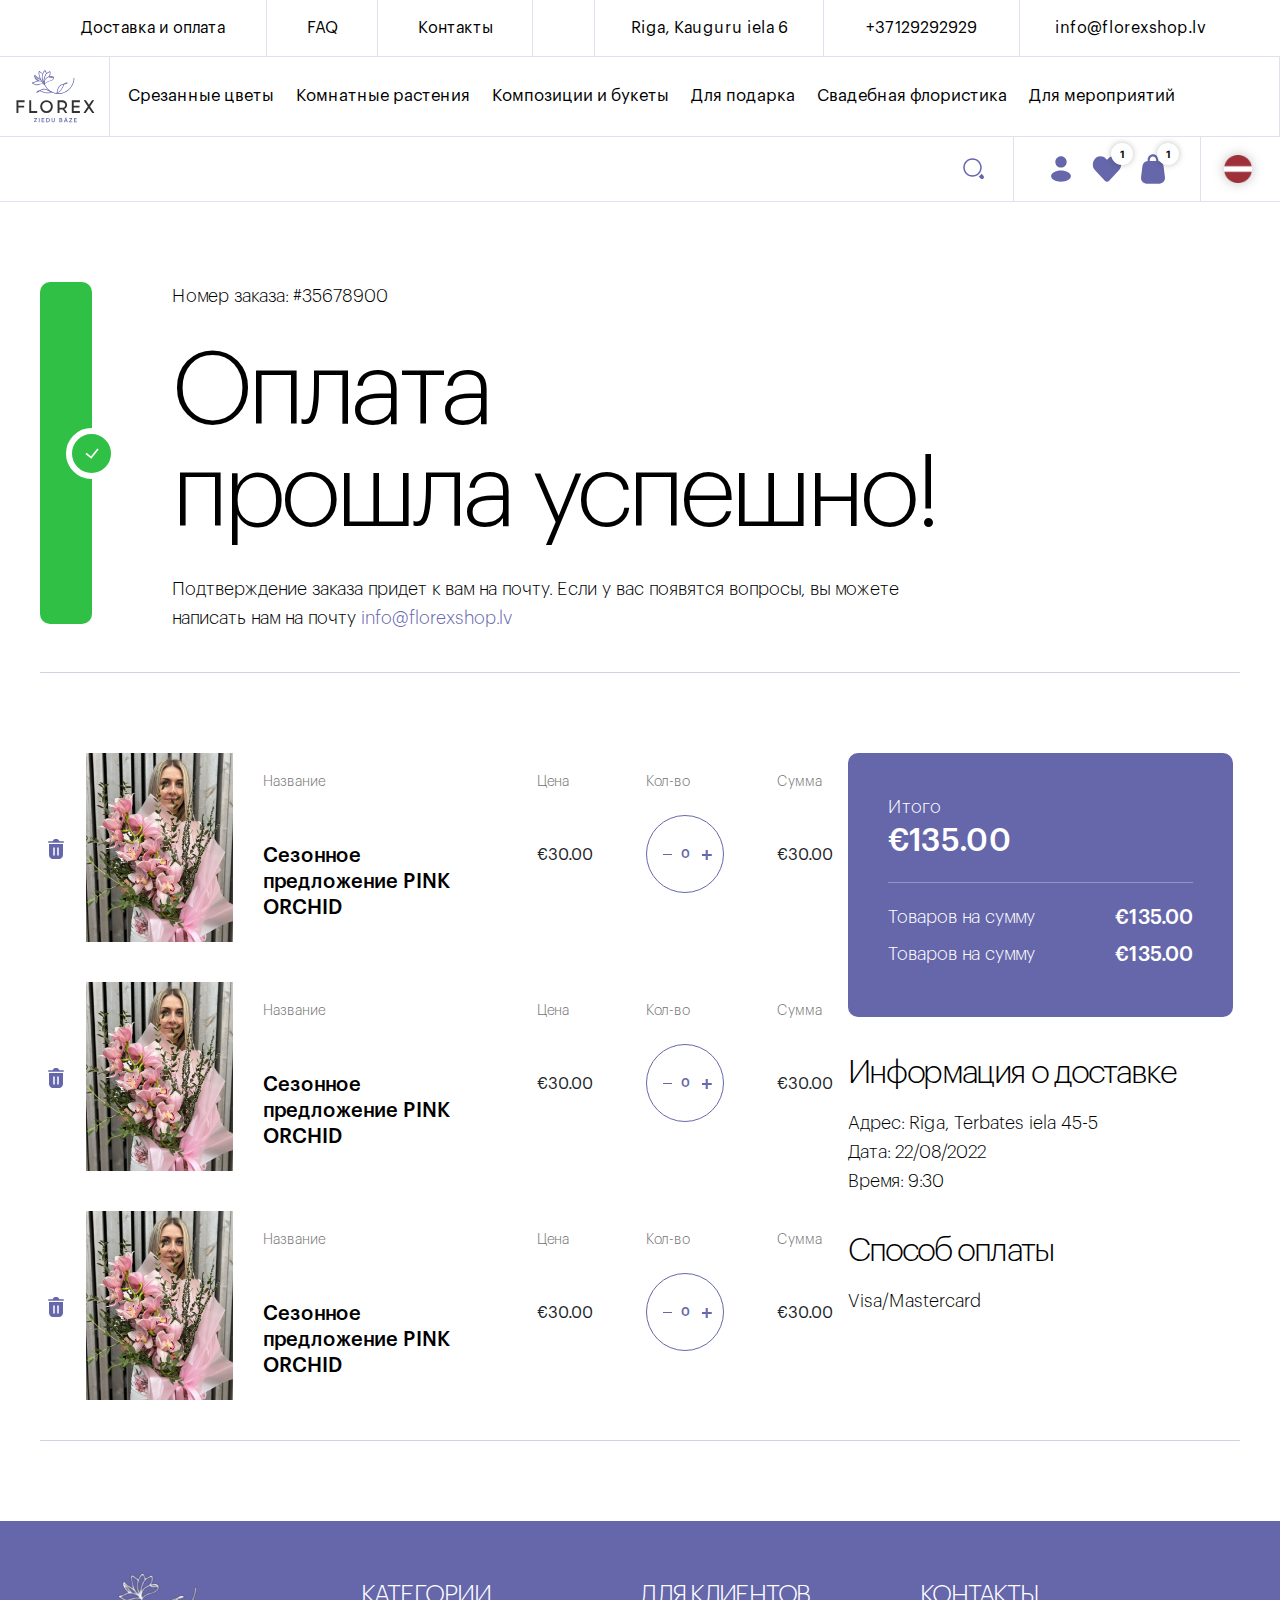
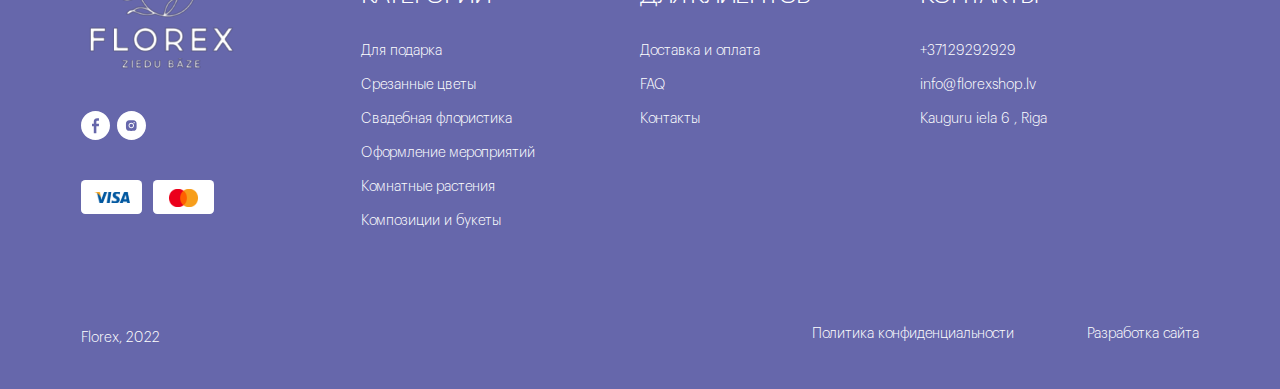
<file: cart/payment__successfull.html>
<!doctype html>
<html lang="en">

<head>
    <meta charset="utf-8">
    <meta name="viewport" content="width=device-width, initial-scale=1">
    <title>payment successful</title>
    <link rel="stylesheet" href="../css/bootstrap.min.css">
    <link rel="stylesheet" href="../css/swiper-bundle.min.css">
    <link rel="stylesheet" href="../css/ion.rangeSlider.min.css">
    <link rel="stylesheet" href="../css/main.css">
    <link rel="stylesheet" href="../css/responsive.css">
</head>

<body>
    <!-- ======================== -->
    <!-- ======================== -->
    <!-- ======================== -->
    <header>
      <div class="nav__top d-none d-lg-block">
        <nav class="navbar navbar-expand-lg p-0 h-100">
          <div class="container-fluid">
            <button class="navbar-toggler" type="button" data-bs-toggle="collapse" data-bs-target="#navbarNavDropdown"
              aria-controls="navbarNavDropdown" aria-expanded="false" aria-label="Toggle navigation">
              <span class="navbar-toggler-icon"></span>
            </button>
            <div class="collapse navbar-collapse justify-content-between align-items-center" id="navbarNavDropdown">
              <ul class="navbar-nav w-100 d-flex justify-content-between">
                <div class="d-flex align-items-center">
                  <li class="nav-item">
                    <a class="nav-link" href="cart_01.html">Доставка и оплата</a>
                  </li>
                  <li class="nav-item">
                    <a class="nav-link" href="#">FAQ</a>
                  </li>
                  <li class="nav-item">
                    <a class="nav-link" href="../contact_404/contact.html">Контакты</a>
                  </li>
                </div>
                <div class="w-100 d-none">
                  <form class="position-relative h-100" role="search">
                    <input class="form-control bg-transparent me-2 h-100 w-100 shadow-none" type="search"
                      placeholder="Поиск по каталогу..." aria-label="Search">
                    <button class="btn position-absolute" type="submit">
                      <svg width="25" height="25" viewBox="0 0 25 25" xmlns="http://www.w3.org/2000/svg">
                        <path fill-rule="evenodd" clip-rule="evenodd"
                          d="M19.0104 10.9377C19.0104 15.3962 15.396 19.0106 10.9375 19.0106C6.47893 19.0106 2.86456 15.3962 2.86456 10.9377C2.86456 6.47911 6.47893 2.86475 10.9375 2.86475C15.396 2.86475 19.0104 6.47911 19.0104 10.9377ZM10.9375 20.5731C16.259 20.5731 20.5729 16.2592 20.5729 10.9377C20.5729 5.61617 16.259 1.30225 10.9375 1.30225C5.61599 1.30225 1.30206 5.61617 1.30206 10.9377C1.30206 16.2592 5.61599 20.5731 10.9375 20.5731ZM22.3142 22.3144C21.511 23.1176 20.2087 23.1176 19.4055 22.3144L17.4545 20.3635C18.5901 19.5768 19.5767 18.5903 20.3633 17.4547L22.3142 19.4056C23.1175 20.2089 23.1175 21.5112 22.3142 22.3144Z" />
                      </svg>
  
                    </button>
                  </form>
                </div>
   
                
                <div class="right d-flex align-items-center">
                  <li class="nav-item">
                    <a class="nav-link " href="#">Riga, Kauguru iela 6</a>
                  </li>
                  <li class="nav-item">
                    <a class="nav-link" href="#">+37129292929</a>
                  </li>
                  <li class="nav-item">
                    <a class="nav-link" href="#">info@florexshop.lv</a>
                  </li>
                </div>
  
              </ul>
  
            </div>
          </div>
        </nav>
      </div>
      <div class="nav__bottom d-none d-lg-block">
        <nav class="navbar navbar-expand-lg h-100 p-0 flex-column">
          <div class="container-fluid h-100">
            <a class="navbar-brand p-0 m-0 h-100" href="index.html">
              <img src="../images/logo.svg" alt="">
            </a>
            <button class="navbar-toggler" type="button" data-bs-toggle="collapse"
              data-bs-target="#navbarSupportedContent" aria-controls="navbarSupportedContent" aria-expanded="false"
              aria-label="Toggle navigation">
              <span class="navbar-toggler-icon"></span>
            </button>
            <div class="collapse navbar-collapse h-100" id="navbarSupportedContent">
              <ul class="navbar-nav mb-2 mb-lg-0 h-100 align-items-center">
                <li class="nav-item">
                  <a class="nav-link" href="#">Срезанные цветы</a>
                </li>
                <li class="nav-item">
                  <a class="nav-link" href="#">Комнатные растения</a>
                </li>
                <li class="nav-item">
                  <a class="nav-link" href="#">Композиции и букеты</a>
                </li>
                <li class="nav-item">
                  <a class="nav-link" href="#">Для подарка</a>
                </li>
                <li class="nav-item">
                  <a class="nav-link" href="#">Свадебная флористика</a>
                </li>
                <li class="nav-item">
                  <a class="nav-link pe-0" href="#">Для мероприятий</a>
                </li>
              </ul>
              <ul class="search__bar">
                <li><a href="#">
                    <svg width="34" height="34" viewBox="0 0 34 34" fill="none" xmlns="http://www.w3.org/2000/svg">
                      <path fill-rule="evenodd" clip-rule="evenodd"
                        d="M25.8542 14.8752C25.8542 20.9388 20.9386 25.8543 14.875 25.8543C8.81138 25.8543 3.89584 20.9388 3.89584 14.8752C3.89584 8.81154 8.81138 3.896 14.875 3.896C20.9386 3.896 25.8542 8.81154 25.8542 14.8752ZM14.875 27.9793C22.1122 27.9793 27.9792 22.1124 27.9792 14.8752C27.9792 7.63793 22.1122 1.771 14.875 1.771C7.63778 1.771 1.77084 7.63793 1.77084 14.8752C1.77084 22.1124 7.63778 27.9793 14.875 27.9793ZM30.3474 30.3475C29.255 31.4399 27.4839 31.4399 26.3915 30.3475L23.7382 27.6943C25.2826 26.6244 26.6243 25.2827 27.6941 23.7383L30.3474 26.3916C31.4398 27.484 31.4398 29.2551 30.3474 30.3475Z"
                        fill="#6667AB" />
                    </svg>
                  </a>
                  <input type="text" class="form-control" placeholder="Search">
                </li>
              </ul>
              <ul class="shopping__bar">
                <li class="buy__bar">
                  <a href="#">
                    <svg width="34" height="34" viewBox="0 0 34 34" fill="none" xmlns="http://www.w3.org/2000/svg">
                      <path fill-rule="evenodd" clip-rule="evenodd"
                        d="M17 15.5833C20.1296 15.5833 22.6667 13.0463 22.6667 9.91667C22.6667 6.78705 20.1296 4.25 17 4.25C13.8704 4.25 11.3333 6.78705 11.3333 9.91667C11.3333 13.0463 13.8704 15.5833 17 15.5833ZM17 29.75C22.4768 29.75 26.9167 27.2129 26.9167 24.0833C26.9167 20.9537 22.4768 18.4167 17 18.4167C11.5232 18.4167 7.08334 20.9537 7.08334 24.0833C7.08334 27.2129 11.5232 29.75 17 29.75Z"
                        fill="#6667AB" />
                    </svg>
                    <div class="add__number d-none">1</div>
                  </a>
                </li>
                <li class="buy__bar">
                  <a href="#" type="button" data-bs-toggle="modal" data-bs-target="#exampleModal">
                    <svg width="34" height="34" viewBox="0 0 34 34" fill="none" xmlns="http://www.w3.org/2000/svg">
                      <path
                        d="M18.0838 6.66157L17 7.82598L15.9162 6.66158C12.9233 3.44614 8.07089 3.44614 5.07801 6.66157C2.08512 9.877 2.08512 15.0902 5.078 18.3057L14.8324 28.7854C16.0295 30.0715 17.9705 30.0715 19.1676 28.7854L28.922 18.3057C31.9149 15.0902 31.9149 9.877 28.922 6.66157C25.9291 3.44614 21.0767 3.44614 18.0838 6.66157Z"
                        fill="#6667AB" />
                    </svg>
                    <div class="add__number">1</div>
                  </a>
                </li>
                <li class="buy__bar me-0">
                  <a href="#" type="button" data-bs-toggle="offcanvas" data-bs-target="#offcanvasRight"
                    aria-controls="offcanvasRight">
                    <svg width="34" height="34" viewBox="0 0 34 34" fill="none" xmlns="http://www.w3.org/2000/svg">
                      <path fill-rule="evenodd" clip-rule="evenodd"
                        d="M17 2.30225C14.066 2.30225 11.6875 4.68073 11.6875 7.61475V9.04526C9.00675 9.23221 6.80075 11.2922 6.46288 13.9952L5.04621 25.3285C4.62344 28.7107 7.26063 31.6981 10.6691 31.6981H23.3309C26.7394 31.6981 29.3766 28.7107 28.9538 25.3285L27.5372 13.9952C27.1993 11.2922 24.9933 9.23221 22.3125 9.04526V7.61475C22.3125 4.68073 19.934 2.30225 17 2.30225ZM20.1875 9.03141V7.61475C20.1875 5.85434 18.7604 4.42725 17 4.42725C15.2396 4.42725 13.8125 5.85434 13.8125 7.61475V9.03141H20.1875Z"
                        fill="#6667AB" />
                    </svg>
                    <div class="add__number">1</div>
                  </a>
                </li>
              </ul>
              <ul class="flag__bar">
                <li>
                  <div class="dropdown border-0 shadow-none">
                    <a class="btn dropdown-toggle  border-0 shadow-none d-flex align-items-center" href="#" role="button"
                      data-bs-toggle="dropdown" aria-expanded="false">
                      <div class="dropdown__img"><img class="w-100" src="../images/flag_Latvian.png" alt=""></div>
                      <div class="dropdown__text">Latviski</div>
                    </a>
  
                    <ul class="dropdown-menu">
                      <li>
                        <a class="dropdown-item" href="#">
                          <div class="dropdown__img"><img class="w-100" src="../images/Russian.png" alt=""></div>
                          <div class="dropdown__text">Russian</div>
                        </a>
                      </li>
                      <li>
                        <a class="dropdown-item" href="#">
                          <div class="dropdown__img"><img class="w-100" src="../images/Germany.png" alt=""></div>
                          <div class="dropdown__text">Germany</div>
                        </a>
                      </li>
                      <li>
                        <a class="dropdown-item" href="#">
                          <div class="dropdown__img"><img class="w-100" src="../images/Spain.png" alt=""></div>
                          <div class="dropdown__text">Spain</div>
                        </a>
                      </li>
                    </ul>
                  </div>
                  </a>
                </li>
              </ul>
            </div>
          </div>
  
        </nav>
      </div>
      <!-- END HEADER NEXT LINE  -->
      <div class="spearte__header nav__bottom h-auto justify-content-end align-items-center">
        <ul class="search__bar py-4 pe-5 h-100">
          <li><a href="#" class="field">
              <svg width="34" height="34" viewBox="0 0 34 34" fill="none" xmlns="http://www.w3.org/2000/svg">
                <path fill-rule="evenodd" clip-rule="evenodd"
                  d="M25.8542 14.8752C25.8542 20.9388 20.9386 25.8543 14.875 25.8543C8.81138 25.8543 3.89584 20.9388 3.89584 14.8752C3.89584 8.81154 8.81138 3.896 14.875 3.896C20.9386 3.896 25.8542 8.81154 25.8542 14.8752ZM14.875 27.9793C22.1122 27.9793 27.9792 22.1124 27.9792 14.8752C27.9792 7.63793 22.1122 1.771 14.875 1.771C7.63778 1.771 1.77084 7.63793 1.77084 14.8752C1.77084 22.1124 7.63778 27.9793 14.875 27.9793ZM30.3474 30.3475C29.255 31.4399 27.4839 31.4399 26.3915 30.3475L23.7382 27.6943C25.2826 26.6244 26.6243 25.2827 27.6941 23.7383L30.3474 26.3916C31.4398 27.484 31.4398 29.2551 30.3474 30.3475Z"
                  fill="#6667AB" />
              </svg>
            </a>
  
            <input type="text" class="form-control" placeholder="Search">
          </li>
        </ul>
        <ul class="shopping__bar py-4 px-5 w-auto">
          <li class="buy__bar">
            <a href="#">
              <svg width="34" height="34" viewBox="0 0 34 34" fill="none" xmlns="http://www.w3.org/2000/svg">
                <path fill-rule="evenodd" clip-rule="evenodd"
                  d="M17 15.5833C20.1296 15.5833 22.6667 13.0463 22.6667 9.91667C22.6667 6.78705 20.1296 4.25 17 4.25C13.8704 4.25 11.3333 6.78705 11.3333 9.91667C11.3333 13.0463 13.8704 15.5833 17 15.5833ZM17 29.75C22.4768 29.75 26.9167 27.2129 26.9167 24.0833C26.9167 20.9537 22.4768 18.4167 17 18.4167C11.5232 18.4167 7.08334 20.9537 7.08334 24.0833C7.08334 27.2129 11.5232 29.75 17 29.75Z"
                  fill="#6667AB" />
              </svg>
              <div class="add__number d-none">1</div>
            </a>
          </li>
          <li class="buy__bar">
            <a href="#" type="button" data-bs-toggle="modal" data-bs-target="#exampleModal">
              <svg width="34" height="34" viewBox="0 0 34 34" fill="none" xmlns="http://www.w3.org/2000/svg">
                <path
                  d="M18.0838 6.66157L17 7.82598L15.9162 6.66158C12.9233 3.44614 8.07089 3.44614 5.07801 6.66157C2.08512 9.877 2.08512 15.0902 5.078 18.3057L14.8324 28.7854C16.0295 30.0715 17.9705 30.0715 19.1676 28.7854L28.922 18.3057C31.9149 15.0902 31.9149 9.877 28.922 6.66157C25.9291 3.44614 21.0767 3.44614 18.0838 6.66157Z"
                  fill="#6667AB" />
              </svg>
              <div class="add__number">1</div>
            </a>
          </li>
          <li class="buy__bar me-0">
            <a href="#" type="button" data-bs-toggle="offcanvas" data-bs-target="#offcanvasRight"
              aria-controls="offcanvasRight">
              <svg width="34" height="34" viewBox="0 0 34 34" fill="none" xmlns="http://www.w3.org/2000/svg">
                <path fill-rule="evenodd" clip-rule="evenodd"
                  d="M17 2.30225C14.066 2.30225 11.6875 4.68073 11.6875 7.61475V9.04526C9.00675 9.23221 6.80075 11.2922 6.46288 13.9952L5.04621 25.3285C4.62344 28.7107 7.26063 31.6981 10.6691 31.6981H23.3309C26.7394 31.6981 29.3766 28.7107 28.9538 25.3285L27.5372 13.9952C27.1993 11.2922 24.9933 9.23221 22.3125 9.04526V7.61475C22.3125 4.68073 19.934 2.30225 17 2.30225ZM20.1875 9.03141V7.61475C20.1875 5.85434 18.7604 4.42725 17 4.42725C15.2396 4.42725 13.8125 5.85434 13.8125 7.61475V9.03141H20.1875Z"
                  fill="#6667AB" />
              </svg>
              <div class="add__number">1</div>
            </a>
          </li>
        </ul>
        <ul class="flag__bar ms-4 me-0">
          <li>
            <div class="dropdown border-0 shadow-none">
              <a class="btn dropdown-toggle  border-0 shadow-none d-flex align-items-center" href="#" role="button"
                data-bs-toggle="dropdown" aria-expanded="false">
                <div class="dropdown__img"><img class="w-100" src="../images/flag_Latvian.png" alt=""></div>
                <div class="dropdown__text">Latviski</div>
              </a>
  
              <ul class="dropdown-menu">
                <li>
                  <a class="dropdown-item" href="#">
                    <div class="dropdown__img"><img class="w-100" src="../images/Russian.png" alt=""></div>
                    <div class="dropdown__text">Russian</div>
                  </a>
                </li>
                <li>
                  <a class="dropdown-item" href="#">
                    <div class="dropdown__img"><img class="w-100" src="../images/Germany.png" alt=""></div>
                    <div class="dropdown__text">Germany</div>
                  </a>
                </li>
                <li>
                  <a class="dropdown-item" href="#">
                    <div class="dropdown__img"><img class="w-100" src="../images/Spain.png" alt=""></div>
                    <div class="dropdown__text">Spain</div>
                  </a>
                </li>
              </ul>
            </div>
            </a>
          </li>
        </ul>
      </div>
      <!-- MOBO VIEW  -->
      <div class="d-block d-lg-none h-100 mobile">
        <div class="mobo bg-white h-100 d-flex align-items-center justify-content-between">
          <div class="h-100">
            <a class="brand p-0 m-0 h-100" href="index.html">
              <img src="../images/logo.svg" alt="">
            </a>
          </div>
          <div class="small__menu">
            <a class="btn border-0 rounded-0" data-bs-toggle="offcanvas" href="#offcanvasExample" role="button"
              aria-controls="offcanvasExample">
              <img src="../images/menu.svg" alt="">
            </a>
          </div>
          <div class="mobo__shopping">
            <ul class="shopping__bar">
              <li class="buy__bar">
                <a href="#">
                  <svg width="34" height="34" viewBox="0 0 34 34" fill="none" xmlns="http://www.w3.org/2000/svg">
                    <path fill-rule="evenodd" clip-rule="evenodd"
                      d="M17 15.5833C20.1296 15.5833 22.6667 13.0463 22.6667 9.91667C22.6667 6.78705 20.1296 4.25 17 4.25C13.8704 4.25 11.3333 6.78705 11.3333 9.91667C11.3333 13.0463 13.8704 15.5833 17 15.5833ZM17 29.75C22.4768 29.75 26.9167 27.2129 26.9167 24.0833C26.9167 20.9537 22.4768 18.4167 17 18.4167C11.5232 18.4167 7.08334 20.9537 7.08334 24.0833C7.08334 27.2129 11.5232 29.75 17 29.75Z"
                      fill="#6667AB" />
                  </svg>
                </a>
              </li>
              <li class="buy__bar">
                <a href="#" type="button" data-bs-toggle="modal" data-bs-target="#exampleModal">
                  <svg width="34" height="34" viewBox="0 0 34 34" fill="none" xmlns="http://www.w3.org/2000/svg">
                    <path
                      d="M18.0838 6.66157L17 7.82598L15.9162 6.66158C12.9233 3.44614 8.07089 3.44614 5.07801 6.66157C2.08512 9.877 2.08512 15.0902 5.078 18.3057L14.8324 28.7854C16.0295 30.0715 17.9705 30.0715 19.1676 28.7854L28.922 18.3057C31.9149 15.0902 31.9149 9.877 28.922 6.66157C25.9291 3.44614 21.0767 3.44614 18.0838 6.66157Z"
                      fill="#6667AB" />
                  </svg>
                  <div class="add__number">1</div>
                </a>
              </li>
              <li class="buy__bar ">
                <a href="#" type="button" data-bs-toggle="offcanvas" data-bs-target="#offcanvasRight"
                  aria-controls="offcanvasRight">
                  <svg width="34" height="34" viewBox="0 0 34 34" fill="none" xmlns="http://www.w3.org/2000/svg">
                    <path fill-rule="evenodd" clip-rule="evenodd"
                      d="M17 2.30225C14.066 2.30225 11.6875 4.68073 11.6875 7.61475V9.04526C9.00675 9.23221 6.80075 11.2922 6.46288 13.9952L5.04621 25.3285C4.62344 28.7107 7.26063 31.6981 10.6691 31.6981H23.3309C26.7394 31.6981 29.3766 28.7107 28.9538 25.3285L27.5372 13.9952C27.1993 11.2922 24.9933 9.23221 22.3125 9.04526V7.61475C22.3125 4.68073 19.934 2.30225 17 2.30225ZM20.1875 9.03141V7.61475C20.1875 5.85434 18.7604 4.42725 17 4.42725C15.2396 4.42725 13.8125 5.85434 13.8125 7.61475V9.03141H20.1875Z"
                      fill="#6667AB" />
                  </svg>
                  <div class="add__number">1</div>
                </a>
              </li>
            </ul>
          </div>
        </div>
        <div class="offcanvas offcanvas-start w-100" tabindex="-1" id="offcanvasExample"
          aria-labelledby="offcanvasExampleLabel">
          <div class="offcanvas-header">
            <button type="button" class="btn-close ms-auto shadow-none" data-bs-dismiss="offcanvas"
              aria-label="Close"></button>
          </div>
          <div class="offcanvas-body">
            <form class="d-flex position-relative serach__menu" role="search">
              <input class="form-control me-2 searchField shadow-none" type="search" placeholder="Поиск"
                aria-label="Search">
              <button class="btn position-absolute btn-close shadow-none" type="submit"></button>
              <ul class="menuSearch">
                <li class="media">
                  <div class="img">
                    <img src="../images/gallery_01.png" alt="">
                  </div>
                  <div class="media-body">
                    <p>Сезонное предложение </p>
                    <p>PINK ORCHID</p>
                  </div>
                </li>
                <li class="media">
                  <div class="img">
                    <img src="../images/gallery_01.png" alt="">
                  </div>
                  <div class="media-body">
                    <p>Сезонное предложение </p>
                    <p>Red ORCHID</p>
                  </div>
                </li>
                <li class="media">
                  <div class="img">
                    <img src="../images/gallery_01.png" alt="">
                  </div>
                  <div class="media-body">
                    <p>Сезонное предложение </p>
                    <p>Brown ORCHID</p>
                  </div>
                </li>
              </ul>
            </form>
            <ul class="menu">
              <li><a href="#">Срезанные цветы</a></li>
              <li><a href="#">kомнатные растения</a></li>
              <li><a href="#">Композиции и букеты</a></li>
              <li><a href="#">Для подарка</a></li>
              <li><a href="#">Свадебная флористика</a></li>
              <li><a href="#">Для мероприятий</a></li>
            </ul>
            <ul class="menu">
              <li><a href="#">Доставка и оплата</a></li>
              <li><a href="#">FAQ</a></li>
              <li><a href="#">Контакты</a></li>
            </ul>
            <ul class="menu">
              <li><a href="#">Riga, Kauguru iela 6</a></li>
              <li><a href="#">+37129292929</a></li>
              <li><a href="#">info@florexshop.lv</a></li>
            </ul>
            <ul class="flag">
              <li class="d-flex align-items-center">
                <div class="flag__img"><img class="w-100" src="../images/flag_Latvian.png" alt=""></div>
                <div class="flag__text">Latviski</div>
              </li>
            </ul>
  
  
          </div>
  
        </div>
    </header>
    <div class="offcanvas carty offcanvas-end" tabindex="-1" id="offcanvasRight" aria-labelledby="offcanvasRightLabel">
        <div class="offcanvas-header">
            <button type="button" class="btn-close text-white m-0" data-bs-dismiss="offcanvas"
                aria-label="Close"></button>

            <h5 class="offcanvas-title" id="offcanvasRightLabel">Tavs iepirkumu grozs</h5>
        </div>
        <div class="offcanvas-body">
            <div class="total__items row justify-content-between ">
                <div>
                    <div class="items__layouts bb__line">
                        <div class="items__layouts_dele">
                            <a href="#">
                                <svg width="16" height="20" viewBox="0 0 16 20" fill="none"
                                    xmlns="http://www.w3.org/2000/svg">
                                    <path fill-rule="evenodd" clip-rule="evenodd"
                                        d="M5.40627 0.890599C5.7772 0.334202 6.40166 0 7.07037 0H8.92963C9.59834 0 10.2228 0.334202 10.5937 0.8906L11.5 2.25H15.25C15.6642 2.25 16 2.58579 16 3C16 3.41421 15.6642 3.75 15.25 3.75H0.75C0.335786 3.75 0 3.41421 0 3C0 2.58579 0.335786 2.25 0.75 2.25H4.5L5.40627 0.890599ZM11 20H5C2.79086 20 1 18.2091 1 16V5H15V16C15 18.2091 13.2091 20 11 20ZM6 8.25C6.41421 8.25 6.75 8.58579 6.75 9V16C6.75 16.4142 6.41421 16.75 6 16.75C5.58579 16.75 5.25 16.4142 5.25 16L5.25 9C5.25 8.58579 5.58579 8.25 6 8.25ZM10 8.25C10.4142 8.25 10.75 8.58579 10.75 9V16C10.75 16.4142 10.4142 16.75 10 16.75C9.58579 16.75 9.25 16.4142 9.25 16V9C9.25 8.58579 9.58579 8.25 10 8.25Z"
                                        fill="#6667AB" />
                                </svg>
                            </a>

                        </div>
                        <div class="items__layouts_img">
                            <img class="w-100" src="../images/demo__pro.png" alt="">
                        </div>
                        <div class="items__layouts_tittle d-flex flex-column h-100">
                            <div class="items__layouts_tittle_name">Сезонное предложение
                                PINK ORCHID</div>
                            <div class="items__layouts_prize ms-0 d-none">
                                <div class="items__layouts_tittle_name">€30.00</div>
                            </div>
                        </div>
                        <div class="items__layouts_prize">
                            <div class="items__layouts_tittle_name">€30.00</div>
                        </div>


                    </div>
                    <div class="items__layouts bb__line">
                        <div class="items__layouts_dele">
                            <a href="#">
                                <svg width="16" height="20" viewBox="0 0 16 20" fill="none"
                                    xmlns="http://www.w3.org/2000/svg">
                                    <path fill-rule="evenodd" clip-rule="evenodd"
                                        d="M5.40627 0.890599C5.7772 0.334202 6.40166 0 7.07037 0H8.92963C9.59834 0 10.2228 0.334202 10.5937 0.8906L11.5 2.25H15.25C15.6642 2.25 16 2.58579 16 3C16 3.41421 15.6642 3.75 15.25 3.75H0.75C0.335786 3.75 0 3.41421 0 3C0 2.58579 0.335786 2.25 0.75 2.25H4.5L5.40627 0.890599ZM11 20H5C2.79086 20 1 18.2091 1 16V5H15V16C15 18.2091 13.2091 20 11 20ZM6 8.25C6.41421 8.25 6.75 8.58579 6.75 9V16C6.75 16.4142 6.41421 16.75 6 16.75C5.58579 16.75 5.25 16.4142 5.25 16L5.25 9C5.25 8.58579 5.58579 8.25 6 8.25ZM10 8.25C10.4142 8.25 10.75 8.58579 10.75 9V16C10.75 16.4142 10.4142 16.75 10 16.75C9.58579 16.75 9.25 16.4142 9.25 16V9C9.25 8.58579 9.58579 8.25 10 8.25Z"
                                        fill="#6667AB" />
                                </svg>
                            </a>

                        </div>
                        <div class="items__layouts_img">
                            <img class="w-100" src="../images/demo__pro.png" alt="">
                        </div>
                        <div class="items__layouts_tittle d-flex flex-column h-100">
                            <div class="items__layouts_tittle_name">Сезонное предложение
                                PINK ORCHID</div>
                            <div class="items__layouts_prize ms-0 d-none">
                                <div class="items__layouts_tittle_name">€30.00</div>
                            </div>
                        </div>
                        <div class="items__layouts_prize">
                            <div class="items__layouts_tittle_name">€30.00</div>
                        </div>


                    </div>
                    <div class="items__layouts bb__line">
                        <div class="items__layouts_dele">
                            <a href="#">
                                <svg width="16" height="20" viewBox="0 0 16 20" fill="none"
                                    xmlns="http://www.w3.org/2000/svg">
                                    <path fill-rule="evenodd" clip-rule="evenodd"
                                        d="M5.40627 0.890599C5.7772 0.334202 6.40166 0 7.07037 0H8.92963C9.59834 0 10.2228 0.334202 10.5937 0.8906L11.5 2.25H15.25C15.6642 2.25 16 2.58579 16 3C16 3.41421 15.6642 3.75 15.25 3.75H0.75C0.335786 3.75 0 3.41421 0 3C0 2.58579 0.335786 2.25 0.75 2.25H4.5L5.40627 0.890599ZM11 20H5C2.79086 20 1 18.2091 1 16V5H15V16C15 18.2091 13.2091 20 11 20ZM6 8.25C6.41421 8.25 6.75 8.58579 6.75 9V16C6.75 16.4142 6.41421 16.75 6 16.75C5.58579 16.75 5.25 16.4142 5.25 16L5.25 9C5.25 8.58579 5.58579 8.25 6 8.25ZM10 8.25C10.4142 8.25 10.75 8.58579 10.75 9V16C10.75 16.4142 10.4142 16.75 10 16.75C9.58579 16.75 9.25 16.4142 9.25 16V9C9.25 8.58579 9.58579 8.25 10 8.25Z"
                                        fill="#6667AB" />
                                </svg>
                            </a>

                        </div>
                        <div class="items__layouts_img">
                            <img class="w-100" src="../images/demo__pro.png" alt="">
                        </div>
                        <div class="items__layouts_tittle d-flex flex-column h-100">
                            <div class="items__layouts_tittle_name">Сезонное предложение
                                PINK ORCHID</div>
                            <div class="items__layouts_prize ms-0 d-none">
                                <div class="items__layouts_tittle_name">€30.00</div>
                            </div>
                        </div>
                        <div class="items__layouts_prize">
                            <div class="items__layouts_tittle_name">€30.00</div>
                        </div>


                    </div>
                </div>
                <div class="total__bill_amount bb__line">
                    <div class="total__bill_amount_head">Kopsumma</div>
                    <div class="total__bill_amount_prize">€120.00</div>
                </div>
                <div class="total__bill_btns">
                    <a href="#" class="total__bill_btn">ОТКРЫТЬ КОРЗИНУ</a>
                    <a href="#" class="total__bill_btn outline">ОТКРЫТЬ КОРЗИНУ</a>
                </div>
            </div>
        </div>
    </div>
    <!-- MOADAL -->
    <div class="modal fade" id="exampleModal" tabindex="-1" aria-labelledby="exampleModalLabel" aria-hidden="true">
        <div class="modal-dialog">
            <div class="modal-content">
                <div class="modal-header">
                    <button type="button" class="btn shadow-none ms-auto" data-bs-dismiss="modal" aria-label="Close">
                        <svg width="28" height="27" viewBox="0 0 28 27" fill="none" xmlns="http://www.w3.org/2000/svg">
                            <path d="M1.50913 1L26.71 26.2009M1 26.2009L26.2009 1" stroke="#6667AB" />
                        </svg>

                    </button>
                </div>
                <div class="modal-body">
                    <h3>Ссылка скопирована <br>
                        в буфер обмена</h3>
                    <p>
                        www.florexshop.lv/category/offers/pink-orchid
                    </p>
                    <div class="product__item_add d-flex justify-content-center mb-md-5 pb-5">
                        <a href="#" class="product__item_add_btn mx-auto">
                            СКОПИРОВАТЬ ЕЩЕ РАЗ
                        </a>
                    </div>
                </div>

            </div>
        </div>
    </div>
    <!-- ======================== -->
    <!-- ======================== -->
    <!-- ======================== -->
    <!-- ======================== -->
    <section class="head__border start__space end__space">
        <div class="container-fluid  my__container">
            <div class="payment__green bb__line w-100">
                <div class="d-flex">
                    <div class="green__single">
                        <div class="green">
                            <svg class="d-none d-lg-block" width="77" height="342" viewBox="0 0 77 342" fill="none"
                                xmlns="http://www.w3.org/2000/svg">
                                <rect width="52" height="342" rx="10" fill="#30C045" />
                                <circle cx="51.5" cy="171.5" r="22.5" fill="#30C045" stroke="white" stroke-width="6" />
                                <path d="M46 171.286L51.1429 175.571L58 167" stroke="white" stroke-width="1.71429" />
                            </svg>


                            <svg class="d-block d-lg-none" viewBox="0 0 368 78" fill="none"
                                xmlns="http://www.w3.org/2000/svg">
                                <rect y="26" width="368" height="52" rx="10" fill="#30C045" />
                                <circle cx="184.5" cy="25.5" r="22.5" fill="#30C045" stroke="white" stroke-width="6" />
                                <path d="M179 25.2857L184.143 29.5714L191 21" stroke="white" stroke-width="1.71429" />
                            </svg>

                        </div>

                    </div>
                    <div class="payment__green_content">
                        <div class="payment__green__small">Номер заказа: #35678900</div>
                        <div class="payment__green_head">
                            Оплата <br>
                            прошла успешно!
                        </div>
                        <div class="payment__green_info">
                            Подтверждение заказа придет к вам на почту. Если у вас появятся вопросы, вы можете <br>
                            написать нам на почту <a href="#">info@florexshop.lv</a>
                        </div>
                    </div>
                </div>
            </div>



            <div class="total__items row justify-content-between bb__line">
                <div class="col-xl-8">
                    <div class="items__layouts">
                        <div class="items__layouts_dele">
                            <a href="#">
                                <svg width="16" height="20" viewBox="0 0 16 20" fill="none"
                                    xmlns="http://www.w3.org/2000/svg">
                                    <path fill-rule="evenodd" clip-rule="evenodd"
                                        d="M5.40627 0.890599C5.7772 0.334202 6.40166 0 7.07037 0H8.92963C9.59834 0 10.2228 0.334202 10.5937 0.8906L11.5 2.25H15.25C15.6642 2.25 16 2.58579 16 3C16 3.41421 15.6642 3.75 15.25 3.75H0.75C0.335786 3.75 0 3.41421 0 3C0 2.58579 0.335786 2.25 0.75 2.25H4.5L5.40627 0.890599ZM11 20H5C2.79086 20 1 18.2091 1 16V5H15V16C15 18.2091 13.2091 20 11 20ZM6 8.25C6.41421 8.25 6.75 8.58579 6.75 9V16C6.75 16.4142 6.41421 16.75 6 16.75C5.58579 16.75 5.25 16.4142 5.25 16L5.25 9C5.25 8.58579 5.58579 8.25 6 8.25ZM10 8.25C10.4142 8.25 10.75 8.58579 10.75 9V16C10.75 16.4142 10.4142 16.75 10 16.75C9.58579 16.75 9.25 16.4142 9.25 16V9C9.25 8.58579 9.58579 8.25 10 8.25Z"
                                        fill="#6667AB" />
                                </svg>
                            </a>

                        </div>
                        <div class="items__layouts_img">
                            <img class="w-100" src="../images/gallery_01.png" alt="">
                        </div>
                        <div class="media-body">
                            <div class="items__layouts_tittle d-flex flex-column h-100">
                                <div class="items__layouts_tittle_bar">Название</div>
                                <div class="items__layouts_tittle_name">Сезонное предложение
                                    PINK ORCHID</div>
                            </div>
                            <div class="items__layouts_prize mb-auto">
                                <div class="items__layouts_tittle_bar">Цена</div>
                                <div class="items__layouts_tittle_name">€30.00</div>
                            </div>
                            <div class="items__layouts_counter mb-auto">
                                <div class="items__layouts_tittle_bar">Кол-во</div>
                                <div class="items__layouts_tittle_name">
                                    <div class="product__item_add_counter">
                                        <div class="frame">
                                            <div class=" d-flex align-items-center justify-content-between">
                                                <div class="button col col-1">
                                                    <button id="minus-btn">
                                                        <svg width="9" height="1" viewBox="0 0 9 1"
                                                            xmlns="http://www.w3.org/2000/svg">
                                                            <line y1="0.5" x2="9" y2="0.5"></line>
                                                        </svg>

                                                    </button>
                                                </div>
                                                <div class="number col col-2">
                                                    <div id="count">0</div>
                                                </div>
                                                <div class="button col col-1">
                                                    <button id="plus-btn">
                                                        <svg width="10" height="10" viewBox="0 0 10 10"
                                                            xmlns="http://www.w3.org/2000/svg">
                                                            <path
                                                                d="M4.20259 5.49569H0V4.50431H4.20259V0H5.23707V4.50431H9.43966V5.49569H5.23707V10H4.20259V5.49569Z">
                                                            </path>
                                                        </svg>

                                                    </button>
                                                </div>
                                            </div>
                                        </div>
                                        <style>

                                        </style>

                                    </div>
                                </div>
                            </div>
                            <div class="items__layouts_tottal_prize mb-auto">
                                <div class="items__layouts_tittle_bar">Сумма</div>
                                <div class="items__layouts_tittle_name">€30.00</div>
                            </div>
                        </div>
                    </div>
                    <div class="items__layouts">
                        <div class="items__layouts_dele">
                            <a href="#">
                                <svg width="16" height="20" viewBox="0 0 16 20" fill="none"
                                    xmlns="http://www.w3.org/2000/svg">
                                    <path fill-rule="evenodd" clip-rule="evenodd"
                                        d="M5.40627 0.890599C5.7772 0.334202 6.40166 0 7.07037 0H8.92963C9.59834 0 10.2228 0.334202 10.5937 0.8906L11.5 2.25H15.25C15.6642 2.25 16 2.58579 16 3C16 3.41421 15.6642 3.75 15.25 3.75H0.75C0.335786 3.75 0 3.41421 0 3C0 2.58579 0.335786 2.25 0.75 2.25H4.5L5.40627 0.890599ZM11 20H5C2.79086 20 1 18.2091 1 16V5H15V16C15 18.2091 13.2091 20 11 20ZM6 8.25C6.41421 8.25 6.75 8.58579 6.75 9V16C6.75 16.4142 6.41421 16.75 6 16.75C5.58579 16.75 5.25 16.4142 5.25 16L5.25 9C5.25 8.58579 5.58579 8.25 6 8.25ZM10 8.25C10.4142 8.25 10.75 8.58579 10.75 9V16C10.75 16.4142 10.4142 16.75 10 16.75C9.58579 16.75 9.25 16.4142 9.25 16V9C9.25 8.58579 9.58579 8.25 10 8.25Z"
                                        fill="#6667AB" />
                                </svg>
                            </a>

                        </div>
                        <div class="items__layouts_img">
                            <img class="w-100" src="../images/gallery_01.png" alt="">
                        </div>
                        <div class="media-body">
                            <div class="items__layouts_tittle d-flex flex-column h-100">
                                <div class="items__layouts_tittle_bar">Название</div>
                                <div class="items__layouts_tittle_name">Сезонное предложение
                                    PINK ORCHID</div>
                            </div>
                            <div class="items__layouts_prize mb-auto">
                                <div class="items__layouts_tittle_bar">Цена</div>
                                <div class="items__layouts_tittle_name">€30.00</div>
                            </div>
                            <div class="items__layouts_counter mb-auto">
                                <div class="items__layouts_tittle_bar">Кол-во</div>
                                <div class="items__layouts_tittle_name">
                                    <div class="product__item_add_counter">
                                        <div class="frame">
                                            <div class=" d-flex align-items-center justify-content-between">
                                                <div class="button col col-1">
                                                    <button id="minus-btn">
                                                        <svg width="9" height="1" viewBox="0 0 9 1"
                                                            xmlns="http://www.w3.org/2000/svg">
                                                            <line y1="0.5" x2="9" y2="0.5"></line>
                                                        </svg>

                                                    </button>
                                                </div>
                                                <div class="number col col-2">
                                                    <div id="count">0</div>
                                                </div>
                                                <div class="button col col-1">
                                                    <button id="plus-btn">
                                                        <svg width="10" height="10" viewBox="0 0 10 10"
                                                            xmlns="http://www.w3.org/2000/svg">
                                                            <path
                                                                d="M4.20259 5.49569H0V4.50431H4.20259V0H5.23707V4.50431H9.43966V5.49569H5.23707V10H4.20259V5.49569Z">
                                                            </path>
                                                        </svg>

                                                    </button>
                                                </div>
                                            </div>
                                        </div>
                                        <style>

                                        </style>

                                    </div>
                                </div>
                            </div>
                            <div class="items__layouts_tottal_prize mb-auto">
                                <div class="items__layouts_tittle_bar">Сумма</div>
                                <div class="items__layouts_tittle_name">€30.00</div>
                            </div>
                        </div>
                    </div>
                    <div class="items__layouts">
                        <div class="items__layouts_dele">
                            <a href="#">
                                <svg width="16" height="20" viewBox="0 0 16 20" fill="none"
                                    xmlns="http://www.w3.org/2000/svg">
                                    <path fill-rule="evenodd" clip-rule="evenodd"
                                        d="M5.40627 0.890599C5.7772 0.334202 6.40166 0 7.07037 0H8.92963C9.59834 0 10.2228 0.334202 10.5937 0.8906L11.5 2.25H15.25C15.6642 2.25 16 2.58579 16 3C16 3.41421 15.6642 3.75 15.25 3.75H0.75C0.335786 3.75 0 3.41421 0 3C0 2.58579 0.335786 2.25 0.75 2.25H4.5L5.40627 0.890599ZM11 20H5C2.79086 20 1 18.2091 1 16V5H15V16C15 18.2091 13.2091 20 11 20ZM6 8.25C6.41421 8.25 6.75 8.58579 6.75 9V16C6.75 16.4142 6.41421 16.75 6 16.75C5.58579 16.75 5.25 16.4142 5.25 16L5.25 9C5.25 8.58579 5.58579 8.25 6 8.25ZM10 8.25C10.4142 8.25 10.75 8.58579 10.75 9V16C10.75 16.4142 10.4142 16.75 10 16.75C9.58579 16.75 9.25 16.4142 9.25 16V9C9.25 8.58579 9.58579 8.25 10 8.25Z"
                                        fill="#6667AB" />
                                </svg>
                            </a>

                        </div>
                        <div class="items__layouts_img">
                            <img class="w-100" src="../images/gallery_01.png" alt="">
                        </div>
                        <div class="media-body">
                            <div class="items__layouts_tittle d-flex flex-column h-100">
                                <div class="items__layouts_tittle_bar">Название</div>
                                <div class="items__layouts_tittle_name">Сезонное предложение
                                    PINK ORCHID</div>
                            </div>
                            <div class="items__layouts_prize mb-auto">
                                <div class="items__layouts_tittle_bar">Цена</div>
                                <div class="items__layouts_tittle_name">€30.00</div>
                            </div>
                            <div class="items__layouts_counter mb-auto">
                                <div class="items__layouts_tittle_bar">Кол-во</div>
                                <div class="items__layouts_tittle_name">
                                    <div class="product__item_add_counter">
                                        <div class="frame">
                                            <div class=" d-flex align-items-center justify-content-between">
                                                <div class="button col col-1">
                                                    <button id="minus-btn">
                                                        <svg width="9" height="1" viewBox="0 0 9 1"
                                                            xmlns="http://www.w3.org/2000/svg">
                                                            <line y1="0.5" x2="9" y2="0.5"></line>
                                                        </svg>

                                                    </button>
                                                </div>
                                                <div class="number col col-2">
                                                    <div id="count">0</div>
                                                </div>
                                                <div class="button col col-1">
                                                    <button id="plus-btn">
                                                        <svg width="10" height="10" viewBox="0 0 10 10"
                                                            xmlns="http://www.w3.org/2000/svg">
                                                            <path
                                                                d="M4.20259 5.49569H0V4.50431H4.20259V0H5.23707V4.50431H9.43966V5.49569H5.23707V10H4.20259V5.49569Z">
                                                            </path>
                                                        </svg>

                                                    </button>
                                                </div>
                                            </div>
                                        </div>
                                        <style>

                                        </style>

                                    </div>
                                </div>
                            </div>
                            <div class="items__layouts_tottal_prize mb-auto">
                                <div class="items__layouts_tittle_bar">Сумма</div>
                                <div class="items__layouts_tittle_name">€30.00</div>
                            </div>
                        </div>
                    </div>
                </div>

                <div class="col-xl-4">
                    <div class="total__bill">
                        <div class="total__bill_head_small">Итого</div>
                        <div class="total__bill_head">€135.00</div>
                        <div class="products__prize">
                            <div class="products__prize_name">Товаров на сумму</div>
                            <div class="products__prize_amount">€135.00</div>
                        </div>
                        <div class="products__prize">
                            <div class="products__prize_name">Товаров на сумму</div>
                            <div class="products__prize_amount">€135.00</div>
                        </div>
                    </div>
                    <div class="payment__total_after">
                        <div class="payment__total_after__head">Информация о доставке</div>
                        <div class="payment__total_after__list">
                            <ul class="m-0 p-0">
                                <li>Адрес: Rīga, Terbates iela 45-5</li>
                                <li>Дата: 22/08/2022</li>
                                <li>Время: 9:30</li>
                            </ul>
                        </div>
                    </div>
                    <div class="payment__total_after">
                        <div class="payment__total_after__head">Способ оплаты</div>
                        <div class="payment__total_after__list">
                            <ul class="m-0 p-0">
                                <li>Visa/Mastercard</li>
                            </ul>
                        </div>
                    </div>

                </div>
            </div>
        </div>
    </section>

    <!-- ======================== -->
    <!-- ======================== -->
    <!-- ======================== -->
    <!-- ======================== -->
    <!-- ======================== -->
    <!-- ======================== -->
    <!-- ======================== -->



    <footer id="f">
        <div class="container-fluid h-100">
            <div class="d-flex flex-column justify-content-between h-100">
                <div class="row mx-0 justify-content-start">
                    <div class="col-lg-3 px-0 ">
                        <div class="d-flex justify-content-between align-items-center">
                            <div class="footer__logo">
                                <a href="#"><img class="w-100" src="../images/white__logo.svg" alt=""></a>

                            </div>
                            <ul class="footer__media_link d-flex d-lg-none">
                                <li><a href="#"><img class="w-100" src="../images/facebook.svg" alt=""></a></li>
                                <li><a href="#"><img class="w-100" src="../images/insta.svg" alt=""></a></li>
                            </ul>
                        </div>
                        <ul class="footer__media_link d-none d-lg-flex">
                            <li><a href="#"><img class="w-100" src="../images/facebook.svg" alt=""></a></li>
                            <li><a href="#"><img class="w-100" src="../images/insta.svg" alt=""></a></li>
                        </ul>
                        <ul class="footer__media_card order-1 d-none d-lg-flex">
                            <li><a href="#"><img class="w-100" src="../images/visa.svg" alt=""></a></li>
                            <li><a href="#"><img class="w-100" src="../images/master.svg" alt=""></a></li>
                        </ul>

                    </div>
                    <div class="col-lg-3 px-0 footer__inner_m">
                        <div class="footer__menu">КАТЕГОРИИ</div>
                        <ul class="footer__menu_list">
                            <li><a class="text-white" href="#">Для подарка</a></li>
                            <li><a class="text-white" href="#">Срезанные цветы</a></li>
                            <li><a class="text-white" href="#">Свадебная флористика</a></li>
                            <li><a class="text-white" href="#">Оформление мероприятий</a></li>
                            <li><a class="text-white" href="#">Комнатные растения</a></li>
                            <li><a class="text-white" href="#">Композиции и букеты</a></li>
                        </ul>
                    </div>
                    <div class="col-lg-3 px-0 footer__inner_m">
                        <div class="footer__menu">ДЛЯ КЛИЕНТОВ</div>
                        <ul class="footer__menu_list">
                            <li><a class="text-white" href="#">Доставка и оплата</a></li>
                            <li><a class="text-white" href="#">FAQ</a></li>
                            <li><a class="text-white" href="#">Контакты</a></li>
                        </ul>
                    </div>
                    <div class="col-lg-3 px-0 footer__inner_m">
                        <div class="footer__menu">КОНТАКТЫ</div>
                        <ul class="footer__menu_list">
                            <li><a class="text-white" href="#">+37129292929</a></li>
                            <li><a class="text-white" href="#">info@florexshop.lv</a></li>
                            <li><a class="text-white" href="#">Kauguru iela 6 , Riga</a></li>
                        </ul>
                    </div>
                    <ul class="footer__media_card d-flex d-lg-none ps-0  my-5">
                        <li><a href="#"><img class="w-100" src="../images/visa.svg" alt=""></a></li>
                        <li><a href="#"><img class="w-100" src="../images/master.svg" alt=""></a></li>
                    </ul>
                </div>
                <div class="row tapy d-none d-lg-block">
                    <div class="col d-flex justify-content-between align-items-center flex-wrap">
                        <div class="footer__invent">Florex, 2022</div>
                        <ul class="footer__menu_list d-flex align-items-center">
                            <li class=""><a class="text-white" href="#">Политика конфиденциальности</a></li>
                            <li class="me-0"><a class="text-white" href="#">Разработка сайта</a></li>
                        </ul>
                    </div>
                </div>
                <div class="row tapy d-block d-lg-none">
                    <div class="col d-flex justify-content-between align-items-center flex-wrap">
                        <ul class="footer__menu_list d-flex align-items-center">
                            <li class=""><a class="text-white" href="#">Политика <br> конфиденциальности</a></li>
                        </ul>
                        <div class="d-flex justify-content-between w-100 my-5">
                            <div class="footer__invent">Florex, 2022</div>
                            <ul class="footer__menu_list d-flex align-items-end">
                                <li class="me-0 ms-auto text-end"><a class="text-white" href="#">Разработка сайта</a>
                                </li>
                            </ul>
                        </div>

                    </div>
                </div>
            </div>
        </div>
    </footer>

    <!-- MOADAL -->

    <!-- Button trigger modal -->
    <button type="button" class="btn btn-primary d-none" data-bs-toggle="modal" data-bs-target="#exampleModal">
        Launch demo modal
    </button>

    <!-- Modal -->
    <div class="modal fade" id="exampleModal" tabindex="-1" aria-labelledby="exampleModalLabel" aria-hidden="true">
        <div class="modal-dialog">
            <div class="modal-content">
                <div class="modal-header">
                    <button type="button" class="btn shadow-none ms-auto" data-bs-dismiss="modal" aria-label="Close">
                        <svg width="28" height="27" viewBox="0 0 28 27" fill="none" xmlns="http://www.w3.org/2000/svg">
                            <path d="M1.50913 1L26.71 26.2009M1 26.2009L26.2009 1" stroke="#6667AB" />
                        </svg>

                    </button>
                </div>
                <div class="modal-body">
                    <h3>Ссылка скопирована <br>
                        в буфер обмена</h3>
                    <p>
                        www.florexshop.lv/category/offers/pink-orchid
                    </p>
                    <div class="product__item_add d-flex justify-content-center mb-md-5 pb-5">
                        <a href="#" class="product__item_add_btn mx-auto">
                            СКОПИРОВАТЬ ЕЩЕ РАЗ
                        </a>
                    </div>
                </div>

            </div>
        </div>
    </div>



    <script src="../js/jquery.min.js"></script>
    <script src="../js/bootstrap.bundle.min.js"></script>
    <script src="../js/ion.rangeSlider.min.js"></script>
    <script src="../js/swiper-bundle.min.js"></script>
    <script src="../js/main.js"></script>

</body>

</html>
</file>
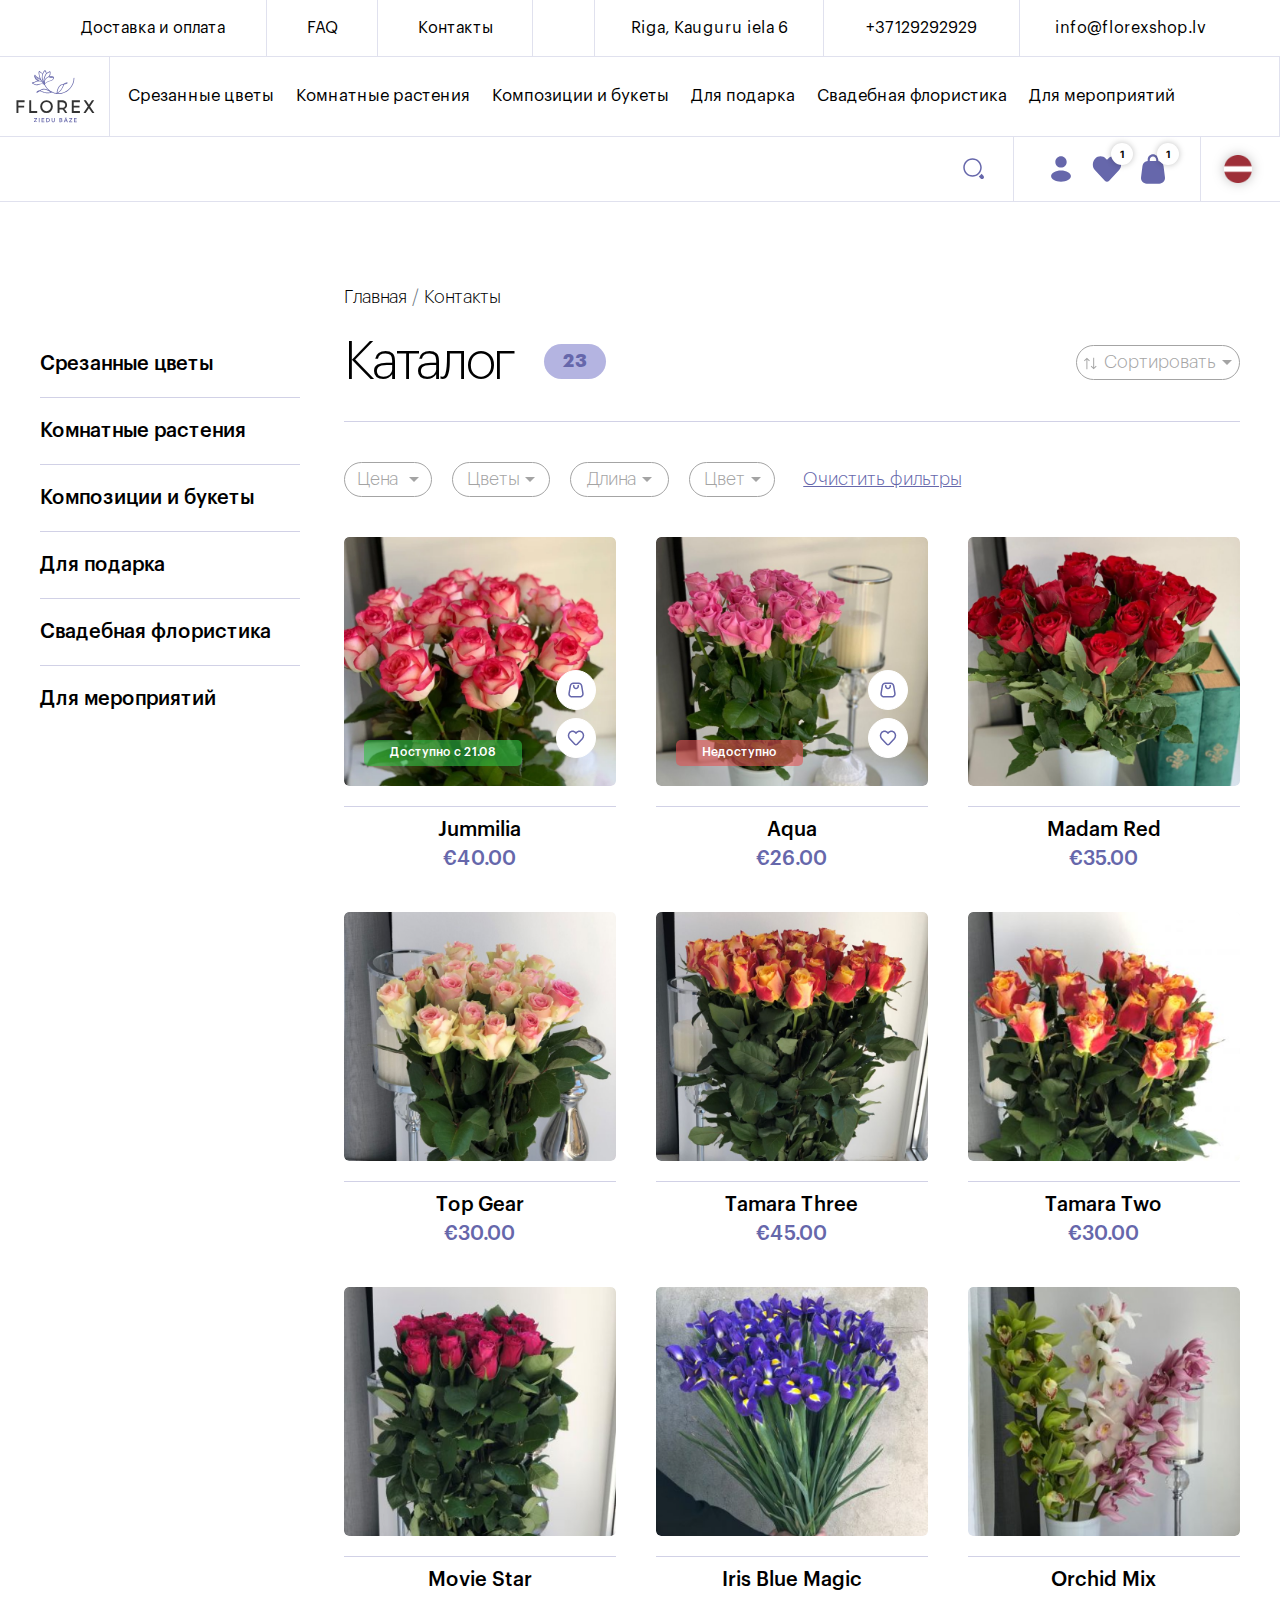
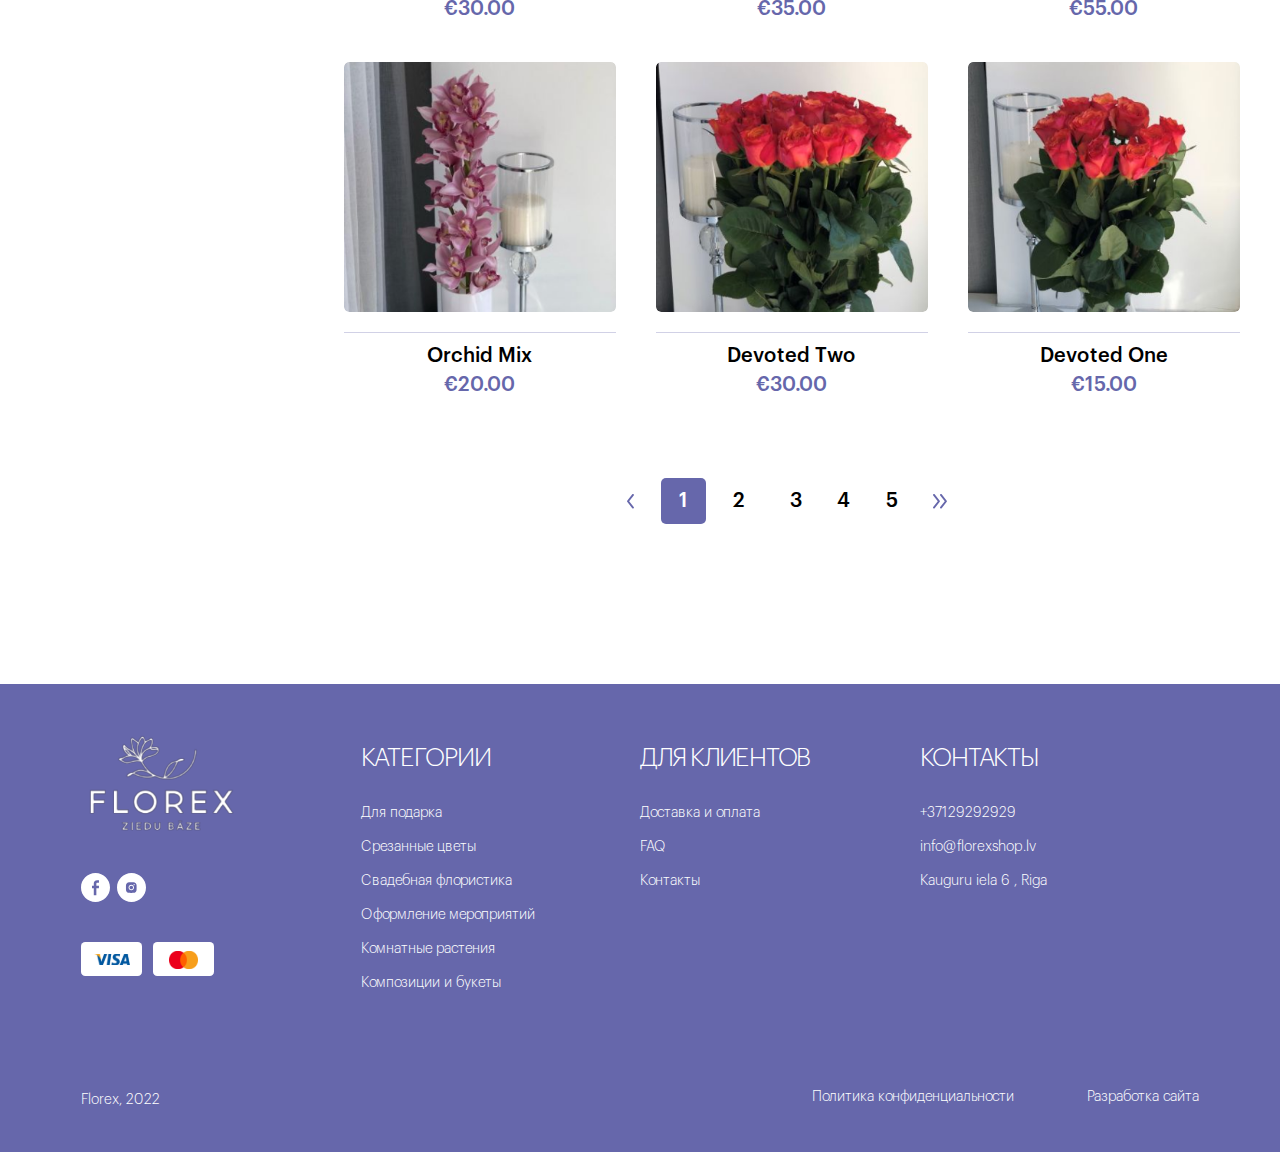
<file: catalogue/catalogue.html>
<!doctype html>
<html lang="en">

<head>
    <meta charset="utf-8">
    <meta name="viewport" content="width=device-width, initial-scale=1">
    <title>CATALOGUE</title>
    <link rel="stylesheet" href="../css/bootstrap.min.css">
    <link rel="stylesheet" href="../css/swiper-bundle.min.css">
    <link rel="stylesheet" href="../css/ion.rangeSlider.min.css">
    <link rel="stylesheet" href="../css/main.css">
    <link rel="stylesheet" href="../css/responsive.css">

</head>

<body>
    <!-- ======================== -->
    <!-- ======================== -->
    <!-- ======================== -->
    <header>
        <div class="nav__top d-none d-lg-block">
            <nav class="navbar navbar-expand-lg p-0 h-100">
                <div class="container-fluid">
                    <button class="navbar-toggler" type="button" data-bs-toggle="collapse"
                        data-bs-target="#navbarNavDropdown" aria-controls="navbarNavDropdown" aria-expanded="false"
                        aria-label="Toggle navigation">
                        <span class="navbar-toggler-icon"></span>
                    </button>
                    <div class="collapse navbar-collapse justify-content-between align-items-center"
                        id="navbarNavDropdown">
                        <ul class="navbar-nav w-100 d-flex justify-content-between">
                            <div class="d-flex align-items-center">
                                <li class="nav-item">
                                    <a class="nav-link" href="cart_01.html">Доставка и оплата</a>
                                </li>
                                <li class="nav-item">
                                    <a class="nav-link" href="#">FAQ</a>
                                </li>
                                <li class="nav-item">
                                    <a class="nav-link" href="../contact_404/contact.html">Контакты</a>
                                </li>
                            </div>
                            <div class="w-100 d-none">
                                <form class="position-relative h-100" role="search">
                                    <input class="form-control bg-transparent me-2 h-100 w-100 shadow-none"
                                        type="search" placeholder="Поиск по каталогу..." aria-label="Search">
                                    <button class="btn position-absolute" type="submit">
                                        <svg width="25" height="25" viewBox="0 0 25 25"
                                            xmlns="http://www.w3.org/2000/svg">
                                            <path fill-rule="evenodd" clip-rule="evenodd"
                                                d="M19.0104 10.9377C19.0104 15.3962 15.396 19.0106 10.9375 19.0106C6.47893 19.0106 2.86456 15.3962 2.86456 10.9377C2.86456 6.47911 6.47893 2.86475 10.9375 2.86475C15.396 2.86475 19.0104 6.47911 19.0104 10.9377ZM10.9375 20.5731C16.259 20.5731 20.5729 16.2592 20.5729 10.9377C20.5729 5.61617 16.259 1.30225 10.9375 1.30225C5.61599 1.30225 1.30206 5.61617 1.30206 10.9377C1.30206 16.2592 5.61599 20.5731 10.9375 20.5731ZM22.3142 22.3144C21.511 23.1176 20.2087 23.1176 19.4055 22.3144L17.4545 20.3635C18.5901 19.5768 19.5767 18.5903 20.3633 17.4547L22.3142 19.4056C23.1175 20.2089 23.1175 21.5112 22.3142 22.3144Z" />
                                        </svg>

                                    </button>
                                </form>
                            </div>


                            <div class="right d-flex align-items-center">
                                <li class="nav-item">
                                    <a class="nav-link " href="#">Riga, Kauguru iela 6</a>
                                </li>
                                <li class="nav-item">
                                    <a class="nav-link" href="#">+37129292929</a>
                                </li>
                                <li class="nav-item">
                                    <a class="nav-link" href="#">info@florexshop.lv</a>
                                </li>
                            </div>

                        </ul>

                    </div>
                </div>
            </nav>
        </div>
        <div class="nav__bottom d-none d-lg-block">
            <nav class="navbar navbar-expand-lg h-100 p-0 flex-column">
                <div class="container-fluid h-100">
                    <a class="navbar-brand p-0 m-0 h-100" href="index.html">
                        <img src="../images/logo.svg" alt="">
                    </a>
                    <button class="navbar-toggler" type="button" data-bs-toggle="collapse"
                        data-bs-target="#navbarSupportedContent" aria-controls="navbarSupportedContent"
                        aria-expanded="false" aria-label="Toggle navigation">
                        <span class="navbar-toggler-icon"></span>
                    </button>
                    <div class="collapse navbar-collapse h-100" id="navbarSupportedContent">
                        <ul class="navbar-nav mb-2 mb-lg-0 h-100 align-items-center">
                            <li class="nav-item">
                                <a class="nav-link" href="#">Срезанные цветы</a>
                            </li>
                            <li class="nav-item">
                                <a class="nav-link" href="#">Комнатные растения</a>
                            </li>
                            <li class="nav-item">
                                <a class="nav-link" href="#">Композиции и букеты</a>
                            </li>
                            <li class="nav-item">
                                <a class="nav-link" href="#">Для подарка</a>
                            </li>
                            <li class="nav-item">
                                <a class="nav-link" href="#">Свадебная флористика</a>
                            </li>
                            <li class="nav-item">
                                <a class="nav-link pe-0" href="#">Для мероприятий</a>
                            </li>
                        </ul>
                        <ul class="search__bar">
                            <li><a href="#">
                                    <svg width="34" height="34" viewBox="0 0 34 34" fill="none"
                                        xmlns="http://www.w3.org/2000/svg">
                                        <path fill-rule="evenodd" clip-rule="evenodd"
                                            d="M25.8542 14.8752C25.8542 20.9388 20.9386 25.8543 14.875 25.8543C8.81138 25.8543 3.89584 20.9388 3.89584 14.8752C3.89584 8.81154 8.81138 3.896 14.875 3.896C20.9386 3.896 25.8542 8.81154 25.8542 14.8752ZM14.875 27.9793C22.1122 27.9793 27.9792 22.1124 27.9792 14.8752C27.9792 7.63793 22.1122 1.771 14.875 1.771C7.63778 1.771 1.77084 7.63793 1.77084 14.8752C1.77084 22.1124 7.63778 27.9793 14.875 27.9793ZM30.3474 30.3475C29.255 31.4399 27.4839 31.4399 26.3915 30.3475L23.7382 27.6943C25.2826 26.6244 26.6243 25.2827 27.6941 23.7383L30.3474 26.3916C31.4398 27.484 31.4398 29.2551 30.3474 30.3475Z"
                                            fill="#6667AB" />
                                    </svg>
                                </a>
                                <input type="text" class="form-control" placeholder="Search">
                            </li>
                        </ul>
                        <ul class="shopping__bar">
                            <li class="buy__bar">
                                <a href="#">
                                    <svg width="34" height="34" viewBox="0 0 34 34" fill="none"
                                        xmlns="http://www.w3.org/2000/svg">
                                        <path fill-rule="evenodd" clip-rule="evenodd"
                                            d="M17 15.5833C20.1296 15.5833 22.6667 13.0463 22.6667 9.91667C22.6667 6.78705 20.1296 4.25 17 4.25C13.8704 4.25 11.3333 6.78705 11.3333 9.91667C11.3333 13.0463 13.8704 15.5833 17 15.5833ZM17 29.75C22.4768 29.75 26.9167 27.2129 26.9167 24.0833C26.9167 20.9537 22.4768 18.4167 17 18.4167C11.5232 18.4167 7.08334 20.9537 7.08334 24.0833C7.08334 27.2129 11.5232 29.75 17 29.75Z"
                                            fill="#6667AB" />
                                    </svg>
                                    <div class="add__number d-none">1</div>
                                </a>
                            </li>
                            <li class="buy__bar">
                                <a href="#" type="button" data-bs-toggle="modal" data-bs-target="#exampleModal">
                                    <svg width="34" height="34" viewBox="0 0 34 34" fill="none"
                                        xmlns="http://www.w3.org/2000/svg">
                                        <path
                                            d="M18.0838 6.66157L17 7.82598L15.9162 6.66158C12.9233 3.44614 8.07089 3.44614 5.07801 6.66157C2.08512 9.877 2.08512 15.0902 5.078 18.3057L14.8324 28.7854C16.0295 30.0715 17.9705 30.0715 19.1676 28.7854L28.922 18.3057C31.9149 15.0902 31.9149 9.877 28.922 6.66157C25.9291 3.44614 21.0767 3.44614 18.0838 6.66157Z"
                                            fill="#6667AB" />
                                    </svg>
                                    <div class="add__number">1</div>
                                </a>
                            </li>
                            <li class="buy__bar me-0">
                                <a href="#" type="button" data-bs-toggle="offcanvas" data-bs-target="#offcanvasRight"
                                    aria-controls="offcanvasRight">
                                    <svg width="34" height="34" viewBox="0 0 34 34" fill="none"
                                        xmlns="http://www.w3.org/2000/svg">
                                        <path fill-rule="evenodd" clip-rule="evenodd"
                                            d="M17 2.30225C14.066 2.30225 11.6875 4.68073 11.6875 7.61475V9.04526C9.00675 9.23221 6.80075 11.2922 6.46288 13.9952L5.04621 25.3285C4.62344 28.7107 7.26063 31.6981 10.6691 31.6981H23.3309C26.7394 31.6981 29.3766 28.7107 28.9538 25.3285L27.5372 13.9952C27.1993 11.2922 24.9933 9.23221 22.3125 9.04526V7.61475C22.3125 4.68073 19.934 2.30225 17 2.30225ZM20.1875 9.03141V7.61475C20.1875 5.85434 18.7604 4.42725 17 4.42725C15.2396 4.42725 13.8125 5.85434 13.8125 7.61475V9.03141H20.1875Z"
                                            fill="#6667AB" />
                                    </svg>
                                    <div class="add__number">1</div>
                                </a>
                            </li>
                        </ul>
                        <ul class="flag__bar">
                            <li>
                                <div class="dropdown border-0 shadow-none">
                                    <a class="btn dropdown-toggle  border-0 shadow-none d-flex align-items-center"
                                        href="#" role="button" data-bs-toggle="dropdown" aria-expanded="false">
                                        <div class="dropdown__img"><img class="w-100" src="../images/flag_Latvian.png"
                                                alt=""></div>
                                        <div class="dropdown__text">Latviski</div>
                                    </a>

                                    <ul class="dropdown-menu">
                                        <li>
                                            <a class="dropdown-item" href="#">
                                                <div class="dropdown__img"><img class="w-100"
                                                        src="../images/Russian.png" alt=""></div>
                                                <div class="dropdown__text">Russian</div>
                                            </a>
                                        </li>
                                        <li>
                                            <a class="dropdown-item" href="#">
                                                <div class="dropdown__img"><img class="w-100"
                                                        src="../images/Germany.png" alt=""></div>
                                                <div class="dropdown__text">Germany</div>
                                            </a>
                                        </li>
                                        <li>
                                            <a class="dropdown-item" href="#">
                                                <div class="dropdown__img"><img class="w-100" src="../images/Spain.png"
                                                        alt=""></div>
                                                <div class="dropdown__text">Spain</div>
                                            </a>
                                        </li>
                                    </ul>
                                </div>
                                </a>
                            </li>
                        </ul>
                    </div>
                </div>

            </nav>
        </div>
        <!-- END HEADER NEXT LINE  -->
        <div class="spearte__header nav__bottom h-auto justify-content-end align-items-center">
            <ul class="search__bar py-4 pe-5 h-100">
                <li><a href="#" class="field">
                        <svg width="34" height="34" viewBox="0 0 34 34" fill="none" xmlns="http://www.w3.org/2000/svg">
                            <path fill-rule="evenodd" clip-rule="evenodd"
                                d="M25.8542 14.8752C25.8542 20.9388 20.9386 25.8543 14.875 25.8543C8.81138 25.8543 3.89584 20.9388 3.89584 14.8752C3.89584 8.81154 8.81138 3.896 14.875 3.896C20.9386 3.896 25.8542 8.81154 25.8542 14.8752ZM14.875 27.9793C22.1122 27.9793 27.9792 22.1124 27.9792 14.8752C27.9792 7.63793 22.1122 1.771 14.875 1.771C7.63778 1.771 1.77084 7.63793 1.77084 14.8752C1.77084 22.1124 7.63778 27.9793 14.875 27.9793ZM30.3474 30.3475C29.255 31.4399 27.4839 31.4399 26.3915 30.3475L23.7382 27.6943C25.2826 26.6244 26.6243 25.2827 27.6941 23.7383L30.3474 26.3916C31.4398 27.484 31.4398 29.2551 30.3474 30.3475Z"
                                fill="#6667AB" />
                        </svg>
                    </a>

                    <input type="text" class="form-control" placeholder="Search">
                </li>
            </ul>
            <ul class="shopping__bar py-4 px-5 w-auto">
                <li class="buy__bar">
                    <a href="#">
                        <svg width="34" height="34" viewBox="0 0 34 34" fill="none" xmlns="http://www.w3.org/2000/svg">
                            <path fill-rule="evenodd" clip-rule="evenodd"
                                d="M17 15.5833C20.1296 15.5833 22.6667 13.0463 22.6667 9.91667C22.6667 6.78705 20.1296 4.25 17 4.25C13.8704 4.25 11.3333 6.78705 11.3333 9.91667C11.3333 13.0463 13.8704 15.5833 17 15.5833ZM17 29.75C22.4768 29.75 26.9167 27.2129 26.9167 24.0833C26.9167 20.9537 22.4768 18.4167 17 18.4167C11.5232 18.4167 7.08334 20.9537 7.08334 24.0833C7.08334 27.2129 11.5232 29.75 17 29.75Z"
                                fill="#6667AB" />
                        </svg>
                        <div class="add__number d-none">1</div>
                    </a>
                </li>
                <li class="buy__bar">
                    <a href="#" type="button" data-bs-toggle="modal" data-bs-target="#exampleModal">
                        <svg width="34" height="34" viewBox="0 0 34 34" fill="none" xmlns="http://www.w3.org/2000/svg">
                            <path
                                d="M18.0838 6.66157L17 7.82598L15.9162 6.66158C12.9233 3.44614 8.07089 3.44614 5.07801 6.66157C2.08512 9.877 2.08512 15.0902 5.078 18.3057L14.8324 28.7854C16.0295 30.0715 17.9705 30.0715 19.1676 28.7854L28.922 18.3057C31.9149 15.0902 31.9149 9.877 28.922 6.66157C25.9291 3.44614 21.0767 3.44614 18.0838 6.66157Z"
                                fill="#6667AB" />
                        </svg>
                        <div class="add__number">1</div>
                    </a>
                </li>
                <li class="buy__bar me-0">
                    <a href="#" type="button" data-bs-toggle="offcanvas" data-bs-target="#offcanvasRight"
                        aria-controls="offcanvasRight">
                        <svg width="34" height="34" viewBox="0 0 34 34" fill="none" xmlns="http://www.w3.org/2000/svg">
                            <path fill-rule="evenodd" clip-rule="evenodd"
                                d="M17 2.30225C14.066 2.30225 11.6875 4.68073 11.6875 7.61475V9.04526C9.00675 9.23221 6.80075 11.2922 6.46288 13.9952L5.04621 25.3285C4.62344 28.7107 7.26063 31.6981 10.6691 31.6981H23.3309C26.7394 31.6981 29.3766 28.7107 28.9538 25.3285L27.5372 13.9952C27.1993 11.2922 24.9933 9.23221 22.3125 9.04526V7.61475C22.3125 4.68073 19.934 2.30225 17 2.30225ZM20.1875 9.03141V7.61475C20.1875 5.85434 18.7604 4.42725 17 4.42725C15.2396 4.42725 13.8125 5.85434 13.8125 7.61475V9.03141H20.1875Z"
                                fill="#6667AB" />
                        </svg>
                        <div class="add__number">1</div>
                    </a>
                </li>
            </ul>
            <ul class="flag__bar ms-4 me-0">
                <li>
                    <div class="dropdown border-0 shadow-none">
                        <a class="btn dropdown-toggle  border-0 shadow-none d-flex align-items-center" href="#"
                            role="button" data-bs-toggle="dropdown" aria-expanded="false">
                            <div class="dropdown__img"><img class="w-100" src="../images/flag_Latvian.png" alt=""></div>
                            <div class="dropdown__text">Latviski</div>
                        </a>

                        <ul class="dropdown-menu">
                            <li>
                                <a class="dropdown-item" href="#">
                                    <div class="dropdown__img"><img class="w-100" src="../images/Russian.png" alt="">
                                    </div>
                                    <div class="dropdown__text">Russian</div>
                                </a>
                            </li>
                            <li>
                                <a class="dropdown-item" href="#">
                                    <div class="dropdown__img"><img class="w-100" src="../images/Germany.png" alt="">
                                    </div>
                                    <div class="dropdown__text">Germany</div>
                                </a>
                            </li>
                            <li>
                                <a class="dropdown-item" href="#">
                                    <div class="dropdown__img"><img class="w-100" src="../images/Spain.png" alt="">
                                    </div>
                                    <div class="dropdown__text">Spain</div>
                                </a>
                            </li>
                        </ul>
                    </div>
                    </a>
                </li>
            </ul>
        </div>
        <!-- MOBO VIEW  -->
        <div class="d-block d-lg-none h-100 mobile">
            <div class="mobo bg-white h-100 d-flex align-items-center justify-content-between">
                <div class="h-100">
                    <a class="brand p-0 m-0 h-100" href="index.html">
                        <img src="../images/logo.svg" alt="">
                    </a>
                </div>
                <div class="small__menu">
                    <a class="btn border-0 rounded-0" data-bs-toggle="offcanvas" href="#offcanvasExample" role="button"
                        aria-controls="offcanvasExample">
                        <img src="../images/menu.svg" alt="">
                    </a>
                </div>
                <div class="mobo__shopping">
                    <ul class="shopping__bar">
                        <li class="buy__bar">
                            <a href="#">
                                <svg width="34" height="34" viewBox="0 0 34 34" fill="none"
                                    xmlns="http://www.w3.org/2000/svg">
                                    <path fill-rule="evenodd" clip-rule="evenodd"
                                        d="M17 15.5833C20.1296 15.5833 22.6667 13.0463 22.6667 9.91667C22.6667 6.78705 20.1296 4.25 17 4.25C13.8704 4.25 11.3333 6.78705 11.3333 9.91667C11.3333 13.0463 13.8704 15.5833 17 15.5833ZM17 29.75C22.4768 29.75 26.9167 27.2129 26.9167 24.0833C26.9167 20.9537 22.4768 18.4167 17 18.4167C11.5232 18.4167 7.08334 20.9537 7.08334 24.0833C7.08334 27.2129 11.5232 29.75 17 29.75Z"
                                        fill="#6667AB" />
                                </svg>
                            </a>
                        </li>
                        <li class="buy__bar">
                            <a href="#" type="button" data-bs-toggle="modal" data-bs-target="#exampleModal">
                                <svg width="34" height="34" viewBox="0 0 34 34" fill="none"
                                    xmlns="http://www.w3.org/2000/svg">
                                    <path
                                        d="M18.0838 6.66157L17 7.82598L15.9162 6.66158C12.9233 3.44614 8.07089 3.44614 5.07801 6.66157C2.08512 9.877 2.08512 15.0902 5.078 18.3057L14.8324 28.7854C16.0295 30.0715 17.9705 30.0715 19.1676 28.7854L28.922 18.3057C31.9149 15.0902 31.9149 9.877 28.922 6.66157C25.9291 3.44614 21.0767 3.44614 18.0838 6.66157Z"
                                        fill="#6667AB" />
                                </svg>
                                <div class="add__number">1</div>
                            </a>
                        </li>
                        <li class="buy__bar ">
                            <a href="#" type="button" data-bs-toggle="offcanvas" data-bs-target="#offcanvasRight"
                                aria-controls="offcanvasRight">
                                <svg width="34" height="34" viewBox="0 0 34 34" fill="none"
                                    xmlns="http://www.w3.org/2000/svg">
                                    <path fill-rule="evenodd" clip-rule="evenodd"
                                        d="M17 2.30225C14.066 2.30225 11.6875 4.68073 11.6875 7.61475V9.04526C9.00675 9.23221 6.80075 11.2922 6.46288 13.9952L5.04621 25.3285C4.62344 28.7107 7.26063 31.6981 10.6691 31.6981H23.3309C26.7394 31.6981 29.3766 28.7107 28.9538 25.3285L27.5372 13.9952C27.1993 11.2922 24.9933 9.23221 22.3125 9.04526V7.61475C22.3125 4.68073 19.934 2.30225 17 2.30225ZM20.1875 9.03141V7.61475C20.1875 5.85434 18.7604 4.42725 17 4.42725C15.2396 4.42725 13.8125 5.85434 13.8125 7.61475V9.03141H20.1875Z"
                                        fill="#6667AB" />
                                </svg>
                                <div class="add__number">1</div>
                            </a>
                        </li>
                    </ul>
                </div>
            </div>
            <div class="offcanvas offcanvas-start w-100" tabindex="-1" id="offcanvasExample"
                aria-labelledby="offcanvasExampleLabel">
                <div class="offcanvas-header">
                    <button type="button" class="btn-close ms-auto shadow-none" data-bs-dismiss="offcanvas"
                        aria-label="Close"></button>
                </div>
                <div class="offcanvas-body">
                    <form class="d-flex position-relative serach__menu" role="search">
                        <input class="form-control me-2 searchField shadow-none" type="search" placeholder="Поиск"
                            aria-label="Search">
                        <button class="btn position-absolute btn-close shadow-none" type="submit"></button>
                        <ul class="menuSearch">
                            <li class="media">
                                <div class="img">
                                    <img src="../images/gallery_01.png" alt="">
                                </div>
                                <div class="media-body">
                                    <p>Сезонное предложение </p>
                                    <p>PINK ORCHID</p>
                                </div>
                            </li>
                            <li class="media">
                                <div class="img">
                                    <img src="../images/gallery_01.png" alt="">
                                </div>
                                <div class="media-body">
                                    <p>Сезонное предложение </p>
                                    <p>Red ORCHID</p>
                                </div>
                            </li>
                            <li class="media">
                                <div class="img">
                                    <img src="../images/gallery_01.png" alt="">
                                </div>
                                <div class="media-body">
                                    <p>Сезонное предложение </p>
                                    <p>Brown ORCHID</p>
                                </div>
                            </li>
                        </ul>
                    </form>
                    <ul class="menu">
                        <li><a href="#">Срезанные цветы</a></li>
                        <li><a href="#">kомнатные растения</a></li>
                        <li><a href="#">Композиции и букеты</a></li>
                        <li><a href="#">Для подарка</a></li>
                        <li><a href="#">Свадебная флористика</a></li>
                        <li><a href="#">Для мероприятий</a></li>
                    </ul>
                    <ul class="menu">
                        <li><a href="#">Доставка и оплата</a></li>
                        <li><a href="#">FAQ</a></li>
                        <li><a href="#">Контакты</a></li>
                    </ul>
                    <ul class="menu">
                        <li><a href="#">Riga, Kauguru iela 6</a></li>
                        <li><a href="#">+37129292929</a></li>
                        <li><a href="#">info@florexshop.lv</a></li>
                    </ul>
                    <ul class="flag">
                        <li class="d-flex align-items-center">
                            <div class="flag__img"><img class="w-100" src="../images/flag_Latvian.png" alt=""></div>
                            <div class="flag__text">Latviski</div>
                        </li>
                    </ul>


                </div>

            </div>
    </header>
    <div class="offcanvas carty offcanvas-end" tabindex="-1" id="offcanvasRight" aria-labelledby="offcanvasRightLabel">
        <div class="offcanvas-header">
            <button type="button" class="btn-close text-white m-0" data-bs-dismiss="offcanvas"
                aria-label="Close"></button>

            <h5 class="offcanvas-title" id="offcanvasRightLabel">Tavs iepirkumu grozs</h5>
        </div>
        <div class="offcanvas-body">
            <div class="total__items row justify-content-between ">
                <div>
                    <div class="items__layouts bb__line">
                        <div class="items__layouts_dele">
                            <a href="#">
                                <svg width="16" height="20" viewBox="0 0 16 20" fill="none"
                                    xmlns="http://www.w3.org/2000/svg">
                                    <path fill-rule="evenodd" clip-rule="evenodd"
                                        d="M5.40627 0.890599C5.7772 0.334202 6.40166 0 7.07037 0H8.92963C9.59834 0 10.2228 0.334202 10.5937 0.8906L11.5 2.25H15.25C15.6642 2.25 16 2.58579 16 3C16 3.41421 15.6642 3.75 15.25 3.75H0.75C0.335786 3.75 0 3.41421 0 3C0 2.58579 0.335786 2.25 0.75 2.25H4.5L5.40627 0.890599ZM11 20H5C2.79086 20 1 18.2091 1 16V5H15V16C15 18.2091 13.2091 20 11 20ZM6 8.25C6.41421 8.25 6.75 8.58579 6.75 9V16C6.75 16.4142 6.41421 16.75 6 16.75C5.58579 16.75 5.25 16.4142 5.25 16L5.25 9C5.25 8.58579 5.58579 8.25 6 8.25ZM10 8.25C10.4142 8.25 10.75 8.58579 10.75 9V16C10.75 16.4142 10.4142 16.75 10 16.75C9.58579 16.75 9.25 16.4142 9.25 16V9C9.25 8.58579 9.58579 8.25 10 8.25Z"
                                        fill="#6667AB" />
                                </svg>
                            </a>

                        </div>
                        <div class="items__layouts_img">
                            <img class="w-100" src="../images/demo__pro.png" alt="">
                        </div>
                        <div class="items__layouts_tittle d-flex flex-column h-100">
                            <div class="items__layouts_tittle_name">Сезонное предложение
                                PINK ORCHID</div>
                            <div class="items__layouts_prize ms-0 d-none">
                                <div class="items__layouts_tittle_name">€30.00</div>
                            </div>
                        </div>
                        <div class="items__layouts_prize">
                            <div class="items__layouts_tittle_name">€30.00</div>
                        </div>


                    </div>
                    <div class="items__layouts bb__line">
                        <div class="items__layouts_dele">
                            <a href="#">
                                <svg width="16" height="20" viewBox="0 0 16 20" fill="none"
                                    xmlns="http://www.w3.org/2000/svg">
                                    <path fill-rule="evenodd" clip-rule="evenodd"
                                        d="M5.40627 0.890599C5.7772 0.334202 6.40166 0 7.07037 0H8.92963C9.59834 0 10.2228 0.334202 10.5937 0.8906L11.5 2.25H15.25C15.6642 2.25 16 2.58579 16 3C16 3.41421 15.6642 3.75 15.25 3.75H0.75C0.335786 3.75 0 3.41421 0 3C0 2.58579 0.335786 2.25 0.75 2.25H4.5L5.40627 0.890599ZM11 20H5C2.79086 20 1 18.2091 1 16V5H15V16C15 18.2091 13.2091 20 11 20ZM6 8.25C6.41421 8.25 6.75 8.58579 6.75 9V16C6.75 16.4142 6.41421 16.75 6 16.75C5.58579 16.75 5.25 16.4142 5.25 16L5.25 9C5.25 8.58579 5.58579 8.25 6 8.25ZM10 8.25C10.4142 8.25 10.75 8.58579 10.75 9V16C10.75 16.4142 10.4142 16.75 10 16.75C9.58579 16.75 9.25 16.4142 9.25 16V9C9.25 8.58579 9.58579 8.25 10 8.25Z"
                                        fill="#6667AB" />
                                </svg>
                            </a>

                        </div>
                        <div class="items__layouts_img">
                            <img class="w-100" src="../images/demo__pro.png" alt="">
                        </div>
                        <div class="items__layouts_tittle d-flex flex-column h-100">
                            <div class="items__layouts_tittle_name">Сезонное предложение
                                PINK ORCHID</div>
                            <div class="items__layouts_prize ms-0 d-none">
                                <div class="items__layouts_tittle_name">€30.00</div>
                            </div>
                        </div>
                        <div class="items__layouts_prize">
                            <div class="items__layouts_tittle_name">€30.00</div>
                        </div>


                    </div>
                    <div class="items__layouts bb__line">
                        <div class="items__layouts_dele">
                            <a href="#">
                                <svg width="16" height="20" viewBox="0 0 16 20" fill="none"
                                    xmlns="http://www.w3.org/2000/svg">
                                    <path fill-rule="evenodd" clip-rule="evenodd"
                                        d="M5.40627 0.890599C5.7772 0.334202 6.40166 0 7.07037 0H8.92963C9.59834 0 10.2228 0.334202 10.5937 0.8906L11.5 2.25H15.25C15.6642 2.25 16 2.58579 16 3C16 3.41421 15.6642 3.75 15.25 3.75H0.75C0.335786 3.75 0 3.41421 0 3C0 2.58579 0.335786 2.25 0.75 2.25H4.5L5.40627 0.890599ZM11 20H5C2.79086 20 1 18.2091 1 16V5H15V16C15 18.2091 13.2091 20 11 20ZM6 8.25C6.41421 8.25 6.75 8.58579 6.75 9V16C6.75 16.4142 6.41421 16.75 6 16.75C5.58579 16.75 5.25 16.4142 5.25 16L5.25 9C5.25 8.58579 5.58579 8.25 6 8.25ZM10 8.25C10.4142 8.25 10.75 8.58579 10.75 9V16C10.75 16.4142 10.4142 16.75 10 16.75C9.58579 16.75 9.25 16.4142 9.25 16V9C9.25 8.58579 9.58579 8.25 10 8.25Z"
                                        fill="#6667AB" />
                                </svg>
                            </a>

                        </div>
                        <div class="items__layouts_img">
                            <img class="w-100" src="../images/demo__pro.png" alt="">
                        </div>
                        <div class="items__layouts_tittle d-flex flex-column h-100">
                            <div class="items__layouts_tittle_name">Сезонное предложение
                                PINK ORCHID</div>
                            <div class="items__layouts_prize ms-0 d-none">
                                <div class="items__layouts_tittle_name">€30.00</div>
                            </div>
                        </div>
                        <div class="items__layouts_prize">
                            <div class="items__layouts_tittle_name">€30.00</div>
                        </div>


                    </div>
                </div>
                <div class="total__bill_amount bb__line">
                    <div class="total__bill_amount_head">Kopsumma</div>
                    <div class="total__bill_amount_prize">€120.00</div>
                </div>
                <div class="total__bill_btns">
                    <a href="#" class="total__bill_btn">ОТКРЫТЬ КОРЗИНУ</a>
                    <a href="#" class="total__bill_btn outline">ОТКРЫТЬ КОРЗИНУ</a>
                </div>
            </div>
        </div>
    </div>
    <!-- MOADAL -->
    <div class="modal fade" id="exampleModal" tabindex="-1" aria-labelledby="exampleModalLabel" aria-hidden="true">
        <div class="modal-dialog">
            <div class="modal-content">
                <div class="modal-header">
                    <button type="button" class="btn shadow-none ms-auto" data-bs-dismiss="modal" aria-label="Close">
                        <svg width="28" height="27" viewBox="0 0 28 27" fill="none" xmlns="http://www.w3.org/2000/svg">
                            <path d="M1.50913 1L26.71 26.2009M1 26.2009L26.2009 1" stroke="#6667AB" />
                        </svg>

                    </button>
                </div>
                <div class="modal-body">
                    <h3>Ссылка скопирована <br>
                        в буфер обмена</h3>
                    <p>
                        www.florexshop.lv/category/offers/pink-orchid
                    </p>
                    <div class="product__item_add d-flex justify-content-center mb-md-5 pb-5">
                        <a href="#" class="product__item_add_btn mx-auto">
                            СКОПИРОВАТЬ ЕЩЕ РАЗ
                        </a>
                    </div>
                </div>

            </div>
        </div>
    </div>
    <!-- ======================== -->
    <!-- ======================== -->
    <!-- ======================== -->
    <!-- ======================== -->
    <section class="head__border catalogus-sec">
        <div class="container-fluid my__container">
            <div class="row">
                <div class="col-12">
                    <div class="row">
                        <div class="col-lg-3 d-none d-lg-block">
                            <ul class="pgs__menu">
                                <li class="pgs__menu_item"><a class="pgs__menu_link" href="#">Срезанные цветы</a></li>
                                <li class="pgs__menu_item"><a class="pgs__menu_link" href="#">Комнатные растения</a>
                                </li>
                                <li class="pgs__menu_item"><a class="pgs__menu_link" href="#">Композиции и букеты</a>
                                </li>
                                <li class="pgs__menu_item"><a class="pgs__menu_link" href="#">Для подарка</a></li>
                                <li class="pgs__menu_item"><a class="pgs__menu_link" href="#">Свадебная флористика</a>
                                </li>
                                <li class="pgs__menu_item border-bottom-0"><a class="pgs__menu_link" href="#">Для
                                        мероприятий</a></li>
                            </ul>
                        </div>
                        <div class="col-lg-9 ">
                            <!-- ======================== -->
                            <!-- ======================== -->
                            <div class="head__border ">
                                <div class="row">
                                    <div class="col">
                                        <nav aria-label="breadcrumb">
                                            <ol class="breadcrumb">
                                                <li class="breadcrumb-item pe-1"><a href="#">Главная </a></li>
                                                <li class="breadcrumb-item active ps-1" aria-current="page"> Контакты
                                                </li>
                                            </ol>
                                        </nav>
                                    </div>
                                </div>
                                <div class="row">
                                    <div class="col">
                                        <div class="d-flex align-items-start bb__line">
                                            <div class="filter__item_layout">
                                                <h2 class="head__border__tittle text-start border-bottom-0">
                                                    Каталог
                                                </h2>
                                                <div class="filter__item">
                                                    23
                                                </div>

                                            </div>
                                            <div class="filter__item_drop__down d-none d-md-block">
                                                <div class="dropdown">
                                                    <a class="btn border-0 shadow-none dropdown-toggle" href="#"
                                                        role="button" data-bs-toggle="dropdown" aria-expanded="false">
                                                        <span>
                                                            <svg width="13" height="13" viewBox="0 0 13 13"
                                                                xmlns="http://www.w3.org/2000/svg">
                                                                <path
                                                                    d="M11.9058 8.72624L10.1635 10.4685V0.692261H9.19551V10.4685L7.45321 8.72624L6.77564 9.4038L9.67949 12.3076L12.5833 9.4038L11.9058 8.72624ZM2.90385 0.692261L0 3.59611L0.677564 4.27367L2.41987 2.53136V12.3076H3.38782V2.53136L5.13013 4.27367L5.80769 3.59611L2.90385 0.692261Z" />
                                                            </svg>
                                                        </span>
                                                        Сортировать
                                                    </a>

                                                    <ul class="dropdown-menu py-0 shadow">
                                                        <li><a class="dropdown-item" href="#">Сначала дешевые</a></li>
                                                        <li><a class="dropdown-item" href="#">Сначала дешевые</a></li>
                                                        <li><a class="dropdown-item" href="#">Сначала дешевые</a></li>
                                                        <li><a class="dropdown-item border-bottom-0" href="#">Сначала
                                                                дешевые</a></li>
                                                    </ul>
                                                </div>
                                            </div>
                                        </div>
                                    </div>
                                </div>
                                <div class="row">
                                    <div class="col catalogue-filter d-flex align-items-start">
                                        <div class="table-responsive">
                                            <div class="dropy__nav">
                                                <div class="filter__item_drop__down d-block d-md-none">
                                                    <div class="dropdown">
                                                        <a class="btn border-0 shadow-none dropdown-toggle" href="#"
                                                            role="button" data-bs-toggle="dropdown"
                                                            aria-expanded="false">
                                                            <span>
                                                                <svg width="13" height="13" viewBox="0 0 13 13"
                                                                    xmlns="http://www.w3.org/2000/svg">
                                                                    <path
                                                                        d="M11.9058 8.72624L10.1635 10.4685V0.692261H9.19551V10.4685L7.45321 8.72624L6.77564 9.4038L9.67949 12.3076L12.5833 9.4038L11.9058 8.72624ZM2.90385 0.692261L0 3.59611L0.677564 4.27367L2.41987 2.53136V12.3076H3.38782V2.53136L5.13013 4.27367L5.80769 3.59611L2.90385 0.692261Z" />
                                                                </svg>
                                                            </span>
                                                            Сортировать
                                                        </a>

                                                        <ul class="dropdown-menu dropdown-menu-mobile py-0 shadow">
                                                            <li><a class="dropdown-item" href="#">Сначала дешевые</a>
                                                            </li>
                                                            <li><a class="dropdown-item" href="#">Сначала дешевые</a>
                                                            </li>
                                                            <li><a class="dropdown-item" href="#">Сначала дешевые</a>
                                                            </li>
                                                            <li><a class="dropdown-item border-bottom-0"
                                                                    href="#">Сначала
                                                                    дешевые</a></li>
                                                        </ul>
                                                    </div>
                                                </div>
                                                <div class="filter__item_drop__down one">
                                                    <div class="dropdown">
                                                        <a class="btn border-0 shadow-none dropdown-toggle" href="#"
                                                            role="button" data-bs-toggle="dropdown"
                                                            aria-expanded="false">
                                                            Цена
                                                        </a>

                                                        <ul class="dropdown-menu py-0">
                                                            <li><a class="dropdown-item justify-content-start" href="#">
                                                                    <div class="form-check"> 
                                                                        <label class="form-check-label  p-0"
                                                                            for="flexCheckChecked">
                                                                            
                                                                            <input class="form-check-input rounded-circle"
                                                                            type="checkbox" value=""
                                                                            id="flexCheckChecked">
                                                                            Розы
                                                                        </label>
                                                                    </div>
                                                                </a>
                                                            </li>
                                                            <li><a class="dropdown-item justify-content-start" href="#">
                                                                    <div class="form-check"> 
                                                                        <label class="form-check-label  p-0"
                                                                            for="flexCheckChecked2">
                                                                            
                                                                            <input class="form-check-input rounded-circle"
                                                                            type="checkbox" value=""
                                                                            id="flexCheckChecked2">
                                                                            Тульпаны
                                                                        </label>
                                                                    </div>
                                                                </a></li>
                                                            <li><a class="dropdown-item justify-content-start" href="#">
                                                                    <div class="form-check"> 
                                                                        <label class="form-check-label  p-0"
                                                                            for="flexCheckChecked3">
                                                                            
                                                                            <input class="form-check-input rounded-circle"
                                                                            type="checkbox" value=""
                                                                            id="flexCheckChecked3">
                                                                            Лилии
                                                                        </label>
                                                                    </div>
                                                                </a></li>

                                                            <li><a class="dropdown-item justify-content-start" href="#">
                                                                    <div class="form-check"> 
                                                                        <label class="form-check-label  p-0"
                                                                            for="flexCheckChecked4">
                                                                           
                                                                            <input class="form-check-input rounded-circle"
                                                                            type="checkbox" value=""
                                                                            id="flexCheckChecked4">
                                                                            Гвоздики
                                                                        </label>
                                                                    </div>
                                                                </a></li>
                                                            <li><a class="dropdown-item justify-content-start" href="#">
                                                                    <div class="form-check"> 
                                                                        <label class="form-check-label  p-0"
                                                                            for="flexCheckChecked5">
                                                                           
                                                                            <input class="form-check-input rounded-circle"
                                                                            type="checkbox" value=""
                                                                            id="flexCheckChecked5">
                                                                            Ромашки
                                                                        </label>
                                                                    </div>
                                                                </a></li>
                                                        </ul>
                                                    </div>
                                                </div>
                                                <div class="filter__item_drop__down two">
                                                    <div class="dropdown">
                                                        <a class="btn border-0 shadow-none dropdown-toggle" href="#"
                                                            role="button" data-bs-toggle="dropdown"
                                                            aria-expanded="false">
                                                            Цветы
                                                        </a>

                                                        <ul class="dropdown-menu py-0">
                                                            <li><a class="dropdown-item justify-content-start" href="#">
                                                                    <div class="form-check"> 
                                                                        <label class="form-check-label  p-0"
                                                                            for="flexCheckChecked6"> 
                                                                            <input class="form-check-input rounded-circle"
                                                                            type="checkbox" value=""
                                                                            id="flexCheckChecked6">
                                                                            Красный
                                                                        </label>
                                                                    </div>
                                                                </a></li>
                                                            <li><a class="dropdown-item justify-content-start" href="#">
                                                                    <div class="form-check">
                                                                        
                                                                        <label class="form-check-label  p-0"
                                                                            for="flexCheckChecked7">
                                                                           
                                                                            <input class="form-check-input rounded-circle"
                                                                            type="checkbox" value=""
                                                                            id="flexCheckChecked7">
                                                                            Желтый
                                                                        </label>
                                                                    </div>
                                                                </a></li>
                                                            <li><a class="dropdown-item justify-content-start" href="#">
                                                                    <div class="form-check"> 
                                                                        <label class="form-check-label  p-0"
                                                                            for="flexCheckChecked8">
                                                                            
                                                                            <input class="form-check-input rounded-circle"
                                                                            type="checkbox" value=""
                                                                            id="flexCheckChecked8">
                                                                            Синий
                                                                        </label>
                                                                    </div>
                                                                </a></li>
                                                            <li><a class="dropdown-item justify-content-start" href="#">
                                                                    <div class="form-check">
                                                                          
                                                                        <label class="form-check-label  p-0"
                                                                            for="flexCheckChecked9">
                                                                           
                                                                            <input class="form-check-input rounded-circle"
                                                                            type="checkbox" value=""
                                                                            id="flexCheckChecked9">
                                                                            Зеленый
                                                                        </label>
                                                                    </div>
                                                                </a></li>
                                                            <li><a class="dropdown-item justify-content-start" href="#">
                                                                    <div class="form-check">
                                                                       
                                                                        <label class="form-check-label  p-0"
                                                                            for="flexCheckChecked10"> 
                                                                            <input class="form-check-input rounded-circle"
                                                                            type="checkbox" value=""
                                                                            id="flexCheckChecked10">
                                                                            Белый
                                                                        </label> 
                                                                    </div>
                                                                </a></li>
                                                        </ul>
                                                    </div>
                                                </div>
                                                <div class="filter__item_drop__down three">
                                                    <div class="dropdown">
                                                        <a class="btn border-0 shadow-none dropdown-toggle" href="#"
                                                            role="button" data-bs-toggle="dropdown"
                                                            aria-expanded="false">
                                                            Длина
                                                        </a>

                                                        <ul class="dropdown-menu range__bar">
                                                            <div
                                                                class="d-flex align-items-center justify-content-between btn_dynamic">
                                                                <input type="text" maxlength="4" value="0"
                                                                    class="from" />
                                                                <div>
                                                                    <svg width="12" height="1" viewBox="0 0 12 1"
                                                                        fill="none" xmlns="http://www.w3.org/2000/svg">
                                                                        <line y1="0.5" x2="12" y2="0.5"
                                                                            stroke="#6667AB" />
                                                                    </svg>

                                                                </div>
                                                                <input cla type="text" maxlength="4" value="55"
                                                                    class="to" />
                                                            </div>
                                                            <div class="range__bar_space">
                                                                <!-- partial:index.partial.html -->
                                                                <input type="text" class="js-range-slider"
                                                                    name="my_range" value="" data-skin="round"
                                                                    data-type="double" data-min="0" data-max="55"
                                                                    data-grid="false" />


                                                                <!-- partial -->
                                                            </div>
                                                        </ul>
                                                    </div>
                                                </div>
                                                <div class="filter__item_drop__down four">
                                                    <div class="dropdown">
                                                        <a class="btn border-0 shadow-none dropdown-toggle" href="#"
                                                            role="button" data-bs-toggle="dropdown"
                                                            aria-expanded="false">
                                                            Цвет
                                                        </a>

                                                        <ul class="dropdown-menu py-0">
                                                            <li><a class="dropdown-item justify-content-start" href="#">
                                                                    <div class="form-check">
                                                                        
                                                                        <label class="form-check-label  p-0"
                                                                            for="flexCheckCheckeds">
                                                                            <input class="form-check-input rounded-circle"
                                                                            type="checkbox" value=""
                                                                            id="flexCheckCheckeds" >
                                                                            Розы
                                                                        </label>
                                                                    </div>
                                                                </a></li>
                                                            <li><a class="dropdown-item justify-content-start" href="#">
                                                                    <div class="form-check"> 
                                                                        <label class="form-check-label  p-0"
                                                                            for="flexCheckCheckede">
                                                                            <input class="form-check-input rounded-circle"
                                                                            type="checkbox" value=""
                                                                            id="flexCheckCheckede" >
                                                                            Розы
                                                                        </label>
                                                                    </div>
                                                                </a></li>
                                                            <li><a class="dropdown-item justify-content-start" href="#">
                                                                    <div class="form-check"> 
                                                                        <label class="form-check-label  p-0"
                                                                            for="flexCheckCheckedr">
                                                                            <input class="form-check-input rounded-circle"
                                                                            type="checkbox" value=""
                                                                            id="flexCheckCheckedr" >
                                                                            Розы
                                                                        </label>
                                                                    </div>
                                                                </a></li>
                                                        </ul>
                                                    </div>
                                                </div>
                                                <div class="filter__item_drop__down five d-none  d-md-block">
                                                    <a class="btn shadow-none" href="#" role="button"
                                                        data-bs-toggle="dropdown" aria-expanded="false">
                                                        Очистить фильтры
                                                    </a>
                                                </div>
                                            </div>
                                        </div>
                                        <div class="filter__item_drop__down five  d-block  d-md-none">
                                            <a class="btn shadow-none" href="#" role="button" data-bs-toggle="dropdown"
                                                aria-expanded="false">
                                                Очистить фильтры
                                            </a>
                                        </div>
                                    </div>
                                </div>
                                <div class="row products">
                                    <div class="col">
                                        <div class="product__card">
                                            <div class="product__card_img">
                                               <a href="../index.html"><img class="w-100" src="../images/product__img.webp" alt=""> 
                                                <div class="product__card_template">
                                                    <div class="product__card_green_badge">
                                                        Доступно с 21.08
                                                    </div>
                                                    <div>
                                                        <input type="checkbox" class="btn-check" id="btn-check-2"
                                                            autocomplete="off">
                                                        <label
                                                            class="btn btn-primary product__card_white_badge b__space"
                                                            for="btn-check-2">
                                                            <div class=" ">
                                                                <svg width="18" height="18" viewBox="0 0 18 18"
                                                                    xmlns="http://www.w3.org/2000/svg">
                                                                    <path
                                                                        d="M6.75 5.25L7.5 5.25L6.75 5.25ZM7.5 4.5C7.5 4.08579 7.16421 3.75 6.75 3.75C6.33579 3.75 6 4.08579 6 4.5L7.5 4.5ZM12 4.5C12 4.08579 11.6642 3.75 11.25 3.75C10.8358 3.75 10.5 4.08579 10.5 4.5H12ZM11.25 5.25L12 5.25V5.25H11.25ZM9 7.5L9 8.25L9 7.5ZM7.5 5.25L7.5 4.5L6 4.5L6 5.25L7.5 5.25ZM10.5 4.5V5.25H12V4.5H10.5ZM9 6.75C8.17157 6.75 7.5 6.07843 7.5 5.25L6 5.25C6 6.90685 7.34315 8.25 9 8.25L9 6.75ZM9 8.25C10.6569 8.25 12 6.90685 12 5.25L10.5 5.25C10.5 6.07843 9.82843 6.75 9 6.75L9 8.25Z" />
                                                                    <path
                                                                        d="M14.6678 4.7568L15.4076 4.6335L14.6678 4.7568ZM15.9178 12.2568L15.178 12.3801V12.3801L15.9178 12.2568ZM3.33221 4.7568L2.59241 4.6335L3.33221 4.7568ZM2.08221 12.2568L2.82201 12.3801L2.08221 12.2568ZM6.29139 3H11.7086V1.5H6.29139V3ZM13.928 4.8801L15.178 12.3801L16.6576 12.1335L15.4076 4.6335L13.928 4.8801ZM12.9586 15H5.04139V16.5H12.9586V15ZM2.59241 4.6335L1.34241 12.1335L2.82201 12.3801L4.07201 4.8801L2.59241 4.6335ZM6.29139 1.5C4.45824 1.5 2.89378 2.8253 2.59241 4.6335L4.07201 4.8801C4.25283 3.79518 5.1915 3 6.29139 3V1.5ZM11.7086 3C12.8085 3 13.7472 3.79518 13.928 4.8801L15.4076 4.6335C15.1062 2.8253 13.5418 1.5 11.7086 1.5V3ZM15.178 12.3801C15.4066 13.7515 14.349 15 12.9586 15V16.5C15.2759 16.5 17.0386 14.4192 16.6576 12.1335L15.178 12.3801ZM5.04139 15C3.65103 15 2.59343 13.7515 2.82201 12.3801L1.34241 12.1335C0.961457 14.4192 2.72412 16.5 5.04139 16.5V15Z" />
                                                                </svg>
                                                            </div>
                                                        </label>

                                                        <input type="checkbox" class="btn-check" id="btn-check-3"
                                                            autocomplete="off">
                                                        <label
                                                            class="btn btn-primary product__card_white_badge b__space"
                                                            for="btn-check-3">
                                                            <div class=" ">
                                                                <svg width="18" height="18" viewBox="0 0 18 18"
                                                                    xmlns="http://www.w3.org/2000/svg">
                                                                    <path
                                                                        d="M9 4.14317L8.45101 4.65416C8.59289 4.80659 8.79176 4.89317 9 4.89317C9.20824 4.89317 9.40711 4.80659 9.54899 4.65416L9 4.14317ZM9.57378 3.52672L9.0248 3.01572V3.01573L9.57378 3.52672ZM8.42621 3.52672L8.9752 3.01573V3.01573L8.42621 3.52672ZM2.68835 9.69124L2.13936 10.2022H2.13936L2.68835 9.69124ZM7.85243 15.2393L8.40141 14.7283L7.85243 15.2393ZM10.1476 15.2393L9.59858 14.7283L10.1476 15.2393ZM15.3116 9.69124L14.7627 9.18025L15.3116 9.69124ZM15.3116 3.52672L15.8606 3.01572V3.01572L15.3116 3.52672ZM2.68835 3.52671L2.13936 3.01572L2.68835 3.52671ZM9.54899 4.65416L10.1228 4.03771L9.0248 3.01573L8.45101 3.63218L9.54899 4.65416ZM7.87722 4.03771L8.45101 4.65416L9.54899 3.63218L8.9752 3.01573L7.87722 4.03771ZM2.13936 10.2022L7.30344 15.7503L8.40141 14.7283L3.23734 9.18025L2.13936 10.2022ZM10.6966 15.7503L15.8606 10.2022L14.7627 9.18025L9.59858 14.7283L10.6966 15.7503ZM14.7627 4.03771C16.0791 5.45205 16.0791 7.76591 14.7627 9.18025L15.8606 10.2022C17.7131 8.212 17.7131 5.00596 15.8606 3.01572L14.7627 4.03771ZM15.8606 3.01572C13.9795 0.994759 10.9059 0.994758 9.0248 3.01572L10.1228 4.03771C11.4106 2.6541 13.4748 2.6541 14.7627 4.03771L15.8606 3.01572ZM3.23734 4.03771C4.52518 2.6541 6.58938 2.6541 7.87722 4.03771L8.9752 3.01573C7.09411 0.994759 4.02045 0.994758 2.13936 3.01572L3.23734 4.03771ZM7.30344 15.7503C8.23385 16.7499 9.76615 16.7499 10.6966 15.7503L9.59858 14.7283C9.26142 15.0906 8.73858 15.0906 8.40141 14.7283L7.30344 15.7503ZM2.13936 3.01572C0.28688 5.00595 0.286879 8.212 2.13936 10.2022L3.23734 9.18025C1.92089 7.76591 1.92089 5.45205 3.23734 4.03771L2.13936 3.01572Z" />
                                                                </svg>
                                                            </div>
                                                        </label>
                                                    </div>
                                                </div>
                                            </a> 
                                            </div>
                                            <div class="product__card_divider"></div>
                                            <div class="product__card_content">
                                                <div class="product__card_content_tittle">Jummilia</div>
                                                <div class="product__card_content_prize">€40.00</div>
                                            </div>
                                        </div>
                                    </div>
                                    <div class="col">
                                        <div class="product__card">
                                            <div class="product__card_img">
                                                <img class="w-100" src="../images/product__img2.png" alt="">
                                                <div class="product__card_template">
                                                    <div class="product__card_green_badge danger">
                                                        Недоступно
                                                    </div>
                                                    <div>
                                                        <input type="checkbox" class="btn-check" id="btn-check-4"
                                                            autocomplete="off">
                                                        <label
                                                            class="btn btn-primary product__card_white_badge b__space"
                                                            for="btn-check-4">
                                                            <div class=" ">
                                                                <svg width="18" height="18" viewBox="0 0 18 18"
                                                                    xmlns="http://www.w3.org/2000/svg">
                                                                    <path
                                                                        d="M6.75 5.25L7.5 5.25L6.75 5.25ZM7.5 4.5C7.5 4.08579 7.16421 3.75 6.75 3.75C6.33579 3.75 6 4.08579 6 4.5L7.5 4.5ZM12 4.5C12 4.08579 11.6642 3.75 11.25 3.75C10.8358 3.75 10.5 4.08579 10.5 4.5H12ZM11.25 5.25L12 5.25V5.25H11.25ZM9 7.5L9 8.25L9 7.5ZM7.5 5.25L7.5 4.5L6 4.5L6 5.25L7.5 5.25ZM10.5 4.5V5.25H12V4.5H10.5ZM9 6.75C8.17157 6.75 7.5 6.07843 7.5 5.25L6 5.25C6 6.90685 7.34315 8.25 9 8.25L9 6.75ZM9 8.25C10.6569 8.25 12 6.90685 12 5.25L10.5 5.25C10.5 6.07843 9.82843 6.75 9 6.75L9 8.25Z" />
                                                                    <path
                                                                        d="M14.6678 4.7568L15.4076 4.6335L14.6678 4.7568ZM15.9178 12.2568L15.178 12.3801V12.3801L15.9178 12.2568ZM3.33221 4.7568L2.59241 4.6335L3.33221 4.7568ZM2.08221 12.2568L2.82201 12.3801L2.08221 12.2568ZM6.29139 3H11.7086V1.5H6.29139V3ZM13.928 4.8801L15.178 12.3801L16.6576 12.1335L15.4076 4.6335L13.928 4.8801ZM12.9586 15H5.04139V16.5H12.9586V15ZM2.59241 4.6335L1.34241 12.1335L2.82201 12.3801L4.07201 4.8801L2.59241 4.6335ZM6.29139 1.5C4.45824 1.5 2.89378 2.8253 2.59241 4.6335L4.07201 4.8801C4.25283 3.79518 5.1915 3 6.29139 3V1.5ZM11.7086 3C12.8085 3 13.7472 3.79518 13.928 4.8801L15.4076 4.6335C15.1062 2.8253 13.5418 1.5 11.7086 1.5V3ZM15.178 12.3801C15.4066 13.7515 14.349 15 12.9586 15V16.5C15.2759 16.5 17.0386 14.4192 16.6576 12.1335L15.178 12.3801ZM5.04139 15C3.65103 15 2.59343 13.7515 2.82201 12.3801L1.34241 12.1335C0.961457 14.4192 2.72412 16.5 5.04139 16.5V15Z" />
                                                                </svg>
                                                            </div>
                                                        </label>

                                                        <input type="checkbox" class="btn-check" id="btn-check-5"
                                                            autocomplete="off">
                                                        <label
                                                            class="btn btn-primary product__card_white_badge b__space"
                                                            for="btn-check-5">
                                                            <div class=" ">
                                                                <svg width="18" height="18" viewBox="0 0 18 18"
                                                                    xmlns="http://www.w3.org/2000/svg">
                                                                    <path
                                                                        d="M9 4.14317L8.45101 4.65416C8.59289 4.80659 8.79176 4.89317 9 4.89317C9.20824 4.89317 9.40711 4.80659 9.54899 4.65416L9 4.14317ZM9.57378 3.52672L9.0248 3.01572V3.01573L9.57378 3.52672ZM8.42621 3.52672L8.9752 3.01573V3.01573L8.42621 3.52672ZM2.68835 9.69124L2.13936 10.2022H2.13936L2.68835 9.69124ZM7.85243 15.2393L8.40141 14.7283L7.85243 15.2393ZM10.1476 15.2393L9.59858 14.7283L10.1476 15.2393ZM15.3116 9.69124L14.7627 9.18025L15.3116 9.69124ZM15.3116 3.52672L15.8606 3.01572V3.01572L15.3116 3.52672ZM2.68835 3.52671L2.13936 3.01572L2.68835 3.52671ZM9.54899 4.65416L10.1228 4.03771L9.0248 3.01573L8.45101 3.63218L9.54899 4.65416ZM7.87722 4.03771L8.45101 4.65416L9.54899 3.63218L8.9752 3.01573L7.87722 4.03771ZM2.13936 10.2022L7.30344 15.7503L8.40141 14.7283L3.23734 9.18025L2.13936 10.2022ZM10.6966 15.7503L15.8606 10.2022L14.7627 9.18025L9.59858 14.7283L10.6966 15.7503ZM14.7627 4.03771C16.0791 5.45205 16.0791 7.76591 14.7627 9.18025L15.8606 10.2022C17.7131 8.212 17.7131 5.00596 15.8606 3.01572L14.7627 4.03771ZM15.8606 3.01572C13.9795 0.994759 10.9059 0.994758 9.0248 3.01572L10.1228 4.03771C11.4106 2.6541 13.4748 2.6541 14.7627 4.03771L15.8606 3.01572ZM3.23734 4.03771C4.52518 2.6541 6.58938 2.6541 7.87722 4.03771L8.9752 3.01573C7.09411 0.994759 4.02045 0.994758 2.13936 3.01572L3.23734 4.03771ZM7.30344 15.7503C8.23385 16.7499 9.76615 16.7499 10.6966 15.7503L9.59858 14.7283C9.26142 15.0906 8.73858 15.0906 8.40141 14.7283L7.30344 15.7503ZM2.13936 3.01572C0.28688 5.00595 0.286879 8.212 2.13936 10.2022L3.23734 9.18025C1.92089 7.76591 1.92089 5.45205 3.23734 4.03771L2.13936 3.01572Z" />
                                                                </svg>
                                                            </div>
                                                        </label>
                                                    </div>
                                                </div>
                                            </div>
                                            <div class="product__card_divider"></div>
                                            <div class="product__card_content">
                                                <div class="product__card_content_tittle">Aqua</div>
                                                <div class="product__card_content_prize">€26.00</div>
                                            </div>
                                        </div>
                                    </div>
                                    <div class="col">
                                        <div class="product__card">
                                            <div class="product__card_img">
                                                <img class="w-100" src="../images/product__img3.png" alt="">
                                            </div>
                                            <div class="product__card_divider"></div>
                                            <div class="product__card_content">
                                                <div class="product__card_content_tittle">Madam Red</div>
                                                <div class="product__card_content_prize">€35.00</div>
                                            </div>
                                        </div>
                                    </div>
                                    <div class="col">
                                        <div class="product__card">
                                            <div class="product__card_img">
                                                <img class="w-100" src="../images/product__img4.png" alt="">
                                            </div>
                                            <div class="product__card_divider"></div>
                                            <div class="product__card_content">
                                                <div class="product__card_content_tittle">Top Gear</div>
                                                <div class="product__card_content_prize">€30.00</div>
                                            </div>
                                        </div>
                                    </div>
                                    <div class="col">
                                        <div class="product__card">
                                            <div class="product__card_img">
                                                <img class="w-100" src="../images/product__img5.png" alt="">
                                            </div>
                                            <div class="product__card_divider"></div>
                                            <div class="product__card_content">
                                                <div class="product__card_content_tittle">Tamara Three</div>
                                                <div class="product__card_content_prize">€45.00</div>
                                            </div>
                                        </div>
                                    </div>
                                    <div class="col">
                                        <div class="product__card">
                                            <div class="product__card_img">
                                                <img class="w-100" src="../images/product__img6.png" alt="">
                                            </div>
                                            <div class="product__card_divider"></div>
                                            <div class="product__card_content">
                                                <div class="product__card_content_tittle">Tamara Two</div>
                                                <div class="product__card_content_prize">€30.00</div>
                                            </div>
                                        </div>
                                    </div>

                                    <div class="col">
                                        <div class="product__card">
                                            <div class="product__card_img">
                                                <img class="w-100" src="../images/product__img7.png" alt="">
                                            </div>
                                            <div class="product__card_divider"></div>
                                            <div class="product__card_content">
                                                <div class="product__card_content_tittle">Movie Star</div>
                                                <div class="product__card_content_prize">€30.00</div>
                                            </div>
                                        </div>
                                    </div>
                                    <div class="col">
                                        <div class="product__card">
                                            <div class="product__card_img">
                                                <img class="w-100" src="../images/product__img8.png" alt="">
                                            </div>
                                            <div class="product__card_divider"></div>
                                            <div class="product__card_content">
                                                <div class="product__card_content_tittle">Iris Blue Magic</div>
                                                <div class="product__card_content_prize">€35.00</div>
                                            </div>
                                        </div>
                                    </div>
                                    <div class="col">
                                        <div class="product__card">
                                            <div class="product__card_img">
                                                <img class="w-100" src="../images/product__img9.png" alt="">
                                            </div>
                                            <div class="product__card_divider"></div>
                                            <div class="product__card_content">
                                                <div class="product__card_content_tittle">Orchid Mix</div>
                                                <div class="product__card_content_prize">€55.00</div>
                                            </div>
                                        </div>
                                    </div>

                                    <div class="col">
                                        <div class="product__card">
                                            <div class="product__card_img">
                                                <img class="w-100" src="../images/product__img10.png" alt="">
                                            </div>
                                            <div class="product__card_divider"></div>
                                            <div class="product__card_content">
                                                <div class="product__card_content_tittle">Orchid Mix</div>
                                                <div class="product__card_content_prize">€20.00</div>
                                            </div>
                                        </div>
                                    </div>
                                    <div class="col">
                                        <div class="product__card">
                                            <div class="product__card_img">
                                                <img class="w-100" src="../images/product__img11.png" alt="">
                                            </div>
                                            <div class="product__card_divider"></div>
                                            <div class="product__card_content">
                                                <div class="product__card_content_tittle">Devoted Two</div>
                                                <div class="product__card_content_prize">€30.00</div>
                                            </div>
                                        </div>
                                    </div>
                                    <div class="col">
                                        <div class="product__card">
                                            <div class="product__card_img">
                                                <img class="w-100" src="../images/product__img12.png" alt="">
                                            </div>
                                            <div class="product__card_divider"></div>
                                            <div class="product__card_content">
                                                <div class="product__card_content_tittle">Devoted One</div>
                                                <div class="product__card_content_prize">€15.00</div>
                                            </div>
                                        </div>
                                    </div>

                                </div>
                                <div class="row">
                                    <div class="col">
                                        <nav aria-label="Page navigation example">
                                            <ul class="pagination justify-content-center load__more">
                                                <li class="page-item">
                                                    <a class="page-link arrow" href="#" aria-label="Previous">
                                                        <span aria-hidden="true">
                                                            <svg width="7" height="15" viewBox="0 0 7 15"
                                                                xmlns="http://www.w3.org/2000/svg">
                                                                <path fill-rule="evenodd" clip-rule="evenodd"
                                                                    d="M6.57984 0.207256C6.98766 0.533513 7.05379 1.1286 6.72753 1.53642L2.15667 7.25L6.72753 12.9636C7.05379 13.3714 6.98766 13.9665 6.57984 14.2927C6.17202 14.619 5.57693 14.5529 5.25067 14.1451L0.207222 7.84074C-0.0690731 7.49537 -0.069073 7.00463 0.207222 6.65926L5.25067 0.354941C5.57693 -0.0528808 6.17202 -0.119002 6.57984 0.207256Z" />
                                                            </svg>

                                                        </span>
                                                    </a>
                                                </li>
                                                <li class="page-item"><a class="page-link active" href="#">1</a></li>
                                                <li class="page-item"><a class="page-link" href="#">2</a></li>
                                                <li class="page-item me-0"><a class="page-link" href="#">3</a></li>
                                                <li class="page-item me-0"><a class="page-link" href="#">4</a></li>
                                                <li class="page-item me-0"><a class="page-link" href="#">5</a></li>
                                                <li class="page-item">
                                                    <a class="page-link arrow" href="#" aria-label="Next">
                                                        <span aria-hidden="true">
                                                            <svg width="14" height="15" viewBox="0 0 14 15"
                                                                xmlns="http://www.w3.org/2000/svg">
                                                                <path fill-rule="evenodd" clip-rule="evenodd"
                                                                    d="M0.354911 14.2927C-0.0529113 13.9665 -0.119032 13.3714 0.207225 12.9636L4.77809 7.25L0.207225 1.53642C-0.119032 1.1286 -0.0529113 0.533512 0.354911 0.207256C0.762732 -0.119002 1.35782 -0.0528806 1.68408 0.354941L6.72753 6.65926C7.00383 7.00463 7.00383 7.49537 6.72753 7.84074L1.68408 14.1451C1.35782 14.5529 0.762732 14.619 0.354911 14.2927Z" />
                                                                <path fill-rule="evenodd" clip-rule="evenodd"
                                                                    d="M7.35491 14.2927C6.94709 13.9665 6.88097 13.3714 7.20723 12.9636L11.7781 7.25L7.20723 1.53642C6.88097 1.1286 6.94709 0.533512 7.35491 0.207256C7.76273 -0.119002 8.35782 -0.0528806 8.68408 0.354941L13.7275 6.65926C14.0038 7.00463 14.0038 7.49537 13.7275 7.84074L8.68408 14.1451C8.35782 14.5529 7.76273 14.619 7.35491 14.2927Z" />
                                                            </svg>

                                                        </span>
                                                    </a>
                                                </li>
                                            </ul>
                                        </nav>
                                    </div>
                                </div>
                            </div>
                        </div>
                    </div>
                </div>
            </div>
        </div>
    </section>
    <!-- ======================== -->
    <!-- ======================== -->
    <!-- ======================== -->
    <!-- ======================== -->
    <!-- ======================== -->
    <!-- ======================== -->
    <!-- ======================== -->
    <!-- ======================== -->
    <!-- ======================== -->

    <footer id="f">
        <div class="container-fluid h-100">
            <div class="d-flex flex-column justify-content-between h-100">
                <div class="row mx-0 justify-content-start">
                    <div class="col-lg-3 px-0 ">
                        <div class="d-flex justify-content-between align-items-center">
                            <div class="footer__logo">
                                <a href="#"><img class="w-100" src="../images/white__logo.svg" alt=""></a>

                            </div>
                            <ul class="footer__media_link d-flex d-lg-none">
                                <li><a href="#"><img class="w-100" src="../images/facebook.svg" alt=""></a></li>
                                <li><a href="#"><img class="w-100" src="../images/insta.svg" alt=""></a></li>
                            </ul>
                        </div>
                        <ul class="footer__media_link d-none d-lg-flex">
                            <li><a href="#"><img class="w-100" src="../images/facebook.svg" alt=""></a></li>
                            <li><a href="#"><img class="w-100" src="../images/insta.svg" alt=""></a></li>
                        </ul>
                        <ul class="footer__media_card order-1 d-none d-lg-flex">
                            <li><a href="#"><img class="w-100" src="../images/visa.svg" alt=""></a></li>
                            <li><a href="#"><img class="w-100" src="../images/master.svg" alt=""></a></li>
                        </ul>

                    </div>
                    <div class="col-lg-3 px-0 footer__inner_m">
                        <div class="footer__menu">КАТЕГОРИИ</div>
                        <ul class="footer__menu_list">
                            <li><a class="text-white" href="#">Для подарка</a></li>
                            <li><a class="text-white" href="#">Срезанные цветы</a></li>
                            <li><a class="text-white" href="#">Свадебная флористика</a></li>
                            <li><a class="text-white" href="#">Оформление мероприятий</a></li>
                            <li><a class="text-white" href="#">Комнатные растения</a></li>
                            <li><a class="text-white" href="#">Композиции и букеты</a></li>
                        </ul>
                    </div>
                    <div class="col-lg-3 px-0 footer__inner_m">
                        <div class="footer__menu">ДЛЯ КЛИЕНТОВ</div>
                        <ul class="footer__menu_list">
                            <li><a class="text-white" href="#">Доставка и оплата</a></li>
                            <li><a class="text-white" href="#">FAQ</a></li>
                            <li><a class="text-white" href="#">Контакты</a></li>
                        </ul>
                    </div>
                    <div class="col-lg-3 px-0 footer__inner_m">
                        <div class="footer__menu">КОНТАКТЫ</div>
                        <ul class="footer__menu_list">
                            <li><a class="text-white" href="#">+37129292929</a></li>
                            <li><a class="text-white" href="#">info@florexshop.lv</a></li>
                            <li><a class="text-white" href="#">Kauguru iela 6 , Riga</a></li>
                        </ul>
                    </div>
                    <ul class="footer__media_card d-flex d-lg-none ps-0  my-5">
                        <li><a href="#"><img class="w-100" src="../images/visa.svg" alt=""></a></li>
                        <li><a href="#"><img class="w-100" src="../images/master.svg" alt=""></a></li>
                    </ul>
                </div>
                <div class="row tapy d-none d-lg-block">
                    <div class="col d-flex justify-content-between align-items-center flex-wrap">
                        <div class="footer__invent">Florex, 2022</div>
                        <ul class="footer__menu_list d-flex align-items-center">
                            <li class=""><a class="text-white" href="#">Политика конфиденциальности</a></li>
                            <li class="me-0"><a class="text-white" href="#">Разработка сайта</a></li>
                        </ul>
                    </div>
                </div>
                <div class="row tapy d-block d-lg-none">
                    <div class="col d-flex justify-content-between align-items-center flex-wrap">
                        <ul class="footer__menu_list d-flex align-items-center">
                            <li class=""><a class="text-white" href="#">Политика <br> конфиденциальности</a></li>
                        </ul>
                        <div class="d-flex justify-content-between w-100 my-5">
                            <div class="footer__invent">Florex, 2022</div>
                            <ul class="footer__menu_list d-flex align-items-end">
                                <li class="me-0 ms-auto text-end"><a class="text-white" href="#">Разработка сайта</a>
                                </li>
                            </ul>
                        </div>

                    </div>
                </div>
            </div>
        </div>
    </footer>

    <script src="../js/jquery.min.js"></script>
    <script src="../js/bootstrap.bundle.min.js"></script>
    <script src="../js/ion.rangeSlider.min.js"></script>
    <script src="../js/swiper-bundle.min.js"></script>
    <script src="../js/main.js"></script>
</body>

</html>
</file>
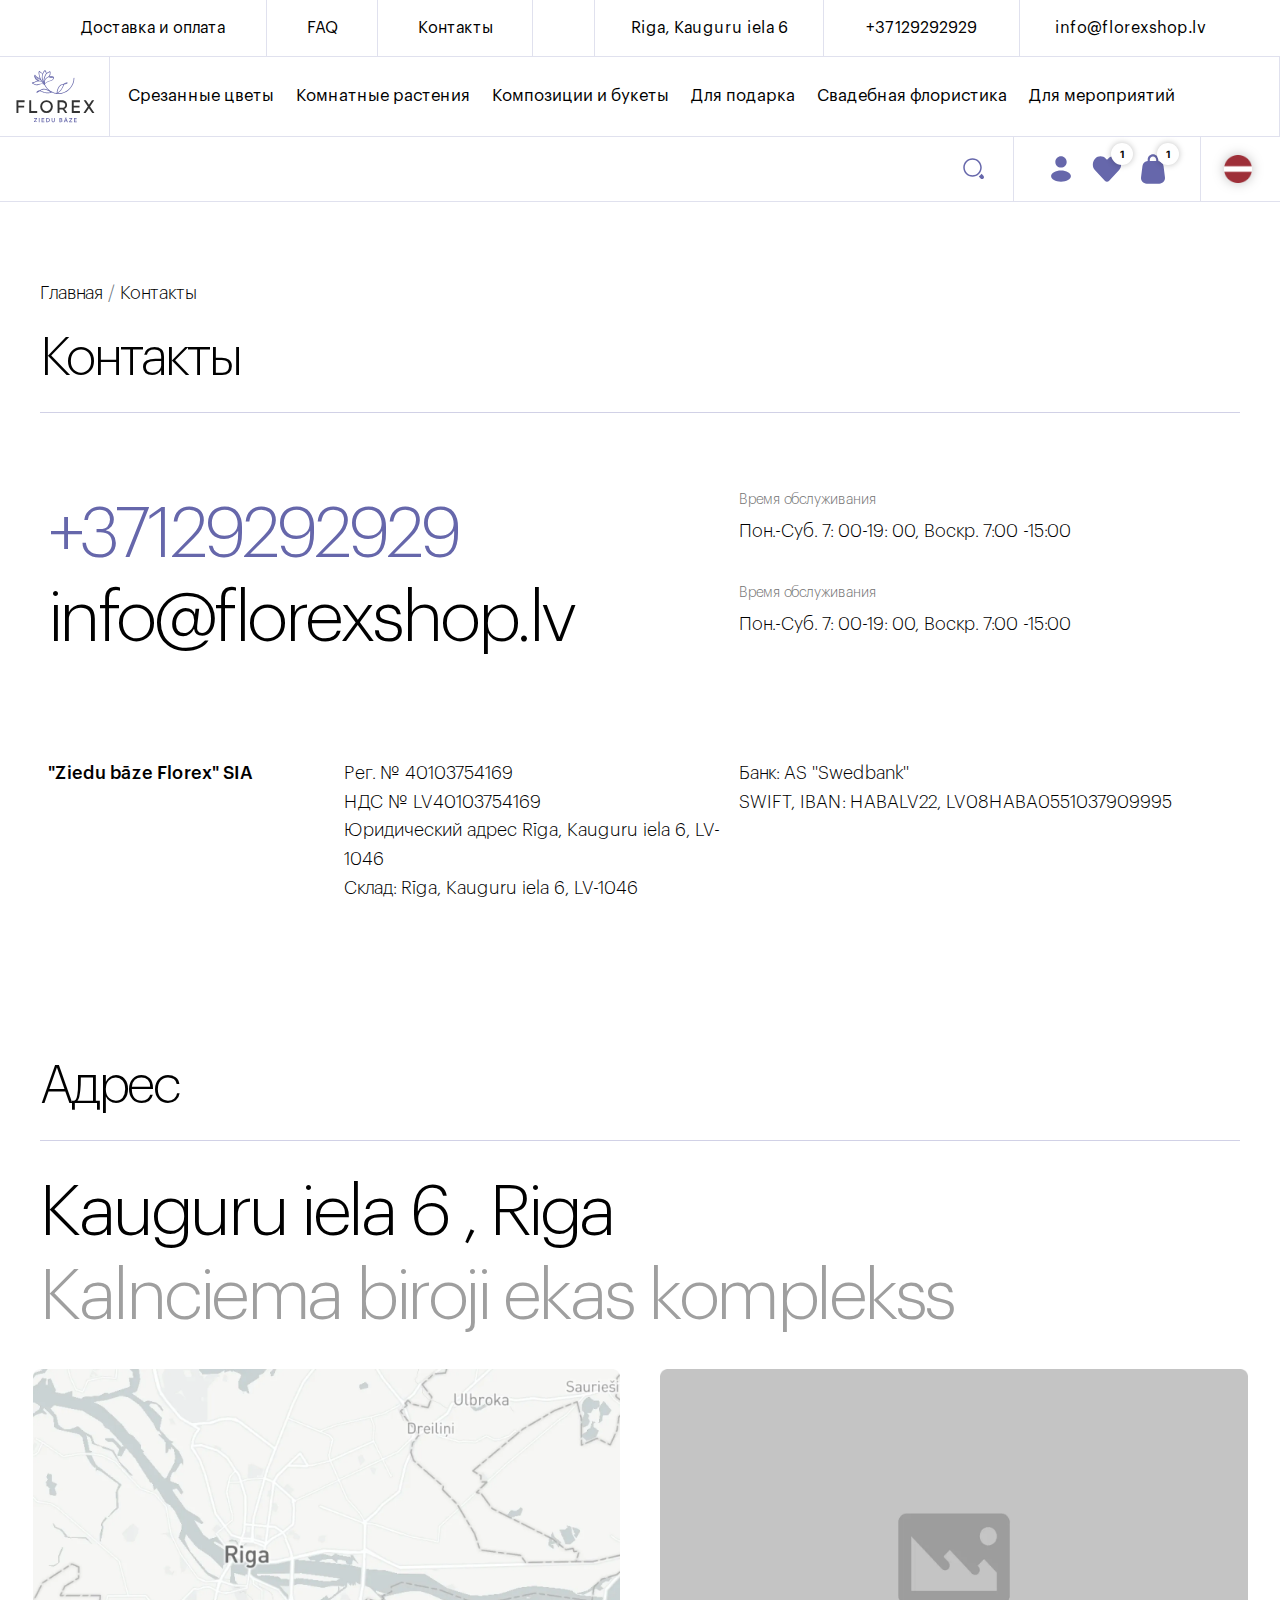
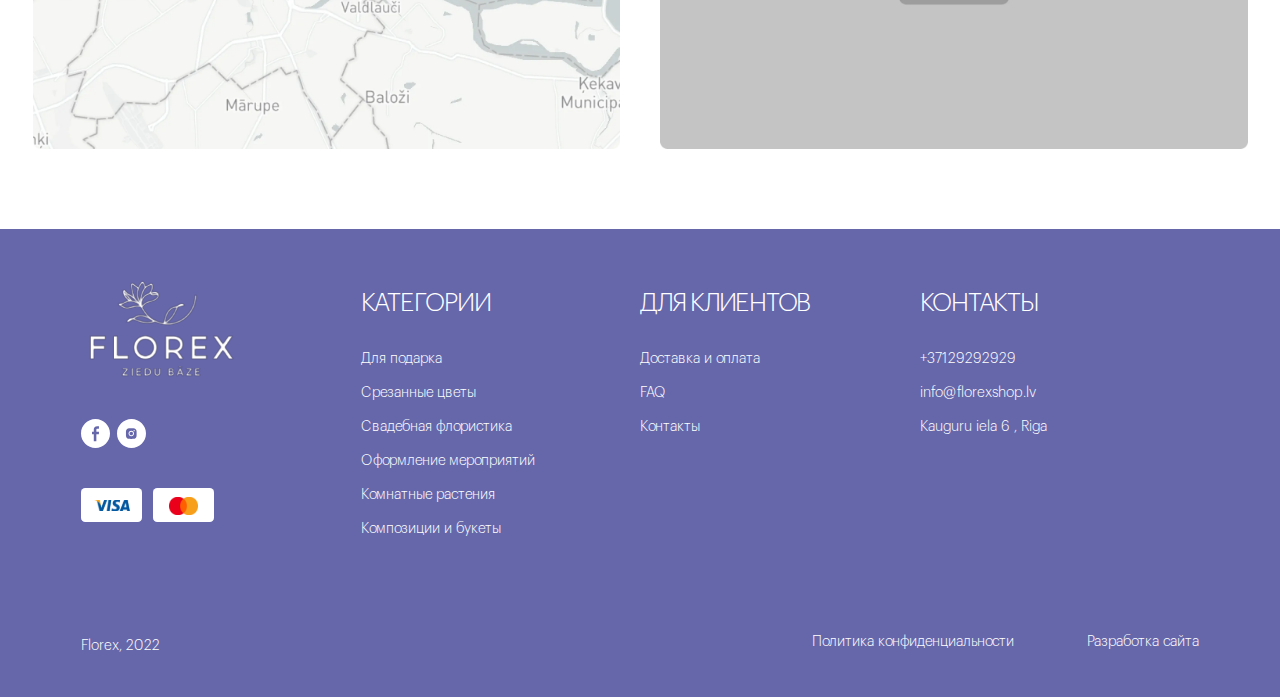
<file: contact_404/contact.html>
<!doctype html>
<html lang="en">

<head>
  <meta charset="utf-8">
  <meta name="viewport" content="width=device-width, initial-scale=1">
  <title>CONTACT</title>
  <link rel="stylesheet" href="../css/bootstrap.min.css">
  <link rel="stylesheet" href="../css/swiper-bundle.min.css">
  <link rel="stylesheet" href="../css/ion.rangeSlider.min.css">
  <link rel="stylesheet" href="../css/main.css">
  <link rel="stylesheet" href="../css/responsive.css">
</head>

<body>
    <!-- ======================== -->
    <!-- ======================== -->
    <!-- ======================== -->
    <header>
      <div class="nav__top d-none d-lg-block">
        <nav class="navbar navbar-expand-lg p-0 h-100">
          <div class="container-fluid">
            <button class="navbar-toggler" type="button" data-bs-toggle="collapse" data-bs-target="#navbarNavDropdown"
              aria-controls="navbarNavDropdown" aria-expanded="false" aria-label="Toggle navigation">
              <span class="navbar-toggler-icon"></span>
            </button>
            <div class="collapse navbar-collapse justify-content-between align-items-center" id="navbarNavDropdown">
              <ul class="navbar-nav w-100 d-flex justify-content-between">
                <div class="d-flex align-items-center">
                  <li class="nav-item">
                    <a class="nav-link" href="cart_01.html">Доставка и оплата</a>
                  </li>
                  <li class="nav-item">
                    <a class="nav-link" href="#">FAQ</a>
                  </li>
                  <li class="nav-item">
                    <a class="nav-link" href="../contact_404/contact.html">Контакты</a>
                  </li>
                </div>
                <div class="w-100 d-none">
                  <form class="position-relative h-100" role="search">
                    <input class="form-control bg-transparent me-2 h-100 w-100 shadow-none" type="search"
                      placeholder="Поиск по каталогу..." aria-label="Search">
                    <button class="btn position-absolute" type="submit">
                      <svg width="25" height="25" viewBox="0 0 25 25" xmlns="http://www.w3.org/2000/svg">
                        <path fill-rule="evenodd" clip-rule="evenodd"
                          d="M19.0104 10.9377C19.0104 15.3962 15.396 19.0106 10.9375 19.0106C6.47893 19.0106 2.86456 15.3962 2.86456 10.9377C2.86456 6.47911 6.47893 2.86475 10.9375 2.86475C15.396 2.86475 19.0104 6.47911 19.0104 10.9377ZM10.9375 20.5731C16.259 20.5731 20.5729 16.2592 20.5729 10.9377C20.5729 5.61617 16.259 1.30225 10.9375 1.30225C5.61599 1.30225 1.30206 5.61617 1.30206 10.9377C1.30206 16.2592 5.61599 20.5731 10.9375 20.5731ZM22.3142 22.3144C21.511 23.1176 20.2087 23.1176 19.4055 22.3144L17.4545 20.3635C18.5901 19.5768 19.5767 18.5903 20.3633 17.4547L22.3142 19.4056C23.1175 20.2089 23.1175 21.5112 22.3142 22.3144Z" />
                      </svg>
  
                    </button>
                  </form>
                </div>
   
                
                <div class="right d-flex align-items-center">
                  <li class="nav-item">
                    <a class="nav-link " href="#">Riga, Kauguru iela 6</a>
                  </li>
                  <li class="nav-item">
                    <a class="nav-link" href="#">+37129292929</a>
                  </li>
                  <li class="nav-item">
                    <a class="nav-link" href="#">info@florexshop.lv</a>
                  </li>
                </div>
  
              </ul>
  
            </div>
          </div>
        </nav>
      </div>
      <div class="nav__bottom d-none d-lg-block">
        <nav class="navbar navbar-expand-lg h-100 p-0 flex-column">
          <div class="container-fluid h-100">
            <a class="navbar-brand p-0 m-0 h-100" href="index.html">
              <img src="../images/logo.svg" alt="">
            </a>
            <button class="navbar-toggler" type="button" data-bs-toggle="collapse"
              data-bs-target="#navbarSupportedContent" aria-controls="navbarSupportedContent" aria-expanded="false"
              aria-label="Toggle navigation">
              <span class="navbar-toggler-icon"></span>
            </button>
            <div class="collapse navbar-collapse h-100" id="navbarSupportedContent">
              <ul class="navbar-nav mb-2 mb-lg-0 h-100 align-items-center">
                <li class="nav-item">
                  <a class="nav-link" href="#">Срезанные цветы</a>
                </li>
                <li class="nav-item">
                  <a class="nav-link" href="#">Комнатные растения</a>
                </li>
                <li class="nav-item">
                  <a class="nav-link" href="#">Композиции и букеты</a>
                </li>
                <li class="nav-item">
                  <a class="nav-link" href="#">Для подарка</a>
                </li>
                <li class="nav-item">
                  <a class="nav-link" href="#">Свадебная флористика</a>
                </li>
                <li class="nav-item">
                  <a class="nav-link pe-0" href="#">Для мероприятий</a>
                </li>
              </ul>
              <ul class="search__bar">
                <li><a href="#">
                    <svg width="34" height="34" viewBox="0 0 34 34" fill="none" xmlns="http://www.w3.org/2000/svg">
                      <path fill-rule="evenodd" clip-rule="evenodd"
                        d="M25.8542 14.8752C25.8542 20.9388 20.9386 25.8543 14.875 25.8543C8.81138 25.8543 3.89584 20.9388 3.89584 14.8752C3.89584 8.81154 8.81138 3.896 14.875 3.896C20.9386 3.896 25.8542 8.81154 25.8542 14.8752ZM14.875 27.9793C22.1122 27.9793 27.9792 22.1124 27.9792 14.8752C27.9792 7.63793 22.1122 1.771 14.875 1.771C7.63778 1.771 1.77084 7.63793 1.77084 14.8752C1.77084 22.1124 7.63778 27.9793 14.875 27.9793ZM30.3474 30.3475C29.255 31.4399 27.4839 31.4399 26.3915 30.3475L23.7382 27.6943C25.2826 26.6244 26.6243 25.2827 27.6941 23.7383L30.3474 26.3916C31.4398 27.484 31.4398 29.2551 30.3474 30.3475Z"
                        fill="#6667AB" />
                    </svg>
                  </a>
                  <input type="text" class="form-control" placeholder="Search">
                </li>
              </ul>
              <ul class="shopping__bar">
                <li class="buy__bar">
                  <a href="#">
                    <svg width="34" height="34" viewBox="0 0 34 34" fill="none" xmlns="http://www.w3.org/2000/svg">
                      <path fill-rule="evenodd" clip-rule="evenodd"
                        d="M17 15.5833C20.1296 15.5833 22.6667 13.0463 22.6667 9.91667C22.6667 6.78705 20.1296 4.25 17 4.25C13.8704 4.25 11.3333 6.78705 11.3333 9.91667C11.3333 13.0463 13.8704 15.5833 17 15.5833ZM17 29.75C22.4768 29.75 26.9167 27.2129 26.9167 24.0833C26.9167 20.9537 22.4768 18.4167 17 18.4167C11.5232 18.4167 7.08334 20.9537 7.08334 24.0833C7.08334 27.2129 11.5232 29.75 17 29.75Z"
                        fill="#6667AB" />
                    </svg>
                    <div class="add__number d-none">1</div>
                  </a>
                </li>
                <li class="buy__bar">
                  <a href="#" type="button" data-bs-toggle="modal" data-bs-target="#exampleModal">
                    <svg width="34" height="34" viewBox="0 0 34 34" fill="none" xmlns="http://www.w3.org/2000/svg">
                      <path
                        d="M18.0838 6.66157L17 7.82598L15.9162 6.66158C12.9233 3.44614 8.07089 3.44614 5.07801 6.66157C2.08512 9.877 2.08512 15.0902 5.078 18.3057L14.8324 28.7854C16.0295 30.0715 17.9705 30.0715 19.1676 28.7854L28.922 18.3057C31.9149 15.0902 31.9149 9.877 28.922 6.66157C25.9291 3.44614 21.0767 3.44614 18.0838 6.66157Z"
                        fill="#6667AB" />
                    </svg>
                    <div class="add__number">1</div>
                  </a>
                </li>
                <li class="buy__bar me-0">
                  <a href="#" type="button" data-bs-toggle="offcanvas" data-bs-target="#offcanvasRight"
                    aria-controls="offcanvasRight">
                    <svg width="34" height="34" viewBox="0 0 34 34" fill="none" xmlns="http://www.w3.org/2000/svg">
                      <path fill-rule="evenodd" clip-rule="evenodd"
                        d="M17 2.30225C14.066 2.30225 11.6875 4.68073 11.6875 7.61475V9.04526C9.00675 9.23221 6.80075 11.2922 6.46288 13.9952L5.04621 25.3285C4.62344 28.7107 7.26063 31.6981 10.6691 31.6981H23.3309C26.7394 31.6981 29.3766 28.7107 28.9538 25.3285L27.5372 13.9952C27.1993 11.2922 24.9933 9.23221 22.3125 9.04526V7.61475C22.3125 4.68073 19.934 2.30225 17 2.30225ZM20.1875 9.03141V7.61475C20.1875 5.85434 18.7604 4.42725 17 4.42725C15.2396 4.42725 13.8125 5.85434 13.8125 7.61475V9.03141H20.1875Z"
                        fill="#6667AB" />
                    </svg>
                    <div class="add__number">1</div>
                  </a>
                </li>
              </ul>
              <ul class="flag__bar">
                <li>
                  <div class="dropdown border-0 shadow-none">
                    <a class="btn dropdown-toggle  border-0 shadow-none d-flex align-items-center" href="#" role="button"
                      data-bs-toggle="dropdown" aria-expanded="false">
                      <div class="dropdown__img"><img class="w-100" src="../images/flag_Latvian.png" alt=""></div>
                      <div class="dropdown__text">Latviski</div>
                    </a>
  
                    <ul class="dropdown-menu">
                      <li>
                        <a class="dropdown-item" href="#">
                          <div class="dropdown__img"><img class="w-100" src="../images/Russian.png" alt=""></div>
                          <div class="dropdown__text">Russian</div>
                        </a>
                      </li>
                      <li>
                        <a class="dropdown-item" href="#">
                          <div class="dropdown__img"><img class="w-100" src="../images/Germany.png" alt=""></div>
                          <div class="dropdown__text">Germany</div>
                        </a>
                      </li>
                      <li>
                        <a class="dropdown-item" href="#">
                          <div class="dropdown__img"><img class="w-100" src="../images/Spain.png" alt=""></div>
                          <div class="dropdown__text">Spain</div>
                        </a>
                      </li>
                    </ul>
                  </div>
                  </a>
                </li>
              </ul>
            </div>
          </div>
  
        </nav>
      </div>
      <!-- END HEADER NEXT LINE  -->
      <div class="spearte__header nav__bottom h-auto justify-content-end align-items-center">
        <ul class="search__bar py-4 pe-5 h-100">
          <li><a href="#" class="field">
              <svg width="34" height="34" viewBox="0 0 34 34" fill="none" xmlns="http://www.w3.org/2000/svg">
                <path fill-rule="evenodd" clip-rule="evenodd"
                  d="M25.8542 14.8752C25.8542 20.9388 20.9386 25.8543 14.875 25.8543C8.81138 25.8543 3.89584 20.9388 3.89584 14.8752C3.89584 8.81154 8.81138 3.896 14.875 3.896C20.9386 3.896 25.8542 8.81154 25.8542 14.8752ZM14.875 27.9793C22.1122 27.9793 27.9792 22.1124 27.9792 14.8752C27.9792 7.63793 22.1122 1.771 14.875 1.771C7.63778 1.771 1.77084 7.63793 1.77084 14.8752C1.77084 22.1124 7.63778 27.9793 14.875 27.9793ZM30.3474 30.3475C29.255 31.4399 27.4839 31.4399 26.3915 30.3475L23.7382 27.6943C25.2826 26.6244 26.6243 25.2827 27.6941 23.7383L30.3474 26.3916C31.4398 27.484 31.4398 29.2551 30.3474 30.3475Z"
                  fill="#6667AB" />
              </svg>
            </a>
  
            <input type="text" class="form-control" placeholder="Search">
          </li>
        </ul>
        <ul class="shopping__bar py-4 px-5 w-auto">
          <li class="buy__bar">
            <a href="#">
              <svg width="34" height="34" viewBox="0 0 34 34" fill="none" xmlns="http://www.w3.org/2000/svg">
                <path fill-rule="evenodd" clip-rule="evenodd"
                  d="M17 15.5833C20.1296 15.5833 22.6667 13.0463 22.6667 9.91667C22.6667 6.78705 20.1296 4.25 17 4.25C13.8704 4.25 11.3333 6.78705 11.3333 9.91667C11.3333 13.0463 13.8704 15.5833 17 15.5833ZM17 29.75C22.4768 29.75 26.9167 27.2129 26.9167 24.0833C26.9167 20.9537 22.4768 18.4167 17 18.4167C11.5232 18.4167 7.08334 20.9537 7.08334 24.0833C7.08334 27.2129 11.5232 29.75 17 29.75Z"
                  fill="#6667AB" />
              </svg>
              <div class="add__number d-none">1</div>
            </a>
          </li>
          <li class="buy__bar">
            <a href="#" type="button" data-bs-toggle="modal" data-bs-target="#exampleModal">
              <svg width="34" height="34" viewBox="0 0 34 34" fill="none" xmlns="http://www.w3.org/2000/svg">
                <path
                  d="M18.0838 6.66157L17 7.82598L15.9162 6.66158C12.9233 3.44614 8.07089 3.44614 5.07801 6.66157C2.08512 9.877 2.08512 15.0902 5.078 18.3057L14.8324 28.7854C16.0295 30.0715 17.9705 30.0715 19.1676 28.7854L28.922 18.3057C31.9149 15.0902 31.9149 9.877 28.922 6.66157C25.9291 3.44614 21.0767 3.44614 18.0838 6.66157Z"
                  fill="#6667AB" />
              </svg>
              <div class="add__number">1</div>
            </a>
          </li>
          <li class="buy__bar me-0">
            <a href="#" type="button" data-bs-toggle="offcanvas" data-bs-target="#offcanvasRight"
              aria-controls="offcanvasRight">
              <svg width="34" height="34" viewBox="0 0 34 34" fill="none" xmlns="http://www.w3.org/2000/svg">
                <path fill-rule="evenodd" clip-rule="evenodd"
                  d="M17 2.30225C14.066 2.30225 11.6875 4.68073 11.6875 7.61475V9.04526C9.00675 9.23221 6.80075 11.2922 6.46288 13.9952L5.04621 25.3285C4.62344 28.7107 7.26063 31.6981 10.6691 31.6981H23.3309C26.7394 31.6981 29.3766 28.7107 28.9538 25.3285L27.5372 13.9952C27.1993 11.2922 24.9933 9.23221 22.3125 9.04526V7.61475C22.3125 4.68073 19.934 2.30225 17 2.30225ZM20.1875 9.03141V7.61475C20.1875 5.85434 18.7604 4.42725 17 4.42725C15.2396 4.42725 13.8125 5.85434 13.8125 7.61475V9.03141H20.1875Z"
                  fill="#6667AB" />
              </svg>
              <div class="add__number">1</div>
            </a>
          </li>
        </ul>
        <ul class="flag__bar ms-4 me-0">
          <li>
            <div class="dropdown border-0 shadow-none">
              <a class="btn dropdown-toggle  border-0 shadow-none d-flex align-items-center" href="#" role="button"
                data-bs-toggle="dropdown" aria-expanded="false">
                <div class="dropdown__img"><img class="w-100" src="../images/flag_Latvian.png" alt=""></div>
                <div class="dropdown__text">Latviski</div>
              </a>
  
              <ul class="dropdown-menu">
                <li>
                  <a class="dropdown-item" href="#">
                    <div class="dropdown__img"><img class="w-100" src="../images/Russian.png" alt=""></div>
                    <div class="dropdown__text">Russian</div>
                  </a>
                </li>
                <li>
                  <a class="dropdown-item" href="#">
                    <div class="dropdown__img"><img class="w-100" src="../images/Germany.png" alt=""></div>
                    <div class="dropdown__text">Germany</div>
                  </a>
                </li>
                <li>
                  <a class="dropdown-item" href="#">
                    <div class="dropdown__img"><img class="w-100" src="../images/Spain.png" alt=""></div>
                    <div class="dropdown__text">Spain</div>
                  </a>
                </li>
              </ul>
            </div>
            </a>
          </li>
        </ul>
      </div>
      <!-- MOBO VIEW  -->
      <div class="d-block d-lg-none h-100 mobile">
        <div class="mobo bg-white h-100 d-flex align-items-center justify-content-between">
          <div class="h-100">
            <a class="brand p-0 m-0 h-100" href="index.html">
              <img src="../images/logo.svg" alt="">
            </a>
          </div>
          <div class="small__menu">
            <a class="btn border-0 rounded-0" data-bs-toggle="offcanvas" href="#offcanvasExample" role="button"
              aria-controls="offcanvasExample">
              <img src="../images/menu.svg" alt="">
            </a>
          </div>
          <div class="mobo__shopping">
            <ul class="shopping__bar">
              <li class="buy__bar">
                <a href="#">
                  <svg width="34" height="34" viewBox="0 0 34 34" fill="none" xmlns="http://www.w3.org/2000/svg">
                    <path fill-rule="evenodd" clip-rule="evenodd"
                      d="M17 15.5833C20.1296 15.5833 22.6667 13.0463 22.6667 9.91667C22.6667 6.78705 20.1296 4.25 17 4.25C13.8704 4.25 11.3333 6.78705 11.3333 9.91667C11.3333 13.0463 13.8704 15.5833 17 15.5833ZM17 29.75C22.4768 29.75 26.9167 27.2129 26.9167 24.0833C26.9167 20.9537 22.4768 18.4167 17 18.4167C11.5232 18.4167 7.08334 20.9537 7.08334 24.0833C7.08334 27.2129 11.5232 29.75 17 29.75Z"
                      fill="#6667AB" />
                  </svg>
                </a>
              </li>
              <li class="buy__bar">
                <a href="#" type="button" data-bs-toggle="modal" data-bs-target="#exampleModal">
                  <svg width="34" height="34" viewBox="0 0 34 34" fill="none" xmlns="http://www.w3.org/2000/svg">
                    <path
                      d="M18.0838 6.66157L17 7.82598L15.9162 6.66158C12.9233 3.44614 8.07089 3.44614 5.07801 6.66157C2.08512 9.877 2.08512 15.0902 5.078 18.3057L14.8324 28.7854C16.0295 30.0715 17.9705 30.0715 19.1676 28.7854L28.922 18.3057C31.9149 15.0902 31.9149 9.877 28.922 6.66157C25.9291 3.44614 21.0767 3.44614 18.0838 6.66157Z"
                      fill="#6667AB" />
                  </svg>
                  <div class="add__number">1</div>
                </a>
              </li>
              <li class="buy__bar ">
                <a href="#" type="button" data-bs-toggle="offcanvas" data-bs-target="#offcanvasRight"
                  aria-controls="offcanvasRight">
                  <svg width="34" height="34" viewBox="0 0 34 34" fill="none" xmlns="http://www.w3.org/2000/svg">
                    <path fill-rule="evenodd" clip-rule="evenodd"
                      d="M17 2.30225C14.066 2.30225 11.6875 4.68073 11.6875 7.61475V9.04526C9.00675 9.23221 6.80075 11.2922 6.46288 13.9952L5.04621 25.3285C4.62344 28.7107 7.26063 31.6981 10.6691 31.6981H23.3309C26.7394 31.6981 29.3766 28.7107 28.9538 25.3285L27.5372 13.9952C27.1993 11.2922 24.9933 9.23221 22.3125 9.04526V7.61475C22.3125 4.68073 19.934 2.30225 17 2.30225ZM20.1875 9.03141V7.61475C20.1875 5.85434 18.7604 4.42725 17 4.42725C15.2396 4.42725 13.8125 5.85434 13.8125 7.61475V9.03141H20.1875Z"
                      fill="#6667AB" />
                  </svg>
                  <div class="add__number">1</div>
                </a>
              </li>
            </ul>
          </div>
        </div>
        <div class="offcanvas offcanvas-start w-100" tabindex="-1" id="offcanvasExample"
          aria-labelledby="offcanvasExampleLabel">
          <div class="offcanvas-header">
            <button type="button" class="btn-close ms-auto shadow-none" data-bs-dismiss="offcanvas"
              aria-label="Close"></button>
          </div>
          <div class="offcanvas-body">
            <form class="d-flex position-relative serach__menu" role="search">
              <input class="form-control me-2 searchField shadow-none" type="search" placeholder="Поиск"
                aria-label="Search">
              <button class="btn position-absolute btn-close shadow-none" type="submit"></button>
              <ul class="menuSearch">
                <li class="media">
                  <div class="img">
                    <img src="../images/gallery_01.png" alt="">
                  </div>
                  <div class="media-body">
                    <p>Сезонное предложение </p>
                    <p>PINK ORCHID</p>
                  </div>
                </li>
                <li class="media">
                  <div class="img">
                    <img src="../images/gallery_01.png" alt="">
                  </div>
                  <div class="media-body">
                    <p>Сезонное предложение </p>
                    <p>Red ORCHID</p>
                  </div>
                </li>
                <li class="media">
                  <div class="img">
                    <img src="../images/gallery_01.png" alt="">
                  </div>
                  <div class="media-body">
                    <p>Сезонное предложение </p>
                    <p>Brown ORCHID</p>
                  </div>
                </li>
              </ul>
            </form>
            <ul class="menu">
              <li><a href="#">Срезанные цветы</a></li>
              <li><a href="#">kомнатные растения</a></li>
              <li><a href="#">Композиции и букеты</a></li>
              <li><a href="#">Для подарка</a></li>
              <li><a href="#">Свадебная флористика</a></li>
              <li><a href="#">Для мероприятий</a></li>
            </ul>
            <ul class="menu">
              <li><a href="#">Доставка и оплата</a></li>
              <li><a href="#">FAQ</a></li>
              <li><a href="#">Контакты</a></li>
            </ul>
            <ul class="menu">
              <li><a href="#">Riga, Kauguru iela 6</a></li>
              <li><a href="#">+37129292929</a></li>
              <li><a href="#">info@florexshop.lv</a></li>
            </ul>
            <ul class="flag">
              <li class="d-flex align-items-center">
                <div class="flag__img"><img class="w-100" src="../images/flag_Latvian.png" alt=""></div>
                <div class="flag__text">Latviski</div>
              </li>
            </ul>
  
  
          </div>
  
        </div>
    </header>
    <div class="offcanvas carty offcanvas-end" tabindex="-1" id="offcanvasRight" aria-labelledby="offcanvasRightLabel">
        <div class="offcanvas-header">
            <button type="button" class="btn-close text-white m-0" data-bs-dismiss="offcanvas" aria-label="Close"></button>

            <h5 class="offcanvas-title" id="offcanvasRightLabel">Tavs iepirkumu grozs</h5>
        </div>
        <div class="offcanvas-body">
            <div class="total__items row justify-content-between ">
                <div>
                    <div class="items__layouts bb__line">
                        <div class="items__layouts_dele">
                            <a href="#">
                                <svg width="16" height="20" viewBox="0 0 16 20" fill="none" xmlns="http://www.w3.org/2000/svg">
                                    <path fill-rule="evenodd" clip-rule="evenodd" d="M5.40627 0.890599C5.7772 0.334202 6.40166 0 7.07037 0H8.92963C9.59834 0 10.2228 0.334202 10.5937 0.8906L11.5 2.25H15.25C15.6642 2.25 16 2.58579 16 3C16 3.41421 15.6642 3.75 15.25 3.75H0.75C0.335786 3.75 0 3.41421 0 3C0 2.58579 0.335786 2.25 0.75 2.25H4.5L5.40627 0.890599ZM11 20H5C2.79086 20 1 18.2091 1 16V5H15V16C15 18.2091 13.2091 20 11 20ZM6 8.25C6.41421 8.25 6.75 8.58579 6.75 9V16C6.75 16.4142 6.41421 16.75 6 16.75C5.58579 16.75 5.25 16.4142 5.25 16L5.25 9C5.25 8.58579 5.58579 8.25 6 8.25ZM10 8.25C10.4142 8.25 10.75 8.58579 10.75 9V16C10.75 16.4142 10.4142 16.75 10 16.75C9.58579 16.75 9.25 16.4142 9.25 16V9C9.25 8.58579 9.58579 8.25 10 8.25Z" fill="#6667AB"/>
                                    </svg>
                            </a>
                                
                        </div>
                        <div class="items__layouts_img">
                            <img class="w-100" src="../images/demo__pro.png" alt="">
                        </div>
                        <div class="items__layouts_tittle d-flex flex-column h-100">
                            <div class="items__layouts_tittle_name">Сезонное предложение 
                                PINK ORCHID</div>
                                <div class="items__layouts_prize ms-0 d-none">
                                    <div class="items__layouts_tittle_name">€30.00</div>
                                </div>
                        </div>
                        <div class="items__layouts_prize">
                            <div class="items__layouts_tittle_name">€30.00</div>
                        </div>
                        
                        
                    </div>
                    <div class="items__layouts bb__line">
                        <div class="items__layouts_dele">
                            <a href="#">
                                <svg width="16" height="20" viewBox="0 0 16 20" fill="none" xmlns="http://www.w3.org/2000/svg">
                                    <path fill-rule="evenodd" clip-rule="evenodd" d="M5.40627 0.890599C5.7772 0.334202 6.40166 0 7.07037 0H8.92963C9.59834 0 10.2228 0.334202 10.5937 0.8906L11.5 2.25H15.25C15.6642 2.25 16 2.58579 16 3C16 3.41421 15.6642 3.75 15.25 3.75H0.75C0.335786 3.75 0 3.41421 0 3C0 2.58579 0.335786 2.25 0.75 2.25H4.5L5.40627 0.890599ZM11 20H5C2.79086 20 1 18.2091 1 16V5H15V16C15 18.2091 13.2091 20 11 20ZM6 8.25C6.41421 8.25 6.75 8.58579 6.75 9V16C6.75 16.4142 6.41421 16.75 6 16.75C5.58579 16.75 5.25 16.4142 5.25 16L5.25 9C5.25 8.58579 5.58579 8.25 6 8.25ZM10 8.25C10.4142 8.25 10.75 8.58579 10.75 9V16C10.75 16.4142 10.4142 16.75 10 16.75C9.58579 16.75 9.25 16.4142 9.25 16V9C9.25 8.58579 9.58579 8.25 10 8.25Z" fill="#6667AB"/>
                                    </svg>
                            </a>
                                
                        </div>
                        <div class="items__layouts_img">
                            <img class="w-100" src="../images/demo__pro.png" alt="">
                        </div>
                        <div class="items__layouts_tittle d-flex flex-column h-100">
                            <div class="items__layouts_tittle_name">Сезонное предложение 
                                PINK ORCHID</div>
                                <div class="items__layouts_prize ms-0 d-none">
                                    <div class="items__layouts_tittle_name">€30.00</div>
                                </div>
                        </div>
                        <div class="items__layouts_prize">
                            <div class="items__layouts_tittle_name">€30.00</div>
                        </div>
                        
                        
                    </div>
                    <div class="items__layouts bb__line">
                        <div class="items__layouts_dele">
                            <a href="#">
                                <svg width="16" height="20" viewBox="0 0 16 20" fill="none" xmlns="http://www.w3.org/2000/svg">
                                    <path fill-rule="evenodd" clip-rule="evenodd" d="M5.40627 0.890599C5.7772 0.334202 6.40166 0 7.07037 0H8.92963C9.59834 0 10.2228 0.334202 10.5937 0.8906L11.5 2.25H15.25C15.6642 2.25 16 2.58579 16 3C16 3.41421 15.6642 3.75 15.25 3.75H0.75C0.335786 3.75 0 3.41421 0 3C0 2.58579 0.335786 2.25 0.75 2.25H4.5L5.40627 0.890599ZM11 20H5C2.79086 20 1 18.2091 1 16V5H15V16C15 18.2091 13.2091 20 11 20ZM6 8.25C6.41421 8.25 6.75 8.58579 6.75 9V16C6.75 16.4142 6.41421 16.75 6 16.75C5.58579 16.75 5.25 16.4142 5.25 16L5.25 9C5.25 8.58579 5.58579 8.25 6 8.25ZM10 8.25C10.4142 8.25 10.75 8.58579 10.75 9V16C10.75 16.4142 10.4142 16.75 10 16.75C9.58579 16.75 9.25 16.4142 9.25 16V9C9.25 8.58579 9.58579 8.25 10 8.25Z" fill="#6667AB"/>
                                    </svg>
                            </a>
                                
                        </div>
                        <div class="items__layouts_img">
                            <img class="w-100" src="../images/demo__pro.png" alt="">
                        </div>
                        <div class="items__layouts_tittle d-flex flex-column h-100">
                            <div class="items__layouts_tittle_name">Сезонное предложение 
                                PINK ORCHID</div>
                                <div class="items__layouts_prize ms-0 d-none">
                                    <div class="items__layouts_tittle_name">€30.00</div>
                                </div>
                        </div>
                        <div class="items__layouts_prize">
                            <div class="items__layouts_tittle_name">€30.00</div>
                        </div>
                        
                        
                    </div>
                </div>
                <div class="total__bill_amount bb__line">
                    <div class="total__bill_amount_head">Kopsumma</div>
                    <div class="total__bill_amount_prize">€120.00</div>
                </div>
                <div class="total__bill_btns">
                    <a href="#" class="total__bill_btn">ОТКРЫТЬ КОРЗИНУ</a>
                    <a href="#" class="total__bill_btn outline">ОТКРЫТЬ КОРЗИНУ</a>
                </div>
            </div>
        </div>
    </div>
    <!-- MOADAL -->
    <div class="modal fade" id="exampleModal" tabindex="-1" aria-labelledby="exampleModalLabel" aria-hidden="true">
        <div class="modal-dialog">
        <div class="modal-content">
            <div class="modal-header">
            <button type="button" class="btn shadow-none ms-auto" data-bs-dismiss="modal" aria-label="Close">
                <svg width="28" height="27" viewBox="0 0 28 27" fill="none" xmlns="http://www.w3.org/2000/svg">
                    <path d="M1.50913 1L26.71 26.2009M1 26.2009L26.2009 1" stroke="#6667AB"/>
                    </svg>
                    
            </button>
            </div>
            <div class="modal-body">
            <h3>Ссылка скопирована <br>
                в буфер обмена</h3>
                <p>
                    www.florexshop.lv/category/offers/pink-orchid
                </p>
                <div class="product__item_add d-flex justify-content-center mb-md-5 pb-5">
                    <a href="#" class="product__item_add_btn mx-auto">
                        СКОПИРОВАТЬ ЕЩЕ РАЗ
                    </a>
                </div>
            </div>
            
        </div>
        </div>
    </div>
    <!-- ======================== -->
    <!-- ======================== -->
    <!-- ======================== -->
    <!-- ======================== -->
  <section class="head__border start__space end__space">
    <div class="container-fluid my__container">
            <nav aria-label="breadcrumb">
                <ol class="breadcrumb">
                  <li class="breadcrumb-item"><a href="#">Главная</a></li>
                  <li class="breadcrumb-item active" aria-current="page">Контакты</li>
                </ol>
            </nav>
              
            <h2 class="head__border__tittle text-start">
                Контакты
            </h2>
    </div>
  </section>
  <section class="section__tittle end__space Ziedu px-0">
    <div class="container-fluid my__container">
      <div class="row mx-0 end__space">
        <div class="col-12 mx-auto">
            <div class="row mx-0 justify-content-between">
                <div class="col-lg-6 px-0">
                    <h2 class="section__heading contact__pg text-start my-0">
                        <a href="#" class="primary">+37129292929</a> <br class="d-block">
                        <a href="#" class="dark">info@florexshop.lv</a> 
                      </h2>
                </div>
                <div class="col-lg-5 px-0">
                    <div class="contact__time">
                        <p class="contact__time_small">Время обслуживания</p>
                        <p class="contact__time_text">Пон.-Суб.  7: 00-19: 00, Воскр. 7:00 -15:00</p>
                    </div>
                    <div class="contact__time">
                        <p class="contact__time_small">Время обслуживания</p>
                        <p class="contact__time_text">Пон.-Суб.  7: 00-19: 00, Воскр. 7:00 -15:00</p>
                    </div>
                </div>
            </div>
        </div>
      </div>
      <div class="row mx-0 end__space">
        <div class="col-12 mx-auto">
            <div class="row mx-0 end__space">
                <div class="col-md-3 px-0 pe-3">
                    <div class="contact__info">
                        <h2 class="contact__info__bold_text">
                            "Ziedu bāze Florex" SIA
                        </h2>
                    </div>
                </div>
                <div class="col-md-4 px-0 pe-3">
                    <div class="contact__info">
                        <p class="contact__info_text">
                            Рег. №  40103754169
                        </p>
                        <p class="contact__info_text">
                            НДС № LV40103754169
                        </p>
                        <p class="contact__info_text">
                            Юридический адрес Rīga, Kauguru iela 6, LV-1046
                        </p>
                        <p class="contact__info_text">
                            Склад: Rīga, Kauguru iela 6, LV-1046
                        </p>
                    </div>
                </div>
                <div class="col-md-5 px-0 ">
                    <div class="contact__info">
                        <p class="contact__info_text">
                            Банк: AS ''Swedbank''
                        </p>
                        <p class="contact__info_text">
                            SWIFT, IBAN: HABALV22, LV08HABA0551037909995
                        </p>
                    </div>
                </div>
            </div>
        </div>
      </div>
    </div>
  </section>
  <!-- ======================== -->
  <!-- ======================== -->
  <!-- ======================== -->
  <!-- ======================== -->
  <!-- ======================== -->
  <!-- ======================== -->
  <!-- ======================== -->
  <section class="head__border ">
    <div class="container-fluid my__container">
            <h2 class="head__border__tittle text-start">
                Адрес
              </h2>
    </div>
  </section>
  <section class="section__tittle px-0">
    <div class="container-fluid my__container">
            <h2 class="section__heading contact__pg text-start riga">
                Kauguru iela 6 , Riga<br>
    <span>Kalnciema biroji ekas komplekss</span>
              </h2>
    </div>
  </section>


  <section class="three__cards contact mt-0">
    <div class="container-fluid my__container">
          <div class="row ">
            <div class="col-lg-6 ps-0 pe_2">
              <div class="hero__layout fif h-100">
                <div class="hero__layer p-0">
                  <div class="col">
                    <img class="w-100" src="../images/Map.webp" alt="">
                  </div>
                </div>
              </div>
            </div>
            <div class="col-lg-6 pe-0 ps_2">
              <div class="hero__layout fif h-100">
                <div class="hero__layer p-0">
                  <div class="col">
                    <img class="w-100" src="../images/dummy.webp" alt="">
                  </div>
                </div>
              </div>
            </div>
          </div>
    </div>
  </section>

  <footer id="f">
    <div class="container-fluid h-100">
        <div class="d-flex flex-column justify-content-between h-100">
            <div class="row mx-0 justify-content-start">
                <div class="col-lg-3 px-0 ">
                    <div class="d-flex justify-content-between align-items-center">
                        <div class="footer__logo">
                            <a href="#"><img class="w-100" src="../images/white__logo.svg" alt=""></a>

                        </div>
                        <ul class="footer__media_link d-flex d-lg-none">
                            <li><a href="#"><img class="w-100" src="../images/facebook.svg" alt=""></a></li>
                            <li><a href="#"><img class="w-100" src="../images/insta.svg" alt=""></a></li>
                        </ul>
                    </div>
                    <ul class="footer__media_link d-none d-lg-flex">
                        <li><a href="#"><img class="w-100" src="../images/facebook.svg" alt=""></a></li>
                        <li><a href="#"><img class="w-100" src="../images/insta.svg" alt=""></a></li>
                    </ul>
                    <ul class="footer__media_card order-1 d-none d-lg-flex">
                        <li><a href="#"><img class="w-100" src="../images/visa.svg" alt=""></a></li>
                        <li><a href="#"><img class="w-100" src="../images/master.svg" alt=""></a></li>
                    </ul>

                </div>
                <div class="col-lg-3 px-0 footer__inner_m">
                    <div class="footer__menu">КАТЕГОРИИ</div>
                    <ul class="footer__menu_list">
                        <li><a class="text-white" href="#">Для подарка</a></li>
                        <li><a class="text-white" href="#">Срезанные цветы</a></li>
                        <li><a class="text-white" href="#">Свадебная флористика</a></li>
                        <li><a class="text-white" href="#">Оформление мероприятий</a></li>
                        <li><a class="text-white" href="#">Комнатные растения</a></li>
                        <li><a class="text-white" href="#">Композиции и букеты</a></li>
                    </ul>
                </div>
                <div class="col-lg-3 px-0 footer__inner_m">
                    <div class="footer__menu">ДЛЯ КЛИЕНТОВ</div>
                    <ul class="footer__menu_list">
                        <li><a class="text-white" href="#">Доставка и оплата</a></li>
                        <li><a class="text-white" href="#">FAQ</a></li>
                        <li><a class="text-white" href="#">Контакты</a></li>
                    </ul>
                </div>
                <div class="col-lg-3 px-0 footer__inner_m">
                    <div class="footer__menu">КОНТАКТЫ</div>
                    <ul class="footer__menu_list">
                        <li><a class="text-white" href="#">+37129292929</a></li>
                        <li><a class="text-white" href="#">info@florexshop.lv</a></li>
                        <li><a class="text-white" href="#">Kauguru iela 6 , Riga</a></li>
                    </ul>
                </div>
                <ul class="footer__media_card d-flex d-lg-none ps-0  my-5">
                    <li><a href="#"><img class="w-100" src="../images/visa.svg" alt=""></a></li>
                    <li><a href="#"><img class="w-100" src="../images/master.svg" alt=""></a></li>
                </ul>
            </div>
            <div class="row tapy d-none d-lg-block">
                <div class="col d-flex justify-content-between align-items-center flex-wrap">
                    <div class="footer__invent">Florex, 2022</div>
                    <ul class="footer__menu_list d-flex align-items-center">
                        <li class=""><a class="text-white" href="#">Политика конфиденциальности</a></li>
                        <li class="me-0"><a class="text-white" href="#">Разработка сайта</a></li>
                    </ul>
                </div>
            </div>
            <div class="row tapy d-block d-lg-none">
                <div class="col d-flex justify-content-between align-items-center flex-wrap">
                    <ul class="footer__menu_list d-flex align-items-center">
                        <li class=""><a class="text-white" href="#">Политика <br> конфиденциальности</a></li>
                    </ul>
                    <div class="d-flex justify-content-between w-100 my-5">
                        <div class="footer__invent">Florex, 2022</div>
                        <ul class="footer__menu_list d-flex align-items-end">
                            <li class="me-0 ms-auto text-end"><a class="text-white" href="#">Разработка сайта</a></li>
                        </ul>
                    </div>

                </div>
            </div>
        </div>
    </div>
  </footer>

  <script src="../js/jquery.min.js"></script>
  <script src="../js/bootstrap.bundle.min.js"></script>
  <script src="../js/ion.rangeSlider.min.js"></script>
  <script src="../js/swiper-bundle.min.js"></script>
  <script src="../js/main.js"></script>
</body>

</html>
</file>
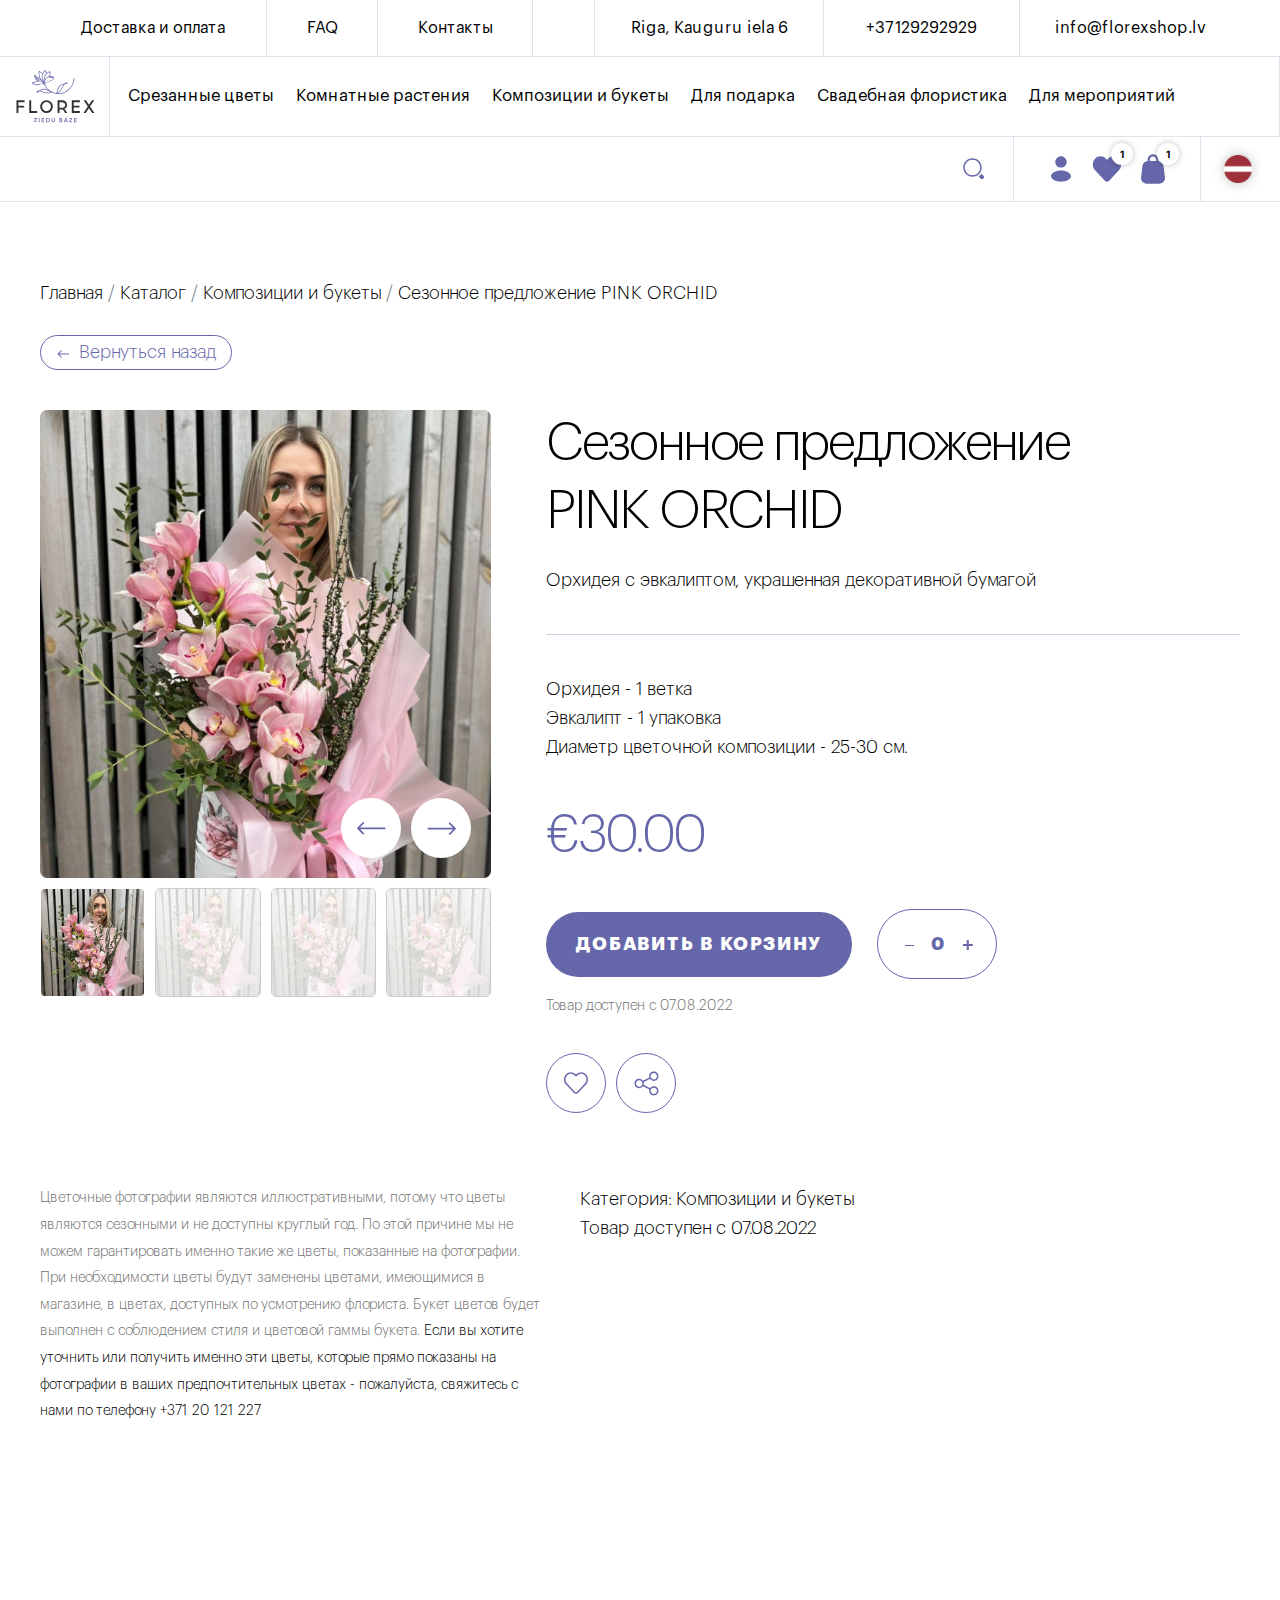
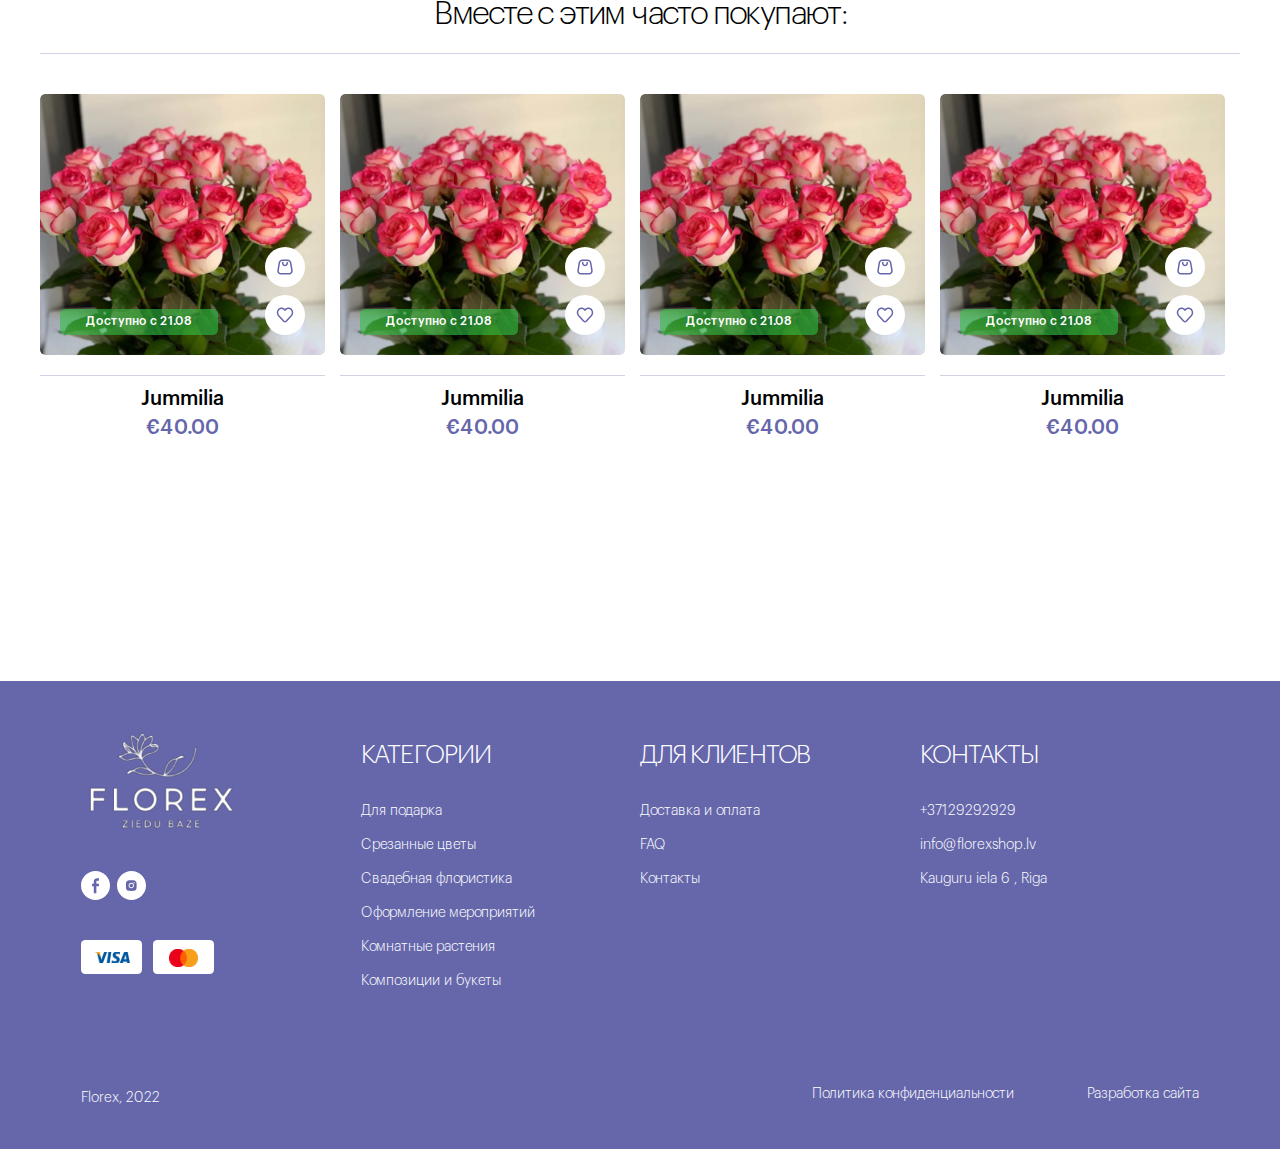
<file: products/products_home.html>
<!doctype html>
<html lang="en">

<head>
    <meta charset="utf-8">
    <meta name="viewport" content="width=device-width, initial-scale=1">
    <title>PRO</title>
    <link rel="stylesheet" href="../css/bootstrap.min.css">
    <link rel="stylesheet" href="../css/swiper-bundle.min.css">
    <link rel="stylesheet" href="../css/ion.rangeSlider.min.css">
    <link rel="stylesheet" href="../css/main.css">
    <link rel="stylesheet" href="../css/responsive.css">
</head>

<body>
    <!-- ======================== -->
    <!-- ======================== -->
    <!-- ======================== -->
    <header>
        <div class="nav__top d-none d-lg-block">
          <nav class="navbar navbar-expand-lg p-0 h-100">
            <div class="container-fluid">
              <button class="navbar-toggler" type="button" data-bs-toggle="collapse" data-bs-target="#navbarNavDropdown"
                aria-controls="navbarNavDropdown" aria-expanded="false" aria-label="Toggle navigation">
                <span class="navbar-toggler-icon"></span>
              </button>
              <div class="collapse navbar-collapse justify-content-between align-items-center" id="navbarNavDropdown">
                <ul class="navbar-nav w-100 d-flex justify-content-between">
                  <div class="d-flex align-items-center">
                    <li class="nav-item">
                      <a class="nav-link" href="cart_01.html">Доставка и оплата</a>
                    </li>
                    <li class="nav-item">
                      <a class="nav-link" href="#">FAQ</a>
                    </li>
                    <li class="nav-item">
                      <a class="nav-link" href="../contact_404/contact.html">Контакты</a>
                    </li>
                  </div>
                  <div class="w-100 d-none">
                    <form class="position-relative h-100" role="search">
                      <input class="form-control bg-transparent me-2 h-100 w-100 shadow-none" type="search"
                        placeholder="Поиск по каталогу..." aria-label="Search">
                      <button class="btn position-absolute" type="submit">
                        <svg width="25" height="25" viewBox="0 0 25 25" xmlns="http://www.w3.org/2000/svg">
                          <path fill-rule="evenodd" clip-rule="evenodd"
                            d="M19.0104 10.9377C19.0104 15.3962 15.396 19.0106 10.9375 19.0106C6.47893 19.0106 2.86456 15.3962 2.86456 10.9377C2.86456 6.47911 6.47893 2.86475 10.9375 2.86475C15.396 2.86475 19.0104 6.47911 19.0104 10.9377ZM10.9375 20.5731C16.259 20.5731 20.5729 16.2592 20.5729 10.9377C20.5729 5.61617 16.259 1.30225 10.9375 1.30225C5.61599 1.30225 1.30206 5.61617 1.30206 10.9377C1.30206 16.2592 5.61599 20.5731 10.9375 20.5731ZM22.3142 22.3144C21.511 23.1176 20.2087 23.1176 19.4055 22.3144L17.4545 20.3635C18.5901 19.5768 19.5767 18.5903 20.3633 17.4547L22.3142 19.4056C23.1175 20.2089 23.1175 21.5112 22.3142 22.3144Z" />
                        </svg>
    
                      </button>
                    </form>
                  </div>
     
                  
                  <div class="right d-flex align-items-center">
                    <li class="nav-item">
                      <a class="nav-link " href="#">Riga, Kauguru iela 6</a>
                    </li>
                    <li class="nav-item">
                      <a class="nav-link" href="#">+37129292929</a>
                    </li>
                    <li class="nav-item">
                      <a class="nav-link" href="#">info@florexshop.lv</a>
                    </li>
                  </div>
    
                </ul>
    
              </div>
            </div>
          </nav>
        </div>
        <div class="nav__bottom d-none d-lg-block">
          <nav class="navbar navbar-expand-lg h-100 p-0 flex-column">
            <div class="container-fluid h-100">
              <a class="navbar-brand p-0 m-0 h-100" href="index.html">
                <img src="../images/logo.svg" alt="">
              </a>
              <button class="navbar-toggler" type="button" data-bs-toggle="collapse"
                data-bs-target="#navbarSupportedContent" aria-controls="navbarSupportedContent" aria-expanded="false"
                aria-label="Toggle navigation">
                <span class="navbar-toggler-icon"></span>
              </button>
              <div class="collapse navbar-collapse h-100" id="navbarSupportedContent">
                <ul class="navbar-nav mb-2 mb-lg-0 h-100 align-items-center">
                  <li class="nav-item">
                    <a class="nav-link" href="#">Срезанные цветы</a>
                  </li>
                  <li class="nav-item">
                    <a class="nav-link" href="#">Комнатные растения</a>
                  </li>
                  <li class="nav-item">
                    <a class="nav-link" href="#">Композиции и букеты</a>
                  </li>
                  <li class="nav-item">
                    <a class="nav-link" href="#">Для подарка</a>
                  </li>
                  <li class="nav-item">
                    <a class="nav-link" href="#">Свадебная флористика</a>
                  </li>
                  <li class="nav-item">
                    <a class="nav-link pe-0" href="#">Для мероприятий</a>
                  </li>
                </ul>
                <ul class="search__bar">
                  <li><a href="#">
                      <svg width="34" height="34" viewBox="0 0 34 34" fill="none" xmlns="http://www.w3.org/2000/svg">
                        <path fill-rule="evenodd" clip-rule="evenodd"
                          d="M25.8542 14.8752C25.8542 20.9388 20.9386 25.8543 14.875 25.8543C8.81138 25.8543 3.89584 20.9388 3.89584 14.8752C3.89584 8.81154 8.81138 3.896 14.875 3.896C20.9386 3.896 25.8542 8.81154 25.8542 14.8752ZM14.875 27.9793C22.1122 27.9793 27.9792 22.1124 27.9792 14.8752C27.9792 7.63793 22.1122 1.771 14.875 1.771C7.63778 1.771 1.77084 7.63793 1.77084 14.8752C1.77084 22.1124 7.63778 27.9793 14.875 27.9793ZM30.3474 30.3475C29.255 31.4399 27.4839 31.4399 26.3915 30.3475L23.7382 27.6943C25.2826 26.6244 26.6243 25.2827 27.6941 23.7383L30.3474 26.3916C31.4398 27.484 31.4398 29.2551 30.3474 30.3475Z"
                          fill="#6667AB" />
                      </svg>
                    </a>
                    <input type="text" class="form-control" placeholder="Search">
                  </li>
                </ul>
                <ul class="shopping__bar">
                  <li class="buy__bar">
                    <a href="#">
                      <svg width="34" height="34" viewBox="0 0 34 34" fill="none" xmlns="http://www.w3.org/2000/svg">
                        <path fill-rule="evenodd" clip-rule="evenodd"
                          d="M17 15.5833C20.1296 15.5833 22.6667 13.0463 22.6667 9.91667C22.6667 6.78705 20.1296 4.25 17 4.25C13.8704 4.25 11.3333 6.78705 11.3333 9.91667C11.3333 13.0463 13.8704 15.5833 17 15.5833ZM17 29.75C22.4768 29.75 26.9167 27.2129 26.9167 24.0833C26.9167 20.9537 22.4768 18.4167 17 18.4167C11.5232 18.4167 7.08334 20.9537 7.08334 24.0833C7.08334 27.2129 11.5232 29.75 17 29.75Z"
                          fill="#6667AB" />
                      </svg>
                      <div class="add__number d-none">1</div>
                    </a>
                  </li>
                  <li class="buy__bar">
                    <a href="#" type="button" data-bs-toggle="modal" data-bs-target="#exampleModal">
                      <svg width="34" height="34" viewBox="0 0 34 34" fill="none" xmlns="http://www.w3.org/2000/svg">
                        <path
                          d="M18.0838 6.66157L17 7.82598L15.9162 6.66158C12.9233 3.44614 8.07089 3.44614 5.07801 6.66157C2.08512 9.877 2.08512 15.0902 5.078 18.3057L14.8324 28.7854C16.0295 30.0715 17.9705 30.0715 19.1676 28.7854L28.922 18.3057C31.9149 15.0902 31.9149 9.877 28.922 6.66157C25.9291 3.44614 21.0767 3.44614 18.0838 6.66157Z"
                          fill="#6667AB" />
                      </svg>
                      <div class="add__number">1</div>
                    </a>
                  </li>
                  <li class="buy__bar me-0">
                    <a href="#" type="button" data-bs-toggle="offcanvas" data-bs-target="#offcanvasRight"
                      aria-controls="offcanvasRight">
                      <svg width="34" height="34" viewBox="0 0 34 34" fill="none" xmlns="http://www.w3.org/2000/svg">
                        <path fill-rule="evenodd" clip-rule="evenodd"
                          d="M17 2.30225C14.066 2.30225 11.6875 4.68073 11.6875 7.61475V9.04526C9.00675 9.23221 6.80075 11.2922 6.46288 13.9952L5.04621 25.3285C4.62344 28.7107 7.26063 31.6981 10.6691 31.6981H23.3309C26.7394 31.6981 29.3766 28.7107 28.9538 25.3285L27.5372 13.9952C27.1993 11.2922 24.9933 9.23221 22.3125 9.04526V7.61475C22.3125 4.68073 19.934 2.30225 17 2.30225ZM20.1875 9.03141V7.61475C20.1875 5.85434 18.7604 4.42725 17 4.42725C15.2396 4.42725 13.8125 5.85434 13.8125 7.61475V9.03141H20.1875Z"
                          fill="#6667AB" />
                      </svg>
                      <div class="add__number">1</div>
                    </a>
                  </li>
                </ul>
                <ul class="flag__bar">
                  <li>
                    <div class="dropdown border-0 shadow-none">
                      <a class="btn dropdown-toggle  border-0 shadow-none d-flex align-items-center" href="#" role="button"
                        data-bs-toggle="dropdown" aria-expanded="false">
                        <div class="dropdown__img"><img class="w-100" src="../images/flag_Latvian.png" alt=""></div>
                        <div class="dropdown__text">Latviski</div>
                      </a>
    
                      <ul class="dropdown-menu">
                        <li>
                          <a class="dropdown-item" href="#">
                            <div class="dropdown__img"><img class="w-100" src="../images/Russian.png" alt=""></div>
                            <div class="dropdown__text">Russian</div>
                          </a>
                        </li>
                        <li>
                          <a class="dropdown-item" href="#">
                            <div class="dropdown__img"><img class="w-100" src="../images/Germany.png" alt=""></div>
                            <div class="dropdown__text">Germany</div>
                          </a>
                        </li>
                        <li>
                          <a class="dropdown-item" href="#">
                            <div class="dropdown__img"><img class="w-100" src="../images/Spain.png" alt=""></div>
                            <div class="dropdown__text">Spain</div>
                          </a>
                        </li>
                      </ul>
                    </div>
                    </a>
                  </li>
                </ul>
              </div>
            </div>
    
          </nav>
        </div>
        <!-- END HEADER NEXT LINE  -->
        <div class="spearte__header nav__bottom h-auto justify-content-end align-items-center">
          <ul class="search__bar py-4 pe-5 h-100">
            <li><a href="#" class="field">
                <svg width="34" height="34" viewBox="0 0 34 34" fill="none" xmlns="http://www.w3.org/2000/svg">
                  <path fill-rule="evenodd" clip-rule="evenodd"
                    d="M25.8542 14.8752C25.8542 20.9388 20.9386 25.8543 14.875 25.8543C8.81138 25.8543 3.89584 20.9388 3.89584 14.8752C3.89584 8.81154 8.81138 3.896 14.875 3.896C20.9386 3.896 25.8542 8.81154 25.8542 14.8752ZM14.875 27.9793C22.1122 27.9793 27.9792 22.1124 27.9792 14.8752C27.9792 7.63793 22.1122 1.771 14.875 1.771C7.63778 1.771 1.77084 7.63793 1.77084 14.8752C1.77084 22.1124 7.63778 27.9793 14.875 27.9793ZM30.3474 30.3475C29.255 31.4399 27.4839 31.4399 26.3915 30.3475L23.7382 27.6943C25.2826 26.6244 26.6243 25.2827 27.6941 23.7383L30.3474 26.3916C31.4398 27.484 31.4398 29.2551 30.3474 30.3475Z"
                    fill="#6667AB" />
                </svg>
              </a>
    
              <input type="text" class="form-control" placeholder="Search">
            </li>
          </ul>
          <ul class="shopping__bar py-4 px-5 w-auto">
            <li class="buy__bar">
              <a href="#">
                <svg width="34" height="34" viewBox="0 0 34 34" fill="none" xmlns="http://www.w3.org/2000/svg">
                  <path fill-rule="evenodd" clip-rule="evenodd"
                    d="M17 15.5833C20.1296 15.5833 22.6667 13.0463 22.6667 9.91667C22.6667 6.78705 20.1296 4.25 17 4.25C13.8704 4.25 11.3333 6.78705 11.3333 9.91667C11.3333 13.0463 13.8704 15.5833 17 15.5833ZM17 29.75C22.4768 29.75 26.9167 27.2129 26.9167 24.0833C26.9167 20.9537 22.4768 18.4167 17 18.4167C11.5232 18.4167 7.08334 20.9537 7.08334 24.0833C7.08334 27.2129 11.5232 29.75 17 29.75Z"
                    fill="#6667AB" />
                </svg>
                <div class="add__number d-none">1</div>
              </a>
            </li>
            <li class="buy__bar">
              <a href="#" type="button" data-bs-toggle="modal" data-bs-target="#exampleModal">
                <svg width="34" height="34" viewBox="0 0 34 34" fill="none" xmlns="http://www.w3.org/2000/svg">
                  <path
                    d="M18.0838 6.66157L17 7.82598L15.9162 6.66158C12.9233 3.44614 8.07089 3.44614 5.07801 6.66157C2.08512 9.877 2.08512 15.0902 5.078 18.3057L14.8324 28.7854C16.0295 30.0715 17.9705 30.0715 19.1676 28.7854L28.922 18.3057C31.9149 15.0902 31.9149 9.877 28.922 6.66157C25.9291 3.44614 21.0767 3.44614 18.0838 6.66157Z"
                    fill="#6667AB" />
                </svg>
                <div class="add__number">1</div>
              </a>
            </li>
            <li class="buy__bar me-0">
              <a href="#" type="button" data-bs-toggle="offcanvas" data-bs-target="#offcanvasRight"
                aria-controls="offcanvasRight">
                <svg width="34" height="34" viewBox="0 0 34 34" fill="none" xmlns="http://www.w3.org/2000/svg">
                  <path fill-rule="evenodd" clip-rule="evenodd"
                    d="M17 2.30225C14.066 2.30225 11.6875 4.68073 11.6875 7.61475V9.04526C9.00675 9.23221 6.80075 11.2922 6.46288 13.9952L5.04621 25.3285C4.62344 28.7107 7.26063 31.6981 10.6691 31.6981H23.3309C26.7394 31.6981 29.3766 28.7107 28.9538 25.3285L27.5372 13.9952C27.1993 11.2922 24.9933 9.23221 22.3125 9.04526V7.61475C22.3125 4.68073 19.934 2.30225 17 2.30225ZM20.1875 9.03141V7.61475C20.1875 5.85434 18.7604 4.42725 17 4.42725C15.2396 4.42725 13.8125 5.85434 13.8125 7.61475V9.03141H20.1875Z"
                    fill="#6667AB" />
                </svg>
                <div class="add__number">1</div>
              </a>
            </li>
          </ul>
          <ul class="flag__bar ms-4 me-0">
            <li>
              <div class="dropdown border-0 shadow-none">
                <a class="btn dropdown-toggle  border-0 shadow-none d-flex align-items-center" href="#" role="button"
                  data-bs-toggle="dropdown" aria-expanded="false">
                  <div class="dropdown__img"><img class="w-100" src="../images/flag_Latvian.png" alt=""></div>
                  <div class="dropdown__text">Latviski</div>
                </a>
    
                <ul class="dropdown-menu">
                  <li>
                    <a class="dropdown-item" href="#">
                      <div class="dropdown__img"><img class="w-100" src="../images/Russian.png" alt=""></div>
                      <div class="dropdown__text">Russian</div>
                    </a>
                  </li>
                  <li>
                    <a class="dropdown-item" href="#">
                      <div class="dropdown__img"><img class="w-100" src="../images/Germany.png" alt=""></div>
                      <div class="dropdown__text">Germany</div>
                    </a>
                  </li>
                  <li>
                    <a class="dropdown-item" href="#">
                      <div class="dropdown__img"><img class="w-100" src="../images/Spain.png" alt=""></div>
                      <div class="dropdown__text">Spain</div>
                    </a>
                  </li>
                </ul>
              </div>
              </a>
            </li>
          </ul>
        </div>
        <!-- MOBO VIEW  -->
        <div class="d-block d-lg-none h-100 mobile">
          <div class="mobo bg-white h-100 d-flex align-items-center justify-content-between">
            <div class="h-100">
              <a class="brand p-0 m-0 h-100" href="index.html">
                <img src="../images/logo.svg" alt="">
              </a>
            </div>
            <div class="small__menu">
              <a class="btn border-0 rounded-0" data-bs-toggle="offcanvas" href="#offcanvasExample" role="button"
                aria-controls="offcanvasExample">
                <img src="../images/menu.svg" alt="">
              </a>
            </div>
            <div class="mobo__shopping">
              <ul class="shopping__bar">
                <li class="buy__bar">
                  <a href="#">
                    <svg width="34" height="34" viewBox="0 0 34 34" fill="none" xmlns="http://www.w3.org/2000/svg">
                      <path fill-rule="evenodd" clip-rule="evenodd"
                        d="M17 15.5833C20.1296 15.5833 22.6667 13.0463 22.6667 9.91667C22.6667 6.78705 20.1296 4.25 17 4.25C13.8704 4.25 11.3333 6.78705 11.3333 9.91667C11.3333 13.0463 13.8704 15.5833 17 15.5833ZM17 29.75C22.4768 29.75 26.9167 27.2129 26.9167 24.0833C26.9167 20.9537 22.4768 18.4167 17 18.4167C11.5232 18.4167 7.08334 20.9537 7.08334 24.0833C7.08334 27.2129 11.5232 29.75 17 29.75Z"
                        fill="#6667AB" />
                    </svg>
                  </a>
                </li>
                <li class="buy__bar">
                  <a href="#" type="button" data-bs-toggle="modal" data-bs-target="#exampleModal">
                    <svg width="34" height="34" viewBox="0 0 34 34" fill="none" xmlns="http://www.w3.org/2000/svg">
                      <path
                        d="M18.0838 6.66157L17 7.82598L15.9162 6.66158C12.9233 3.44614 8.07089 3.44614 5.07801 6.66157C2.08512 9.877 2.08512 15.0902 5.078 18.3057L14.8324 28.7854C16.0295 30.0715 17.9705 30.0715 19.1676 28.7854L28.922 18.3057C31.9149 15.0902 31.9149 9.877 28.922 6.66157C25.9291 3.44614 21.0767 3.44614 18.0838 6.66157Z"
                        fill="#6667AB" />
                    </svg>
                    <div class="add__number">1</div>
                  </a>
                </li>
                <li class="buy__bar ">
                  <a href="#" type="button" data-bs-toggle="offcanvas" data-bs-target="#offcanvasRight"
                    aria-controls="offcanvasRight">
                    <svg width="34" height="34" viewBox="0 0 34 34" fill="none" xmlns="http://www.w3.org/2000/svg">
                      <path fill-rule="evenodd" clip-rule="evenodd"
                        d="M17 2.30225C14.066 2.30225 11.6875 4.68073 11.6875 7.61475V9.04526C9.00675 9.23221 6.80075 11.2922 6.46288 13.9952L5.04621 25.3285C4.62344 28.7107 7.26063 31.6981 10.6691 31.6981H23.3309C26.7394 31.6981 29.3766 28.7107 28.9538 25.3285L27.5372 13.9952C27.1993 11.2922 24.9933 9.23221 22.3125 9.04526V7.61475C22.3125 4.68073 19.934 2.30225 17 2.30225ZM20.1875 9.03141V7.61475C20.1875 5.85434 18.7604 4.42725 17 4.42725C15.2396 4.42725 13.8125 5.85434 13.8125 7.61475V9.03141H20.1875Z"
                        fill="#6667AB" />
                    </svg>
                    <div class="add__number">1</div>
                  </a>
                </li>
              </ul>
            </div>
          </div>
          <div class="offcanvas offcanvas-start w-100" tabindex="-1" id="offcanvasExample"
            aria-labelledby="offcanvasExampleLabel">
            <div class="offcanvas-header">
              <button type="button" class="btn-close ms-auto shadow-none" data-bs-dismiss="offcanvas"
                aria-label="Close"></button>
            </div>
            <div class="offcanvas-body">
              <form class="d-flex position-relative serach__menu" role="search">
                <input class="form-control me-2 searchField shadow-none" type="search" placeholder="Поиск"
                  aria-label="Search">
                <button class="btn position-absolute btn-close shadow-none" type="submit"></button>
                <ul class="menuSearch">
                  <li class="media">
                    <div class="img">
                      <img src="../images/gallery_01.png" alt="">
                    </div>
                    <div class="media-body">
                      <p>Сезонное предложение </p>
                      <p>PINK ORCHID</p>
                    </div>
                  </li>
                  <li class="media">
                    <div class="img">
                      <img src="../images/gallery_01.png" alt="">
                    </div>
                    <div class="media-body">
                      <p>Сезонное предложение </p>
                      <p>Red ORCHID</p>
                    </div>
                  </li>
                  <li class="media">
                    <div class="img">
                      <img src="../images/gallery_01.png" alt="">
                    </div>
                    <div class="media-body">
                      <p>Сезонное предложение </p>
                      <p>Brown ORCHID</p>
                    </div>
                  </li>
                </ul>
              </form>
              <ul class="menu">
                <li><a href="#">Срезанные цветы</a></li>
                <li><a href="#">kомнатные растения</a></li>
                <li><a href="#">Композиции и букеты</a></li>
                <li><a href="#">Для подарка</a></li>
                <li><a href="#">Свадебная флористика</a></li>
                <li><a href="#">Для мероприятий</a></li>
              </ul>
              <ul class="menu">
                <li><a href="#">Доставка и оплата</a></li>
                <li><a href="#">FAQ</a></li>
                <li><a href="#">Контакты</a></li>
              </ul>
              <ul class="menu">
                <li><a href="#">Riga, Kauguru iela 6</a></li>
                <li><a href="#">+37129292929</a></li>
                <li><a href="#">info@florexshop.lv</a></li>
              </ul>
              <ul class="flag">
                <li class="d-flex align-items-center">
                  <div class="flag__img"><img class="w-100" src="../images/flag_Latvian.png" alt=""></div>
                  <div class="flag__text">Latviski</div>
                </li>
              </ul>
    
    
            </div>
    
          </div>
      </header>
    <div class="offcanvas carty offcanvas-end" tabindex="-1" id="offcanvasRight" aria-labelledby="offcanvasRightLabel">
        <div class="offcanvas-header">
            <button type="button" class="btn-close text-white m-0" data-bs-dismiss="offcanvas"
                aria-label="Close"></button>

            <h5 class="offcanvas-title" id="offcanvasRightLabel">Tavs iepirkumu grozs</h5>
        </div>
        <div class="offcanvas-body">
            <div class="total__items row justify-content-between ">
                <div>
                    <div class="items__layouts bb__line">
                        <div class="items__layouts_dele">
                            <a href="#">
                                <svg width="16" height="20" viewBox="0 0 16 20" fill="none"
                                    xmlns="http://www.w3.org/2000/svg">
                                    <path fill-rule="evenodd" clip-rule="evenodd"
                                        d="M5.40627 0.890599C5.7772 0.334202 6.40166 0 7.07037 0H8.92963C9.59834 0 10.2228 0.334202 10.5937 0.8906L11.5 2.25H15.25C15.6642 2.25 16 2.58579 16 3C16 3.41421 15.6642 3.75 15.25 3.75H0.75C0.335786 3.75 0 3.41421 0 3C0 2.58579 0.335786 2.25 0.75 2.25H4.5L5.40627 0.890599ZM11 20H5C2.79086 20 1 18.2091 1 16V5H15V16C15 18.2091 13.2091 20 11 20ZM6 8.25C6.41421 8.25 6.75 8.58579 6.75 9V16C6.75 16.4142 6.41421 16.75 6 16.75C5.58579 16.75 5.25 16.4142 5.25 16L5.25 9C5.25 8.58579 5.58579 8.25 6 8.25ZM10 8.25C10.4142 8.25 10.75 8.58579 10.75 9V16C10.75 16.4142 10.4142 16.75 10 16.75C9.58579 16.75 9.25 16.4142 9.25 16V9C9.25 8.58579 9.58579 8.25 10 8.25Z"
                                        fill="#6667AB" />
                                </svg>
                            </a>

                        </div>
                        <div class="items__layouts_img">
                            <img class="w-100" src="../images/demo__pro.png" alt="">
                        </div>
                        <div class="items__layouts_tittle d-flex flex-column h-100">
                            <div class="items__layouts_tittle_name">Сезонное предложение
                                PINK ORCHID</div>
                            <div class="items__layouts_prize ms-0 d-none">
                                <div class="items__layouts_tittle_name">€30.00</div>
                            </div>
                        </div>
                        <div class="items__layouts_prize">
                            <div class="items__layouts_tittle_name">€30.00</div>
                        </div>


                    </div>
                    <div class="items__layouts bb__line">
                        <div class="items__layouts_dele">
                            <a href="#">
                                <svg width="16" height="20" viewBox="0 0 16 20" fill="none"
                                    xmlns="http://www.w3.org/2000/svg">
                                    <path fill-rule="evenodd" clip-rule="evenodd"
                                        d="M5.40627 0.890599C5.7772 0.334202 6.40166 0 7.07037 0H8.92963C9.59834 0 10.2228 0.334202 10.5937 0.8906L11.5 2.25H15.25C15.6642 2.25 16 2.58579 16 3C16 3.41421 15.6642 3.75 15.25 3.75H0.75C0.335786 3.75 0 3.41421 0 3C0 2.58579 0.335786 2.25 0.75 2.25H4.5L5.40627 0.890599ZM11 20H5C2.79086 20 1 18.2091 1 16V5H15V16C15 18.2091 13.2091 20 11 20ZM6 8.25C6.41421 8.25 6.75 8.58579 6.75 9V16C6.75 16.4142 6.41421 16.75 6 16.75C5.58579 16.75 5.25 16.4142 5.25 16L5.25 9C5.25 8.58579 5.58579 8.25 6 8.25ZM10 8.25C10.4142 8.25 10.75 8.58579 10.75 9V16C10.75 16.4142 10.4142 16.75 10 16.75C9.58579 16.75 9.25 16.4142 9.25 16V9C9.25 8.58579 9.58579 8.25 10 8.25Z"
                                        fill="#6667AB" />
                                </svg>
                            </a>

                        </div>
                        <div class="items__layouts_img">
                            <img class="w-100" src="../images/demo__pro.png" alt="">
                        </div>
                        <div class="items__layouts_tittle d-flex flex-column h-100">
                            <div class="items__layouts_tittle_name">Сезонное предложение
                                PINK ORCHID</div>
                            <div class="items__layouts_prize ms-0 d-none">
                                <div class="items__layouts_tittle_name">€30.00</div>
                            </div>
                        </div>
                        <div class="items__layouts_prize">
                            <div class="items__layouts_tittle_name">€30.00</div>
                        </div>


                    </div>
                    <div class="items__layouts bb__line">
                        <div class="items__layouts_dele">
                            <a href="#">
                                <svg width="16" height="20" viewBox="0 0 16 20" fill="none"
                                    xmlns="http://www.w3.org/2000/svg">
                                    <path fill-rule="evenodd" clip-rule="evenodd"
                                        d="M5.40627 0.890599C5.7772 0.334202 6.40166 0 7.07037 0H8.92963C9.59834 0 10.2228 0.334202 10.5937 0.8906L11.5 2.25H15.25C15.6642 2.25 16 2.58579 16 3C16 3.41421 15.6642 3.75 15.25 3.75H0.75C0.335786 3.75 0 3.41421 0 3C0 2.58579 0.335786 2.25 0.75 2.25H4.5L5.40627 0.890599ZM11 20H5C2.79086 20 1 18.2091 1 16V5H15V16C15 18.2091 13.2091 20 11 20ZM6 8.25C6.41421 8.25 6.75 8.58579 6.75 9V16C6.75 16.4142 6.41421 16.75 6 16.75C5.58579 16.75 5.25 16.4142 5.25 16L5.25 9C5.25 8.58579 5.58579 8.25 6 8.25ZM10 8.25C10.4142 8.25 10.75 8.58579 10.75 9V16C10.75 16.4142 10.4142 16.75 10 16.75C9.58579 16.75 9.25 16.4142 9.25 16V9C9.25 8.58579 9.58579 8.25 10 8.25Z"
                                        fill="#6667AB" />
                                </svg>
                            </a>

                        </div>
                        <div class="items__layouts_img">
                            <img class="w-100" src="../images/demo__pro.png" alt="">
                        </div>
                        <div class="items__layouts_tittle d-flex flex-column h-100">
                            <div class="items__layouts_tittle_name">Сезонное предложение
                                PINK ORCHID</div>
                            <div class="items__layouts_prize ms-0 d-none">
                                <div class="items__layouts_tittle_name">€30.00</div>
                            </div>
                        </div>
                        <div class="items__layouts_prize">
                            <div class="items__layouts_tittle_name">€30.00</div>
                        </div>


                    </div>
                </div>
                <div class="total__bill_amount bb__line">
                    <div class="total__bill_amount_head">Kopsumma</div>
                    <div class="total__bill_amount_prize">€120.00</div>
                </div>
                <div class="total__bill_btns">
                    <a href="#" class="total__bill_btn">ОТКРЫТЬ КОРЗИНУ</a>
                    <a href="#" class="total__bill_btn outline">ОТКРЫТЬ КОРЗИНУ</a>
                </div>
            </div>
        </div>
    </div>
    <!-- MOADAL -->
    <div class="modal fade" id="exampleModal" tabindex="-1" aria-labelledby="exampleModalLabel" aria-hidden="true">
        <div class="modal-dialog">
            <div class="modal-content">
                <div class="modal-header">
                    <button type="button" class="btn shadow-none ms-auto" data-bs-dismiss="modal" aria-label="Close">
                        <svg width="28" height="27" viewBox="0 0 28 27" fill="none" xmlns="http://www.w3.org/2000/svg">
                            <path d="M1.50913 1L26.71 26.2009M1 26.2009L26.2009 1" stroke="#6667AB" />
                        </svg>

                    </button>
                </div>
                <div class="modal-body">
                    <h3>Ссылка скопирована <br>
                        в буфер обмена</h3>
                    <p>
                        www.florexshop.lv/category/offers/pink-orchid
                    </p>
                    <div class="product__item_add d-flex justify-content-center mb-md-5 pb-5">
                        <a href="#" class="product__item_add_btn mx-auto">
                            СКОПИРОВАТЬ ЕЩЕ РАЗ
                        </a>
                    </div>
                </div>

            </div>
        </div>
    </div>
    <!-- ======================== -->
    <!-- ======================== -->
    <!-- ======================== -->
    <!-- ======================== -->
    <section class="head__border start__space end__space">
        <div class="container-fluid my__container">
            <div class="row">
                <div class="col-12">
                    <nav aria-label="breadcrumb">
                        <ol class="breadcrumb">
                            <li class="breadcrumb-item"><a href="#">Главная</a></li>
                            <li class="breadcrumb-item"><a href="#">Каталог</a></li>
                            <li class="breadcrumb-item"><a href="#">Композиции и букеты</a></li>
                            <li class="breadcrumb-item active" aria-current="page">Сезонное предложение PINK ORCHID</li>
                        </ol>
                    </nav>
                    <a href="#" class="btn__back_pg">
                        <span>
                            <svg width="12" height="8" viewBox="0 0 12 8" fill="none"
                                xmlns="http://www.w3.org/2000/svg">
                                <path
                                    d="M0.646446 3.64645C0.451184 3.84171 0.451184 4.15829 0.646446 4.35355L3.82843 7.53553C4.02369 7.7308 4.34027 7.7308 4.53553 7.53553C4.7308 7.34027 4.7308 7.02369 4.53553 6.82843L1.70711 4L4.53553 1.17157C4.7308 0.976311 4.7308 0.659728 4.53553 0.464466C4.34027 0.269204 4.02369 0.269204 3.82843 0.464466L0.646446 3.64645ZM12 3.5L1 3.5V4.5L12 4.5V3.5Z"
                                    fill="#6667AB" />
                            </svg>
                        </span>
                        Вернуться назад
                    </a>
                </div>
            </div>
            <div class="row">
                <div class="col-md-5">
                    <div class="product__gallery_layout">
                        <div class="product__gallery">
                            <div class="swiper mySwiper2">
                                <div class="swiper-wrapper">
                                    <div class="swiper-slide">
                                        <img src="../images/gallery_01.png" />
                                    </div>
                                    <div class="swiper-slide">
                                        <img src="../images/gallery_01.png" />
                                    </div>
                                    <div class="swiper-slide">
                                        <img src="../images/gallery_01.png" />
                                    </div>
                                    <div class="swiper-slide">
                                        <img src="../images/gallery_01.png" />
                                    </div>
                                    <div class="swiper-slide">
                                        <img src="../images/gallery_01.png" />
                                    </div>
                                    <div class="swiper-slide">
                                        <img src="../images/gallery_01.png" />
                                    </div>
                                    <div class="swiper-slide">
                                        <img src="../images/gallery_01.png" />
                                    </div>
                                    <div class="swiper-slide">
                                        <img src="../images/gallery_01.png" />
                                    </div>
                                    <div class="swiper-slide">
                                        <img src="../images/gallery_01.png" />
                                    </div>
                                    <div class="swiper-slide">
                                        <img src="../images/gallery_01.png" />
                                    </div>
                                </div>
                                <div class="swiper-button-next">
                                    <svg width="29" height="13" viewBox="0 0 29 13" xmlns="http://www.w3.org/2000/svg">
                                        <path
                                            d="M28.6374 7.28953C28.9655 6.96149 28.9655 6.42963 28.6374 6.10159L23.2917 0.755859C22.9637 0.427819 22.4318 0.427819 22.1038 0.755859C21.7757 1.0839 21.7757 1.61576 22.1038 1.9438L26.8555 6.69556L22.1038 11.4473C21.7757 11.7754 21.7757 12.3072 22.1038 12.6353C22.4318 12.9633 22.9637 12.9633 23.2917 12.6353L28.6374 7.28953ZM0.652161 7.53556H28.0435V5.85556H0.652161V7.53556Z" />
                                    </svg>

                                </div>
                                <div class="swiper-button-prev">
                                    <svg width="29" height="13" viewBox="0 0 29 13" xmlns="http://www.w3.org/2000/svg">
                                        <path
                                            d="M0.362568 5.71047C0.0345268 6.03851 0.0345268 6.57037 0.362568 6.89841L5.7083 12.2441C6.03633 12.5722 6.56819 12.5722 6.89623 12.2441C7.22428 11.9161 7.22428 11.3842 6.89623 11.0562L2.14448 6.30444L6.89623 1.55269C7.22428 1.22465 7.22428 0.692787 6.89623 0.364746C6.56819 0.036706 6.03633 0.036706 5.7083 0.364746L0.362568 5.71047ZM28.3478 5.46444L0.956537 5.46444V7.14444L28.3478 7.14444V5.46444Z" />
                                    </svg>
                                </div>
                            </div>
                            <div thumbsSlider="" class="swiper mySwiper">
                                <div class="swiper-wrapper">
                                    <div class="swiper-slide">
                                        <img src="../images/gallery_01.png" />
                                    </div>
                                    <div class="swiper-slide">
                                        <img src="../images/gallery_01.png" />
                                    </div>
                                    <div class="swiper-slide">
                                        <img src="../images/gallery_01.png" />
                                    </div>
                                    <div class="swiper-slide">
                                        <img src="../images/gallery_01.png" />
                                    </div>
                                    <div class="swiper-slide">
                                        <img src="../images/gallery_01.png" />
                                    </div>
                                    <div class="swiper-slide">
                                        <img src="../images/gallery_01.png" />
                                    </div>
                                    <div class="swiper-slide">
                                        <img src="../images/gallery_01.png" />
                                    </div>
                                    <div class="swiper-slide">
                                        <img src="../images/gallery_01.png" />
                                    </div>
                                    <div class="swiper-slide">
                                        <img src="../images/gallery_01.png" />
                                    </div>
                                    <div class="swiper-slide">
                                        <img src="../images/gallery_01.png" />
                                    </div>
                                </div>
                            </div>
                        </div>
                    </div>
                </div>
                <div class="col-lg-7">
                    <div class="product__content">
                        <h2 class="product__content__head text-start border-bottom-0">
                            Сезонное предложение <br class="d-none d-lg-block">
                            PINK ORCHID
                        </h2>
                        <p class="product__content__head_small">Орхидея с эвкалиптом, украшенная декоративной
                            бумагой</p>

                        <div class="bb__line"></div>

                        <div class="product__content_info">
                            <ul class="product__content_info_points">
                                <li>Орхидея - 1 ветка</li>
                                <li>Эвкалипт - 1 упаковка</li>
                                <li>Диаметр цветочной композиции - 25-30 см.</li>
                            </ul>
                            <div class="d-flex justify-content-between align-items-center">
                                <h4 class="product__item_prize">
                                    €30.00
                                </h4>
                                <div class="product__item_notice d-block d-lg-none mb-0">Товар доступен с 07.08.2022
                                </div>

                            </div>
                            <div class="product__item_add d-flex align-items-center flex-wrap">
                                <a href="#" class="product__item_add_btn" data-bs-toggle="modal"
                                    data-bs-target="#exampleModal">
                                    ДОБАВИТЬ В КОРЗИНУ
                                </a>
                                <div class="product__item_add_counter product__pg">
                                    <div class="frame">
                                        <div class=" d-flex align-items-center justify-content-between">
                                            <div class="button col col-1">
                                                <button id="minus-btn">
                                                    <svg width="9" height="1" viewBox="0 0 9 1"
                                                        xmlns="http://www.w3.org/2000/svg">
                                                        <line y1="0.5" x2="9" y2="0.5" />
                                                    </svg>

                                                </button>
                                            </div>
                                            <div class="number col col-2">
                                                <div id="count">0</div>
                                            </div>
                                            <div class="button col col-1">
                                                <button id="plus-btn">
                                                    <svg width="10" height="10" viewBox="0 0 10 10"
                                                        xmlns="http://www.w3.org/2000/svg">
                                                        <path
                                                            d="M4.20259 5.49569H0V4.50431H4.20259V0H5.23707V4.50431H9.43966V5.49569H5.23707V10H4.20259V5.49569Z" />
                                                    </svg>

                                                </button>
                                            </div>
                                        </div>
                                    </div>
                                    <style>

                                    </style>

                                </div>
                            </div>
                            <div class="product__item_notice d-none d-lg-block">Товар доступен с 07.08.2022</div>

                            <div class="product__item_share d-none d-lg-flex">
                                <a href="#" class="product__item_share_link">
                                    <svg width="28" height="28" viewBox="0 0 28 28" fill="none"
                                        xmlns="http://www.w3.org/2000/svg">
                                        <path
                                            d="M14 6.71475L13.451 7.22574C13.5929 7.37817 13.7918 7.46475 14 7.46475C14.2082 7.46475 14.4071 7.37817 14.549 7.22574L14 6.71475ZM14.8607 5.79007L14.3117 5.27908L14.3117 5.27908L14.8607 5.79007ZM13.1393 5.79007L13.6883 5.27908V5.27908L13.1393 5.79007ZM4.53252 15.0369L3.98354 15.5479H3.98354L4.53252 15.0369ZM12.2786 23.359L12.8276 22.848L12.2786 23.359ZM15.7214 23.359L15.1724 22.848L15.7214 23.359ZM23.4675 15.0369L22.9185 14.5259L23.4675 15.0369ZM23.4675 5.79007L24.0165 5.27908L23.4675 5.79007ZM4.53253 5.79007L3.98354 5.27908L4.53253 5.79007ZM14.549 7.22574L15.4097 6.30106L14.3117 5.27908L13.451 6.20376L14.549 7.22574ZM12.5903 6.30107L13.451 7.22574L14.549 6.20376L13.6883 5.27908L12.5903 6.30107ZM3.98354 15.5479L11.7296 23.87L12.8276 22.848L5.08151 14.5259L3.98354 15.5479ZM16.2703 23.87L24.0165 15.5479L22.9185 14.5259L15.1724 22.848L16.2703 23.87ZM22.9185 6.30106C25.0272 8.56655 25.0272 12.2604 22.9185 14.5259L24.0165 15.5479C26.6612 12.7065 26.6612 8.12046 24.0165 5.27908L22.9185 6.30106ZM24.0165 5.27908C21.3431 2.40697 16.985 2.40697 14.3117 5.27908L15.4097 6.30106C17.4897 4.06631 20.8384 4.06631 22.9185 6.30106L24.0165 5.27908ZM5.08151 6.30106C7.16159 4.06631 10.5103 4.06631 12.5903 6.30107L13.6883 5.27908C11.015 2.40697 6.65686 2.40697 3.98354 5.27908L5.08151 6.30106ZM11.7296 23.87C12.977 25.21 15.023 25.21 16.2703 23.87L15.1724 22.848C14.5183 23.5507 13.4817 23.5507 12.8276 22.848L11.7296 23.87ZM3.98354 5.27908C1.33882 8.12046 1.33882 12.7065 3.98354 15.5479L5.08151 14.5259C2.97283 12.2604 2.97283 8.56655 5.08151 6.30106L3.98354 5.27908Z"
                                            fill="#6667AB" />
                                    </svg>
                                </a>
                                <a href="#" class="product__item_share_link">
                                    <svg width="27" height="27" viewBox="0 0 27 27" fill="none"
                                        xmlns="http://www.w3.org/2000/svg">
                                        <path
                                            d="M24 6.1875C24 7.94791 22.5729 9.375 20.8125 9.375V10.875C23.4013 10.875 25.5 8.77634 25.5 6.1875H24ZM17.625 6.1875C17.625 4.42709 19.0521 3 20.8125 3V1.5C18.2237 1.5 16.125 3.59867 16.125 6.1875H17.625ZM20.8125 3C22.5729 3 24 4.42709 24 6.1875H25.5C25.5 3.59867 23.4013 1.5 20.8125 1.5V3ZM24 20.8125C24 22.5729 22.5729 24 20.8125 24V25.5C23.4013 25.5 25.5 23.4013 25.5 20.8125H24ZM20.8125 24C19.0521 24 17.625 22.5729 17.625 20.8125H16.125C16.125 23.4013 18.2237 25.5 20.8125 25.5V24ZM20.8125 17.625C22.5729 17.625 24 19.0521 24 20.8125H25.5C25.5 18.2237 23.4013 16.125 20.8125 16.125V17.625ZM6.1875 16.6875C4.42709 16.6875 3 15.2604 3 13.5H1.5C1.5 16.0888 3.59867 18.1875 6.1875 18.1875V16.6875ZM3 13.5C3 11.7396 4.42709 10.3125 6.1875 10.3125V8.8125C3.59867 8.8125 1.5 10.9112 1.5 13.5H3ZM6.1875 10.3125C7.4343 10.3125 8.51529 11.0282 9.03952 12.0746L10.3806 11.4028C9.61197 9.86844 8.02373 8.8125 6.1875 8.8125V10.3125ZM9.03952 12.0746C9.25396 12.5027 9.375 12.9861 9.375 13.5H10.875C10.875 12.7476 10.6972 12.0347 10.3806 11.4028L9.03952 12.0746ZM9.375 13.5C9.375 14.0139 9.25396 14.4973 9.03952 14.9254L10.3806 15.5972C10.6972 14.9653 10.875 14.2524 10.875 13.5H9.375ZM9.03952 14.9254C8.51529 15.9718 7.4343 16.6875 6.1875 16.6875V18.1875C8.02373 18.1875 9.61197 17.1316 10.3806 15.5972L9.03952 14.9254ZM10.0455 12.4095L17.6253 8.61961L16.9545 7.27797L9.37467 11.0679L10.0455 12.4095ZM20.8125 9.375C19.5657 9.375 18.4847 8.65928 17.9605 7.61286L16.6194 8.28472C17.388 9.81906 18.9763 10.875 20.8125 10.875V9.375ZM17.9605 7.61286C17.746 7.1848 17.625 6.70137 17.625 6.1875H16.125C16.125 6.93985 16.3028 7.65284 16.6194 8.28472L17.9605 7.61286ZM17.6253 18.3804L10.0455 14.5905L9.37467 15.9321L16.9545 19.722L17.6253 18.3804ZM17.625 20.8125C17.625 20.2986 17.746 19.8152 17.9605 19.3871L16.6194 18.7153C16.3028 19.3472 16.125 20.0602 16.125 20.8125H17.625ZM17.9605 19.3871C18.4847 18.3407 19.5657 17.625 20.8125 17.625V16.125C18.9763 16.125 17.388 17.1809 16.6194 18.7153L17.9605 19.3871Z"
                                            fill="#6667AB" />
                                    </svg>
                                </a>
                            </div>

                        </div>
                    </div>
                </div>
            </div>

            <div class="row">
                <div class="col-md-12">
                    <div class="hide__faq d-block d-lg-none">
                        <div class="accordion accordion-flush bb__line" id="accordionFlushExample">
                            <div class="accordion-item">
                                <h2 class="accordion-header" id="flush-headingOne">
                                    <button class="accordion-button collapsed shadow-none bg-transparent" type="button"
                                        data-bs-toggle="collapse" data-bs-target="#flush-collapseOne"
                                        aria-expanded="false" aria-controls="flush-collapseOne">
                                        Важная информация
                                    </button>
                                </h2>
                                <div id="flush-collapseOne" class="accordion-collapse collapse"
                                    aria-labelledby="flush-headingOne" data-bs-parent="#accordionFlushExample">
                                    <div class="accordion-body">
                                        Цветочные фотографии являются иллюстративными, потому что цветы являются
                                        сезонными и не доступны круглый год. По этой причине мы не можем гарантировать
                                        именно такие же цветы, показанные на фотографии. При необходимости цветы будут
                                        заменены цветами, имеющимися в магазине, в цветах, доступных по усмотрению
                                        флориста. Букет цветов будет выполнен с соблюдением стиля и цветовой гаммы
                                        букета. Если вы хотите уточнить или получить именно эти цветы, которые прямо
                                        показаны на фотографии в ваших предпочтительных цветах - пожалуйста, свяжитесь с
                                        нами по телефону +371 20 121 227
                                    </div>
                                </div>
                            </div>

                        </div>
                    </div>
                    <div class="d-flex product__point_layout">
                        <div class="product__point_para">
                            <p class="product__point_para_text">
                                Цветочные фотографии являются иллюстративными, потому что цветы являются сезонными и не
                                доступны круглый год. По этой причине мы не можем гарантировать именно такие же цветы,
                                показанные на фотографии. При необходимости цветы будут заменены цветами, имеющимися в
                                магазине, в цветах, доступных по усмотрению флориста. Букет цветов будет выполнен с
                                соблюдением стиля и цветовой гаммы букета. <span>Если вы хотите уточнить или получить
                                    именно эти цветы, которые прямо показаны на фотографии в ваших предпочтительных
                                    цветах - пожалуйста, свяжитесь с нами по телефону +371 20 121 227</span>
                            </p>
                        </div>

                        <div class="">
                            <ul class="product__content_info_points ">
                                <li>Категория: Композиции и букеты</li>
                                <li>Товар доступен с 07.08.2022</li>
                            </ul>
                        </div>
                    </div>
                </div>
            </div>
        </div>
    </section>

    <!-- ======================== -->
    <!-- ======================== -->
    <!-- ======================== -->
    <!-- ======================== -->
    <section class="minimum__cards">
        <div class="container-fluid my__container">
            <div class="row">
                <div class="col-md-12">
                    <h3 class="minimum__cards_tittle">Вместе с этим часто покупают:</h3>
                    <div class="bb__line"></div>
                    <div class="minimum__cards_row">
                        <div class="row w-100 justify-content-between">
                            <div class="col-lg-3 col-6">
                                <div class="product__card">
                                    <div class="product__card_img">
                                        <img class="w-100" src="../images/product__img.webp" alt="">
                                        <div class="product__card_template">
                                            <div class="product__card_green_badge">
                                                Доступно с 21.08
                                            </div>
                                            <div>
                                                <a href="#" class="product__card_white_badge b__space">
                                                    <svg width="18" height="18" viewBox="0 0 18 18"
                                                        xmlns="http://www.w3.org/2000/svg">
                                                        <path
                                                            d="M6.75 5.25L7.5 5.25L6.75 5.25ZM7.5 4.5C7.5 4.08579 7.16421 3.75 6.75 3.75C6.33579 3.75 6 4.08579 6 4.5L7.5 4.5ZM12 4.5C12 4.08579 11.6642 3.75 11.25 3.75C10.8358 3.75 10.5 4.08579 10.5 4.5H12ZM11.25 5.25L12 5.25V5.25H11.25ZM9 7.5L9 8.25L9 7.5ZM7.5 5.25L7.5 4.5L6 4.5L6 5.25L7.5 5.25ZM10.5 4.5V5.25H12V4.5H10.5ZM9 6.75C8.17157 6.75 7.5 6.07843 7.5 5.25L6 5.25C6 6.90685 7.34315 8.25 9 8.25L9 6.75ZM9 8.25C10.6569 8.25 12 6.90685 12 5.25L10.5 5.25C10.5 6.07843 9.82843 6.75 9 6.75L9 8.25Z">
                                                        </path>
                                                        <path
                                                            d="M14.6678 4.7568L15.4076 4.6335L14.6678 4.7568ZM15.9178 12.2568L15.178 12.3801V12.3801L15.9178 12.2568ZM3.33221 4.7568L2.59241 4.6335L3.33221 4.7568ZM2.08221 12.2568L2.82201 12.3801L2.08221 12.2568ZM6.29139 3H11.7086V1.5H6.29139V3ZM13.928 4.8801L15.178 12.3801L16.6576 12.1335L15.4076 4.6335L13.928 4.8801ZM12.9586 15H5.04139V16.5H12.9586V15ZM2.59241 4.6335L1.34241 12.1335L2.82201 12.3801L4.07201 4.8801L2.59241 4.6335ZM6.29139 1.5C4.45824 1.5 2.89378 2.8253 2.59241 4.6335L4.07201 4.8801C4.25283 3.79518 5.1915 3 6.29139 3V1.5ZM11.7086 3C12.8085 3 13.7472 3.79518 13.928 4.8801L15.4076 4.6335C15.1062 2.8253 13.5418 1.5 11.7086 1.5V3ZM15.178 12.3801C15.4066 13.7515 14.349 15 12.9586 15V16.5C15.2759 16.5 17.0386 14.4192 16.6576 12.1335L15.178 12.3801ZM5.04139 15C3.65103 15 2.59343 13.7515 2.82201 12.3801L1.34241 12.1335C0.961457 14.4192 2.72412 16.5 5.04139 16.5V15Z">
                                                        </path>
                                                    </svg>
                                                </a>
                                                <a href="#" class="product__card_white_badge">
                                                    <svg width="18" height="18" viewBox="0 0 18 18"
                                                        xmlns="http://www.w3.org/2000/svg">
                                                        <path
                                                            d="M9 4.14317L8.45101 4.65416C8.59289 4.80659 8.79176 4.89317 9 4.89317C9.20824 4.89317 9.40711 4.80659 9.54899 4.65416L9 4.14317ZM9.57378 3.52672L9.0248 3.01572V3.01573L9.57378 3.52672ZM8.42621 3.52672L8.9752 3.01573V3.01573L8.42621 3.52672ZM2.68835 9.69124L2.13936 10.2022H2.13936L2.68835 9.69124ZM7.85243 15.2393L8.40141 14.7283L7.85243 15.2393ZM10.1476 15.2393L9.59858 14.7283L10.1476 15.2393ZM15.3116 9.69124L14.7627 9.18025L15.3116 9.69124ZM15.3116 3.52672L15.8606 3.01572V3.01572L15.3116 3.52672ZM2.68835 3.52671L2.13936 3.01572L2.68835 3.52671ZM9.54899 4.65416L10.1228 4.03771L9.0248 3.01573L8.45101 3.63218L9.54899 4.65416ZM7.87722 4.03771L8.45101 4.65416L9.54899 3.63218L8.9752 3.01573L7.87722 4.03771ZM2.13936 10.2022L7.30344 15.7503L8.40141 14.7283L3.23734 9.18025L2.13936 10.2022ZM10.6966 15.7503L15.8606 10.2022L14.7627 9.18025L9.59858 14.7283L10.6966 15.7503ZM14.7627 4.03771C16.0791 5.45205 16.0791 7.76591 14.7627 9.18025L15.8606 10.2022C17.7131 8.212 17.7131 5.00596 15.8606 3.01572L14.7627 4.03771ZM15.8606 3.01572C13.9795 0.994759 10.9059 0.994758 9.0248 3.01572L10.1228 4.03771C11.4106 2.6541 13.4748 2.6541 14.7627 4.03771L15.8606 3.01572ZM3.23734 4.03771C4.52518 2.6541 6.58938 2.6541 7.87722 4.03771L8.9752 3.01573C7.09411 0.994759 4.02045 0.994758 2.13936 3.01572L3.23734 4.03771ZM7.30344 15.7503C8.23385 16.7499 9.76615 16.7499 10.6966 15.7503L9.59858 14.7283C9.26142 15.0906 8.73858 15.0906 8.40141 14.7283L7.30344 15.7503ZM2.13936 3.01572C0.28688 5.00595 0.286879 8.212 2.13936 10.2022L3.23734 9.18025C1.92089 7.76591 1.92089 5.45205 3.23734 4.03771L2.13936 3.01572Z">
                                                        </path>
                                                    </svg>
                                                </a>
                                            </div>
                                        </div>
                                    </div>
                                    <div class="product__card_divider"></div>
                                    <div class="product__card_content">
                                        <div class="product__card_content_tittle">Jummilia</div>
                                        <div class="product__card_content_prize">€40.00</div>
                                    </div>
                                </div>
                            </div>
                            <div class="col-lg-3 col-6">
                                <div class="product__card">
                                    <div class="product__card_img">
                                        <img class="w-100" src="../images/product__img.webp" alt="">
                                        <div class="product__card_template">
                                            <div class="product__card_green_badge">
                                                Доступно с 21.08
                                            </div>
                                            <div>
                                                <a href="#" class="product__card_white_badge b__space">
                                                    <svg width="18" height="18" viewBox="0 0 18 18"
                                                        xmlns="http://www.w3.org/2000/svg">
                                                        <path
                                                            d="M6.75 5.25L7.5 5.25L6.75 5.25ZM7.5 4.5C7.5 4.08579 7.16421 3.75 6.75 3.75C6.33579 3.75 6 4.08579 6 4.5L7.5 4.5ZM12 4.5C12 4.08579 11.6642 3.75 11.25 3.75C10.8358 3.75 10.5 4.08579 10.5 4.5H12ZM11.25 5.25L12 5.25V5.25H11.25ZM9 7.5L9 8.25L9 7.5ZM7.5 5.25L7.5 4.5L6 4.5L6 5.25L7.5 5.25ZM10.5 4.5V5.25H12V4.5H10.5ZM9 6.75C8.17157 6.75 7.5 6.07843 7.5 5.25L6 5.25C6 6.90685 7.34315 8.25 9 8.25L9 6.75ZM9 8.25C10.6569 8.25 12 6.90685 12 5.25L10.5 5.25C10.5 6.07843 9.82843 6.75 9 6.75L9 8.25Z">
                                                        </path>
                                                        <path
                                                            d="M14.6678 4.7568L15.4076 4.6335L14.6678 4.7568ZM15.9178 12.2568L15.178 12.3801V12.3801L15.9178 12.2568ZM3.33221 4.7568L2.59241 4.6335L3.33221 4.7568ZM2.08221 12.2568L2.82201 12.3801L2.08221 12.2568ZM6.29139 3H11.7086V1.5H6.29139V3ZM13.928 4.8801L15.178 12.3801L16.6576 12.1335L15.4076 4.6335L13.928 4.8801ZM12.9586 15H5.04139V16.5H12.9586V15ZM2.59241 4.6335L1.34241 12.1335L2.82201 12.3801L4.07201 4.8801L2.59241 4.6335ZM6.29139 1.5C4.45824 1.5 2.89378 2.8253 2.59241 4.6335L4.07201 4.8801C4.25283 3.79518 5.1915 3 6.29139 3V1.5ZM11.7086 3C12.8085 3 13.7472 3.79518 13.928 4.8801L15.4076 4.6335C15.1062 2.8253 13.5418 1.5 11.7086 1.5V3ZM15.178 12.3801C15.4066 13.7515 14.349 15 12.9586 15V16.5C15.2759 16.5 17.0386 14.4192 16.6576 12.1335L15.178 12.3801ZM5.04139 15C3.65103 15 2.59343 13.7515 2.82201 12.3801L1.34241 12.1335C0.961457 14.4192 2.72412 16.5 5.04139 16.5V15Z">
                                                        </path>
                                                    </svg>
                                                </a>
                                                <a href="#" class="product__card_white_badge">
                                                    <svg width="18" height="18" viewBox="0 0 18 18"
                                                        xmlns="http://www.w3.org/2000/svg">
                                                        <path
                                                            d="M9 4.14317L8.45101 4.65416C8.59289 4.80659 8.79176 4.89317 9 4.89317C9.20824 4.89317 9.40711 4.80659 9.54899 4.65416L9 4.14317ZM9.57378 3.52672L9.0248 3.01572V3.01573L9.57378 3.52672ZM8.42621 3.52672L8.9752 3.01573V3.01573L8.42621 3.52672ZM2.68835 9.69124L2.13936 10.2022H2.13936L2.68835 9.69124ZM7.85243 15.2393L8.40141 14.7283L7.85243 15.2393ZM10.1476 15.2393L9.59858 14.7283L10.1476 15.2393ZM15.3116 9.69124L14.7627 9.18025L15.3116 9.69124ZM15.3116 3.52672L15.8606 3.01572V3.01572L15.3116 3.52672ZM2.68835 3.52671L2.13936 3.01572L2.68835 3.52671ZM9.54899 4.65416L10.1228 4.03771L9.0248 3.01573L8.45101 3.63218L9.54899 4.65416ZM7.87722 4.03771L8.45101 4.65416L9.54899 3.63218L8.9752 3.01573L7.87722 4.03771ZM2.13936 10.2022L7.30344 15.7503L8.40141 14.7283L3.23734 9.18025L2.13936 10.2022ZM10.6966 15.7503L15.8606 10.2022L14.7627 9.18025L9.59858 14.7283L10.6966 15.7503ZM14.7627 4.03771C16.0791 5.45205 16.0791 7.76591 14.7627 9.18025L15.8606 10.2022C17.7131 8.212 17.7131 5.00596 15.8606 3.01572L14.7627 4.03771ZM15.8606 3.01572C13.9795 0.994759 10.9059 0.994758 9.0248 3.01572L10.1228 4.03771C11.4106 2.6541 13.4748 2.6541 14.7627 4.03771L15.8606 3.01572ZM3.23734 4.03771C4.52518 2.6541 6.58938 2.6541 7.87722 4.03771L8.9752 3.01573C7.09411 0.994759 4.02045 0.994758 2.13936 3.01572L3.23734 4.03771ZM7.30344 15.7503C8.23385 16.7499 9.76615 16.7499 10.6966 15.7503L9.59858 14.7283C9.26142 15.0906 8.73858 15.0906 8.40141 14.7283L7.30344 15.7503ZM2.13936 3.01572C0.28688 5.00595 0.286879 8.212 2.13936 10.2022L3.23734 9.18025C1.92089 7.76591 1.92089 5.45205 3.23734 4.03771L2.13936 3.01572Z">
                                                        </path>
                                                    </svg>
                                                </a>
                                            </div>
                                        </div>
                                    </div>
                                    <div class="product__card_divider"></div>
                                    <div class="product__card_content">
                                        <div class="product__card_content_tittle">Jummilia</div>
                                        <div class="product__card_content_prize">€40.00</div>
                                    </div>
                                </div>
                            </div>
                            <div class="col-lg-3 col-6">
                                <div class="product__card">
                                    <div class="product__card_img">
                                        <img class="w-100" src="../images/product__img.webp" alt="">
                                        <div class="product__card_template">
                                            <div class="product__card_green_badge">
                                                Доступно с 21.08
                                            </div>
                                            <div>
                                                <a href="#" class="product__card_white_badge b__space">
                                                    <svg width="18" height="18" viewBox="0 0 18 18"
                                                        xmlns="http://www.w3.org/2000/svg">
                                                        <path
                                                            d="M6.75 5.25L7.5 5.25L6.75 5.25ZM7.5 4.5C7.5 4.08579 7.16421 3.75 6.75 3.75C6.33579 3.75 6 4.08579 6 4.5L7.5 4.5ZM12 4.5C12 4.08579 11.6642 3.75 11.25 3.75C10.8358 3.75 10.5 4.08579 10.5 4.5H12ZM11.25 5.25L12 5.25V5.25H11.25ZM9 7.5L9 8.25L9 7.5ZM7.5 5.25L7.5 4.5L6 4.5L6 5.25L7.5 5.25ZM10.5 4.5V5.25H12V4.5H10.5ZM9 6.75C8.17157 6.75 7.5 6.07843 7.5 5.25L6 5.25C6 6.90685 7.34315 8.25 9 8.25L9 6.75ZM9 8.25C10.6569 8.25 12 6.90685 12 5.25L10.5 5.25C10.5 6.07843 9.82843 6.75 9 6.75L9 8.25Z">
                                                        </path>
                                                        <path
                                                            d="M14.6678 4.7568L15.4076 4.6335L14.6678 4.7568ZM15.9178 12.2568L15.178 12.3801V12.3801L15.9178 12.2568ZM3.33221 4.7568L2.59241 4.6335L3.33221 4.7568ZM2.08221 12.2568L2.82201 12.3801L2.08221 12.2568ZM6.29139 3H11.7086V1.5H6.29139V3ZM13.928 4.8801L15.178 12.3801L16.6576 12.1335L15.4076 4.6335L13.928 4.8801ZM12.9586 15H5.04139V16.5H12.9586V15ZM2.59241 4.6335L1.34241 12.1335L2.82201 12.3801L4.07201 4.8801L2.59241 4.6335ZM6.29139 1.5C4.45824 1.5 2.89378 2.8253 2.59241 4.6335L4.07201 4.8801C4.25283 3.79518 5.1915 3 6.29139 3V1.5ZM11.7086 3C12.8085 3 13.7472 3.79518 13.928 4.8801L15.4076 4.6335C15.1062 2.8253 13.5418 1.5 11.7086 1.5V3ZM15.178 12.3801C15.4066 13.7515 14.349 15 12.9586 15V16.5C15.2759 16.5 17.0386 14.4192 16.6576 12.1335L15.178 12.3801ZM5.04139 15C3.65103 15 2.59343 13.7515 2.82201 12.3801L1.34241 12.1335C0.961457 14.4192 2.72412 16.5 5.04139 16.5V15Z">
                                                        </path>
                                                    </svg>
                                                </a>
                                                <a href="#" class="product__card_white_badge">
                                                    <svg width="18" height="18" viewBox="0 0 18 18"
                                                        xmlns="http://www.w3.org/2000/svg">
                                                        <path
                                                            d="M9 4.14317L8.45101 4.65416C8.59289 4.80659 8.79176 4.89317 9 4.89317C9.20824 4.89317 9.40711 4.80659 9.54899 4.65416L9 4.14317ZM9.57378 3.52672L9.0248 3.01572V3.01573L9.57378 3.52672ZM8.42621 3.52672L8.9752 3.01573V3.01573L8.42621 3.52672ZM2.68835 9.69124L2.13936 10.2022H2.13936L2.68835 9.69124ZM7.85243 15.2393L8.40141 14.7283L7.85243 15.2393ZM10.1476 15.2393L9.59858 14.7283L10.1476 15.2393ZM15.3116 9.69124L14.7627 9.18025L15.3116 9.69124ZM15.3116 3.52672L15.8606 3.01572V3.01572L15.3116 3.52672ZM2.68835 3.52671L2.13936 3.01572L2.68835 3.52671ZM9.54899 4.65416L10.1228 4.03771L9.0248 3.01573L8.45101 3.63218L9.54899 4.65416ZM7.87722 4.03771L8.45101 4.65416L9.54899 3.63218L8.9752 3.01573L7.87722 4.03771ZM2.13936 10.2022L7.30344 15.7503L8.40141 14.7283L3.23734 9.18025L2.13936 10.2022ZM10.6966 15.7503L15.8606 10.2022L14.7627 9.18025L9.59858 14.7283L10.6966 15.7503ZM14.7627 4.03771C16.0791 5.45205 16.0791 7.76591 14.7627 9.18025L15.8606 10.2022C17.7131 8.212 17.7131 5.00596 15.8606 3.01572L14.7627 4.03771ZM15.8606 3.01572C13.9795 0.994759 10.9059 0.994758 9.0248 3.01572L10.1228 4.03771C11.4106 2.6541 13.4748 2.6541 14.7627 4.03771L15.8606 3.01572ZM3.23734 4.03771C4.52518 2.6541 6.58938 2.6541 7.87722 4.03771L8.9752 3.01573C7.09411 0.994759 4.02045 0.994758 2.13936 3.01572L3.23734 4.03771ZM7.30344 15.7503C8.23385 16.7499 9.76615 16.7499 10.6966 15.7503L9.59858 14.7283C9.26142 15.0906 8.73858 15.0906 8.40141 14.7283L7.30344 15.7503ZM2.13936 3.01572C0.28688 5.00595 0.286879 8.212 2.13936 10.2022L3.23734 9.18025C1.92089 7.76591 1.92089 5.45205 3.23734 4.03771L2.13936 3.01572Z">
                                                        </path>
                                                    </svg>
                                                </a>
                                            </div>
                                        </div>
                                    </div>
                                    <div class="product__card_divider"></div>
                                    <div class="product__card_content">
                                        <div class="product__card_content_tittle">Jummilia</div>
                                        <div class="product__card_content_prize">€40.00</div>
                                    </div>
                                </div>
                            </div>
                            <div class="col-lg-3 col-6">
                                <div class="product__card">
                                    <div class="product__card_img">
                                        <img class="w-100" src="../images/product__img.webp" alt="">
                                        <div class="product__card_template">
                                            <div class="product__card_green_badge">
                                                Доступно с 21.08
                                            </div>
                                            <div>
                                                <a href="#" class="product__card_white_badge b__space">
                                                    <svg width="18" height="18" viewBox="0 0 18 18"
                                                        xmlns="http://www.w3.org/2000/svg">
                                                        <path
                                                            d="M6.75 5.25L7.5 5.25L6.75 5.25ZM7.5 4.5C7.5 4.08579 7.16421 3.75 6.75 3.75C6.33579 3.75 6 4.08579 6 4.5L7.5 4.5ZM12 4.5C12 4.08579 11.6642 3.75 11.25 3.75C10.8358 3.75 10.5 4.08579 10.5 4.5H12ZM11.25 5.25L12 5.25V5.25H11.25ZM9 7.5L9 8.25L9 7.5ZM7.5 5.25L7.5 4.5L6 4.5L6 5.25L7.5 5.25ZM10.5 4.5V5.25H12V4.5H10.5ZM9 6.75C8.17157 6.75 7.5 6.07843 7.5 5.25L6 5.25C6 6.90685 7.34315 8.25 9 8.25L9 6.75ZM9 8.25C10.6569 8.25 12 6.90685 12 5.25L10.5 5.25C10.5 6.07843 9.82843 6.75 9 6.75L9 8.25Z">
                                                        </path>
                                                        <path
                                                            d="M14.6678 4.7568L15.4076 4.6335L14.6678 4.7568ZM15.9178 12.2568L15.178 12.3801V12.3801L15.9178 12.2568ZM3.33221 4.7568L2.59241 4.6335L3.33221 4.7568ZM2.08221 12.2568L2.82201 12.3801L2.08221 12.2568ZM6.29139 3H11.7086V1.5H6.29139V3ZM13.928 4.8801L15.178 12.3801L16.6576 12.1335L15.4076 4.6335L13.928 4.8801ZM12.9586 15H5.04139V16.5H12.9586V15ZM2.59241 4.6335L1.34241 12.1335L2.82201 12.3801L4.07201 4.8801L2.59241 4.6335ZM6.29139 1.5C4.45824 1.5 2.89378 2.8253 2.59241 4.6335L4.07201 4.8801C4.25283 3.79518 5.1915 3 6.29139 3V1.5ZM11.7086 3C12.8085 3 13.7472 3.79518 13.928 4.8801L15.4076 4.6335C15.1062 2.8253 13.5418 1.5 11.7086 1.5V3ZM15.178 12.3801C15.4066 13.7515 14.349 15 12.9586 15V16.5C15.2759 16.5 17.0386 14.4192 16.6576 12.1335L15.178 12.3801ZM5.04139 15C3.65103 15 2.59343 13.7515 2.82201 12.3801L1.34241 12.1335C0.961457 14.4192 2.72412 16.5 5.04139 16.5V15Z">
                                                        </path>
                                                    </svg>
                                                </a>
                                                <a href="#" class="product__card_white_badge">
                                                    <svg width="18" height="18" viewBox="0 0 18 18"
                                                        xmlns="http://www.w3.org/2000/svg">
                                                        <path
                                                            d="M9 4.14317L8.45101 4.65416C8.59289 4.80659 8.79176 4.89317 9 4.89317C9.20824 4.89317 9.40711 4.80659 9.54899 4.65416L9 4.14317ZM9.57378 3.52672L9.0248 3.01572V3.01573L9.57378 3.52672ZM8.42621 3.52672L8.9752 3.01573V3.01573L8.42621 3.52672ZM2.68835 9.69124L2.13936 10.2022H2.13936L2.68835 9.69124ZM7.85243 15.2393L8.40141 14.7283L7.85243 15.2393ZM10.1476 15.2393L9.59858 14.7283L10.1476 15.2393ZM15.3116 9.69124L14.7627 9.18025L15.3116 9.69124ZM15.3116 3.52672L15.8606 3.01572V3.01572L15.3116 3.52672ZM2.68835 3.52671L2.13936 3.01572L2.68835 3.52671ZM9.54899 4.65416L10.1228 4.03771L9.0248 3.01573L8.45101 3.63218L9.54899 4.65416ZM7.87722 4.03771L8.45101 4.65416L9.54899 3.63218L8.9752 3.01573L7.87722 4.03771ZM2.13936 10.2022L7.30344 15.7503L8.40141 14.7283L3.23734 9.18025L2.13936 10.2022ZM10.6966 15.7503L15.8606 10.2022L14.7627 9.18025L9.59858 14.7283L10.6966 15.7503ZM14.7627 4.03771C16.0791 5.45205 16.0791 7.76591 14.7627 9.18025L15.8606 10.2022C17.7131 8.212 17.7131 5.00596 15.8606 3.01572L14.7627 4.03771ZM15.8606 3.01572C13.9795 0.994759 10.9059 0.994758 9.0248 3.01572L10.1228 4.03771C11.4106 2.6541 13.4748 2.6541 14.7627 4.03771L15.8606 3.01572ZM3.23734 4.03771C4.52518 2.6541 6.58938 2.6541 7.87722 4.03771L8.9752 3.01573C7.09411 0.994759 4.02045 0.994758 2.13936 3.01572L3.23734 4.03771ZM7.30344 15.7503C8.23385 16.7499 9.76615 16.7499 10.6966 15.7503L9.59858 14.7283C9.26142 15.0906 8.73858 15.0906 8.40141 14.7283L7.30344 15.7503ZM2.13936 3.01572C0.28688 5.00595 0.286879 8.212 2.13936 10.2022L3.23734 9.18025C1.92089 7.76591 1.92089 5.45205 3.23734 4.03771L2.13936 3.01572Z">
                                                        </path>
                                                    </svg>
                                                </a>
                                            </div>
                                        </div>
                                    </div>
                                    <div class="product__card_divider"></div>
                                    <div class="product__card_content">
                                        <div class="product__card_content_tittle">Jummilia</div>
                                        <div class="product__card_content_prize">€40.00</div>
                                    </div>
                                </div>
                            </div>



                        </div>
                    </div>
                </div>
            </div>
        </div>
    </section>
    <!-- ======================== -->
    <!-- ======================== -->
    <!-- ======================== -->



    <footer id="f">
        <div class="container-fluid h-100">
            <div class="d-flex flex-column justify-content-between h-100">
                <div class="row mx-0 justify-content-start">
                    <div class="col-lg-3 px-0 ">
                        <div class="d-flex justify-content-between align-items-center">
                            <div class="footer__logo">
                                <a href="#"><img class="w-100" src="../images/white__logo.svg" alt=""></a>

                            </div>
                            <ul class="footer__media_link d-flex d-lg-none">
                                <li><a href="#"><img class="w-100" src="../images/facebook.svg" alt=""></a></li>
                                <li><a href="#"><img class="w-100" src="../images/insta.svg" alt=""></a></li>
                            </ul>
                        </div>
                        <ul class="footer__media_link d-none d-lg-flex">
                            <li><a href="#"><img class="w-100" src="../images/facebook.svg" alt=""></a></li>
                            <li><a href="#"><img class="w-100" src="../images/insta.svg" alt=""></a></li>
                        </ul>
                        <ul class="footer__media_card order-1 d-none d-lg-flex">
                            <li><a href="#"><img class="w-100" src="../images/visa.svg" alt=""></a></li>
                            <li><a href="#"><img class="w-100" src="../images/master.svg" alt=""></a></li>
                        </ul>

                    </div>
                    <div class="col-lg-3 px-0 footer__inner_m">
                        <div class="footer__menu">КАТЕГОРИИ</div>
                        <ul class="footer__menu_list">
                            <li><a class="text-white" href="#">Для подарка</a></li>
                            <li><a class="text-white" href="#">Срезанные цветы</a></li>
                            <li><a class="text-white" href="#">Свадебная флористика</a></li>
                            <li><a class="text-white" href="#">Оформление мероприятий</a></li>
                            <li><a class="text-white" href="#">Комнатные растения</a></li>
                            <li><a class="text-white" href="#">Композиции и букеты</a></li>
                        </ul>
                    </div>
                    <div class="col-lg-3 px-0 footer__inner_m">
                        <div class="footer__menu">ДЛЯ КЛИЕНТОВ</div>
                        <ul class="footer__menu_list">
                            <li><a class="text-white" href="#">Доставка и оплата</a></li>
                            <li><a class="text-white" href="#">FAQ</a></li>
                            <li><a class="text-white" href="#">Контакты</a></li>
                        </ul>
                    </div>
                    <div class="col-lg-3 px-0 footer__inner_m">
                        <div class="footer__menu">КОНТАКТЫ</div>
                        <ul class="footer__menu_list">
                            <li><a class="text-white" href="#">+37129292929</a></li>
                            <li><a class="text-white" href="#">info@florexshop.lv</a></li>
                            <li><a class="text-white" href="#">Kauguru iela 6 , Riga</a></li>
                        </ul>
                    </div>
                    <ul class="footer__media_card d-flex d-lg-none ps-0  my-5">
                        <li><a href="#"><img class="w-100" src="../images/visa.svg" alt=""></a></li>
                        <li><a href="#"><img class="w-100" src="../images/master.svg" alt=""></a></li>
                    </ul>
                </div>
                <div class="row tapy d-none d-lg-block">
                    <div class="col d-flex justify-content-between align-items-center flex-wrap">
                        <div class="footer__invent">Florex, 2022</div>
                        <ul class="footer__menu_list d-flex align-items-center">
                            <li class=""><a class="text-white" href="#">Политика конфиденциальности</a></li>
                            <li class="me-0"><a class="text-white" href="#">Разработка сайта</a></li>
                        </ul>
                    </div>
                </div>
                <div class="row tapy d-block d-lg-none">
                    <div class="col d-flex justify-content-between align-items-center flex-wrap">
                        <ul class="footer__menu_list d-flex align-items-center">
                            <li class=""><a class="text-white" href="#">Политика <br> конфиденциальности</a></li>
                        </ul>
                        <div class="d-flex justify-content-between w-100 my-5">
                            <div class="footer__invent">Florex, 2022</div>
                            <ul class="footer__menu_list d-flex align-items-end">
                                <li class="me-0 ms-auto text-end"><a class="text-white" href="#">Разработка сайта</a>
                                </li>
                            </ul>
                        </div>

                    </div>
                </div>
            </div>
        </div>
    </footer>

    <!-- MOADAL -->

    <!-- Button trigger modal -->
    <button type="button" class="btn btn-primary d-none" data-bs-toggle="modal" data-bs-target="#exampleModal">
        Launch demo modal
    </button>

    <!-- Modal -->
    <div class="modal fade" id="exampleModal" tabindex="-1" aria-labelledby="exampleModalLabel" aria-hidden="true">
        <div class="modal-dialog">
            <div class="modal-content">
                <div class="modal-header">
                    <button type="button" class="btn shadow-none ms-auto" data-bs-dismiss="modal" aria-label="Close">
                        <svg width="28" height="27" viewBox="0 0 28 27" fill="none" xmlns="http://www.w3.org/2000/svg">
                            <path d="M1.50913 1L26.71 26.2009M1 26.2009L26.2009 1" stroke="#6667AB" />
                        </svg>

                    </button>
                </div>
                <div class="modal-body">
                    <h3>Ссылка скопирована <br>
                        в буфер обмена</h3>
                    <p>
                        www.florexshop.lv/category/offers/pink-orchid
                    </p>
                    <div class="product__item_add d-flex justify-content-center mb-md-5 pb-5">
                        <a href="#" class="product__item_add_btn mx-auto">
                            СКОПИРОВАТЬ ЕЩЕ РАЗ
                        </a>
                    </div>
                </div>

            </div>
        </div>
    </div>


    <script src="../js/jquery.min.js"></script>
    <script src="../js/bootstrap.bundle.min.js"></script>
    <script src="../js/ion.rangeSlider.min.js"></script>
    <script src="../js/swiper-bundle.min.js"></script>
    <script src="../js/main.js"></script>


</body>

</html>
</file>
<file: css/main.css>
@import url("https://fonts.googleapis.com/css2?family=Inter:wght@400;500;700&display=swap");
@font-face {
  font-family: "Gilroy-Light";
  src: url("../font/Gilroy-Light.woff2") format("woff2"), url("../font/Gilroy-Light.woff") format("woff");
  font-weight: 300;
  font-style: normal;
  font-display: swap;
}
@font-face {
  font-family: "Gilroy-ExtraBold";
  src: url("../font/Gilroy-ExtraBold.woff2") format("woff2"), url("../font/Gilroy-ExtraBold.woff") format("woff");
  font-weight: bold;
  font-style: normal;
  font-display: swap;
}
@font-face {
  font-family: "Graphik LCG";
  src: url("../font/GraphikLCG-Light.eot");
  src: url("../font/GraphikLCG-Light.eot?#iefix") format("embedded-opentype"), url("../font/GraphikLCG-Light.woff2") format("woff2"), url("../font/GraphikLCG-Light.woff") format("woff"), url("../font/GraphikLCG-Light.ttf") format("truetype"), url("../font/GraphikLCG-Light.svg#GraphikLCG-Light") format("svg");
  font-weight: 300;
  font-style: normal;
  font-display: swap;
}
@font-face {
  font-family: "Graphik LCG";
  src: url("../font/GraphikLCG-Bold.eot");
  src: url("../font/GraphikLCG-Bold.eot?#iefix") format("embedded-opentype"), url("../font/GraphikLCG-Bold.woff2") format("woff2"), url("../font/GraphikLCG-Bold.woff") format("woff"), url("../font/GraphikLCG-Bold.ttf") format("truetype"), url("../font/GraphikLCG-Bold.svg#GraphikLCG-Bold") format("svg");
  font-weight: bold;
  font-style: normal;
  font-display: swap;
}
@font-face {
  font-family: "Graphik LCG";
  src: url("../font/GraphikLCG-Medium.eot");
  src: url("../font/GraphikLCG-Medium.eot?#iefix") format("embedded-opentype"), url("../font/GraphikLCG-Medium.woff2") format("woff2"), url("../font/GraphikLCG-Medium.woff") format("woff"), url("../font/GraphikLCG-Medium.ttf") format("truetype"), url("../font/GraphikLCG-Medium.svg#GraphikLCG-Medium") format("svg");
  font-weight: 500;
  font-style: normal;
  font-display: swap;
}
@font-face {
  font-family: "Graphik LCG";
  src: url("../font/GraphikLCG-Regular.eot");
  src: url("../font/GraphikLCG-Regular.eot?#iefix") format("embedded-opentype"), url("../font/GraphikLCG-Regular.woff2") format("woff2"), url("../font/GraphikLCG-Regular.woff") format("woff"), url("../font/GraphikLCG-Regular.ttf") format("truetype"), url("../font/GraphikLCG-Regular.svg#GraphikLCG-Regular") format("svg");
  font-weight: normal;
  font-style: normal;
  font-display: swap;
}
.Gilroy__Light, .nav__bottom .flag__bar .dropdown-menu .dropdown-item .dropdown__text {
  font-family: "Gilroy-Light";
}

.Gilroy__ExtraBold {
  font-family: "Gilroy-ExtraBold";
}

.graphik_lcg_bold {
  font-family: "Graphik LCG";
}

.graphik_lcg_light, .mobile .offcanvas .offcanvas-body .serach__menu .form-control, .nav__top .right .nav-item .nav-link, .nav__top .navbar-nav .nav-item .nav-link {
  font-family: "Graphik LCG";
}

.graphik_lcg_medium, .nav__bottom .navbar-nav .nav-item .nav-link {
  font-family: "Graphik LCG";
}

.graphik_lcg_regular {
  font-family: "Graphik LCG";
}

.primary {
  color: #6667AB !important;
}
.primary:hover {
  color: #6667AB;
}

.dark {
  color: #000000 !important;
}
.dark:hover {
  color: #000000;
}

html {
  font-size: 62.5%;
}

body {
  font-size: 1.6rem;
}

.h1,
.h2,
.h3,
.h4,
.h5,
.h6,
h1,
h2,
h3,
h4,
h5,
h6 {
  margin-top: 0;
  margin-bottom: 0.5rem;
  font-weight: 500;
  line-height: 1.2;
}

.btn,
.form-control {
  box-shadow: none;
}

ul {
  list-style: none;
  padding: 0;
  margin: 0;
}

a {
  text-decoration: none;
  color: #000000 !important;
}
a:hover {
  color: #6667AB !important;
}

*,
body {
  padding: 0;
  margin: 0;
  box-sizing: border-box;
  font-family: "Graphik LCG";
}

.container-fluid,
.container {
  padding-left: 0;
  padding-right: 0;
}

.my__container {
  max-width: 1540px;
}

/* ===== Scrollbar CSS ===== */
/* Firefox */
* {
  scrollbar-width: auto;
  scrollbar-color: #ffffff #6667AB;
}

/* Chrome, Edge, and Safari */
*::-webkit-scrollbar {
  width: 8px;
}

*::-webkit-scrollbar-track {
  background: #6667AB;
}

*::-webkit-scrollbar-thumb {
  background-color: #ffffff;
  border-radius: 6px;
  border: 1px solid rgba(176, 176, 176, 0.9058823529);
}

body ::-moz-selection {
  background: rgba(255, 255, 255, 0.747);
  color: #6667AB !important;
}

body ::selection {
  background: rgba(255, 255, 255, 0.747);
  color: #6667AB !important;
}

header {
  height: 166px;
}

.nav__top {
  padding: 0px 40px;
  border-bottom: 1px solid #E0E1EE;
}
.nav__top .navbar-nav .nav-item .nav-link {
  display: inline-block;
  border-right: 1px solid #E0E1EE;
  padding-top: 20px;
  padding-bottom: 20px;
  width: 100%;
  text-align: center;
  font-size: 16px;
  line-height: 100%;
}
.nav__top .navbar-nav .nav-item:nth-child(1) {
  width: 22.7rem;
}
.nav__top .navbar-nav .nav-item:nth-child(2) {
  width: 11.1rem;
}
.nav__top .navbar-nav .nav-item:nth-child(3) {
  width: 15.5rem;
}
.nav__top .navbar-nav .nav-item:nth-child(4) {
  width: 15.5rem;
}
.nav__top .navbar-nav .nav-item:nth-child(6) {
  width: 19.6rem;
}
.nav__top .navbar-nav .nav-item:nth-child(7) {
  width: 22rem;
  border-right: none !important;
}
.nav__top .right .nav-item .nav-link {
  display: inline-block;
  border-right: 1px solid #E0E1EE;
  padding-top: 20px;
  padding-bottom: 20px;
  width: 100%;
  text-align: center;
  font-size: 16px;
  line-height: 100%;
}
.nav__top .right .nav-item:nth-child(1) {
  width: 23rem;
}
.nav__top .right .nav-item:nth-child(1) a {
  border-left: 1px solid #E0E1EE;
}
.nav__top .right .nav-item:nth-child(2) {
  width: 19.6rem;
}
.nav__top .right .nav-item:nth-child(3) {
  width: 22rem;
}
.nav__top .right .nav-item:nth-child(3) a {
  border: none;
}
.nav__top .form-control {
  border: none;
  border-radius: 0;
  border-right: 1px solid #E0E1EE;
  padding-left: 40px;
}
.nav__top button {
  top: 50%;
  right: 0;
  translate: 0% -50%;
  margin-right: 31px;
}
.nav__top button svg {
  fill: #6667AB;
}

.nav__bottom {
  height: 11rem;
  border-bottom: 1px solid #E0E1EE;
}
.nav__bottom .navbar-brand {
  width: 19rem;
  height: 100%;
  border-right: 1px solid #E0E1EE;
  display: flex;
  justify-content: center;
  align-items: center;
  background: rgb(255, 255, 255);
}
.nav__bottom .navbar-brand img {
  width: 104px;
}
.nav__bottom .navbar-nav {
  padding-left: 5.2rem;
  padding-right: 5.8rem;
  border-right: 1px solid #E0E1EE;
}
.nav__bottom .navbar-nav .nav-item .nav-link {
  height: 100%;
  padding-left: 0;
  padding-right: 0px;
  margin-right: 3rem;
}
.nav__bottom .search__bar, .nav__bottom .flag__bar, .nav__bottom .shopping__bar {
  width: 11.4rem;
  height: 100%;
  border-right: 1px solid #E0E1EE;
  display: flex;
  justify-content: center;
  align-items: center;
  position: relative;
}
.nav__bottom .search__bar .form-control, .nav__bottom .flag__bar .form-control, .nav__bottom .shopping__bar .form-control {
  position: absolute;
  top: 50%;
  transform: translate(0, -50%);
  right: 100%;
  width: 0px;
  height: 60px;
  padding: 0;
  min-width: 0;
  border-radius: 100px;
  border: none;
  transition: all 0.3s;
}
.nav__bottom .shopping__bar {
  width: 23.1rem;
}
.nav__bottom .shopping__bar .buy__bar {
  position: relative;
  margin-right: 2.2rem;
}
.nav__bottom .shopping__bar .buy__bar .add__number {
  position: absolute;
  top: -0.9rem;
  right: -0.9rem;
  width: 22px;
  height: 22px;
  background: #FFFFFF;
  box-shadow: 0px 0px 6px rgba(0, 0, 0, 0.25);
  border-radius: 50%;
  font-weight: 700;
  font-size: 10px;
  line-height: 100%;
  font-family: "Inter", sans-serif;
  display: flex;
  justify-content: center;
  align-items: center;
}
.nav__bottom .flag__bar {
  margin: auto;
  border: none;
}
.nav__bottom .flag__bar .dropdown-toggle .dropdown__img {
  width: 34px;
  height: 34px;
  margin-right: 1.4rem;
  filter: drop-shadow(0px 0px 6px rgba(0, 0, 0, 0.25));
}
.nav__bottom .flag__bar .dropdown-toggle .dropdown__text {
  font-weight: 300;
  font-size: 16px;
  line-height: 100%;
}
.nav__bottom .flag__bar .dropdown-toggle::after {
  content: none;
}
.nav__bottom .flag__bar .dropdown-menu {
  width: 150%;
  translate: -35% 0%;
  margin-top: 2rem;
  border: 1px solid #DCDCDC;
  border-radius: 5px;
  filter: drop-shadow(0px 0px 6px rgba(0, 0, 0, 0.25));
  background: white;
  padding: 0;
  position: absolute;
}
.nav__bottom .flag__bar .dropdown-menu::before {
  content: "";
  position: absolute;
  top: -1rem;
  right: 50%;
  border-width: 0 5px 10px 5px;
  border-color: transparent transparent #DCDCDC transparent;
  border-style: solid;
  z-index: 9;
}
.nav__bottom .flag__bar .dropdown-menu .dropdown-item {
  padding: 12px 17px;
  border-bottom: 1px solid #DCDCDC;
  display: flex;
  justify-content: start;
  align-items: center;
}
.nav__bottom .flag__bar .dropdown-menu .dropdown-item .dropdown__img {
  width: 18px;
  height: 18px;
  filter: drop-shadow(0px 0px 4px rgba(0, 0, 0, 0.15)) !important;
  margin-right: 0.8rem;
}
.nav__bottom .flag__bar .dropdown-menu .dropdown-item .dropdown__text {
  font-weight: 300;
  font-size: 16px;
  line-height: 19px;
  color: #000000;
}
.nav__bottom .flag__bar .dropdown-menu .dropdown-item:hover {
  background: rgba(45, 150, 220, 0.05);
}

.spearte__header.nav__bottom {
  display: flex;
  display: none;
}

.btn__back_pg {
  display: flex;
  align-items: center;
  margin-bottom: 4rem;
  font-family: "Graphik LCG";
  font-style: normal;
  font-weight: 300;
  font-size: 18px;
  line-height: 130%;
  color: #6667AB !important;
  border: 1px solid #6667AB;
  border-radius: 300px;
  width: 192px;
  height: 35px;
  display: flex;
  justify-content: center;
  align-items: center;
}
.btn__back_pg span {
  margin-right: 1rem;
}

.mobo .shopping__bar {
  width: 23.1rem;
  display: flex;
}
.mobo .shopping__bar .buy__bar {
  position: relative;
  margin-right: 2.2rem;
}
.mobo .shopping__bar .buy__bar .add__number {
  position: absolute;
  top: -0.9rem;
  right: -0.9rem;
  width: 22px;
  height: 22px;
  background: #FFFFFF;
  box-shadow: 0px 0px 6px rgba(0, 0, 0, 0.25);
  border-radius: 50%;
  font-weight: 700;
  font-size: 10px;
  line-height: 100%;
  font-family: "Inter", sans-serif;
  display: flex;
  justify-content: center;
  align-items: center;
}

.mobile .offcanvas .offcanvas-header {
  height: 66px;
  border-bottom: 1px solid #E0E1EE;
}
.mobile .offcanvas .offcanvas-header .btn-close {
  margin: 20px;
  background: transparent url("data:image/svg+xml,%3csvg xmlns='http://www.w3.org/2000/svg' viewBox='0 0 16 16' fill='rgb(102, 103, 171)'%3e%3cpath d='M.293.293a1 1 0 0 1 1.414 0L8 6.586 14.293.293a1 1 0 1 1 1.414 1.414L9.414 8l6.293 6.293a1 1 0 0 1-1.414 1.414L8 9.414l-6.293 6.293a1 1 0 0 1-1.414-1.414L6.586 8 .293 1.707a1 1 0 0 1 0-1.414z'/%3e%3c/svg%3e") center/1em auto no-repeat;
  opacity: 1;
  border-radius: 0rem;
  width: 25px !important;
}
.mobile .offcanvas .offcanvas-body {
  padding: 0;
  padding-bottom: 4rem;
}
.mobile .offcanvas .offcanvas-body .serach__menu {
  margin: auto;
  margin-top: 30px;
  width: calc(100% - 30px);
}
.mobile .offcanvas .offcanvas-body .serach__menu .form-control {
  width: calc(100% - 10px);
  height: 82px;
  border: 1px solid #B4B4E1;
  border-radius: 300px;
  margin: auto;
  padding-left: 30px;
  font-weight: 300;
  font-size: 16px;
  line-height: 160%;
}
.mobile .offcanvas .offcanvas-body .serach__menu .form-control::-moz-placeholder {
  color: #727272;
}
.mobile .offcanvas .offcanvas-body .serach__menu .form-control:-ms-input-placeholder {
  color: #727272;
}
.mobile .offcanvas .offcanvas-body .serach__menu .form-control::placeholder {
  color: #727272;
}
.mobile .offcanvas .offcanvas-body .serach__menu button {
  right: 30px;
  top: 50%;
  translate: 0% -50%;
  background: transparent url("data:image/svg+xml,%3csvg xmlns='http://www.w3.org/2000/svg' viewBox='0 0 16 16' fill='rgb(102, 103, 171)'%3e%3cpath d='M.293.293a1 1 0 0 1 1.414 0L8 6.586 14.293.293a1 1 0 1 1 1.414 1.414L9.414 8l6.293 6.293a1 1 0 0 1-1.414 1.414L8 9.414l-6.293 6.293a1 1 0 0 1-1.414-1.414L6.586 8 .293 1.707a1 1 0 0 1 0-1.414z'/%3e%3c/svg%3e") center/1em auto no-repeat;
  opacity: 1;
  border-radius: 0rem;
}
.mobile .offcanvas .offcanvas-body .menu {
  padding-left: 30px;
  padding-right: 30px;
  margin-top: 3rem;
  padding-bottom: 3rem;
  border-bottom: 1px solid #6667AB;
}
.mobile .offcanvas .offcanvas-body .menu li {
  margin-bottom: 15px;
}
.mobile .offcanvas .offcanvas-body .menu li a {
  font-size: 18px;
  line-height: 18px;
  font-family: "Graphik LCG";
  color: #000000;
}
.mobile .offcanvas .offcanvas-body .flag {
  margin-top: 3rem;
  margin-bottom: 3rem;
  padding-left: 30px;
  padding-right: 30px;
}
.mobile .offcanvas .offcanvas-body .flag .flag__img {
  width: 34px;
  height: 34px;
  margin-right: 16px;
}
.mobile .offcanvas .offcanvas-body .flag .flag__text {
  font-weight: 500;
  font-size: 18px;
  line-height: 18px;
  color: #000000;
  font-family: "Graphik LCG";
}

.hero {
  margin: 8rem auto;
  width: 100%;
  overflow: hidden;
}

.hero__layout {
  height: 600px;
  background-image: url(../images/banner.webp);
  background-size: cover;
  border-radius: 10px;
  position: relative;
}
.hero__layout::before {
  content: "";
  border-radius: 10px;
  position: absolute;
  inset: 0;
  background: linear-gradient(90deg, #6667AB 29.85%, rgba(102, 103, 171, 0) 100%);
}
.hero__layout .hero__layer {
  position: relative;
  height: 100%;
  display: flex;
  padding-left: 8.4rem;
  padding-top: 10.4rem;
}
.hero__layout .hero__tittle {
  font-size: 102px;
  line-height: 90%;
  letter-spacing: -0.05em;
  font-family: "Graphik LCG";
  margin-bottom: 4.2rem;
  color: #FFFFFF;
  font-weight: 300;
}
.hero__layout .hero__text {
  font-weight: 300;
  font-size: 18px;
  line-height: 160%;
  color: #FFFFFF;
  margin-bottom: 5.6rem;
}

.hero__btn {
  display: flex;
  align-items: center;
  justify-content: space-between;
  width: 380px;
  height: 73px;
  border: 1px solid #FFFFFF;
  border-radius: 180px;
  padding-left: 3rem;
  padding-right: 3rem;
  color: #FFFFFF !important;
}
.hero__btn span {
  width: 19px;
}
.hero__btn:hover {
  color: #bdbfda !important;
}
.hero__btn:hover span {
  margin-right: -8px;
}

.sub__cards .sub__cards__layout {
  height: 11.2rem;
  border-top: 1px solid rgba(102, 103, 171, 0.3);
  border-bottom: 1px solid rgba(102, 103, 171, 0.3);
  display: flex;
  align-items: center;
  justify-content: space-between;
}

.sub__card {
  padding: 0px 44px;
  border-right: 1px solid rgba(102, 103, 171, 0.3);
  width: -webkit-max-content;
  width: -moz-max-content;
  width: max-content;
}

.sub__card__tittle {
  font-weight: 500;
  font-size: 20px;
  line-height: 130%;
  font-family: "Graphik LCG";
}

.cards {
  margin: 8rem auto;
}
.cards .cards__layout .grids__cards .e {
  padding-right: 4rem;
}
.cards .cards__layout .grids__cards .card {
  width: 100%;
  border-radius: 10px;
  border: none;
  margin-top: 6rem;
  margin-bottom: 6rem;
}
.cards .cards__layout .grids__cards .card .card__img {
  margin-bottom: 3rem;
}
.cards .cards__layout .grids__cards .card .card__info {
  border-top: 1px solid rgba(102, 103, 171, 0.3);
  border-bottom: 1px solid rgba(102, 103, 171, 0.3);
  padding: 4rem 0;
  display: flex;
  justify-content: space-between;
  align-items: center;
}
.cards .cards__layout .grids__cards .card .card__info .card__info_no {
  color: #000000;
  opacity: 0.4;
  font-weight: 500;
  font-size: 20px;
  line-height: 130%;
  font-family: "Graphik LCG";
  margin-right: 5rem;
  margin-bottom: 0;
}
.cards .cards__layout .grids__cards .card .card__info .card__info_tittle {
  color: #000000;
  font-weight: 300;
  font-size: 32px;
  line-height: 90%;
  letter-spacing: -0.05em;
  font-family: "Graphik LCG";
  margin-bottom: 0;
}
.cards .cards__layout .grids__cards .card .card__info .card__info_arrow {
  width: 46px;
  height: 46px;
  background: #6667AB;
  border-radius: 50%;
  display: flex;
  justify-content: center;
  align-items: center;
}
.cards .cards__layout .grids__cards .card .card__info .card__info_arrow svg {
  fill: white;
}
.cards .cards__layout .grids__cards .card .card__info .card__info_arrow:hover {
  background: #ffffff;
}
.cards .cards__layout .grids__cards .card .card__info .card__info_arrow:hover svg {
  fill: #6667AB;
  margin-left: 0.7rem;
}
.cards .cards__layout .grids__cards .top__ {
  margin-top: -9rem;
}

.section__tittle .section__heading {
  font-family: "Graphik LCG";
  font-weight: 300;
  font-size: 52px;
  line-height: 120%;
  text-align: center;
  letter-spacing: -0.05em;
  color: #000000;
  margin-top: 8rem;
  margin-bottom: 8rem;
}
.section__tittle .section__heading span {
  color: #9F9F9F;
}

.pe_2 {
  padding-right: 2rem;
}

.ps_2 {
  padding-left: 2rem;
}

.three__cards {
  margin-top: 8rem;
}
.three__cards .hero__layout {
  height: -webkit-fit-content;
  height: -moz-fit-content;
  height: fit-content;
}
.three__cards .hero__layout .hero__layer {
  padding-left: 5.1rem;
  padding-right: 2rem;
  padding-top: 9.1rem;
}
.three__cards .hero__layout.fif {
  margin-bottom: 8rem;
}
.three__cards .hero__layout.fif .hero__tittle {
  font-family: "Graphik LCG";
  margin-bottom: 5.1rem;
}
.three__cards .hero__layout.fif .hero__tittle .hero__tittle__fif {
  font-family: "Graphik LCG";
  font-weight: 300;
  font-size: 52px;
  line-height: 90%;
  letter-spacing: -0.05em;
  color: #FFFFFF;
}
.three__cards .hero__layout.fif .hero__tittle .discount {
  font-size: 112px;
  line-height: 90%;
  font-family: "Graphik LCG";
  font-weight: 300;
  margin-right: 15px;
}
.three__cards .hero__layout.big {
  height: 695px;
}
.three__cards .hero__layout.big .hero__layer {
  padding-top: 10.9rem;
  padding-left: 8.4rem;
}
.three__cards .hero__layout.big .hero__tittle {
  font-family: "Graphik LCG";
  font-weight: 300;
  font-size: 102px;
  line-height: 90%;
  margin-bottom: 3rem;
}
.three__cards .hero__layout.big .hero__text {
  margin-bottom: 6.6rem;
}

.hero__btn.md {
  width: 253px;
  height: 74px;
  margin-bottom: 6.3rem;
  font-weight: 700;
  font-size: 18px;
  font-family: "Graphik LCG";
}

.section__contact li {
  margin-right: 0;
  padding: 0 45px;
  position: relative;
  list-style: none;
}
.section__contact li::marker {
  font-size: 0;
}
.section__contact li:last-child {
  list-style: disc;
}
.section__contact li:last-child::after {
  position: absolute;
  content: "";
  left: -11px;
  top: 50%;
  transform: translate(0, -50%);
  background-color: #6667AB;
  width: 21px;
  height: 21px;
  border-radius: 50%;
}
.section__contact li a {
  font-family: "Graphik LCG";
  font-weight: 300;
  font-size: 52px;
  line-height: 120%;
  letter-spacing: -0.05em;
}
.section__contact li a.number {
  color: #6667AB !important;
}

.three__cards.contact {
  margin-bottom: 16rem;
}
.three__cards.contact .hero__layout {
  background-image: none;
  margin-bottom: 0;
}
.three__cards.contact .hero__layout::before {
  content: none;
}

.hero__layout.fif.one {
  background: #6667AB;
  background-image: url(../images/three_imgs_card_01.webp);
  background-position: center;
  background-size: cover;
}
.hero__layout.fif.one::before {
  content: none;
}

.hero__layout.fif.two {
  background: #6667AB;
  background-image: url(../images/three_imgs_card_02.webp);
  background-position: center;
  background-size: cover;
}
.hero__layout.fif.two::before {
  content: none;
}

.hero__layout.big.three {
  background: #6667AB;
  background-image: url(../images/three_imgs_card_03.webp);
  background-position: center;
  background-size: cover;
}

footer {
  width: 100%;
  height: 468px;
  background: #6667AB;
  padding: 3.4rem 8.1rem;
}
footer .footer__logo {
  width: 20rem;
  margin-bottom: 2.2rem;
  margin-left: -1.5rem;
}
footer .footer__media_link {
  display: flex;
  align-items: center;
  margin-bottom: 4rem;
}
footer .footer__media_link li {
  margin-right: 7px;
  width: 29px;
  height: 29px;
}
footer .footer__media_card {
  display: flex;
  align-items: center;
}
footer .footer__media_card li {
  width: 61px;
  margin-right: 1.1rem;
}
footer .footer__invent {
  font-family: "Graphik LCG";
  font-style: normal;
  font-weight: 300;
  font-size: 14px;
  line-height: 160%;
  color: #FFFFFF;
}
footer .footer__menu {
  font-family: "Graphik LCG";
  font-weight: 300;
  font-size: 25px;
  line-height: 90%;
  /* or 22px */
  margin: 0;
  letter-spacing: -0.05em;
  margin-bottom: 3rem;
  /* #FFFFFF */
  color: #FFFFFF;
}
footer .footer__menu_list li {
  margin-bottom: 1rem;
}
footer .footer__menu_list li a {
  font-weight: 300;
  font-size: 14px;
  line-height: 100%;
  /* or 22px */
  color: #FFFFFF;
}
footer .footer__menu_list li a:hover {
  color: rgba(171, 162, 255, 0.7960784314) !important;
}
footer .footer__inner_m {
  margin-top: 3rem;
}
footer .tapy li {
  margin-right: 7.3rem;
}

.section__heading.contact__pg {
  font-weight: 300;
  font-size: 102px;
  letter-spacing: -0.05em;
}

.head__border .head__border__tittle {
  font-weight: 300;
  font-size: 52px;
  line-height: 90%;
  letter-spacing: -0.05em;
  color: #000000;
  padding-bottom: 30px;
  border-bottom: 1px solid rgba(102, 103, 171, 0.3);
}
.head__border .breadcrumb {
  margin-bottom: 3rem;
}
.head__border .breadcrumb .breadcrumb-item {
  font-weight: 300;
  font-size: 18px;
  line-height: 130%;
  color: #000000;
}

.start__space {
  margin-top: 8rem;
}

.end__space {
  margin-bottom: 8rem;
}

.contact__time {
  margin-bottom: 4rem;
}
.contact__time .contact__time_small {
  font-weight: 300;
  font-size: 14px;
  line-height: 100%;
  color: #727272;
  margin-bottom: 1rem;
}
.contact__time .contact__time_text {
  font-weight: 300;
  font-size: 18px;
  line-height: 160%;
  color: #000000;
  margin-bottom: 0;
}

.contact__info .contact__info__bold_text {
  font-weight: 500;
  font-size: 18px;
  line-height: 160%;
  color: #000000;
}
.contact__info .contact__info_text {
  font-weight: 300;
  font-size: 18px;
  line-height: 160%;
  color: #000000;
  margin-bottom: 0;
}

.error__layout {
  width: 100%;
  height: 600px;
  background-image: url(../images/error.webp);
  background-size: cover;
  background-repeat: no-repeat;
  border-radius: 10px;
  background-position: right;
}

.error__content {
  position: absolute;
  top: 50%;
  left: 50%;
  translate: -50% -55%;
  width: 80%;
}
.error__content .error__content_head {
  margin-bottom: 2rem;
  line-height: 100%;
  text-align: center;
}
.error__content .error__content_text {
  margin-bottom: 4rem;
  text-align: center;
  font-weight: 300;
  font-size: 18px;
  line-height: 160%;
  color: #FFFFFF;
}
.error__content .error__btn {
  font-weight: 700;
  font-size: 18px;
  line-height: 160%;
  letter-spacing: 0.1em;
  color: #FFFFFF;
}

.pgs__menu {
  padding-right: 0;
  max-width: 260px;
  width: 100%;
  margin-top: 65px;
}
.pgs__menu .pgs__menu_item {
  border-bottom: 1px solid rgba(102, 103, 171, 0.3);
  padding-bottom: 2rem;
  margin-bottom: 2rem;
}
.pgs__menu .pgs__menu_item .pgs__menu_link {
  font-weight: 500;
  font-size: 20px;
  line-height: 130%;
  color: #000000;
}

.filter__item_layout {
  width: 100%;
  display: flex;
  align-items: start;
  justify-content: start;
}

.filter__item_drop__down {
  margin: 6px 0 0 0;
}

.filter__item {
  background: #B4B4E1;
  border-radius: 200px;
  width: 62.05px;
  height: 35.05px;
  display: flex;
  justify-content: center;
  align-items: center;
  cursor: pointer;
  font-weight: 700;
  font-size: 18px;
  line-height: 130%;
  color: #6667AB;
  margin-top: 5px;
  margin-left: 3rem;
}

.bb__line {
  border-bottom: 1px solid rgba(102, 103, 171, 0.3);
}

.filter__item_drop__down .dropdown {
  width: 163.58px;
  height: 35px;
  border: 1px solid #A4A4A4;
  border-radius: 300px;
  display: flex;
  justify-content: center;
  align-items: center;
}
.filter__item_drop__down .dropdown a {
  height: 100%;
  width: 100%;
  display: flex;
  justify-content: center;
  align-items: center;
  padding-right: 0.7rem;
  font-weight: 300;
  font-size: 18px;
  line-height: 130%;
  color: #A4A4A4 !important;
}
.filter__item_drop__down .dropdown a svg {
  fill: #A4A4A4;
  margin-right: 0.7rem;
}
.filter__item_drop__down .dropdown-toggle::after {
  margin-left: 0.6rem;
  vertical-align: 0.255em;
  border-top: 0.5rem solid;
  border-right: 0.5rem solid transparent;
  border-bottom: 0;
  border-left: 0.5rem solid transparent;
}
.filter__item_drop__down .form-check-input {
  width: 1.6rem;
  height: 1.6rem;
  box-shadow: none;
  float: none;
  margin: 0 10px 0 0;
}

.filter__item_drop__down.one .dropdown {
  width: 88px;
  height: 35px;
}
.filter__item_drop__down.one .dropdown-toggle::after {
  margin-left: 1.1rem;
}

.filter__item_drop__down.two .dropdown {
  width: 98px;
  height: 35px;
}

.filter__item_drop__down.three .dropdown {
  width: 99px;
  height: 35px;
}

.filter__item_drop__down.four .dropdown {
  width: 86px;
  height: 35px;
}

.filter__item_drop__down.five a {
  font-family: "Graphik LCG";
  font-style: normal;
  font-weight: 300;
  font-size: 18px;
  line-height: 130%;
  -webkit-text-decoration-line: underline;
          text-decoration-line: underline;
  color: #6667AB !important;
}

.dropy__nav {
  padding: 34px 0 40px;
  display: flex;
  align-items: center;
}
.dropy__nav .filter__item_drop__down {
  margin-right: 2rem;
}

.product__card {
  width: 100%;
  margin-bottom: 4rem;
  position: relative;
    z-index: 10;
}
.product__card .product__card_img {
  width: 100%;
  border-radius: 5px;
  overflow: hidden;
  margin-bottom: 20px;
  position: relative;
}
.product__card .product__card_img a{
  display: block;
}
.product__card .product__card_img img {
  filter: drop-shadow(0px 0px 24px rgba(0, 0, 0, 0.1));
  border-radius: 5px;
}
.product__card .product__card_img .product__card_template {
  position: absolute;
  inset: 0;
  padding: 2rem;
  display: flex;
  align-items: flex-end;
  justify-content: space-between;
}
.product__card .product__card_img .product__card_template .product__card_green_badge {
  background: rgba(48, 192, 69, 0.6);
  border-radius: 5px;
  width: -webkit-fit-content;
  width: -moz-fit-content;
  width: fit-content;
  height: 26px;
  display: flex;
  justify-content: center;
  align-items: center;
  padding: 5px 26px;
  font-weight: 500;
  font-size: 12px;
  line-height: 130%;
  text-align: center;
  color: #FFFFFF;
}
.product__card .product__card_img .product__card_template .product__card_green_badge.danger {
  background: rgba(226, 83, 83, 0.6);
}
.product__card .product__card_img .product__card_template .product__card_white_badge {
  width: 40px;
  height: 40px;
  background: #FFFFFF;
  border-radius: 50%;
  display: flex;
  align-items: center;
  justify-content: center;
  border-color: #ffffff;
}
.product__card .product__card_img .product__card_template .product__card_white_badge svg {
  fill: #6667AB;
}
.product__card .product__card_img .product__card_template .b__space {
  margin-bottom: 8px;
}
.product__card .product__card_img .product__card_template .btn-check:checked + .btn {
  background-color: #6667AB;
  border-color: #6667AB;
}
.product__card .product__card_img .product__card_template .btn-check:checked + .btn svg {
  fill: #ffffff;
}
.product__card .product__card_divider {
  height: 1px;
  width: 100%;
  opacity: 0.3;
  background: #6667AB;
}
.product__card .product__card_content {
  text-align: center;
}
.product__card .product__card_content_tittle {
  font-weight: 500;
  font-size: 20px;
  line-height: 130%;
  text-align: center;
  color: #000000;
  margin-top: 1rem;
  margin-bottom: 0.3rem;
}
.product__card .product__card_content_prize {
  font-weight: 500;
  font-size: 20px;
  line-height: 130%;
  text-align: center;
  color: #6667AB;
  margin-bottom: 0.3rem;
}

.catalogus-sec {
  padding: 84px 0 160px 0;
}

.products {
  margin: 0 -20px 40px;
}

.products [class*=col] {
  padding: 0 20px;
  flex: 1 0 33%;
}

.load__more .page-item {
  margin-right: 1rem;
}
.load__more .page-item .page-link {
  border: none;
  box-shadow: none;
  font-weight: 500;
  font-size: 20px;
  line-height: 130%;
  text-align: center;
  color: #FFFFFF;
  padding: 10px 18px;
  border-radius: 5px;
}
.load__more .page-item .page-link:hover {
  background: #6667AB;
  border-radius: 5px;
  color: white !important;
}
.load__more .page-item .page-link:hover svg {
  fill: #ffffff;
}
.load__more .page-item .page-link:active {
  background: #6667AB !important;
  color: #fff !important;
}
.load__more .arrow svg {
  fill: #6667AB;
}

.active > .page-link,
.page-link.active {
  background: #6667AB;
  color: #fff !important;
}

.product__gallery .swiper {
  width: 100%;
  height: 100%;
}
.product__gallery .swiper-slide {
  text-align: center;
  font-size: 18px;
  background: #fff;
  /* Center slide text vertically */
  display: flex;
  justify-content: center;
  align-items: center;
}
.product__gallery .swiper-slide img {
  display: block;
  width: 100%;
  height: 100%;
  -o-object-fit: cover;
     object-fit: cover;
}
.product__gallery .swiper {
  width: 100%;
  height: 300px;
  margin-left: auto;
  margin-right: auto;
}
.product__gallery .swiper-slide {
  background-size: cover;
  background-position: center;
}
.product__gallery .mySwiper2 {
  height: 80%;
  width: 100%;
}
.product__gallery .mySwiper {
  height: 20%;
  box-sizing: border-box;
  padding: 10px 0;
}
.product__gallery .mySwiper .swiper-slide {
  width: 25%;
  height: 100%;
  opacity: 0.4;
}
.product__gallery .mySwiper .swiper-slide-thumb-active {
  opacity: 1;
}
.product__gallery .swiper-slide img {
  display: block;
  width: 100%;
  height: 100%;
  -o-object-fit: cover;
     object-fit: cover;
}
.product__gallery .swiper-button-next,
.product__gallery .swiper-button-prev {
  width: 60px;
  height: 60px;
  background: white;
  border-radius: 50%;
  display: flex;
  justify-content: center;
  align-items: center;
}
.product__gallery .swiper-button-next:hover,
.product__gallery .swiper-button-prev:hover {
  background: #6667AB;
}
.product__gallery .swiper-button-next:hover svg,
.product__gallery .swiper-button-prev:hover svg {
  fill: #ffffff;
}
.product__gallery .swiper-button-prev svg {
  fill: #6667AB;
}
.product__gallery .swiper-button-next {
  background: #ffffff;
}
.product__gallery .swiper-button-next svg {
  fill: #6667AB;
}
.product__gallery .swiper-button-next:hover {
  background: #6667AB;
}
.product__gallery .swiper-button-next:hover svg {
  fill: #ffffff;
}
.product__gallery .swiper-button-next::after,
.product__gallery .swiper-rtl .swiper-button-prev::after {
  content: none;
}
.product__gallery .swiper-button-prev::after,
.product__gallery .swiper-rtl .swiper-button-next::after {
  content: none;
}
.product__gallery .swiper-button-next.swiper-button-disabled,
.product__gallery .swiper-button-prev.swiper-button-disabled {
  opacity: 1;
}
.product__gallery .swiper-button-next,
.product__gallery .swiper-button-prev {
  right: 2rem;
  top: auto;
  bottom: 2rem;
}
.product__gallery .swiper-button-prev {
  right: 9rem;
  left: auto;
  top: auto;
  bottom: 2rem;
}
.product__gallery .mySwiper .swiper-slide {
  border: 1px solid #000000;
  border-radius: 5px;
  opacity: 0.2;
  overflow: hidden;
}
.product__gallery .swiper-slide.swiper-slide-visible.swiper-slide-thumb-active {
  border: 1px solid rgba(255, 255, 255, 0);
  border-radius: 5px;
  opacity: 1;
}

.product__content {
  max-width: 750px;
  width: 100%;
  margin-left: auto;
}
.product__content .product__content__head {
  font-weight: 300;
  font-size: 52px;
  line-height: 130%;
  /* or 68px */
  letter-spacing: -0.05em;
  /* #000000 */
  color: #000000;
  margin-bottom: 2rem;
}
.product__content .product__content__head_small {
  font-weight: 300;
  font-size: 18px;
  line-height: 160%;
  /* identical to box height, or 29px */
  /* #000000 */
  color: #000000;
  margin-bottom: 4rem;
}

.product__content_info {
  padding: 4rem 0px;
}

.product__content_info_points li {
  font-weight: 300;
  font-size: 18px;
  line-height: 160%;
  /* or 29px */
  /* #000000 */
  color: #000000;
}

.product__item_prize {
  font-weight: 300;
  font-size: 52px;
  line-height: 130%;
  /* identical to box height, or 68px */
  letter-spacing: -0.05em;
  /* #6667AB */
  color: #6667AB;
  margin: 4rem 0 0;
  padding-bottom: 4rem;
}

.product__item_add .product__item_add_btn {
  padding: 4rem 6rem;
  font-weight: 700;
  font-size: 18px;
  line-height: 160%;
  /* identical to box height, or 29px */
  letter-spacing: 0.1em;
  /* #FFFFFF */
  color: #FFFFFF !important;
  background: #6667AB;
  border-radius: 180px;
  margin-right: 3.1rem;
  margin-bottom: 2rem;
}

.product__item_add_counter {
  width: 109px;
  height: 109px;
  border: 1px solid #6667AB;
  border-radius: 50%;
  overflow: hidden;
  margin-bottom: 2rem;
}
.product__item_add_counter .frame {
  display: flex;
  align-items: center;
  justify-content: center;
  height: 100%;
}
.product__item_add_counter .frame .number {
  margin: 0 1.5rem;
}
.product__item_add_counter .frame .number #count {
  font-weight: 700;
  font-size: 18px;
  line-height: 160%;
  /* identical to box height, or 29px */
  /* #6667AB */
  color: #6667AB;
}
.product__item_add_counter .frame button {
  border: none;
  background: transparent;
}
.product__item_add_counter .frame button svg {
  fill: #6667AB;
  stroke: #6667AB;
}

.product__item_notice {
  font-weight: 300;
  font-size: 14px;
  line-height: 100%;
  /* identical to box height, or 14px */
  margin: 0rem 0 4rem;
  color: #727272;
}

.product__item_share {
  display: flex;
  align-items: center;
}
.product__item_share .product__item_share_link {
  width: 60px;
  height: 60px;
  border: 1px solid #6667AB;
  border-radius: 50%;
  display: flex;
  justify-content: center;
  align-items: center;
  margin-right: 1rem;
}

.product__point_para {
  max-width: 618px;
  margin-right: 172px;
}
.product__point_para .product__point_para_text {
  font-weight: 300;
  font-size: 14px;
  line-height: 190%;
  /* or 27px */
  color: #727272;
}
.product__point_para .product__point_para_text span {
  color: #000000;
}

.product__point_layout {
  margin-top: 32px;
}

.minimum__cards {
  margin: 16rem 0;
}
.minimum__cards .minimum__cards_tittle {
  margin-bottom: 2rem;
  font-weight: 300;
  font-size: 32px;
  line-height: 120%;
  /* or 38px */
  text-align: center;
  letter-spacing: -0.05em;
  /* #000000 */
  color: #000000;
}

.minimum__cards_row {
  padding: 4rem 0;
}

.hide__faq .accordion-button:not(.collapsed)::after {
  background-image: url(../images/minus.svg);
  transform: none !important;
  background-position: center;
}
.hide__faq .accordion-button::after {
  flex-shrink: 0;
  width: var(--bs-accordion-btn-icon-width);
  height: var(--bs-accordion-btn-icon-width);
  margin-left: auto;
  content: "";
  background-image: url(../images/plus.svg);
  transform: 0deg;
  background-repeat: no-repeat;
  background-size: var(--bs-accordion-btn-icon-width);
  transition: var(--bs-accordion-btn-icon-transition);
}
.hide__faq .accordion-item .accordion-header .accordion-button {
  padding-left: 0;
  font-weight: 300;
  font-size: 24px;
  line-height: 120%;
  /* identical to box height, or 29px */
  letter-spacing: -0.05em;
  /* #000000 */
  color: #000000;
}
.hide__faq .accordion-body {
  font-weight: 300;
  font-size: 16px;
  line-height: 160%;
  /* or 26px */
  padding: 0;
  /* #000000 */
  color: #000000;
}
.hide__faq .accordion {
  padding-bottom: 1rem;
}

.modal.show .modal-dialog {
  transform: none;
  height: 100%;
  display: flex;
  align-items: center;
  max-width: 750px;
}

.modal-content .modal-header {
  height: 7.1rem;
  padding-right: 2rem;
  padding-top: 2rem;
  padding-bottom: 2.5rem;
}
.modal-content .modal-body {
  padding-top: 6rem;
}
.modal-content .modal-body h3 {
  font-weight: 300;
  font-size: 52px;
  line-height: 130%;
  /* or 68px */
  text-align: center;
  letter-spacing: -0.05em;
  /* #000000 */
  color: #000000;
}
.modal-content .modal-body p {
  font-weight: 300;
  font-size: 18px;
  line-height: 100%;
  /* identical to box height, or 18px */
  text-align: center;
  /* #000000 */
  color: #000000;
  margin: 3rem 0 6rem;
}

.total__items {
  margin: 8rem 0;
}

.total__bill {
  max-width: 487px;
  background: #6667AB;
  border-radius: 10px;
  padding: 4rem;
  margin: 0 auto;
}

.total__bill_head_small {
  font-weight: 300;
  font-size: 18px;
  line-height: 160%;
  /* identical to box height, or 29px */
  /* #FFFFFF */
  color: #FFFFFF;
}

.total__bill_head {
  font-weight: 500;
  font-size: 31px;
  line-height: 130%;
  /* or 40px */
  /* #FFFFFF */
  color: #FFFFFF;
  padding-bottom: 2rem;
  margin-bottom: 2rem;
  border-bottom: 1px solid rgba(255, 255, 255, 0.3);
}

.products__prize {
  margin-bottom: 8px;
  display: flex;
  justify-content: space-between;
  align-items: center;
}
.products__prize .products__prize_name {
  font-weight: 300;
  font-size: 18px;
  line-height: 160%;
  /* identical to box height, or 29px */
  /* #FFFFFF */
  color: #FFFFFF;
}
.products__prize .products__prize_amount {
  font-weight: 500;
  font-size: 20px;
  line-height: 130%;
  /* identical to box height, or 26px */
  text-align: right;
  /* #FFFFFF */
  color: #FFFFFF;
}

.products__pay_btn {
  display: flex;
  justify-content: center;
  align-items: center;
  padding: 30px 40px;
  background: #FFFFFF;
  border-radius: 180px;
  width: -webkit-fit-content;
  width: -moz-fit-content;
  width: fit-content;
  margin-top: 4rem;
}

.total__bill__message {
  font-weight: 300;
  font-size: 18px;
  line-height: 130%;
  /* or 23px */
  -webkit-text-decoration-line: underline;
          text-decoration-line: underline;
  /* #6667AB */
  color: #6667AB !important;
  margin-top: 4rem;
  display: block;
}

.items__layouts {
  display: flex;
  align-items: center;
  height: -webkit-max-content;
  height: -moz-max-content;
  height: max-content;
  margin-bottom: 4rem;
}
.items__layouts .items__layouts_dele {
  margin-right: 2.2rem;
}
.items__layouts .items__layouts_img {
  max-width: 147px;
  width: 100%;
  height: 189px;
}
.items__layouts .items__layouts_img img {
  height: 100%;
  width: 100%;
  -o-object-fit: cover;
     object-fit: cover;
}
.items__layouts .items__layouts_tittle {
  max-width: 240px;
  margin-bottom: auto;
  margin-left: 5.3rem;
}
.items__layouts .items__layouts_tittle .items__layouts_tittle_name {
  font-weight: 500;
  font-size: 20px;
  line-height: 130%;
  /* or 26px */
  /* #000000 */
  color: #000000;
}
.items__layouts .items__layouts_tittle_bar {
  font-weight: 300;
  font-size: 14px;
  line-height: 100%;
  /* identical to box height, or 14px */
  color: #727272;
  margin-bottom: 5.4rem;
}
.items__layouts .items__layouts_prize {
  margin-left: 8.5rem;
}
.items__layouts .items__layouts_counter,
.items__layouts .items__layouts_tottal_prize {
  margin-left: 5.3rem;
}
.items__layouts .items__layouts_counter .items__layouts_tittle_bar {
  margin-bottom: 2.6rem;
}
.items__layouts .items__layouts_tittle_name .product__item_add_counter {
  width: 7.8rem;
  height: 7.8rem;
}
.items__layouts .items__layouts_tittle_name .product__item_add_counter #minus-btn {
  margin-right: 5px;
}
.items__layouts .items__layouts_tittle_name .frame .number #count {
  font-weight: 500;
  font-size: 12.5px;
  line-height: 130%;
}
.items__layouts .items__layouts_tittle_name .frame .number {
  margin: 0 0.5rem;
}
.items__layouts .media-body {
  flex: 1;
  display: flex;
  align-items: center;
}

.fill_form_checks {
  margin-bottom: 4rem;
}
.fill_form_checks .form-check {
  margin-bottom: 0.9rem;
}
.fill_form_checks .form-check .form-check-input {
  border-radius: 50%;
  box-shadow: none;
  width: 2rem;
  height: 2rem;
  font-weight: 300;
}
.fill_form_checks .form-check-label {
  margin-left: 20px;
  font-weight: 500;
  font-size: 20px;
  line-height: 130%;
  /* identical to box height, or 26px */
  /* #000000 */
  color: #000000;
}
.fill_form_checks .form-check-label span {
  margin-right: 1rem;
  margin-left: 0.5rem;
}

.fill_form .fill_form_tittle {
  font-style: normal;
  font-weight: 300;
  font-size: 32px;
  line-height: 100%;
  /* identical to box height, or 32px */
  letter-spacing: -0.05em;
  /* #000000 */
  color: #000000;
  margin-bottom: 4rem;
}
.fill_form .text__area,
.fill_form .input-group {
  max-width: 355px !important;
  width: 100%;
}

.fill_form_feilds .form-control {
  max-width: 355px;
  height: 82px;
  border: 1px solid #B4B4E1;
  border-radius: 300px;
  font-weight: 300;
  font-size: 18px;
  line-height: 160%;
  padding-left: 4rem;
  box-shadow: none;
  margin-bottom: 1rem;
}
.fill_form_feilds .form-control::-moz-placeholder {
  color: #727272;
}
.fill_form_feilds .form-control:-ms-input-placeholder {
  color: #727272;
}
.fill_form_feilds .form-control::placeholder {
  color: #727272;
}
.fill_form_feilds .text__area {
  border: 1px solid #B4B4E1;
  border-radius: 30px;
  padding: 2.6rem 3rem;
  font-weight: 300;
  font-size: 18px;
  line-height: 160%;
  color: black;
  margin-bottom: 2rem;
}
.fill_form_feilds .text__area::-moz-placeholder {
  color: #727272;
}
.fill_form_feilds .text__area:-ms-input-placeholder {
  color: #727272;
}
.fill_form_feilds .text__area::placeholder {
  color: #727272;
}

.input-group {
  border: 1px solid #B4B4E1;
  border-radius: 300px;
  width: 100%;
  height: 82px;
}
.input-group .form-control {
  border-left: 1px solid #B4B4E1 !important;
  font-weight: 300;
  font-size: 18px;
  line-height: 160%;
  color: black;
  padding-left: 3rem;
}
.input-group .form-control:hover {
  color: #727272;
}
.input-group .dropdown-toggle,
.input-group .dropdown-item {
  font-style: normal;
  font-weight: 300;
  font-size: 18px;
  line-height: 160%;
  padding: 0 3rem;
}

.fill_form_tittle_small {
  font-weight: 300;
  font-size: 18px;
  line-height: 160%;
  /* identical to box height, or 29px */
  color: #727272;
}

.newsletter {
  margin-top: 3rem;
  display: flex;
  align-items: center;
}
.newsletter .btn {
  padding: 30px 40px;
  background: #6667AB !important;
  border-radius: 180px;
  font-weight: 700;
  font-size: 14px;
  line-height: 160%;
  /* or 22px */
  letter-spacing: 0.1em;
  /* #FFFFFF */
  color: #FFFFFF;
}
.newsletter .form-control {
  margin-bottom: 0;
  margin-right: 1rem;
}

.hide__desk {
  display: none;
}

.check__btn {
  margin-right: 1rem;
  margin-bottom: 1rem;
}

.card_select {
  margin-top: 4rem;
}
.card_select .form-check-label {
  padding-left: 1rem;
}

.form-check-input:checked {
  background-color: #6667AB;
  border-color: #6667AB;
}

.form-check-input:checked[type=checkbox] {
  background-image: url("../images/ticks.svg");
  background-size: 55%;
}

.green__single {
  margin-right: 5.5rem;
}
.green__single .green svg {
  width: 7.7rem;
}

.payment__green_content .payment__green__small {
  font-weight: 300;
  font-size: 18px;
  line-height: 160%;
  /* identical to box height, or 29px */
  /* #000000 */
  color: #000000;
  margin-bottom: 3rem;
}
.payment__green_content .payment__green_head {
  font-weight: 300;
  font-size: 102px;
  line-height: 100%;
  /* or 102px */
  letter-spacing: -0.05em;
  /* #000000 */
  color: #000000;
  margin-bottom: 3rem;
}
.payment__green_content .payment__green_info {
  font-weight: 300;
  font-size: 18px;
  line-height: 160%;
  /* or 29px */
  /* #000000 */
  color: #000000;
  margin-bottom: 4rem;
}
.payment__green_content .payment__green_info a {
  color: #6667AB !important;
}

.payment__total_after {
  margin: 4rem 0;
}
.payment__total_after .payment__total_after__head {
  font-size: 32px;
  line-height: 100%;
  letter-spacing: -0.05em;
  color: #000000;
  margin-bottom: 2rem;
  font-weight: 300;
}

.payment__total_after__list li {
  font-weight: 300;
  font-size: 18px;
  line-height: 160%;
  color: #000000;
}

.offcanvas.offcanvas-end {
  width: 570px;
}

.carty {
  width: 570px;
}
.carty .offcanvas-header {
  background: #6667AB;
  width: 100%;
  height: 90px;
  padding: 0px;
  justify-content: start;
}
.carty .offcanvas-header .btn-close {
  height: 100%;
  margin: 20px;
  background: transparent url("data:image/svg+xml,%3csvg xmlns='http://www.w3.org/2000/svg' viewBox='0 0 16 16' fill='rgb(255, 255, 255)'%3e%3cpath d='M.293.293a1 1 0 0 1 1.414 0L8 6.586 14.293.293a1 1 0 1 1 1.414 1.414L9.414 8l6.293 6.293a1 1 0 0 1-1.414 1.414L8 9.414l-6.293 6.293a1 1 0 0 1-1.414-1.414L6.586 8 .293 1.707a1 1 0 0 1 0-1.414z'/%3e%3c/svg%3e") center/1em auto no-repeat !important;
  opacity: 1;
  border-radius: 0rem;
  width: 8.6rem;
  border-right: 1px solid #FFFFFF;
}
.carty .offcanvas-header .offcanvas-title {
  font-family: "Graphik LCG";
  padding-left: 3rem;
  font-style: normal;
  font-weight: 300;
  font-size: 32px;
  line-height: 100%;
  letter-spacing: -0.05em;
  color: #FFFFFF;
}
.carty .offcanvas-body {
  padding: 0rem 3rem !important;
}
.carty .offcanvas-body .items__layouts .items__layouts_tittle {
  max-width: 240px;
  margin-bottom: auto;
  margin-top: auto;
  margin-left: 53px;
}
.carty .offcanvas-body .items__layouts .items__layouts_tittle .items__layouts_tittle_name {
  font-style: normal;
  font-weight: 500;
  font-size: 18px;
  line-height: 130%;
}
.carty .offcanvas-body .items__layouts .items__layouts_img {
  max-width: 102px;
}
.carty .offcanvas-body .items__layouts_prize {
  margin-left: 1rem;
}
.carty .offcanvas-body .items__layouts_prize > .items__layouts_tittle_name {
  font-weight: 500;
  font-size: 20px;
  line-height: 130%;
  /* identical to box height, or 26px */
  text-align: right;
  letter-spacing: -0.05em;
  /* #000000 */
  color: #000000;
}
.carty .offcanvas-body .items__layouts {
  margin-bottom: 2rem;
  padding-bottom: 2rem;
}
.carty .offcanvas-body .total__bill_amount {
  padding-bottom: 1rem;
  display: flex;
  align-items: center;
  justify-content: space-between;
  margin-top: 16rem;
}
.carty .offcanvas-body .total__bill_amount .total__bill_amount_head {
  font-weight: 500;
  font-size: 20px;
  line-height: 130%;
  /* identical to box height, or 26px */
  letter-spacing: -0.05em;
  /* #000000 */
  color: #000000;
}
.carty .offcanvas-body .total__bill_amount .total__bill_amount_prize {
  font-weight: 500;
  font-size: 30px;
  line-height: 130%;
  /* identical to box height, or 39px */
  text-align: right;
  letter-spacing: -0.05em;
  /* #000000 */
  color: #000000;
}
.carty .offcanvas-body .total__bill_btns {
  padding-top: 4rem;
}
.carty .offcanvas-body .total__bill_btns .total__bill_btn {
  background: #6667AB;
  border-radius: 180px;
  display: flex;
  flex-direction: row;
  justify-content: center;
  align-items: center;
  padding: 30px 40px;
  gap: 77px;
  font-weight: 700;
  font-size: 14px;
  line-height: 160%;
  letter-spacing: 0.1em;
  color: #FFFFFF !important;
  margin-bottom: 1rem;
}
.carty .offcanvas-body .total__bill_btns .total__bill_btn.outline {
  border: 1px solid #6667AB;
  border-radius: 180px;
  background: white;
  color: #6667AB !important;
}

.filter__item_drop__down .dropdown-menu {
  width: 100%;
  background: #FFFFFF;
  box-shadow: 0px 0px 24px rgba(0, 0, 0, 0.1) !important;
  border-radius: 5px;
  border: none;
  min-width: 164px;
  text-align: left;
  margin: 10px 0 0 0 !important;
}
.filter__item_drop__down .dropdown-menu .dropdown-item {
  font-weight: 300;
  font-size: 14px;
  line-height: 130%;
  color: #000000 !important;
  padding: 0;
  border-bottom: 1px solid rgba(102, 103, 171, 0.3);
  text-align: left;
  justify-content: flex-start;
  width: 100%;
}
.filter__item_drop__down .dropdown-menu .dropdown-item:focus,
.filter__item_drop__down .dropdown-menu .dropdown-item:hover {
  color: #000000;
  background: rgba(102, 103, 171, 0.05);
}
.filter__item_drop__down .dropdown-menu .form-check {
  width: 100%;
}
.filter__item_drop__down .dropdown-menu .form-check .form-check-label {
  font-weight: 300;
  font-size: 14px;
  line-height: 14px;
  color: #000000;
  margin-top: 0 !important;
  display: flex;
  align-items: center;
  cursor: pointer;
  padding: 15px 15px !important;
}
.filter__item_drop__down .dropdown-menu .range__bar {
  width: 259px !important;
  height: 137px;
  background: #FFFFFF;
  box-shadow: 0px 0px 24px rgba(0, 0, 0, 0.1);
  border-radius: 5px;
}

.filter__item_drop__down .dropdown-menu.range__bar {
  width: 259px !important;
  height: 137px;
  background: #FFFFFF;
  box-shadow: 0px 0px 24px rgba(0, 0, 0, 0.1);
  border-radius: 5px;
  padding: 20px;
  padding-top: 4rem !important;
}
.filter__item_drop__down .dropdown-menu.range__bar .btn_dynamic input {
  display: flex;
  justify-content: center;
  align-items: center;
  padding: 8px 29px;
  gap: 10px;
  width: 77px;
  height: 34px;
  background: rgba(102, 103, 171, 0.06);
  border: 1px solid rgba(0, 0, 0, 0.05);
  font-weight: 300;
  font-size: 14px;
  line-height: 130%;
  /* or 18px */
  text-align: center;
  /* #000000 */
  color: #000000;
}

.range__bar .irs--round .irs-bar {
  background-color: #6667AB;
}
.range__bar .irs--round .irs-handle {
  background-color: #6667AB;
  border-color: #6667AB;
  box-shadow: none;
}
.range__bar .irs--round .irs-handle.state_hover,
.range__bar .irs--round .irs-handle:hover {
  background-color: #6667AB;
}
.range__bar .irs--round .irs-handle {
  width: 16px;
  height: 16px;
  top: 29px;
}
.range__bar .irs--round .irs-from,
.range__bar .irs--round .irs-to,
.range__bar .irs--round .irs-single {
  background-color: transparent;
  color: #6667AB;
  display: none;
}
.range__bar .irs--round .irs-from:before,
.range__bar .irs--round .irs-to:before,
.range__bar .irs--round .irs-single:before,
.range__bar .irs--round .irs-min,
.range__bar .irs--round .irs-max {
  display: none;
}

.three__cards_head_layout {
  display: flex;
  align-items: center;
  justify-content: space-between;
  flex-wrap: wrap;
  padding-bottom: 3.3rem;
  border-bottom: 1px solid rgba(102, 103, 171, 0.3);
  margin-bottom: 4rem;
}
.three__cards_head_layout .three__cards_head_layout_left {
  font-family: "Graphik LCG";
  font-style: normal;
  font-weight: 500;
  font-size: 20px;
  line-height: 130%;
  letter-spacing: 0.1em;
  color: #000000;
}
.three__cards_head_layout .three__cards_head_layout_right {
  font-family: "Graphik LCG";
  font-style: normal;
  font-weight: 500;
  font-size: 20px;
  line-height: 130%;
  letter-spacing: 0.1em;
  color: #000000;
}

.three__355 {
  width: 355px;
}

.head__border .row .mx-auto.overflow-scroll {
  overflow: hidden !important;
}

.catalogue-filter .table-responsive {
  overflow: inherit;
}

.checkBtn {
  display: flex;
  max-width: 494px;
  flex-wrap: wrap;
  margin: 0 -5px;
}
.checkBtn li {
  padding: 0 5px 10px;
  flex: 1;
}
.checkBtn .check__btn {
  margin: 0;
}
.checkBtn .check__btn label {
  width: 154px;
  height: 62px;
  overflow: hidden;
  display: inline-flex;
  align-items: center;
  justify-content: center;
  background: #F1F1F1;
}

.search-open .search__bar .form-control, .search-open .nav__bottom .shopping__bar .form-control, .nav__bottom .search-open .shopping__bar .form-control, .search-open .nav__bottom .flag__bar .form-control, .nav__bottom .search-open .flag__bar .form-control {
  width: 0px;
  padding: 15px;
  min-width: 500px;
  border: 1px solid #E0E1EE;
  transition: all 0.3s;
  font-size: 18px;
}

.menuSearch {
  position: absolute;
  top: 100%;
  left: 0;
  right: 0;
  box-shadow: 0 0 24px 0px rgba(0, 0, 0, 0.1);
  padding: 0 20px;
  margin-top: 20px;
  border-radius: 17.18px;
  background: #fff;
  max-height: 300px;
  overflow-y: auto;
}
.menuSearch .media {
  display: flex;
  align-items: center;
  padding: 20px 0;
  border-bottom: 1px solid #6667AB;
}
.menuSearch .media:last-child {
  border-bottom: none;
}
.menuSearch .media .img {
  width: 73px;
  height: 73px;
}
.menuSearch .media .img img {
  width: 100%;
  height: 100%;
  -o-object-fit: cover;
     object-fit: cover;
}
.menuSearch .media .media-body {
  padding-left: 26px;
  flex: 1;
  font-weight: 500;
  font-size: 14px;
  line-height: 130%;
  color: #000000;
}
.menuSearch .media .media-body p {
  margin: 0;
}

.filtered {
  display: none !important;
}

.form-check {
  padding-left: 0;
}

.filter__item_drop__down .dropdown-menu.dropdown-menu-mobile .dropdown-item {
  padding: 15px;
}/*# sourceMappingURL=main.css.map */
</file>
<file: css/responsive.css>
@media (max-width: 1818px) {
  .nav__bottom .navbar-nav {
    padding-right: 1.8rem;
    padding-left: 4.2rem;
  }
  .nav__bottom .navbar-nav .nav-item .nav-link {
    margin-right: 2rem;
  }
}
@media (max-width: 1710px) {
  .nav__bottom .navbar-nav {
    padding-left: 4.2rem;
    padding-right: 1.8rem;
  }
  .nav__bottom .search__bar,
.nav__bottom .flag__bar,
.nav__bottom .shopping__bar {
    width: 10.4rem;
  }
  .nav__bottom .shopping__bar {
    width: 20.1rem;
  }
  .section__heading.contact__pg {
    font-size: 90px;
  }
  .product__gallery_layout,
.product__point_para {
    max-width: 600px;
    margin-right: 8rem;
  }
}
@media (max-width: 1660px) {
  .nav__bottom .navbar-nav .nav-item .nav-link {
    margin-right: 1.8rem;
    font-size: 15px;
  }
  .nav__bottom .navbar-nav {
    padding-left: 4rem;
    padding-right: 1.6rem;
  }
  .nav__bottom .flag__bar .dropdown-toggle .dropdown__text {
    display: none;
  }
  .nav__bottom .flag__bar {
    width: 5.4rem;
  }
  .my__container {
    padding-left: 4rem;
    padding-right: 4rem;
  }
  .nav__bottom .flag__bar .dropdown-menu .dropdown-item .dropdown__text {
    display: none;
  }
  .nav__bottom {
    height: 9rem;
  }
  header {
    height: auto;
  }
  .hero {
    margin: 3rem auto;
  }
  .hero__layout .hero__layer {
    padding: 35px;
    display: flex;
    align-items: center;
  }
  .sub__card {
    padding: 0px 30px;
  }
  .sub__card__tittle {
    font-size: 18px;
  }
  .cards {
    margin: 3rem auto;
  }
  .cards .cards__layout .grids__cards .card {
    margin-top: 4rem;
    margin-bottom: 4rem;
  }
  .cards .cards__layout .grids__cards .card .card__info {
    padding: 2rem 0;
  }
  .cards .cards__layout .grids__cards .card .card__info .card__info_tittle {
    font-size: 26px;
  }
  .cards .cards__layout .grids__cards .card .card__info .card__info_no {
    margin-right: 3rem;
  }
  .section__tittle .section__heading {
    font-size: 36px;
    margin-top: 3rem;
    margin-bottom: 3rem;
  }
  .three__cards {
    margin-top: 4rem;
  }
  .three__cards .hero__layout.fif .hero__tittle .discount {
    font-size: 76px;
  }
  .three__cards .hero__layout.fif .hero__tittle .hero__tittle__fif {
    font-size: 40px;
  }
  .hero__btn {
    padding: 0 15px;
  }
  .three__cards .hero__layout.fif .hero__tittle {
    margin-bottom: 20px;
  }
  .hero__btn.md {
    width: 230px;
    height: 60px;
    margin-bottom: auto;
    font-weight: 700;
    font-size: 16px;
    font-family: "Graphik LCG";
  }
  .three__cards .hero__layout .hero__layer {
    padding: 80px 40px;
  }
  .three__cards .hero__layout.big .hero__text {
    margin-bottom: 4.6rem;
  }
  .section__contact li a {
    font-size: 36px;
  }
  .section__contact li:last-child::after {
    left: -7px;
    width: 13px;
    height: 13px;
  }
  .three__cards.contact {
    margin-bottom: 8rem;
  }
}
@media (max-width: 1610px) {
  .nav__bottom .navbar-brand {
    width: 17rem;
  }
  .nav__bottom .navbar-brand img {
    width: 85px;
  }
  .nav__bottom .navbar-nav .nav-item .nav-link {
    margin-right: 2rem;
  }
  .nav__bottom .search__bar,
.nav__bottom .flag__bar,
.nav__bottom .shopping__bar {
    width: 8.4rem;
  }
  .nav__bottom .shopping__bar {
    width: 18.1rem;
  }
  .section__heading.contact__pg {
    font-size: 80px;
  }
}
@media (max-width: 1574px) {
  .nav__bottom .navbar-brand {
    width: 15rem;
  }
}
@media (max-width: 1510px) {
  .nav__bottom .navbar-brand {
    width: 13rem;
  }
  .nav__bottom .navbar-brand img {
    width: 75px;
  }
  .nav__bottom .navbar-nav {
    padding-left: 2.2rem;
    padding-right: 0.8rem;
  }
  .nav__bottom .navbar-nav .nav-item .nav-link {
    margin-right: 1.3rem;
  }
  .nav__bottom .search__bar {
    width: 7.4rem;
  }
  .nav__bottom .search__bar svg {
    width: 24px;
  }
  .nav__bottom .shopping__bar .buy__bar {
    position: relative;
    margin-right: 1.2rem;
  }
  .nav__bottom .flag__bar .dropdown-toggle .dropdown__img {
    width: 28px;
    height: 28px;
    margin-right: 1.1rem;
  }
  .nav__bottom .flag__bar .dropdown-toggle .dropdown__text {
    font-size: 15px;
  }
}
@media (max-width: 1400px) {
  * {
    transition: 0.3s all;
  }
  .nav__bottom .navbar-nav .nav-item .nav-link {
    font-size: 14px;
  }
  .section__heading.contact__pg {
    font-size: 70px;
  }
  .nav__bottom .flag__bar {
    width: 4.4rem;
    margin: 0;
    padding-left: 3rem;
  }
  .product__gallery_layout,
.product__point_para {
    max-width: 500px;
    margin-right: 4rem;
  }
  .product__item_add .product__item_add_btn {
    padding: 2rem 3rem;
    line-height: 140%;
    margin-right: 2.5rem;
  }
  .product__item_add_counter {
    width: 12rem;
    height: 7rem;
    border-radius: 180px;
  }
  .total__bill__message {
    width: -webkit-fit-content;
    width: -moz-fit-content;
    width: fit-content;
  }
  .nav__bottom {
    height: 8rem;
  }
  .nav__bottom .navbar-nav {
    padding-left: 1.8rem;
    padding-right: 0.8rem;
  }
  .nav__bottom .navbar-nav .nav-item .nav-link {
    margin-right: 1.8rem;
    font-size: 15px;
  }
  .nav__bottom .flag__bar {
    width: 4.4rem;
    margin: auto;
    padding-left: 0;
  }
  .nav__bottom .flag__bar .dropdown-toggle {
    padding: 0;
  }
  .nav__bottom .flag__bar .dropdown-toggle .dropdown__img {
    margin-right: 0;
  }
  .nav__bottom .search__bar {
    width: 5.4rem;
  }
  .nav__bottom .shopping__bar {
    width: 16.1rem;
  }
  .nav__bottom .navbar-brand img {
    width: 90px;
  }
  .sub__card {
    padding: 0px 30px;
  }
  .sub__card__tittle {
    font-size: 16px;
  }
  .items__layouts .items__layouts_tittle {
    margin-left: 3rem;
  }
}
@media (max-width: 1350px) {
  .collapse.navbar-collapse .search__bar,
.collapse.navbar-collapse .shopping__bar,
.collapse.navbar-collapse .flag__bar {
    display: none;
  }
  .nav__bottom .navbar-nav .nav-item .nav-link {
    margin-right: 2.2rem;
    font-size: 1.3vw;
  }
  header .nav__bottom .navbar-nav {
    width: 100%;
  }
  .spearte__header.nav__bottom {
    display: flex;
    padding: 0 2rem;
  }
  .spearte__header.nav__bottom .flag__bar {
    width: 4.4rem;
    margin: auto;
    padding-left: 0;
  }
  .nav__bottom .flag__bar .dropdown-menu {
    min-width: 70px;
    translate: 30% 8%;
    margin-top: 2rem;
    border: 1px solid #DCDCDC;
    border-radius: 5px;
    filter: drop-shadow(0px 0px 6px rgba(0, 0, 0, 0.25));
    background: white;
    padding: 0;
    position: absolute;
  }
  .three__cards .hero__layout.fif .hero__tittle .discount {
    font-size: 56px;
  }
  .three__cards .hero__layout.fif .hero__tittle .hero__tittle__fif {
    font-size: 34px;
  }
  .hero__btn {
    padding: 0 20px;
    width: 300px;
    height: 65px;
  }
  .hero__btn.md {
    width: 200px;
    height: 50px;
    font-size: 14px;
  }
  .three__cards .hero__layout .hero__layer {
    padding: 65px 30px;
  }
  .three__cards .hero__layout.big .hero__tittle {
    font-size: 60px;
    line-height: 85%;
    margin-bottom: 2rem;
  }
  .three__cards .hero__layout.big .hero__layer {
    padding: 40px 30px;
  }
  .three__cards .hero__layout.big {
    height: 500px;
  }
  .hero__layout {
    height: 450px;
  }
  .hero__layout .hero__tittle {
    font-size: 60px;
    margin-bottom: 2.2rem;
    font-weight: 300;
  }
  .hero__layout .hero__text {
    margin-bottom: 2.6rem;
  }
  .search-open .search__bar .form-control {
    margin-right: 15px;
    height: 48px;
  }
}
@media (max-width: 1285px) {
  * {
    transition: 0.3s all;
  }
  .nav__bottom .search__bar {
    width: 4.9rem;
  }
  .nav__bottom .shopping__bar {
    width: 14.1rem;
    padding-right: 10px;
  }
  .nav__bottom .navbar-brand {
    width: 11rem;
  }
}
@media (max-width: 1200px) {
  .nav__bottom .navbar-nav .nav-item .nav-link {
    font-size: 14px;
  }
  .nav__bottom .navbar-nav .nav-item .nav-link {
    margin-right: 1.8rem;
  }
  .nav__bottom .navbar-nav {
    width: 100%;
  }
  .nav__top .navbar-nav .nav-item:nth-child(1) {
    width: 17.7rem;
  }
  .nav__top .navbar-nav .nav-item:nth-child(2) {
    width: 9.1rem;
  }
  .nav__top .navbar-nav .nav-item:nth-child(3) {
    width: 11.5rem;
  }
  .nav__top .navbar-nav .right .nav-item:nth-child(1) {
    width: 20rem;
  }
  .nav__top .navbar-nav .right .nav-item:nth-child(1) a {
    border-left: none;
  }
  .nav__top .navbar-nav .right .nav-item:nth-child(2) {
    width: 17.6rem;
  }
  .nav__top .navbar-nav .right .nav-item:nth-child(3) {
    width: 18rem;
  }
  .sub__cards .sub__card {
    padding: 0px 33px;
  }
  .sub__cards .sub__card br {
    display: none;
  }
  .sub__cards .sub__cards__layout {
    height: 13.2rem;
  }
  .cards .cards__layout .grids__cards .card .card__info {
    padding: 2rem 0;
  }
  .cards .cards__layout .grids__cards .card .card__img {
    margin-bottom: 2rem;
  }
  .cards .cards__layout .grids__cards .card {
    margin-bottom: -2rem;
  }
  .cards .cards__layout .grids__cards .card .card__info .card__info_tittle {
    font-size: 28px;
  }
  .section__tittle .section__heading {
    font-size: 34px;
    line-height: 120%;
  }
  .section__tittle .section__heading br {
    display: none;
  }
  .product__card .product__card_img .product__card_template {
    padding: 1rem;
  }
  .pgs__menu .pgs__menu_item .pgs__menu_link {
    font-size: 16px;
  }
  .pgs__menu .pgs__menu_item {
    padding-bottom: 0.7rem;
    margin-bottom: 1rem;
  }
  .filter__item_drop__down .dropdown a {
    padding-right: 0.7rem;
    font-size: 14px;
  }
  .dropy__nav .filter__item_drop__down {
    margin-right: 1rem;
  }
  .product__gallery_layout,
.product__point_para {
    max-width: 450px;
    margin-right: 3rem;
  }
  .product__item_add .product__item_add_btn {
    padding: 2rem 2rem;
    font-size: 15px;
  }
  .product__content_info {
    padding: 2rem 0px;
  }
  .fill_form_feilds .form-control {
    height: 70px;
  }
  .fill_form {
    margin-top: 6rem;
  }
  .hide__mobo {
    display: none;
  }
  .hide__desk {
    display: block;
  }
  .payment__green_content .payment__green_head {
    font-size: 72px;
    margin-bottom: 3rem;
  }
}
@media (max-width: 1199px) {
  .hero__layout {
    height: 370px;
  }
  .hero__layout .hero__tittle {
    font-size: 52px;
    margin-bottom: 1.2rem;
  }
  .hero__layout .hero__text {
    margin-bottom: 1.6rem;
  }
  .sub__cards .sub__card {
    padding: 0px 20px;
  }
  .sub__card__tittle {
    font-size: 14px;
  }
  .sub__cards .sub__cards__layout {
    height: 10rem;
  }
  .cards .cards__layout .grids__cards .card {
    margin-top: 2rem;
  }
  .cards .cards__layout .grids__cards .card .card__info .card__info_arrow {
    width: 28px;
    height: 28px;
  }
  .cards .cards__layout .grids__cards .card .card__info .card__info_arrow svg {
    width: 14px;
  }
  .cards .cards__layout .grids__cards .card .card__info .card__info_tittle {
    font-size: 22px;
  }
  .section__tittle .section__heading {
    font-size: 26px;
    line-height: 130%;
  }
  .three__cards_head_layout .three__cards_head_layout_left,
.three__cards_head_layout .three__cards_head_layout_right {
    font-size: 16px;
  }
  .three__cards_head_layout {
    padding-bottom: 2rem;
    margin-bottom: 3rem;
  }
  .three__cards .hero__layout .hero__layer {
    padding: 50px 20px;
  }
  .three__cards .hero__layout.big .hero__tittle {
    font-size: 44px;
  }
  .three__cards .hero__layout.big .hero__text {
    margin-bottom: 2.6rem;
  }
  .three__cards .hero__layout.big {
    height: 400px;
  }
  .hero__btn {
    padding: 0 15px;
    width: 260px;
    height: 50px;
    font-size: 14px;
    display: flex;
    align-items: center;
  }
  .section__contact li a {
    font-size: 28px;
  }
  .section__contact li:last-child::after {
    width: 10px;
    height: 10px;
  }
  .section__contact li {
    padding: 0 25px;
  }
  .three__cards .hero__layout.fif .hero__tittle .discount {
    font-size: 44px;
  }
  .three__cards .hero__layout.fif .hero__tittle .hero__tittle__fif {
    font-size: 28px;
  }
  .hero__btn.md {
    width: 160px;
    height: 45px;
    font-size: 12px;
    padding: 0 20px;
  }
  .three__cards .hero__layout.fif {
    margin-bottom: 4rem;
  }
  .three__cards .hero__layout.big {
    height: 370px;
  }
  footer {
    padding: 30px 30px;
    height: 420px;
  }
  .products {
    margin: 0 -15px 20px;
  }
  .products [class*=col] {
    padding: 0 15px;
    flex: 1 0 50%;
  }
  .product__card {
    margin-bottom: 20px;
  }
  .total__bill {
    width: 100%;
    max-width: 100%;
  }
  .total__items {
    border: none;
  }
  .total__bill__message {
    color: #fff !important;
  }
  .fill_form_feilds .form-control {
    max-width: 100%;
  }
  .checkBtn {
    max-width: 100%;
    margin-bottom: 160px;
  }
  .checkBtn li {
    flex: initial;
  }
  .fill_form .text__area, .fill_form .input-group,
.fill_form_feilds .text__area {
    width: 100% !important;
    max-width: 100% !important;
  }
  .error__content .error__btn {
    font-size: 15px;
  }
}
@media (max-width: 1020px) {
  .nav__bottom .navbar-nav .nav-item .nav-link {
    margin-right: 1.6rem;
    font-size: 13px;
  }
}
@media (max-width: 991px) {
  header {
    height: 99px;
    border-bottom: 1px solid #E0E1EE;
  }
  header .mobo .brand {
    display: inline-block;
    width: 14rem;
    display: flex;
    justify-content: center;
    align-items: center;
    height: 100%;
    background: white;
    border-right: 1px solid #E0E1EE;
  }
  header .mobo .brand img {
    width: 7.9rem;
  }
  header .mobo .mobo__shopping {
    height: 100%;
    border-left: 1px solid #E0E1EE;
    display: flex;
  }
  header .mobo .mobo__shopping .shopping__bar {
    height: auto;
    align-items: center;
    justify-content: center;
    width: 19.5rem;
  }
  .spearte__header.nav__bottom {
    display: none;
  }
  .small__menu {
    margin-left: auto;
    margin-right: 2rem;
  }
  .cards .cards__layout .grids__cards .e {
    padding-right: 0rem;
  }
  .cards .cards__layout .grids__cards .top__ {
    margin-top: 4rem;
  }
  .hero__layout::before {
    background: linear-gradient(180deg, #6667AB 29.85%, rgba(102, 103, 171, 0) 100%);
  }
  .hero__layout .hero__tittle,
.three__cards .hero__layout.big .hero__tittle {
    font-size: 48px;
    margin-bottom: 1.5rem;
  }
  .hero__layout .hero__text,
.three__cards .hero__layout.big .hero__text {
    margin-bottom: 3.5rem;
  }
  .hero__layout .hero__layer,
.three__cards .hero__layout.big .hero__layer {
    padding-left: 6.4rem;
    padding-right: 3rem;
    padding-top: 9.4rem;
  }
  .sub__cards .sub__cards__layout {
    height: -webkit-max-content;
    height: -moz-max-content;
    height: max-content;
    border-top: none;
    border-bottom: none;
    flex-direction: column;
  }
  .sub__cards .sub__card {
    padding: 15px 0;
  }
  .sub__card {
    padding: 15px 0;
    border-right: none;
    width: 100%;
    margin-bottom: 1.5rem;
    display: flex;
    align-items: center;
    border-bottom: 1px solid rgba(102, 103, 171, 0.3);
  }
  .sub__cards .sub__card br {
    display: block;
  }
  .sub__card__img {
    margin-right: 5.4rem;
  }
  .three__cards .pe_2 {
    padding-right: 0rem;
  }
  .three__cards .ps_2 {
    padding-left: 0rem;
  }
  .three__cards.contact .hero__layout {
    margin-bottom: 2.5rem;
  }
  footer {
    height: -webkit-fit-content;
    height: -moz-fit-content;
    height: fit-content;
  }
  .error__content .section__heading.contact__pg {
    font-size: 70px;
    margin-bottom: 1.2rem;
  }
  .error__content .error__content_text {
    margin-bottom: 2.8rem;
  }
  .section__heading.contact__pg {
    padding-bottom: 3rem;
  }
  .head__border.end__space {
    margin-bottom: 6rem;
  }
  .head__border.start__space {
    margin-top: 6rem;
  }
  .head__border .breadcrumb .breadcrumb-item {
    font-size: 16px;
  }
  .head__border .head__border__tittle {
    font-size: 32px;
    margin: 0;
  }
  .section__tittle.end__space .end__space {
    margin-bottom: 0rem;
  }
  .section__tittle.end__space.Ziedu {
    margin-bottom: 12rem;
  }
  .section__heading.contact__pg.text-start.riga {
    font-size: 48px;
    padding-bottom: 1rem;
  }
  .three__cards.contact {
    margin-bottom: 8rem;
  }
  .section__contact li a {
    font-size: 42px;
  }
  .section__contact li:last-child::marker {
    color: #6667AB;
    font-size: 3.5rem;
  }
  .section__contact li {
    margin-right: 7rem;
  }
  footer .footer__logo {
    width: 18rem;
    margin-bottom: 4.1rem;
  }
  .tapy {
    margin-top: 1.3rem;
  }
  .tapy .footer__invent {
    width: 100%;
  }
  .tapy .footer__menu_list {
    width: 100%;
    flex-wrap: wrap;
  }
  .tapy .footer__menu_list li {
    width: 100%;
  }
  .filter__item {
    width: 56px;
    height: 30px;
    font-size: 14px;
    margin-top: 0.3rem;
    margin-left: 1.3rem;
  }
  .product__content .product__content__head {
    font-size: 32px;
    line-height: 120%;
  }
  .product__content .product__content__head_small {
    font-size: 16px;
    margin-bottom: 3rem;
  }
  .product__content_info_points li {
    font-size: 16px;
  }
  .product__content_info {
    padding: 3rem 0px;
  }
  .product__item_prize {
    font-size: 32px;
    margin: 3rem 0 0;
    padding-bottom: 3rem;
  }
  .product__item_notice {
    font-size: 12px;
  }
  .product__item_add .product__item_add_btn {
    padding: 4rem 3.5rem;
    font-size: 14px;
  }
  .product__item_add_counter {
    width: -webkit-fit-content;
    width: -moz-fit-content;
    width: fit-content;
    height: -webkit-fit-content;
    height: -moz-fit-content;
    height: fit-content;
    border-radius: 180px;
    padding: 3rem 9.5rem;
  }
  .product__gallery_layout,
.product__point_para {
    max-width: 100%;
    margin-right: 0rem;
  }
  .product__point_para {
    display: none;
  }
  .product__point_layout {
    flex-wrap: wrap;
  }
  .product__point_layout {
    margin-top: 6rem;
  }
  .minimum__cards .minimum__cards_tittle {
    font-size: 24px;
  }
  .minimum__cards_row {
    padding: 3rem 0;
  }
  .minimum__cards {
    margin: 6rem 0;
  }
  .green__single {
    margin-right: 0;
    width: 100%;
    margin-bottom: 3rem;
  }
  .payment__green_content {
    width: 100%;
  }
  .green__single .green svg {
    width: 100%;
  }
  .payment__green > .d-flex {
    flex-wrap: wrap;
  }
  .payment__green_content .payment__green__small {
    font-size: 18px;
    line-height: 160%;
    color: #000000;
    margin-bottom: 3rem;
  }
  .my__container {
    padding-left: 3rem;
    padding-right: 3rem;
  }
  .breadcrumb {
    max-width: 767px;
    width: 100%;
    white-space: 100%;
  }
  .cart__01_pg {
    padding: 3rem 0;
    width: 8rem;
    height: 3.8rem;
    border: none;
  }
  .catalogus-sec {
    padding: 60px 15px 120px 15px;
    overflow: hidden;
  }
  .items__layouts {
    align-items: flex-start !important;
  }
  .items__layouts .row {
    align-items: flex-start;
  }
  .items__layouts .items__layouts_tittle .items__layouts_tittle_name {
    margin-top: 0;
  }
  .items__layouts .items__layouts_tittle_name .product__item_add_counter {
    padding: 0;
  }
}
@media (max-width: 767px) {
  .hero__layout .hero__btn {
    width: 308px;
    height: 65px;
    padding: 0 30px;
    font-size: 14px;
  }
  .section__tittle .section__heading {
    font-size: 32px;
    line-height: 120%;
  }
  .section__tittle .section__heading br {
    display: none;
  }
  .section__tittle .section__heading {
    margin-top: 90px;
    margin-bottom: 75px;
  }
  .three__cards .hero__layout.fif .hero__tittle .discount {
    font-size: 65px;
  }
  .three__cards .hero__layout.fif .hero__tittle .hero__tittle__fif {
    font-size: 35px;
  }
  .section__contact li {
    margin-right: 6rem;
  }
  .section__contact ul {
    flex-wrap: wrap;
  }
  .section__contact li {
    margin-right: 0;
    margin-left: 0;
    width: 100%;
    text-align: center;
  }
  .three__cards.contact {
    margin-top: 5rem;
  }
  .products [class*=col] {
    flex: 1 0 50%;
  }
  .modal.show .modal-dialog {
    max-width: 370px;
    margin: auto;
  }
  .modal-content .modal-body h3 {
    font-size: 32px;
  }
  .modal-content .modal-body p {
    margin: 2rem 0 6rem;
    font-size: 16px;
  }
  .total__items {
    margin: 6rem 0;
  }
  .payment__green_content .payment__green_head {
    font-size: 48px;
    margin-bottom: 2rem;
  }
  .payment__green_content .payment__green_info {
    font-size: 16px;
    margin-bottom: 3rem;
  }
  .items__layouts .items__layouts_tittle {
    margin-bottom: 5px;
  }
  .items__layouts .items__layouts_tittle .items__layouts_tittle_name {
    font-size: 18px;
  }
  .items__layouts_tittle_name {
    font-size: 18px;
    line-height: 1;
  }
  .product__item_add_counter {
    border-radius: 0px;
    padding: 0rem 0.5rem;
  }
  .product__item_add_counter {
    margin-bottom: 0rem;
  }
  .items__layouts_tittle_name.mb-0.ms-4 {
    font-size: 14px;
  }
  .items__layouts .items__layouts_prize {
    margin-bottom: 1.2rem;
  }
  .items__layouts .items__layouts_counter {
    margin-bottom: 0.6rem;
  }
  .items__layouts .row {
    width: 100%;
  }
  .newsletter .form-control,
.newsletter .btn {
    margin-bottom: 1rem;
  }
  .fill_form {
    margin-top: 2rem;
  }
  .products [class*=col] {
    padding: 0 10px;
  }
  .product__card .product__card_img .product__card_template .product__card_green_badge {
    opacity: 0;
    width: 0;
    height: 0;
    margin-right: auto;
    font-size: 0;
    padding: 0;
  }
  .product__card .product__card_img .product__card_template .product__card_white_badge {
    width: 2.8rem;
    height: 2.8rem;
    background: #FFFFFF;
    border-radius: 50%;
    display: flex;
    align-items: center;
    justify-content: center;
    border-color: #ffffff;
  }
  .product__card .product__card_img .product__card_template .product__card_white_badge svg {
    width: 12px;
  }
  .product__card .product__card_img .product__card_template .b__space {
    margin-bottom: 5px;
  }
  .product__card .product__card_img .product__card_template {
    padding: 1rem;
  }
  .product__item_add_counter.product__pg {
    width: 26rem;
    height: -webkit-fit-content;
    height: -moz-fit-content;
    height: fit-content;
    border-radius: 180px;
    padding: 3rem 4.5rem;
  }
  .product__item_add_counter.product__pg .frame {
    justify-content: space-between;
  }
  .product__item_add_counter.product__pg .frame .d-flex {
    width: 100%;
  }
  .head__border .breadcrumb {
    margin-bottom: 17px;
  }
  .filter__item_drop__down {
    margin: 0;
  }
  .head__border .head__border__tittle {
    padding-bottom: 2rem;
  }
  .cart__01_pg {
    padding: 0rem 0;
    width: 8rem !important;
    height: -webkit-fit-content !important;
    height: -moz-fit-content !important;
    height: fit-content !important;
    border: none;
    margin-bottom: 1rem;
  }
  .head__border .row .mx-auto.overflow-scroll {
    overflow: scroll !important;
  }
  .hero {
    margin: 60px auto 35px;
    padding: 0 7px;
  }
  .hero .my__container {
    padding: 0 15px;
  }
  .hero .mobo {
    padding: 0 15px !important;
  }
  .hero__layout .hero__text {
    font-size: 16px;
    line-height: 160%;
  }
  .hero__layout .hero__layer,
.three__cards .hero__layout.big .hero__layer {
    padding: 60px 30px 286px;
  }
  .hero__layout {
    height: auto;
  }
  .sub__card__tittle {
    font-size: 18px;
  }
  .sub__card__img {
    margin-right: 56px;
  }
  .sub__card__img svg path {
    fill: #6667AB;
  }
  .sub__cards .sub__card {
    padding: 26px 0;
    margin: 0;
  }
  .sub__card.border-end-0 {
    border: none;
  }
  .sub__cards {
    padding: 0 15px;
  }
  .cards .cards__layout .grids__cards .e {
    padding: 0 15px;
  }
  .my__container {
    padding-left: 15px;
    padding-right: 15px;
  }
  .cards .cards__layout .grids__cards .card .card__info .card__info_arrow {
    width: 46px;
    height: 46px;
  }
  .cards .cards__layout .grids__cards .card .card__info .card__info_arrow svg {
    width: 18px;
  }
  .cards .cards__layout .grids__cards .card .card__img {
    margin-bottom: 20px;
  }
  .cards .cards__layout .grids__cards .card .card__info {
    padding: 15px 0;
  }
  .cards .cards__layout .grids__cards .card {
    margin: 0 0 30px 0;
  }
  .section__tittle {
    padding: 0 15px;
  }
  .three__cards_head_layout .three__cards_head_layout_left,
.three__cards_head_layout .three__cards_head_layout_right {
    font-size: 18px;
  }
  .three__cards .hero__layout.fif .hero__tittle {
    flex-direction: column;
    align-items: flex-start !important;
    margin: 0 0 36px 0;
  }
  .three__cards .hero__layout.fif .hero__tittle .discount {
    font-size: 112px;
    margin: 0 0 15px 0px;
  }
  .three__cards .hero__layout.fif .hero__tittle .hero__tittle__fif {
    font-size: 32px;
  }
  .three__cards .hero__layout.fif .hero__tittle .hero__tittle__fif br {
    display: none;
  }
  .hero__layout .hero__btn {
    width: 312px;
    height: 70px;
    padding: 0 30px;
    font-size: 16px;
  }
  .hero__layout .hero__layer {
    height: auto;
  }
  .three__cards .hero__layout .hero__layer {
    padding: 75px 20px;
  }
  .three__cards .hero__layout.fif {
    margin-bottom: 30px;
  }
  .hero__layout .hero__tittle,
.three__cards .hero__layout.big .hero__tittle {
    font-size: 48px;
    margin-bottom: 1.5rem;
    line-height: 110%;
    letter-spacing: -0.05em;
  }
  .hero__layout.big .hero__btn {
    width: 308px;
    height: 70px;
    padding: 0 30px;
    font-size: 16px;
  }
  .three__cards .hero__layout.big {
    height: auto;
  }
  .section__contact li a {
    font-size: 32px;
  }
  .section__contact li:last-child::after {
    display: none;
  }
  .section__contact li:last-child::marker {
    font-size: 0;
  }
  .section__contact li {
    padding: 0;
  }
  .three__cards.contact {
    padding: 0 15px;
  }
  footer .footer__logo {
    width: 18rem;
    margin-bottom: 10px;
  }
  footer .footer__menu {
    margin-bottom: 16px;
  }
  .dropy__nav {
    padding: 30px 0 285px;
    width: 320px;
  }
  .catalogue-filter {
    flex-direction: column !important;
    align-items: inherit !important;
    position: relative;
    z-index: 100;
  }
  .filter__item_drop__down.five {
    margin: -265px 0 20px 0;
  }
  .filter__item_drop__down .dropdown-menu {
    z-index: 1000;
    transform: translate(0, 0) !important;
    margin: 50px 0 0 0 !important;
  }
  .products {
    margin: 0 -10px 20px;
  }
  .catalogue-filter .table-responsive {
    overflow: inherit !important;
    overflow-x: auto !important;
    overflow-y: inherit !important;
  }
  .catalogue-filter .table-responsive::-webkit-scrollbar {
    display: none; /* Safari and Chrome */
  }
  .items__layouts .items__layouts_tittle_name .product__item_add_counter {
    width: auto;
    margin-left: 1rem;
  }
  .items__layouts .media-body {
    flex-direction: column;
    align-items: flex-start;
    padding-left: 15px;
  }
  .items__layouts .items__layouts_tittle_bar {
    display: none;
  }
  .items__layouts .items__layouts_counter,
.items__layouts .items__layouts_tittle,
.items__layouts .items__layouts_prize, .items__layouts .items__layouts_counter, .items__layouts .items__layouts_tottal_prize {
    margin: 0;
    margin-left: 0 !important;
  }
  .items__layouts .items__layouts_tittle_name .product__item_add_counter {
    height: auto;
    width: auto;
    border: none;
  }
  .items__layouts .items__layouts_tittle .items__layouts_tittle_name {
    margin-bottom: 5px;
  }
  .items__layouts_tittle_name {
    margin-bottom: 18px;
  }
  .items__layouts .items__layouts_tottal_prize,
.items__layouts .items__layouts_counter {
    display: flex;
    align-items: center;
  }
  .items__layouts .items__layouts_tottal_prize .items__layouts_tittle_bar,
.items__layouts .items__layouts_counter .items__layouts_tittle_bar {
    display: block;
    margin: 0;
    margin-right: 19px;
  }
  .items__layouts .items__layouts_tottal_prize .items__layouts_tittle_name,
.items__layouts .items__layouts_counter .items__layouts_tittle_name {
    margin: 0;
  }
  .items__layouts .items__layouts_counter [class*=col-] {
    width: auto;
    font-size: 14px;
    text-align: center;
  }
  .items__layouts .items__layouts_tittle_name .product__item_add_counter #minus-btn {
    margin: 0;
  }
  .product__item_add_counter .frame .number #count {
    margin: 0 11px;
  }
  .items__layouts .items__layouts_counter {
    margin-bottom: 19px !important;
  }
  .mobo .shopping__bar .buy__bar {
    margin-right: 0.1rem;
  }
}
@media (max-width: 575px) {
  .error__content .section__heading.contact__pg {
    font-size: 50px;
    text-align: start;
  }
  .error__content .error__content_text {
    margin-bottom: 3.5rem;
    line-height: 115%;
    text-align: start;
  }
  .error__content .error__btn {
    width: 100%;
    height: 65px;
    font-size: 1.4rem;
  }
  .hero__layout .hero__layer,
.three__cards .hero__layout.big .hero__layer {
    padding: 30px 20px 120px;
  }
  .sub__card__img {
    margin-right: 20px;
  }
  .sub__card__tittle {
    font-size: 16px;
  }
  .cards .cards__layout .grids__cards .card {
    margin-top: 0rem;
    margin-bottom: 5rem;
  }
  .cards .cards__layout .grids__cards .card .card__info .card__info_no {
    font-size: 14px;
    margin-right: 2rem;
  }
  .sub__cards .sub__card {
    padding: 20px 0;
    margin: 0;
  }
  .cards .cards__layout .grids__cards .card .card__info .card__info_tittle {
    font-size: 17px;
    font-weight: 400;
  }
  .cards .cards__layout .grids__cards .card .card__info .card__info_arrow {
    width: 35px;
    height: 35px;
  }
  .cards .cards__layout .grids__cards .card .card__info .card__info_arrow svg {
    width: 15px;
    height: 10px;
  }
  .cards .cards__layout .grids__cards .card .card__info {
    padding: 1.1rem 0;
  }
  .cards .cards__layout .grids__cards .card {
    margin: 20px 0px;
  }
  .cards .cards__layout .grids__cards .card.top__01 {
    margin-top: 0rem;
    margin-bottom: 0rem;
  }
  .section__tittle .section__heading {
    font-size: 22px;
    line-height: 108%;
  }
  .section__tittle .section__heading {
    margin-top: 0rem;
    margin-bottom: 0rem;
  }
  .cards {
    margin: 3rem auto;
  }
  .three__cards {
    margin-top: 5rem;
    margin-bottom: 3rem;
  }
  .hero__layout .hero__tittle {
    flex-wrap: wrap;
  }
  .three__cards .hero__layout.fif .hero__tittle .discount {
    width: 100%;
    font-size: 58px;
    margin-bottom: 0.6rem;
  }
  .three__cards .hero__layout.fif .hero__tittle .hero__tittle__fif {
    font-size: 24px;
  }
  .three__cards .hero__layout.fif .hero__tittle {
    flex-direction: column;
    align-items: flex-start !important;
    margin: 0 0 20px 0;
  }
  .three__cards .hero__layout.fif {
    margin-bottom: 4rem;
  }
  .three__cards .hero__layout .hero__layer {
    padding: 40px 15px;
  }
  .hero__layout .hero__tittle,
.three__cards .hero__layout.big .hero__tittle {
    font-size: 34px;
  }
  .section__contact {
    margin-top: 2rem;
  }
  .hero__layout.big .hero__btn {
    width: 255px;
    height: 55px;
    padding: 0 20px;
    font-size: 14px;
  }
  .section__contact li a {
    font-size: 24px;
    line-height: 107%;
  }
  .products [class*=col] {
    flex: 1 0 50%;
  }
  .three__cards.contact {
    padding: 0 15px;
    margin: 30px 0;
  }
  .products {
    justify-content: center;
  }
  footer .footer__menu_list li {
    margin-bottom: 0.5rem;
  }
  footer .footer__inner_m {
    margin-top: 20px;
  }
  .fill_form_feilds.cart_01 {
    flex-wrap: wrap;
  }
  .fill_form_feilds.cart_01 .form-control {
    width: 100%;
    height: 70px;
  }
  .fill_form_feilds.cart_01 .btn {
    width: 100%;
  }
  .three__cards_head_layout .three__cards_head_layout_left {
    font-size: 18px;
    margin-bottom: 0.5rem;
  }
  .three__cards_head_layout .three__cards_head_layout_right {
    font-size: 18px;
    margin-bottom: 0.5rem;
  }
  .small__menu {
    margin: auto;
  }
  .three__355 {
    width: 300px !important;
  }
  .hero {
    margin: 30px auto;
    padding: 0;
  }
  .hero__layout .hero__text {
    font-size: 14px;
    line-height: 160%;
    margin-bottom: 20px;
  }
  .filter__item_drop__down .dropdown {
    width: auto;
  }
  .items__layouts .items__layouts_img {
    width: 100%;
    max-width: 100%;
    height: auto;
  }
  .items__layouts .items__layouts_dele {
    margin-right: 15px;
  }
  .items__layouts .items__layouts_img {
    max-width: 89px;
    height: 111px;
  }
  .items__layouts_tittle_name {
    font-size: 14px;
  }
  .items__layouts_tittle_name {
    margin-bottom: 14px;
  }
  .items__layouts {
    align-items: center !important;
  }
  .fill_form .text__area, .fill_form .input-group,
.fill_form_feilds .form-control {
    width: 100%;
    max-width: 100% !important;
  }
}
@media (max-width: 500px) {
  .carty .offcanvas-body .total__bill_amount .total__bill_amount_head {
    font-size: 18px;
  }
  .carty .offcanvas-header .offcanvas-title {
    font-size: 24px;
  }
  .carty .offcanvas-body .items__layouts_prize > .items__layouts_tittle_name {
    display: none;
  }
  .carty .offcanvas-body .items__layouts .items__layouts_tittle {
    max-width: 240px;
    margin-bottom: auto;
    margin-top: auto;
    margin-left: 2rem;
  }
  .carty .offcanvas-body .items__layouts .items__layouts_tittle .items__layouts_prize {
    display: block !important;
  }
  .carty .offcanvas-body .items__layouts .items__layouts_tittle .items__layouts_prize .items__layouts_tittle_name {
    margin-top: 0.5rem;
    display: block !important;
    text-align: start;
    font-weight: 300;
    font-size: 14px;
    line-height: 130%;
    /* or 18px */
    letter-spacing: -0.05em;
    /* #000000 */
    color: #000000;
  }
  .carty .offcanvas-body .total__bill_amount {
    margin-top: 10rem;
  }
  .hero__layout .hero__btn {
    width: 275px;
    height: 52px;
  }
  .check__btn {
    margin-right: 0.2rem;
    margin-bottom: 0.6rem;
  }
  .error__layout {
    height: 381px;
  }
}
@media (max-width: 440px) {
  .mobo .shopping__bar .buy__bar {
    margin-right: 1.1rem;
  }
  .mobo .shopping__bar .buy__bar a svg {
    width: 3rem;
  }
  header .mobo .mobo__shopping .shopping__bar {
    width: 15.5rem;
  }
  header .mobo .brand {
    width: 11rem;
  }
  .small__menu {
    width: 3.5rem;
  }
  .small__menu a {
    padding: 0;
    width: 100%;
  }
  .small__menu a img {
    width: 100%;
  }
  .hero__layout .hero__btn {
    width: 240px;
    height: 50px;
    font-size: 1.4rem;
  }
  .hero__layout .hero__btn span {
    width: 12px;
  }
  .catalogus-sec {
    padding: 50px 0;
  }
  .products {
    margin: 0 -15px;
  }
  .products [class*=col] {
    flex: 1 0 100%;
    padding: 0 15px;
  }
}/*# sourceMappingURL=responsive.css.map */
</file>
<file: css/ion.rangeSlider.min.css>
/*!Ion.RangeSlider, 2.3.0, © Denis Ineshin, 2010 - 2018, IonDen.com, Build date: 2018-12-11 23:23:51*/.irs{position:relative;display:block;-webkit-touch-callout:none;-webkit-user-select:none;-khtml-user-select:none;-moz-user-select:none;-ms-user-select:none;user-select:none;font-size:12px;font-family:Arial,sans-serif}.irs-line{position:relative;display:block;overflow:hidden;outline:none !important}.irs-bar{position:absolute;display:block;left:0;width:0}.irs-shadow{position:absolute;display:none;left:0;width:0}.irs-handle{position:absolute;display:block;box-sizing:border-box;cursor:default;z-index:1}.irs-handle.type_last{z-index:2}.irs-min,.irs-max{position:absolute;display:block;cursor:default}.irs-min{left:0}.irs-max{right:0}.irs-from,.irs-to,.irs-single{position:absolute;display:block;top:0;left:0;cursor:default;white-space:nowrap}.irs-grid{position:absolute;display:none;bottom:0;left:0;width:100%;height:20px}.irs-with-grid .irs-grid{display:block}.irs-grid-pol{position:absolute;top:0;left:0;width:1px;height:8px;background:#000}.irs-grid-pol.small{height:4px}.irs-grid-text{position:absolute;bottom:0;left:0;white-space:nowrap;text-align:center;font-size:9px;line-height:9px;padding:0 3px;color:#000}.irs-disable-mask{position:absolute;display:block;top:0;left:-1%;width:102%;height:100%;cursor:default;background:rgba(0,0,0,0);z-index:2}.lt-ie9 .irs-disable-mask{background:#000;filter:alpha(opacity=0);cursor:not-allowed}.irs-disabled{opacity:.4}.irs-hidden-input{position:absolute !important;display:block !important;top:0 !important;left:0 !important;width:0 !important;height:0 !important;font-size:0 !important;line-height:0 !important;padding:0 !important;margin:0 !important;overflow:hidden;outline:none !important;z-index:-9999 !important;background:none !important;border-style:solid !important;border-color:transparent !important}.irs--flat{height:40px}.irs--flat.irs-with-grid{height:60px}.irs--flat .irs-line{top:25px;height:12px;background-color:#e1e4e9;border-radius:4px}.irs--flat .irs-bar{top:25px;height:12px;background-color:#ed5565}.irs--flat .irs-bar--single{border-radius:4px 0 0 4px}.irs--flat .irs-shadow{height:1px;bottom:16px;background-color:#e1e4e9}.irs--flat .irs-handle{top:22px;width:16px;height:18px;background-color:transparent}.irs--flat .irs-handle>i:first-child{position:absolute;display:block;top:0;left:50%;width:2px;height:100%;margin-left:-1px;background-color:#da4453}.irs--flat .irs-handle.state_hover>i:first-child,.irs--flat .irs-handle:hover>i:first-child{background-color:#a43540}.irs--flat .irs-min,.irs--flat .irs-max{top:0;padding:1px 3px;color:#999;font-size:10px;line-height:1.333;text-shadow:none;background-color:#e1e4e9;border-radius:4px}.irs--flat .irs-from,.irs--flat .irs-to,.irs--flat .irs-single{color:white;font-size:10px;line-height:1.333;text-shadow:none;padding:1px 5px;background-color:#ed5565;border-radius:4px}.irs--flat .irs-from:before,.irs--flat .irs-to:before,.irs--flat .irs-single:before{position:absolute;display:block;content:"";bottom:-6px;left:50%;width:0;height:0;margin-left:-3px;overflow:hidden;border:3px solid transparent;border-top-color:#ed5565}.irs--flat .irs-grid-pol{background-color:#e1e4e9}.irs--flat .irs-grid-text{color:#999}.irs--big{height:55px}.irs--big.irs-with-grid{height:70px}.irs--big .irs-line{top:33px;height:12px;background-color:white;background:linear-gradient(to bottom, #ddd -50%, white 150%);border:1px solid #ccc;border-radius:12px}.irs--big .irs-bar{top:33px;height:12px;background-color:#92bce0;border:1px solid #428bca;background:linear-gradient(to bottom, #ffffff 0%, #428bca 30%, #b9d4ec 100%);box-shadow:inset 0 0 1px 1px rgba(255,255,255,0.5)}.irs--big .irs-bar--single{border-radius:12px 0 0 12px}.irs--big .irs-shadow{height:1px;bottom:16px;background-color:rgba(66,139,202,0.5)}.irs--big .irs-handle{top:25px;width:30px;height:30px;border:1px solid rgba(0,0,0,0.3);background-color:#cbcfd5;background:linear-gradient(to bottom, white 0%, #B4B9BE 30%, white 100%);box-shadow:1px 1px 2px rgba(0,0,0,0.2),inset 0 0 3px 1px white;border-radius:30px}.irs--big .irs-handle.state_hover,.irs--big .irs-handle:hover{border-color:rgba(0,0,0,0.45);background-color:#939ba7;background:linear-gradient(to bottom, white 0%, #919BA5 30%, white 100%)}.irs--big .irs-min,.irs--big .irs-max{top:0;padding:1px 5px;color:white;text-shadow:none;background-color:#9f9f9f;border-radius:3px}.irs--big .irs-from,.irs--big .irs-to,.irs--big .irs-single{color:white;text-shadow:none;padding:1px 5px;background-color:#428bca;background:linear-gradient(to bottom, #428bca 0%, #3071a9 100%);border-radius:3px}.irs--big .irs-grid-pol{background-color:#428bca}.irs--big .irs-grid-text{color:#428bca}.irs--modern{height:55px}.irs--modern.irs-with-grid{height:55px}.irs--modern .irs-line{top:25px;height:5px;background-color:#d1d6e0;background:linear-gradient(to bottom, #e0e4ea 0%, #d1d6e0 100%);border:1px solid #a3adc1;border-bottom-width:0;border-radius:5px}.irs--modern .irs-bar{top:25px;height:5px;background:#20b426;background:linear-gradient(to bottom, #20b426 0%, #18891d 100%)}.irs--modern .irs-bar--single{border-radius:5px 0 0 5px}.irs--modern .irs-shadow{height:1px;bottom:21px;background-color:rgba(209,214,224,0.5)}.irs--modern .irs-handle{top:37px;width:12px;height:13px;border:1px solid #a3adc1;border-top-width:0;box-shadow:1px 1px 1px rgba(0,0,0,0.1);border-radius:0 0 3px 3px}.irs--modern .irs-handle>i:nth-child(1){position:absolute;display:block;top:-4px;left:1px;width:6px;height:6px;border:1px solid #a3adc1;background:white;transform:rotate(45deg)}.irs--modern .irs-handle>i:nth-child(2){position:absolute;display:block;box-sizing:border-box;top:0;left:0;width:10px;height:12px;background:#e9e6e6;background:linear-gradient(to bottom, white 0%, #e9e6e6 100%);border-radius:0 0 3px 3px}.irs--modern .irs-handle>i:nth-child(3){position:absolute;display:block;box-sizing:border-box;top:3px;left:3px;width:4px;height:5px;border-left:1px solid #a3adc1;border-right:1px solid #a3adc1}.irs--modern .irs-handle.state_hover,.irs--modern .irs-handle:hover{border-color:#7685a2;background:#c3c7cd;background:linear-gradient(to bottom, #ffffff 0%, #919ba5 30%, #ffffff 100%)}.irs--modern .irs-handle.state_hover>i:nth-child(1),.irs--modern .irs-handle:hover>i:nth-child(1){border-color:#7685a2}.irs--modern .irs-handle.state_hover>i:nth-child(3),.irs--modern .irs-handle:hover>i:nth-child(3){border-color:#48536a}.irs--modern .irs-min,.irs--modern .irs-max{top:0;font-size:10px;line-height:1.333;text-shadow:none;padding:1px 5px;color:white;background-color:#d1d6e0;border-radius:5px}.irs--modern .irs-from,.irs--modern .irs-to,.irs--modern .irs-single{font-size:10px;line-height:1.333;text-shadow:none;padding:1px 5px;background-color:#20b426;color:white;border-radius:5px}.irs--modern .irs-from:before,.irs--modern .irs-to:before,.irs--modern .irs-single:before{position:absolute;display:block;content:"";bottom:-6px;left:50%;width:0;height:0;margin-left:-3px;overflow:hidden;border:3px solid transparent;border-top-color:#20b426}.irs--modern .irs-grid{height:25px}.irs--modern .irs-grid-pol{background-color:#dedede}.irs--modern .irs-grid-text{color:silver;font-size:13px}.irs--sharp{height:50px;font-size:12px;line-height:1}.irs--sharp.irs-with-grid{height:57px}.irs--sharp .irs-line{top:30px;height:2px;background-color:black;border-radius:2px}.irs--sharp .irs-bar{top:30px;height:2px;background-color:#ee22fa}.irs--sharp .irs-bar--single{border-radius:2px 0 0 2px}.irs--sharp .irs-shadow{height:1px;bottom:21px;background-color:rgba(0,0,0,0.5)}.irs--sharp .irs-handle{top:25px;width:10px;height:10px;background-color:#a804b2}.irs--sharp .irs-handle>i:first-child{position:absolute;display:block;top:100%;left:0;width:0;height:0;border:5px solid transparent;border-top-color:#a804b2}.irs--sharp .irs-handle.state_hover,.irs--sharp .irs-handle:hover{background-color:black}.irs--sharp .irs-handle.state_hover>i:first-child,.irs--sharp .irs-handle:hover>i:first-child{border-top-color:black}.irs--sharp .irs-min,.irs--sharp .irs-max{color:white;font-size:14px;line-height:1;top:0;padding:3px 4px;opacity:.4;background-color:#a804b2;border-radius:2px}.irs--sharp .irs-from,.irs--sharp .irs-to,.irs--sharp .irs-single{font-size:14px;line-height:1;text-shadow:none;padding:3px 4px;background-color:#a804b2;color:white;border-radius:2px}.irs--sharp .irs-from:before,.irs--sharp .irs-to:before,.irs--sharp .irs-single:before{position:absolute;display:block;content:"";bottom:-6px;left:50%;width:0;height:0;margin-left:-3px;overflow:hidden;border:3px solid transparent;border-top-color:#a804b2}.irs--sharp .irs-grid{height:25px}.irs--sharp .irs-grid-pol{background-color:#dedede}.irs--sharp .irs-grid-text{color:silver;font-size:13px}.irs--round{height:50px}.irs--round.irs-with-grid{height:65px}.irs--round .irs-line{top:36px;height:4px;background-color:#dee4ec;border-radius:4px}.irs--round .irs-bar{top:36px;height:4px;background-color:#006cfa}.irs--round .irs-bar--single{border-radius:4px 0 0 4px}.irs--round .irs-shadow{height:4px;bottom:21px;background-color:rgba(222,228,236,0.5)}.irs--round .irs-handle{top:26px;width:24px;height:24px;border:4px solid #006cfa;background-color:white;border-radius:24px;box-shadow:0 1px 3px rgba(0,0,255,0.3)}.irs--round .irs-handle.state_hover,.irs--round .irs-handle:hover{background-color:#f0f6ff}.irs--round .irs-min,.irs--round .irs-max{color:#333;font-size:14px;line-height:1;top:0;padding:3px 5px;background-color:rgba(0,0,0,0.1);border-radius:4px}.irs--round .irs-from,.irs--round .irs-to,.irs--round .irs-single{font-size:14px;line-height:1;text-shadow:none;padding:3px 5px;background-color:#006cfa;color:white;border-radius:4px}.irs--round .irs-from:before,.irs--round .irs-to:before,.irs--round .irs-single:before{position:absolute;display:block;content:"";bottom:-6px;left:50%;width:0;height:0;margin-left:-3px;overflow:hidden;border:3px solid transparent;border-top-color:#006cfa}.irs--round .irs-grid{height:25px}.irs--round .irs-grid-pol{background-color:#dedede}.irs--round .irs-grid-text{color:silver;font-size:13px}.irs--square{height:50px}.irs--square.irs-with-grid{height:60px}.irs--square .irs-line{top:31px;height:4px;background-color:#dedede}.irs--square .irs-bar{top:31px;height:4px;background-color:black}.irs--square .irs-shadow{height:2px;bottom:21px;background-color:#dedede}.irs--square .irs-handle{top:25px;width:16px;height:16px;border:3px solid black;background-color:white;-webkit-transform:rotate(45deg);-ms-transform:rotate(45deg);transform:rotate(45deg)}.irs--square .irs-handle.state_hover,.irs--square .irs-handle:hover{background-color:#f0f6ff}.irs--square .irs-min,.irs--square .irs-max{color:#333;font-size:14px;line-height:1;top:0;padding:3px 5px;background-color:rgba(0,0,0,0.1)}.irs--square .irs-from,.irs--square .irs-to,.irs--square .irs-single{font-size:14px;line-height:1;text-shadow:none;padding:3px 5px;background-color:black;color:white}.irs--square .irs-grid{height:25px}.irs--square .irs-grid-pol{background-color:#dedede}.irs--square .irs-grid-text{color:silver;font-size:11px}
</file>
